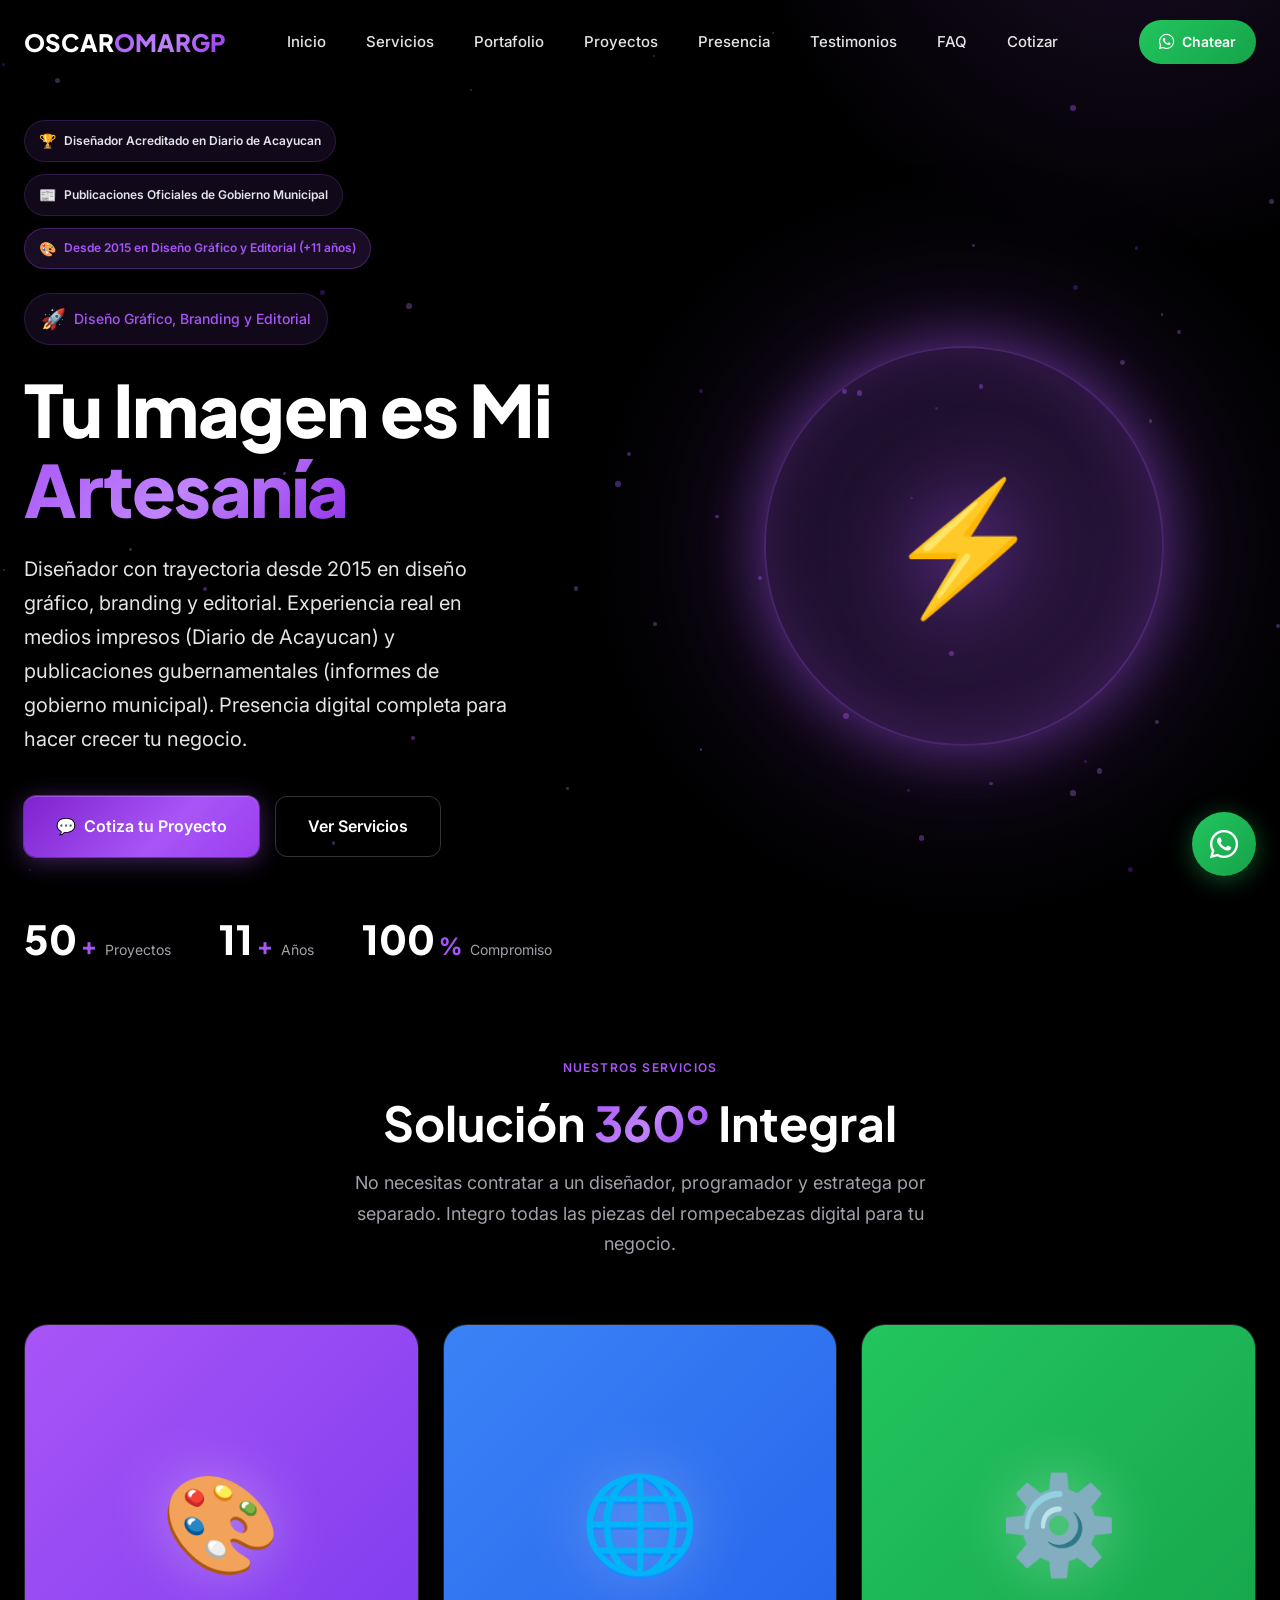
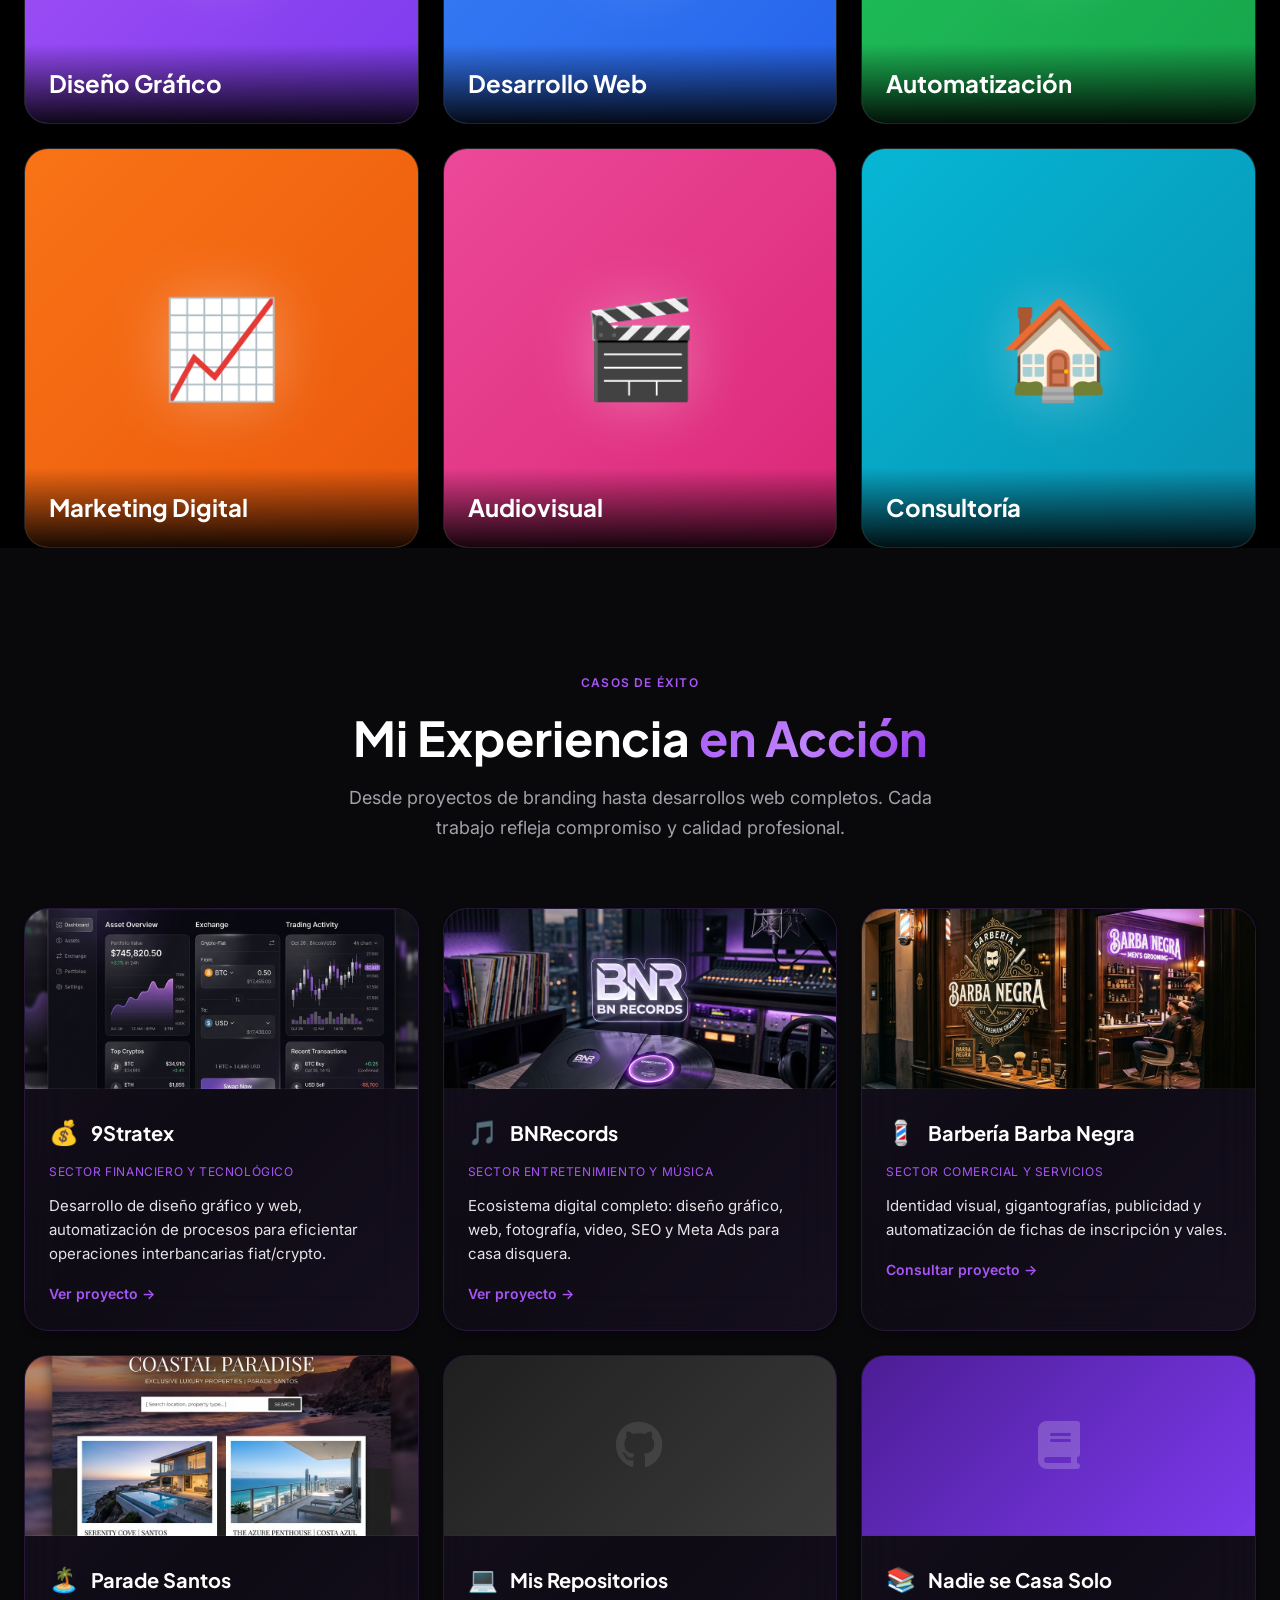
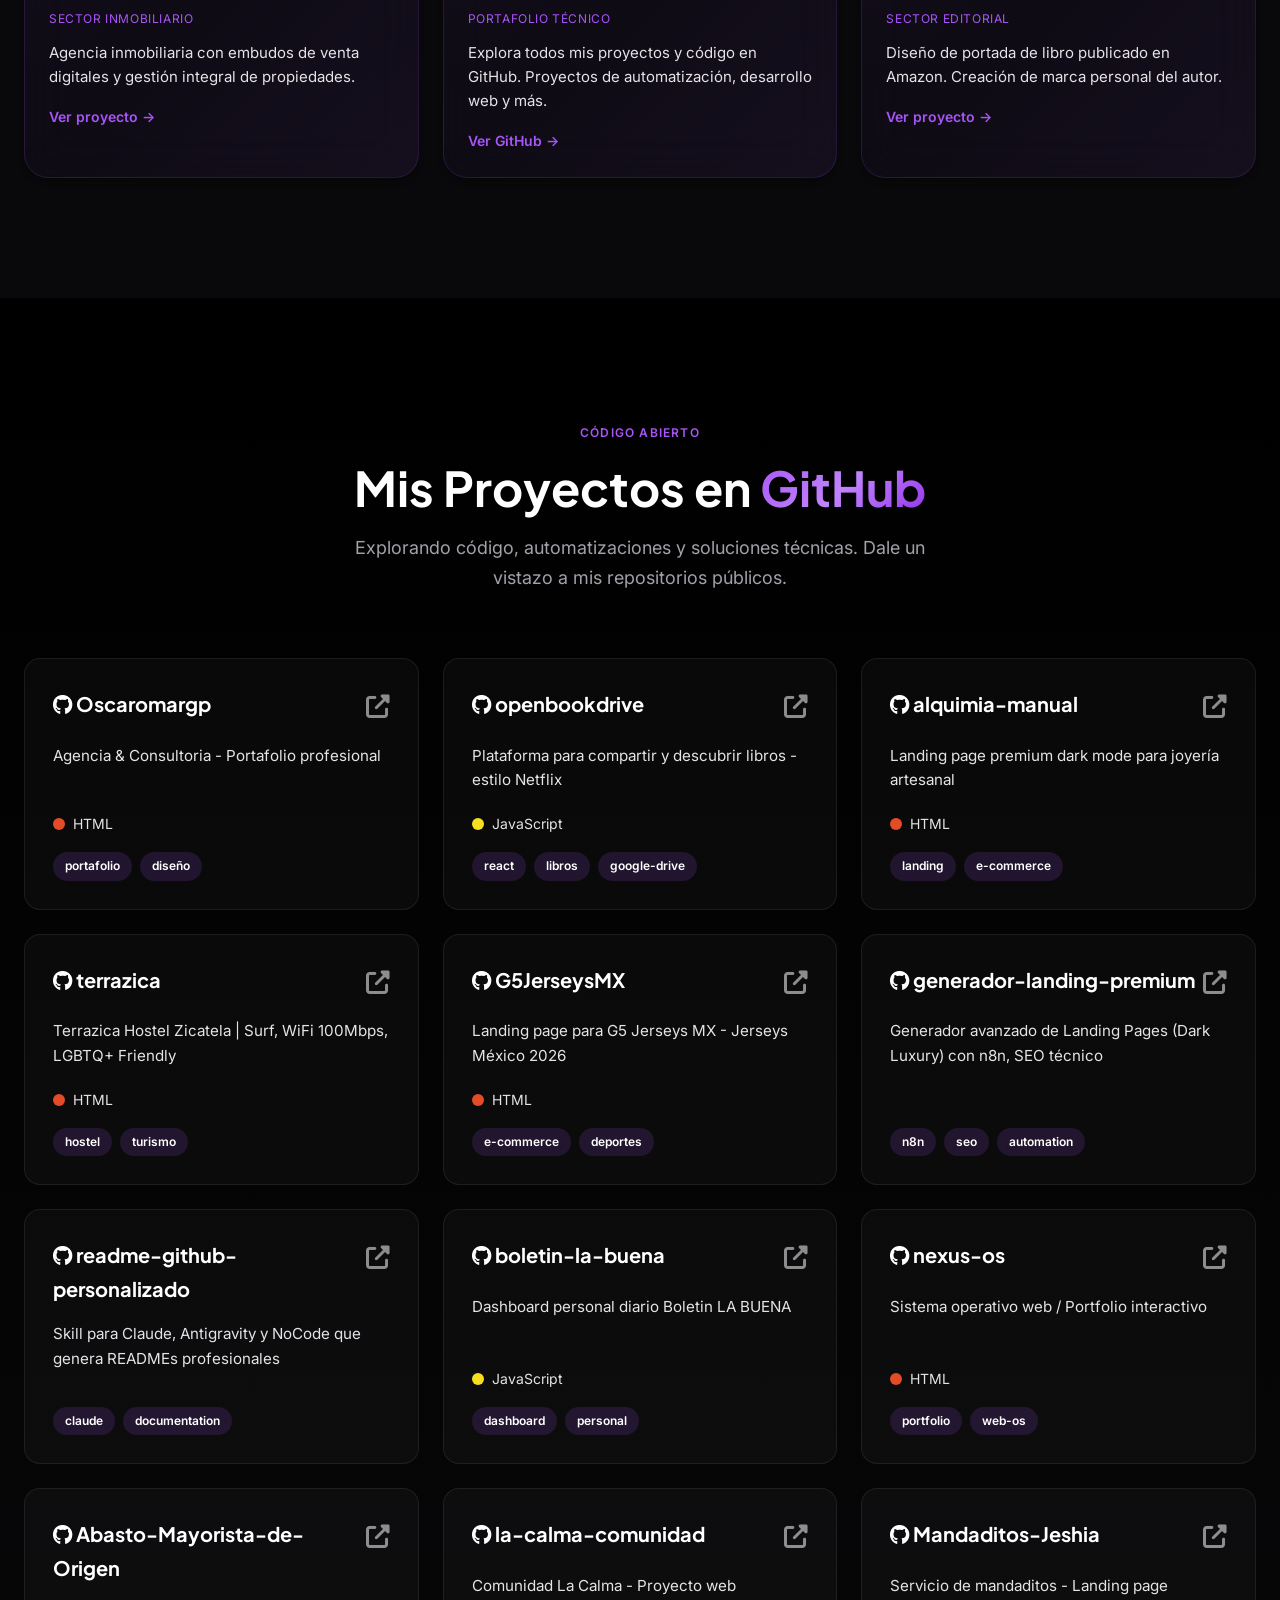
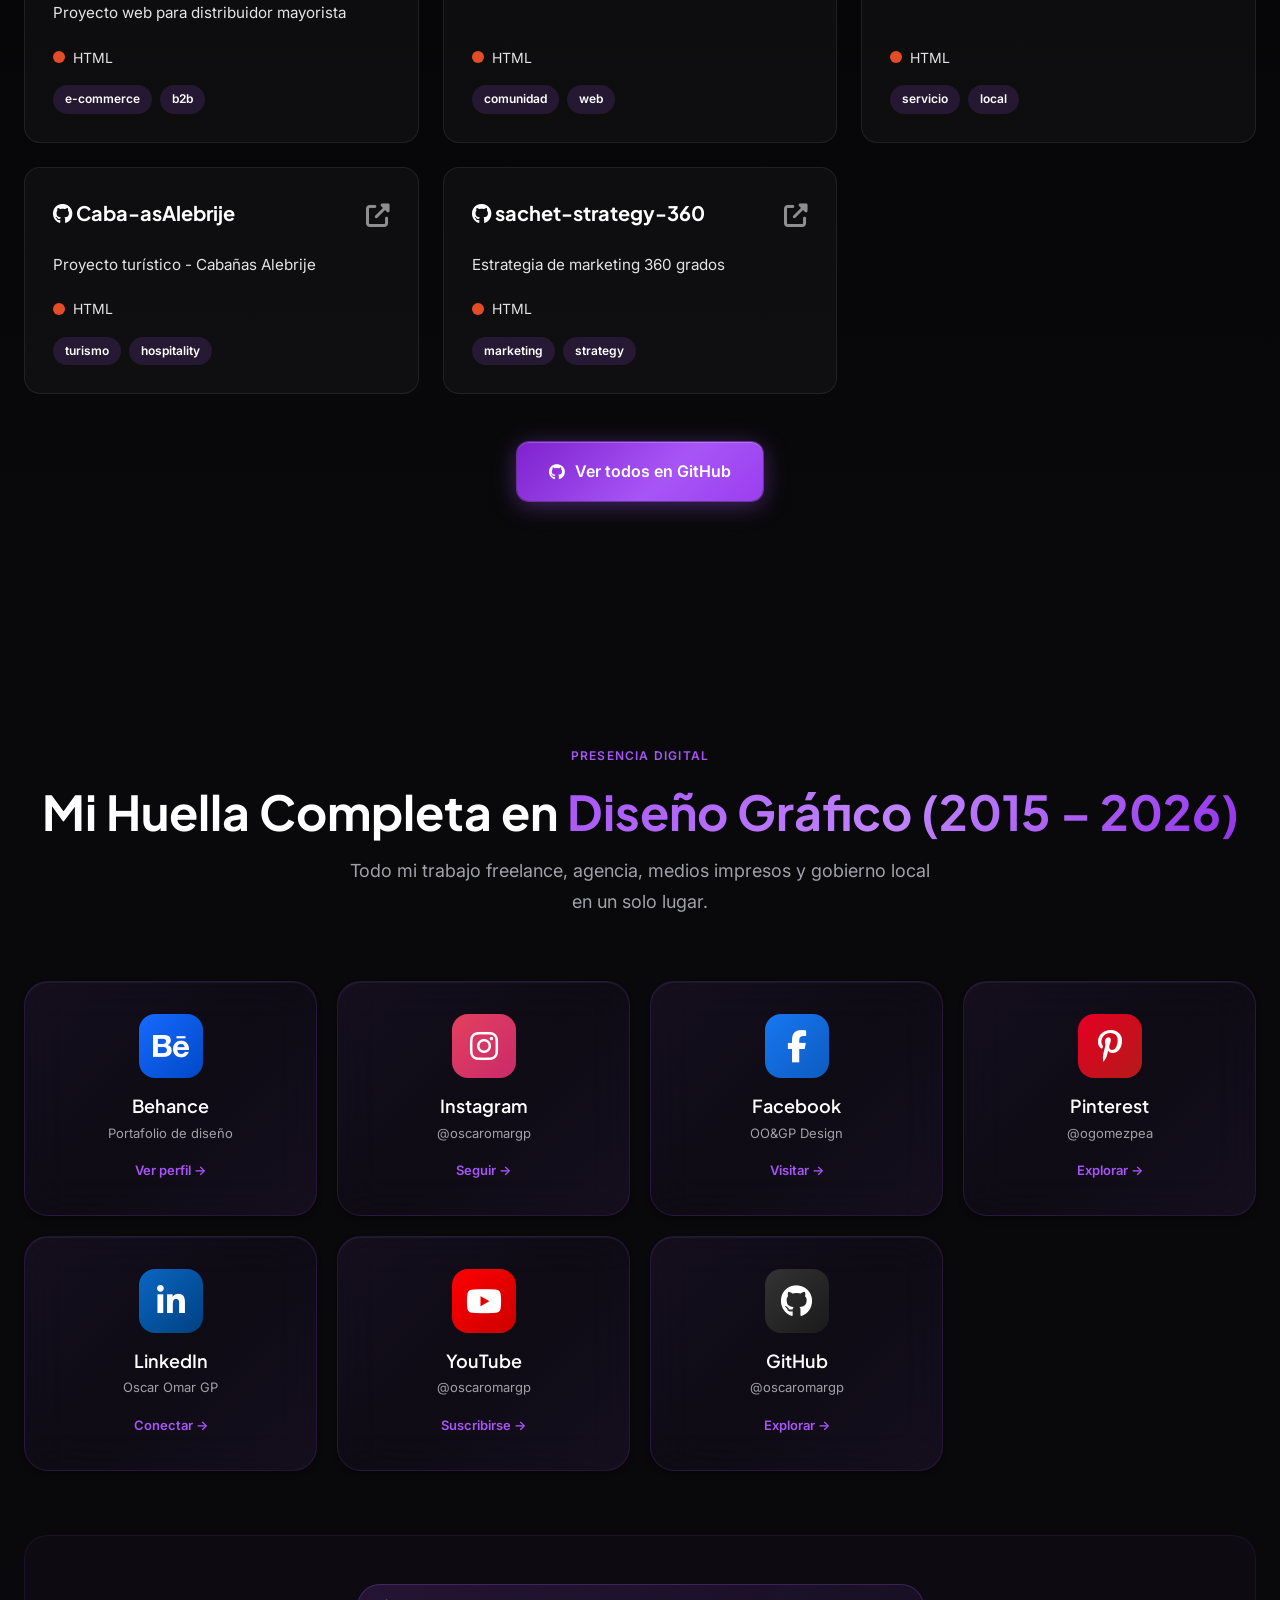
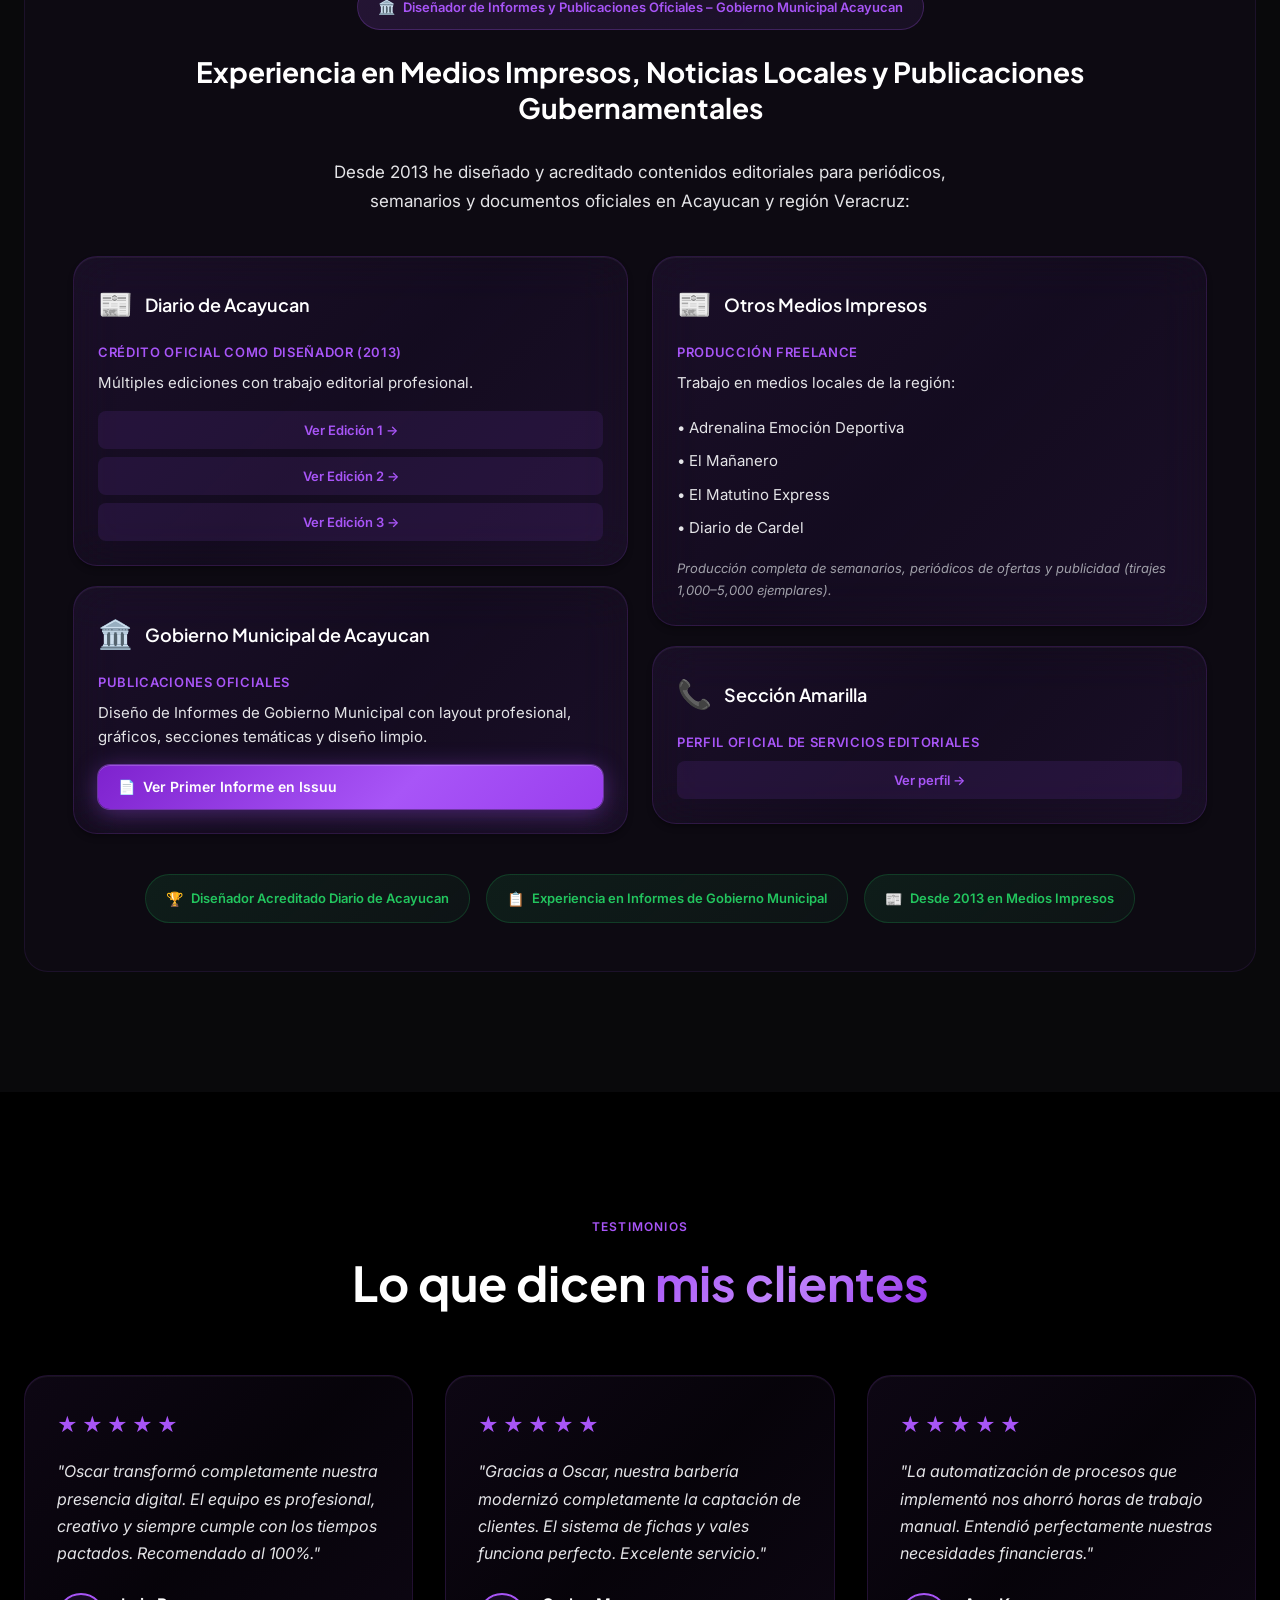
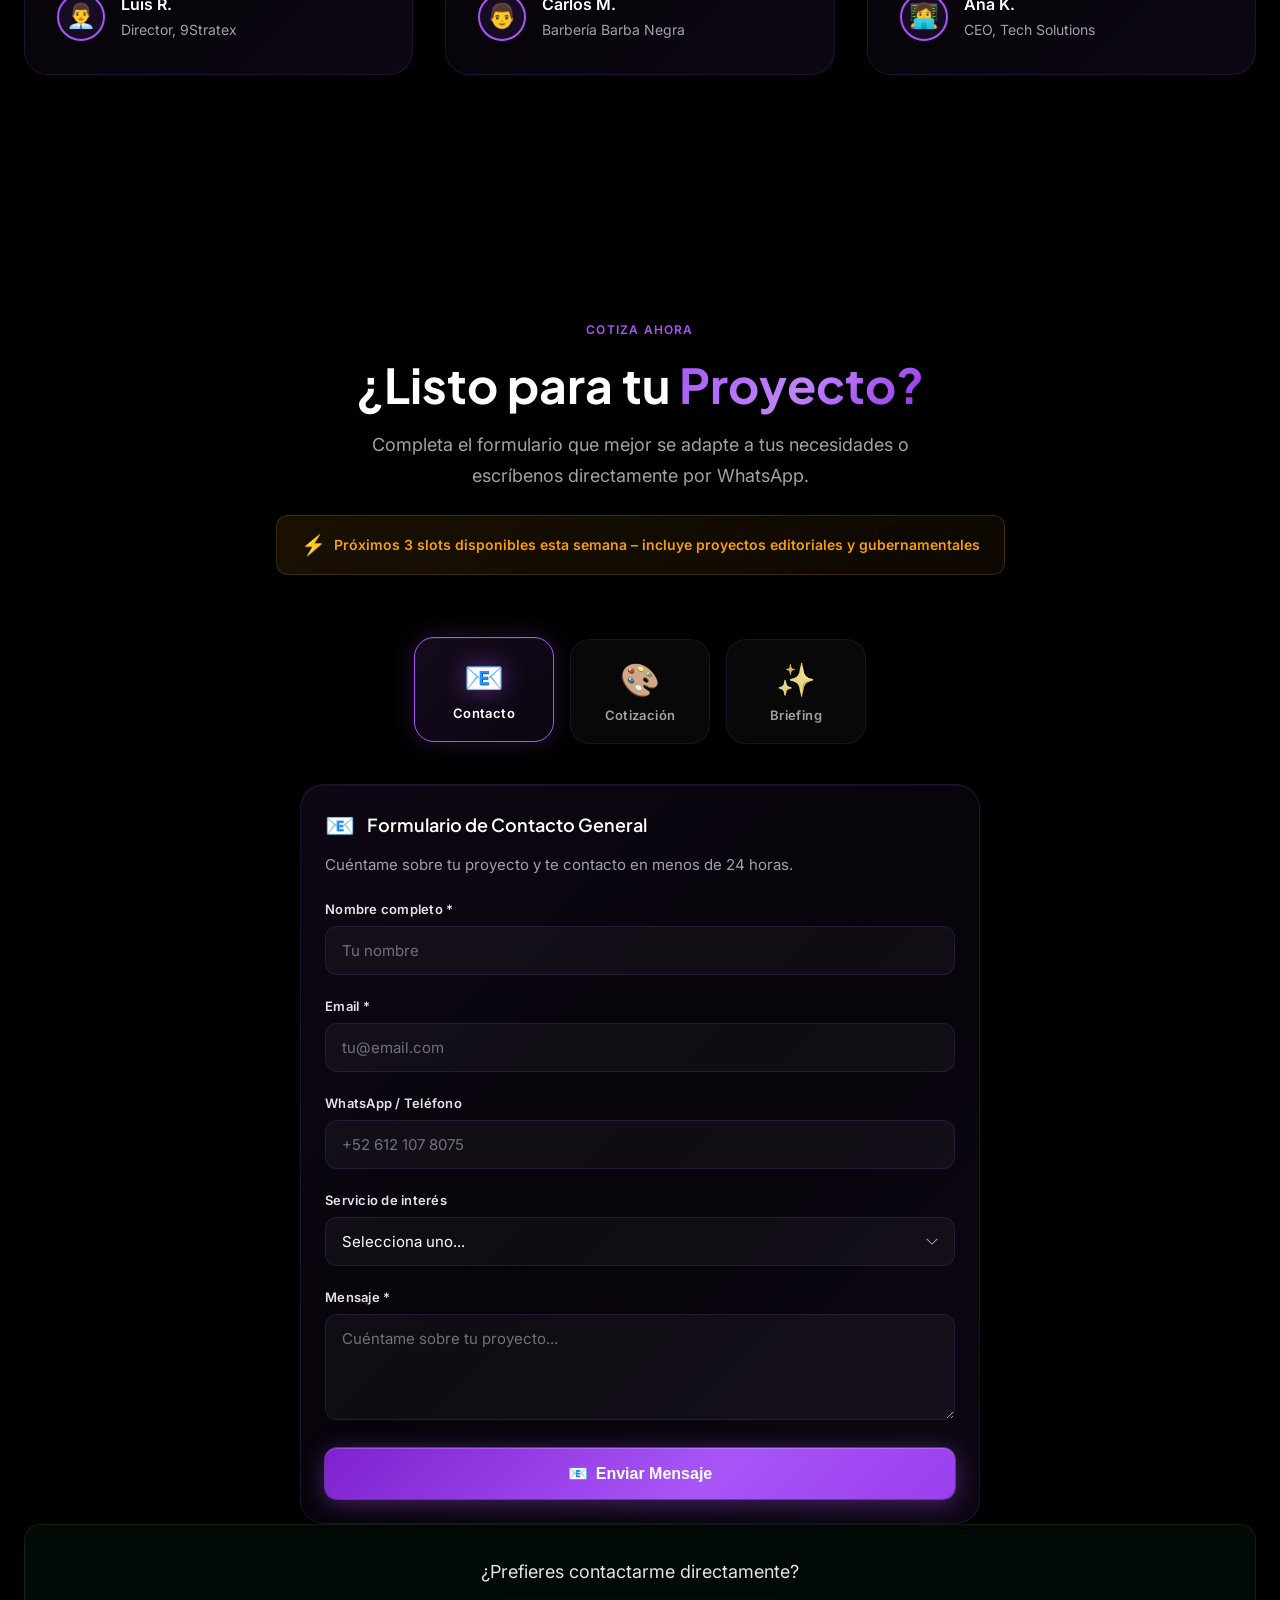
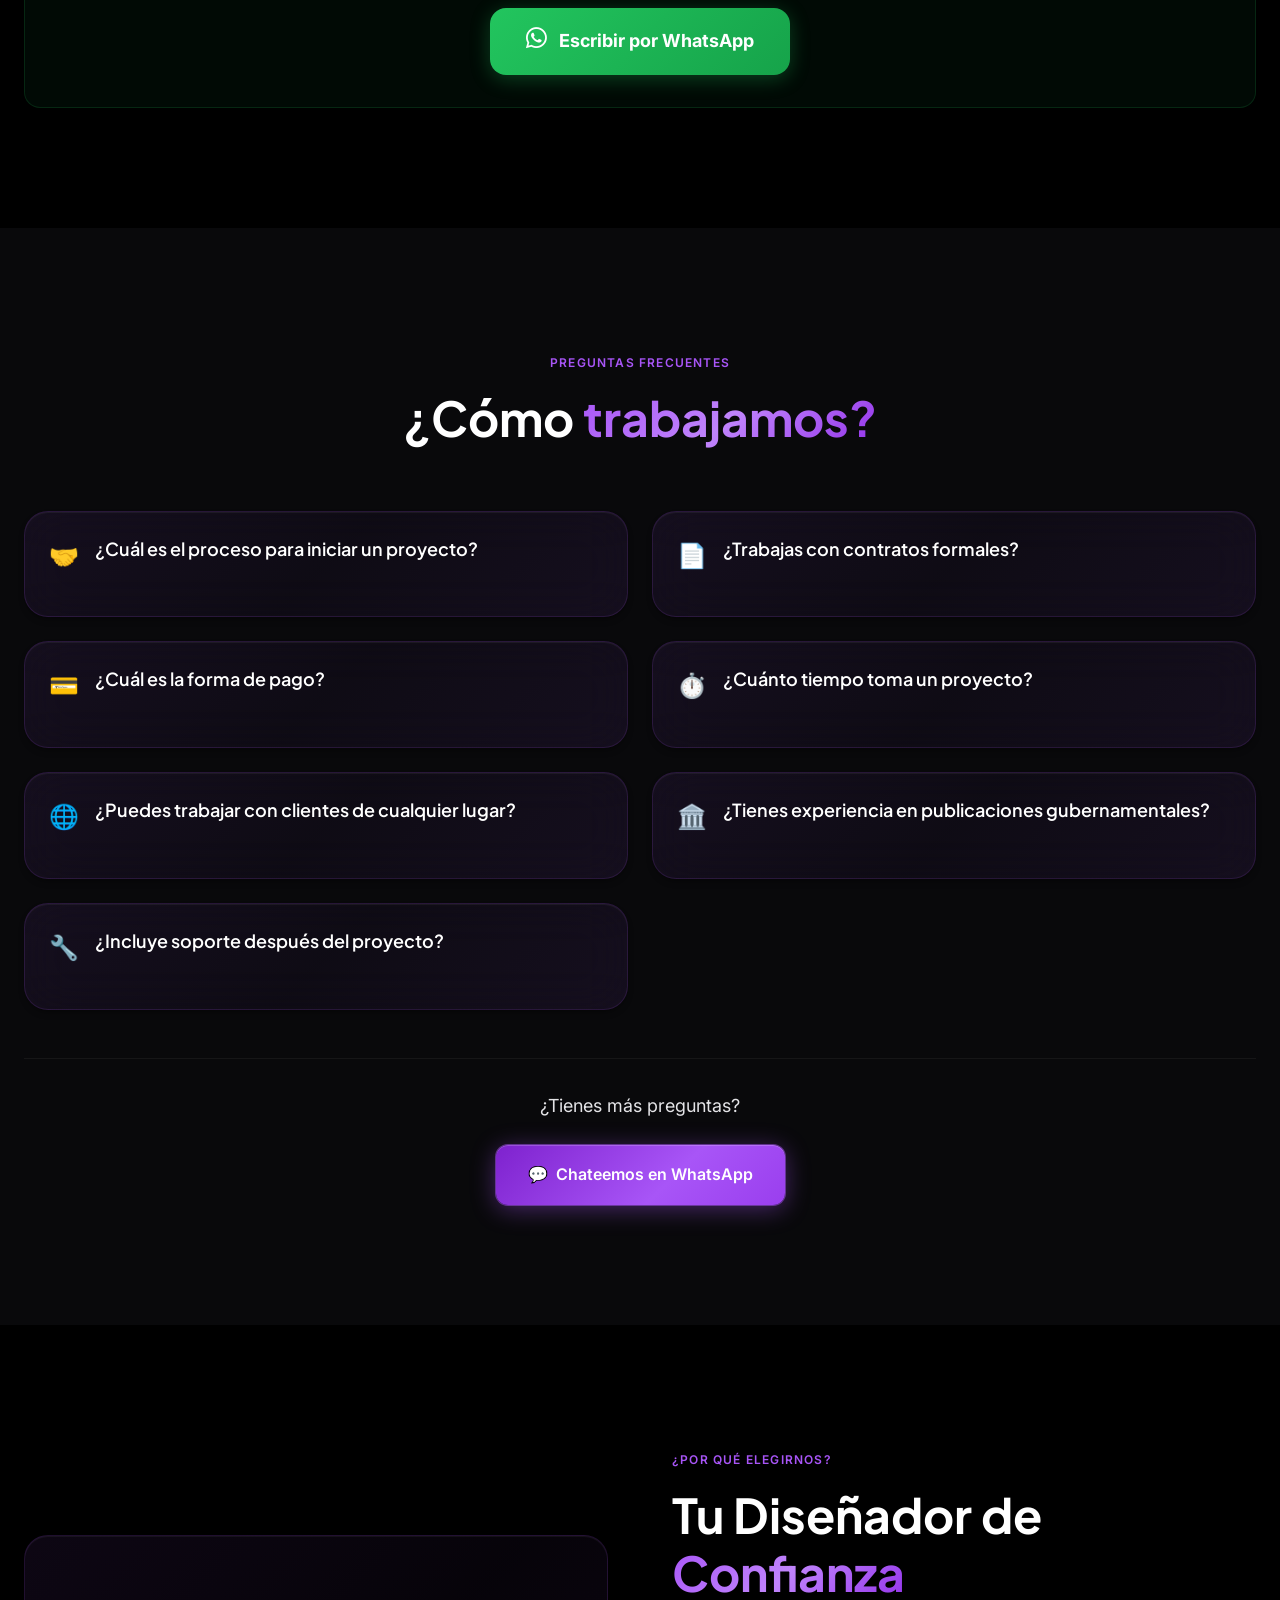
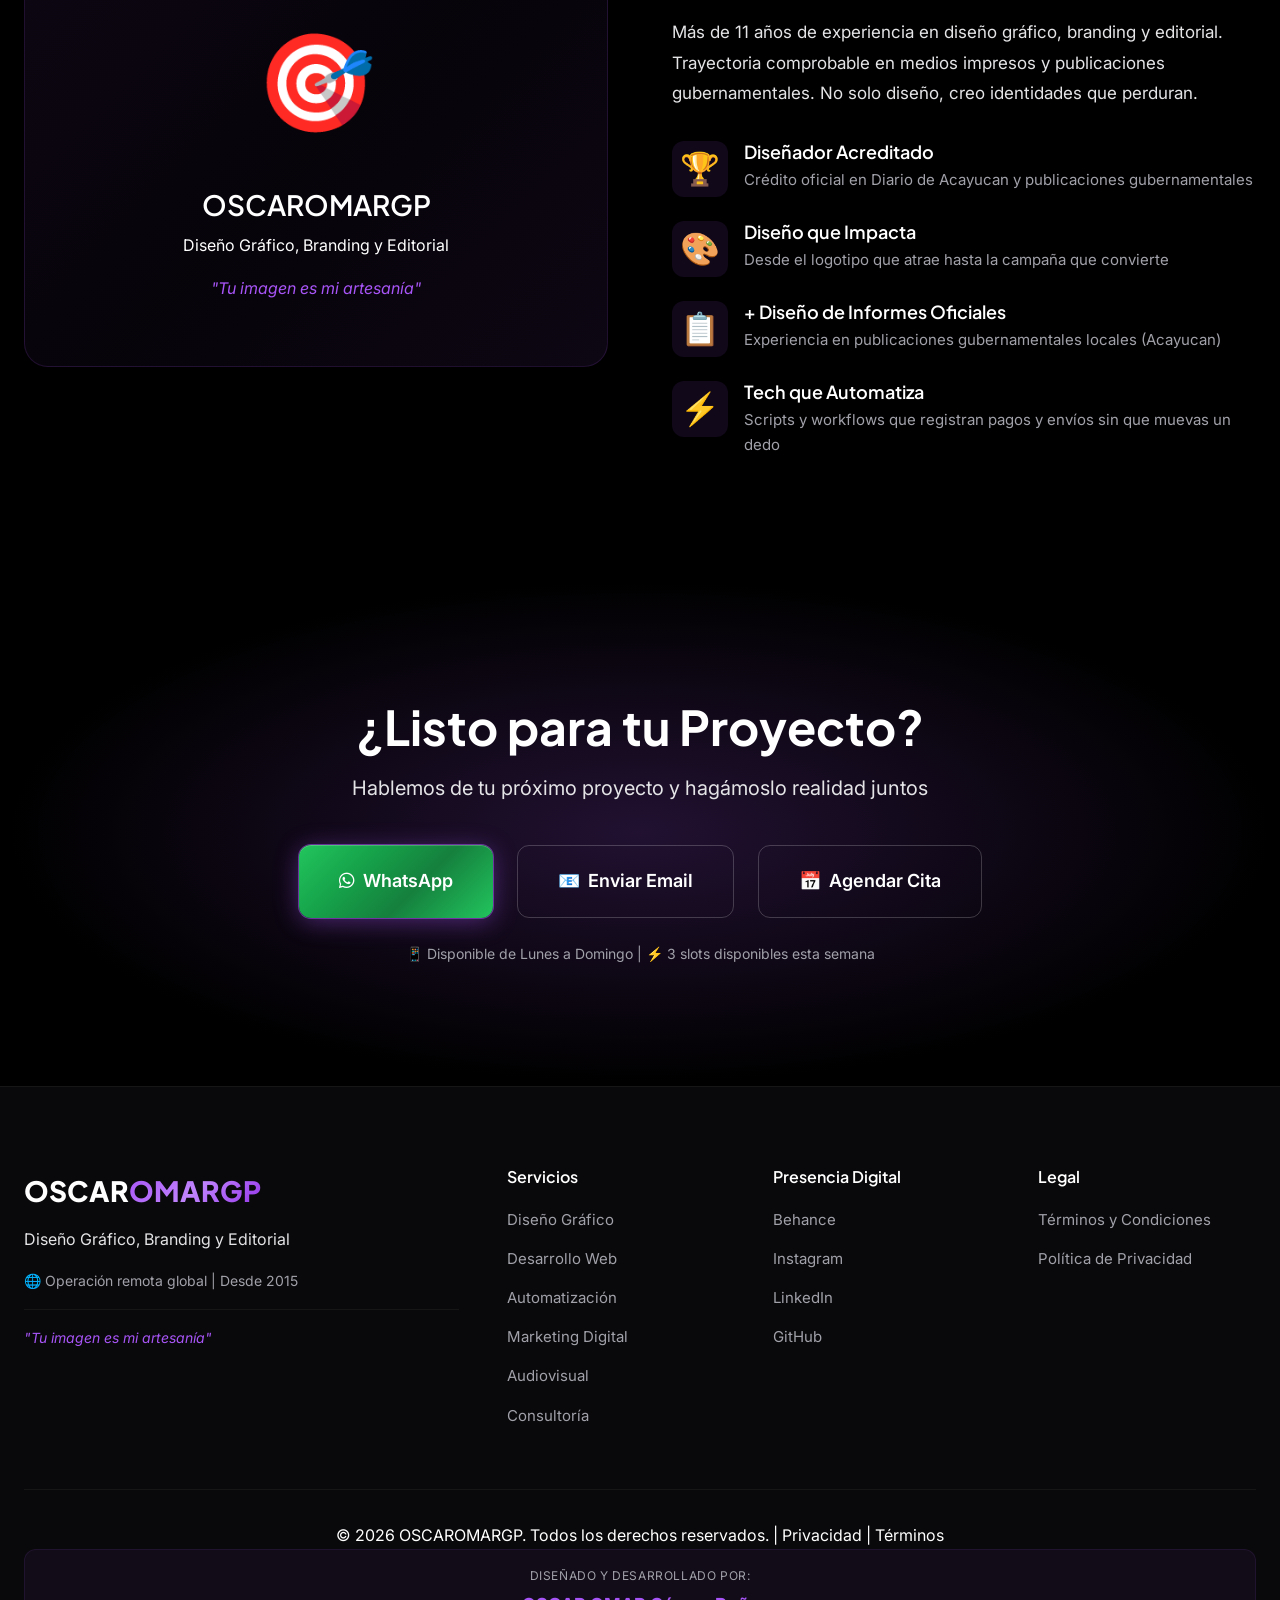
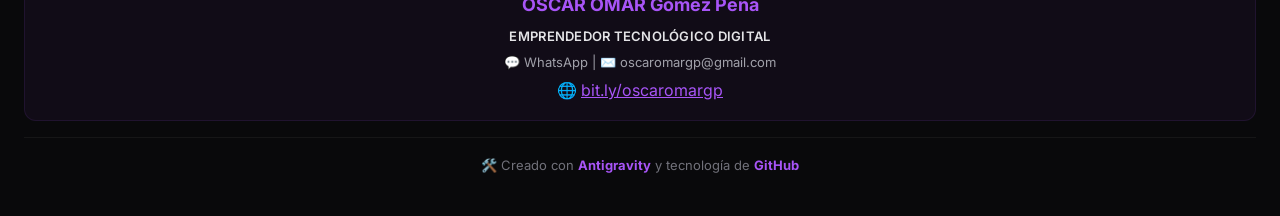
<file: index.html>
<!DOCTYPE html>
<html lang="es">
<head>
    <meta charset="UTF-8">
    <meta name="viewport" content="width=device-width, initial-scale=1.0">
    <title>OSCAROMARGP | Diseño Gráfico, Branding y Editorial (Desde 2015) v4.3.0</title>
    <meta name="theme-color" content="#A855F7">
    <meta name="description" content="Diseñador gráfico profesional desde 2015. Especialista en branding, diseño editorial, medios impresos y publicaciones gubernamentales. Nueva versión 4.3.0 con portafolio premium.">
    <meta name="keywords" content="diseño gráfico, branding, editorial, Diario de Acayucan, informes de gobierno, Acayucan, identidad visual, logotipo">
    <meta name="author" content="Oscar Omar Gómez Peña">
    <meta name="robots" content="index, follow">
    <link rel="canonical" href="https://oscaromargp.github.io/Oscaromargp/">
    
    <!-- Open Graph -->
    <meta property="og:type" content="website">
    <meta property="og:url" content="https://oscaromargp.github.io/Oscaromargp/">
    <meta property="og:title" content="OSCAROMARGP | Diseño Gráfico Profesional desde 2015">
    <meta property="og:description" content="Diseñador acreditado en Diario de Acayucan. Experiencia en medios impresos, branding y publicaciones gubernamentales.">
    <meta property="og:image" content="images/og-image.png">
    <meta property="og:locale" content="es_MX">
    
    <!-- Twitter Cards -->
    <meta property="twitter:card" content="summary_large_image">
    <meta property="twitter:url" content="https://oscaromargp.github.io/Oscaromargp/">
    <meta property="twitter:title" content="OSCAROMARGP | Diseño Gráfico Profesional">
    <meta property="twitter:description" content="Diseñador acreditado en Diario de Acayucan. Diseño editorial, branding y presencia digital.">
    <meta property="twitter:image" content="images/og-image.png">
    
    <!-- Fonts -->
    <link rel="preconnect" href="https://fonts.googleapis.com">
    <link rel="preconnect" href="https://fonts.gstatic.com" crossorigin>
    <link href="https://fonts.googleapis.com/css2?family=Plus+Jakarta+Sans:wght@400;500;600;700;800&family=Inter:wght@400;500;600&display=swap" rel="stylesheet">
    <link rel="icon" type="image/png" sizes="192x192" href="images/logo.png">
    <link rel="apple-touch-icon" href="images/logo.png">
    <link rel="stylesheet" href="https://cdnjs.cloudflare.com/ajax/libs/font-awesome/6.4.0/css/all.min.css">
    
    <!-- Styles -->
    <link rel="stylesheet" href="styles.css">
</head>
<body>
    <!-- Particles Background -->
    <div class="particles-container" id="particles"></div>
    
    <!-- Navbar -->
    <nav class="navbar" id="navbar">
        <div class="nav-container">
            <a href="index.html" class="nav-logo">
                <span class="logo-text">OSCAR<span class="gradient-text">OMARGP</span></span>
            </a>
            <ul class="nav-links" id="navLinks">
                <li><a href="#hero" class="nav-link">Inicio</a></li>
                <li><a href="#servicios" class="nav-link">Servicios</a></li>
                <li><a href="#casos" class="nav-link">Portafolio</a></li>
                <li><a href="#proyectos" class="nav-link">Proyectos</a></li>
                <li><a href="#presencia" class="nav-link">Presencia</a></li>
                <li><a href="#testimonios" class="nav-link">Testimonios</a></li>
                <li><a href="#faq" class="nav-link">FAQ</a></li>
                <li><a href="#cotiza" class="nav-link">Cotizar</a></li>
            </ul>
            <a href="https://wa.me/526121078075" target="_blank" class="btn-whatsapp-nav">
                <i class="fab fa-whatsapp"></i> Chatear
            </a>
            <button class="mobile-menu-toggle" id="mobileToggle" aria-label="Menú">
                <span></span>
                <span></span>
                <span></span>
            </button>
        </div>
    </nav>

    <!-- Hero Section -->
    <section class="hero" id="hero">
        <div class="hero-bg-gradient"></div>
        <div class="hero-container">
            <div class="hero-content">
                <div class="hero-badges">
                    <span class="hero-badge">
                        <span class="badge-icon">🏆</span>
                        Diseñador Acreditado en Diario de Acayucan
                    </span>
                    <span class="hero-badge">
                        <span class="badge-icon">📰</span>
                        Publicaciones Oficiales de Gobierno Municipal
                    </span>
                    <span class="hero-badge hero-badge-accent">
                        <span class="badge-icon">🎨</span>
                        Desde 2015 en Diseño Gráfico y Editorial (+11 años)
                    </span>
                </div>
                <span class="hero-label">
                    <span class="hero-icon">🚀</span>
                    Diseño Gráfico, Branding y Editorial
                </span>
                <h1 class="hero-title">
                    Tu Imagen es Mi <span class="gradient-text">Artesanía</span>
                </h1>
                <p class="hero-subtitle">
                    Diseñador con trayectoria desde 2015 en diseño gráfico, branding y editorial. Experiencia real en medios impresos (Diario de Acayucan) y publicaciones gubernamentales (informes de gobierno municipal). Presencia digital completa para hacer crecer tu negocio.
                </p>
                <div class="hero-buttons">
                    <a href="#cotiza" class="btn-primary">
                        <span class="btn-icon">💬</span>
                        Cotiza tu Proyecto
                    </a>
                    <a href="#servicios" class="btn-secondary">
                        Ver Servicios
                    </a>
                </div>
                <div class="hero-stats">
                    <div class="stat-item">
                        <span class="stat-number" data-target="50">0</span>
                        <span class="stat-suffix">+</span>
                        <span class="stat-label">Proyectos</span>
                    </div>
                    <div class="stat-item">
                        <span class="stat-number" data-target="11">0</span>
                        <span class="stat-suffix">+</span>
                        <span class="stat-label">Años</span>
                    </div>
                    <div class="stat-item">
                        <span class="stat-number" data-target="100">0</span>
                        <span class="stat-suffix">%</span>
                        <span class="stat-label">Compromiso</span>
                    </div>
                </div>
            </div>
            <div class="hero-visual">
                <div class="hero-sphere">
                    <div class="sphere-inner">
                        <div class="sphere-glow"></div>
                        <div class="sphere-icon">⚡</div>
                    </div>
                </div>
            </div>
        </div>
    </section>

    <!-- Servicios Section -->
    <section class="servicios" id="servicios">
        <div class="container">
            <div class="section-header">
                <span class="section-label">Nuestros Servicios</span>
                <h2 class="section-title">Solución <span class="gradient-text">360º</span> Integral</h2>
                <p class="section-subtitle">
                    No necesitas contratar a un diseñador, programador y estratega por separado. Integro todas las piezas del rompecabezas digital para tu negocio.
                </p>
            </div>
            <div class="services-grid">
                <!-- Servicio 1: Diseño Gráfico -->
                <a href="servicios/diseno-grafico.html" class="service-card-link">
                <div class="service-card-flip">
                    <div class="service-card-inner">
                        <div class="service-card-front">
                            <div class="service-placeholder" style="background: linear-gradient(135deg, #A855F7 0%, #7C3AED 100%);">
                                <span class="placeholder-icon">🎨</span>
                            </div>
                            <div class="service-overlay">
                                <h3 class="service-title-front">Diseño Gráfico</h3>
                            </div>
                        </div>
                        <div class="service-card-back glass-card">
                            <div class="service-icon">🎨</div>
                            <h3 class="service-title-back">Diseño Gráfico y Branding</h3>
                            <p class="service-description">Creación de identidades visuales, logotipos, manuales de marca, material publicitario y modelado 3D.</p>
                            <div class="service-features">
                                <span class="feature-tag">Identidad</span>
                                <span class="feature-tag">Branding</span>
                                <span class="feature-tag">3D</span>
                            </div>
                            <span class="service-cta-link">Ver más →</span>
                        </div>
                    </div>
                </div>
                </a>

                <!-- Servicio 2: Desarrollo Web -->
                <a href="servicios/desarrollo-web.html" class="service-card-link">
                <div class="service-card-flip">
                    <div class="service-card-inner">
                        <div class="service-card-front">
                            <div class="service-placeholder" style="background: linear-gradient(135deg, #3B82F6 0%, #2563EB 100%);">
                                <span class="placeholder-icon">🌐</span>
                            </div>
                            <div class="service-overlay">
                                <h3 class="service-title-front">Desarrollo Web</h3>
                            </div>
                        </div>
                        <div class="service-card-back glass-card">
                            <div class="service-icon">🌐</div>
                            <h3 class="service-title-back">Desarrollo y Arquitectura Web</h3>
                            <p class="service-description">Landing pages de alta conversión, tiendas en línea, gestión de hosting y optimizaciones.</p>
                            <div class="service-features">
                                <span class="feature-tag">WordPress</span>
                                <span class="feature-tag">E-commerce</span>
                                <span class="feature-tag">SEO</span>
                            </div>
                            <span class="service-cta-link">Ver más →</span>
                        </div>
                    </div>
                </div>
                </a>

                <!-- Servicio 3: Automatización -->
                <a href="servicios/automatizacion.html" class="service-card-link">
                <div class="service-card-flip">
                    <div class="service-card-inner">
                        <div class="service-card-front">
                            <div class="service-placeholder" style="background: linear-gradient(135deg, #22C55E 0%, #16A34A 100%);">
                                <span class="placeholder-icon">⚙️</span>
                            </div>
                            <div class="service-overlay">
                                <h3 class="service-title-front">Automatización</h3>
                            </div>
                        </div>
                        <div class="service-card-back glass-card">
                            <div class="service-icon">⚙️</div>
                            <h3 class="service-title-back">Automatización y Sistematización</h3>
                            <p class="service-description">Scripts Python, Google Apps Script, flujos n8n y Antigravity. Elimina tareas manuales.</p>
                            <div class="service-features">
                                <span class="feature-tag">Python</span>
                                <span class="feature-tag">n8n</span>
                                <span class="feature-tag">Workflows</span>
                            </div>
                            <span class="service-cta-link">Ver más →</span>
                        </div>
                    </div>
                </div>
                </a>

                <!-- Servicio 4: Marketing Digital -->
                <a href="servicios/marketing-digital.html" class="service-card-link">
                <div class="service-card-flip">
                    <div class="service-card-inner">
                        <div class="service-card-front">
                            <div class="service-placeholder" style="background: linear-gradient(135deg, #F97316 0%, #EA580C 100%);">
                                <span class="placeholder-icon">📈</span>
                            </div>
                            <div class="service-overlay">
                                <h3 class="service-title-front">Marketing Digital</h3>
                            </div>
                        </div>
                        <div class="service-card-back glass-card">
                            <div class="service-icon">📈</div>
                            <h3 class="service-title-back">Estrategia Digital y Marketing</h3>
                            <p class="service-description">Contenido audiovisual, Meta Ads, SEO orgánico y Community Management.</p>
                            <div class="service-features">
                                <span class="feature-tag">Meta Ads</span>
                                <span class="feature-tag">SEO</span>
                                <span class="feature-tag">Contenido</span>
                            </div>
                            <span class="service-cta-link">Ver más →</span>
                        </div>
                    </div>
                </div>
                </a>

                <!-- Servicio 5: Video y Foto -->
                <a href="servicios/audiovisual.html" class="service-card-link">
                <div class="service-card-flip">
                    <div class="service-card-inner">
                        <div class="service-card-front">
                            <div class="service-placeholder" style="background: linear-gradient(135deg, #EC4899 0%, #DB2777 100%);">
                                <span class="placeholder-icon">🎬</span>
                            </div>
                            <div class="service-overlay">
                                <h3 class="service-title-front">Audiovisual</h3>
                            </div>
                        </div>
                        <div class="service-card-back glass-card">
                            <div class="service-icon">🎬</div>
                            <h3 class="service-title-back">Producción Audiovisual</h3>
                            <p class="service-description">Toma de fotografía, grabación y edición de video para redes sociales y campañas.</p>
                            <div class="service-features">
                                <span class="feature-tag">Foto</span>
                                <span class="feature-tag">Video</span>
                                <span class="feature-tag">Edición</span>
                            </div>
                            <span class="service-cta-link">Ver más →</span>
                        </div>
                    </div>
                </div>
                </a>

                <!-- Servicio 6: Consultoría -->
                <a href="servicios/consultoria.html" class="service-card-link">
                <div class="service-card-flip">
                    <div class="service-card-inner">
                        <div class="service-card-front">
                            <div class="service-placeholder" style="background: linear-gradient(135deg, #06B6D4 0%, #0891B2 100%);">
                                <span class="placeholder-icon">🏠</span>
                            </div>
                            <div class="service-overlay">
                                <h3 class="service-title-front">Consultoría</h3>
                            </div>
                        </div>
                        <div class="service-card-back glass-card">
                            <div class="service-icon">🏠</div>
                            <h3 class="service-title-back">Consultoría y Real Estate</h3>
                            <p class="service-description">Gestión de propiedades, corretaje inmobiliario y asesoría en el sector.</p>
                            <div class="service-features">
                                <span class="feature-tag">Airbnb</span>
                                <span class="feature-tag">Broker</span>
                                <span class="feature-tag">Propiedades</span>
                            </div>
                            <span class="service-cta-link">Ver más →</span>
                        </div>
                    </div>
                </div>
                </a>
            </div>
        </div>
    </section>

    <!-- Casos de Éxito -->
    <section class="casos-exito" id="casos">
        <div class="container">
            <div class="section-header">
                <span class="section-label">Casos de Éxito</span>
                <h2 class="section-title">Mi Experiencia <span class="gradient-text">en Acción</span></h2>
                <p class="section-subtitle">
                    Desde proyectos de branding hasta desarrollos web completos. Cada trabajo refleja compromiso y calidad profesional.
                </p>
            </div>
            <div class="casos-grid">
                <div class="caso-card glass-card">
                    <div class="caso-image" style="background-image: url('images/9stratex.png')"></div>
                    <div class="caso-content">
                        <div class="caso-header">
                            <span class="caso-icon">💰</span>
                            <h3>9Stratex</h3>
                        </div>
                        <p class="caso-sector">Sector Financiero y Tecnológico</p>
                        <p class="caso-desc">Desarrollo de diseño gráfico y web, automatización de procesos para eficientar operaciones interbancarias fiat/crypto.</p>
                        <a href="https://9stratex.com/" target="_blank" class="caso-link">Ver proyecto →</a>
                    </div>
                </div>
                <div class="caso-card glass-card">
                    <div class="caso-image" style="background-image: url('images/bnrecords.png')"></div>
                    <div class="caso-content">
                        <div class="caso-header">
                            <span class="caso-icon">🎵</span>
                            <h3>BNRecords</h3>
                        </div>
                        <p class="caso-sector">Sector Entretenimiento y Música</p>
                        <p class="caso-desc">Ecosistema digital completo: diseño gráfico, web, fotografía, video, SEO y Meta Ads para casa disquera.</p>
                        <a href="https://bnrecords.com.mx/" target="_blank" class="caso-link">Ver proyecto →</a>
                    </div>
                </div>
                <div class="caso-card glass-card">
                    <div class="caso-image" style="background-image: url('images/barbanegra.png')"></div>
                    <div class="caso-content">
                        <div class="caso-header">
                            <span class="caso-icon">💈</span>
                            <h3>Barbería Barba Negra</h3>
                        </div>
                        <p class="caso-sector">Sector Comercial y Servicios</p>
                        <p class="caso-desc">Identidad visual, gigantografías, publicidad y automatización de fichas de inscripción y vales.</p>
                        <a href="https://wa.me/526121078075?text=Hola%20Oscar%2C%20me%20interesa%20ver%20el%20proyecto%20de%20Barber%C3%ADa%20Barba%20Negra" target="_blank" class="caso-link">Consultar proyecto →</a>
                    </div>
                </div>
                <div class="caso-card glass-card">
                    <div class="caso-image" style="background-image: url('images/pardesantos.png')"></div>
                    <div class="caso-content">
                        <div class="caso-header">
                            <span class="caso-icon">🏝️</span>
                            <h3>Parade Santos</h3>
                        </div>
                        <p class="caso-sector">Sector Inmobiliario</p>
                        <p class="caso-desc">Agencia inmobiliaria con embudos de venta digitales y gestión integral de propiedades.</p>
                        <a href="https://pardesantos.mx/" target="_blank" class="caso-link">Ver proyecto →</a>
                    </div>
                </div>
                <div class="caso-card glass-card">
                    <div class="caso-image" style="background: linear-gradient(135deg, #1f1f1f 0%, #3a3a3a 100%); display: flex; align-items: center; justify-content: center; color: rgba(255,255,255,0.1); font-size: 3rem;">
                        <i class="fab fa-github"></i>
                    </div>
                    <div class="caso-content">
                        <div class="caso-header">
                            <span class="caso-icon">💻</span>
                            <h3>Mis Repositorios</h3>
                        </div>
                        <p class="caso-sector">Portafolio Técnico</p>
                        <p class="caso-desc">Explora todos mis proyectos y código en GitHub. Proyectos de automatización, desarrollo web y más.</p>
                        <a href="https://github.com/oscaromargp" target="_blank" class="caso-link">Ver GitHub →</a>
                    </div>
                </div>
                <div class="caso-card glass-card">
                    <div class="caso-image" style="background: linear-gradient(135deg, #4c1d95 0%, #7c3aed 100%); display: flex; align-items: center; justify-content: center; color: rgba(255,255,255,0.2); font-size: 3rem;">
                        <i class="fas fa-book"></i>
                    </div>
                    <div class="caso-content">
                        <div class="caso-header">
                            <span class="caso-icon">📚</span>
                            <h3>Nadie se Casa Solo</h3>
                        </div>
                        <p class="caso-sector">Sector Editorial</p>
                        <p class="caso-desc">Diseño de portada de libro publicado en Amazon. Creación de marca personal del autor.</p>
                        <a href="https://www.amazon.in/Nadie-se-casa-sobrio-Spanish-ebook/dp/B0FC8ZBFKB" target="_blank" class="caso-link">Ver proyecto →</a>
                    </div>
                </div>
            </div>
        </div>
    </section>

    <!-- Mis Proyectos Técnicos -->
    <section class="proyectos-tecnicos" id="proyectos">
        <div class="container">
            <div class="section-header">
                <span class="section-label">Código Abierto</span>
                <h2 class="section-title">Mis Proyectos en <span class="gradient-text">GitHub</span></h2>
                <p class="section-subtitle">
                    Explorando código, automatizaciones y soluciones técnicas. Dale un vistazo a mis repositorios públicos.
                </p>
            </div>
            <div class="proyectos-grid" id="proyectosGrid">
                <!-- Cards injected via JavaScript -->
            </div>
            <div class="proyectos-cta">
                <a href="https://github.com/oscaromargp" target="_blank" class="btn-primary">
                    <i class="fab fa-github"></i> Ver todos en GitHub
                </a>
            </div>
        </div>
    </section>

    <!-- Presencia Digital Completa -->
    <section class="presencia-digital" id="presencia">
        <div class="container">
            <div class="section-header">
                <span class="section-label">Presencia Digital</span>
                <h2 class="section-title">Mi Huella Completa en <span class="gradient-text">Diseño Gráfico (2015 – 2026)</span></h2>
                <p class="section-subtitle">
                    Todo mi trabajo freelance, agencia, medios impresos y gobierno local en un solo lugar.
                </p>
            </div>
            
            <!-- Grid de Enlaces -->
            <div class="presencia-grid">
                <a href="https://www.behance.net/oscaromarg350c" target="_blank" class="presencia-card glass-card">
                    <div class="presencia-icon" style="background: linear-gradient(135deg, #1769FF 0%, #0049C6 100%);">
                        <i class="fab fa-behance"></i>
                    </div>
                    <h3>Behance</h3>
                    <p>Portafolio de diseño</p>
                    <span class="presencia-link">Ver perfil →</span>
                </a>
                <a href="https://www.instagram.com/oscaromargp/" target="_blank" class="presencia-card glass-card">
                    <div class="presencia-icon" style="background: linear-gradient(135deg, #E4405F 0%, #C92A6A 100%);">
                        <i class="fab fa-instagram"></i>
                    </div>
                    <h3>Instagram</h3>
                    <p>@oscaromargp</p>
                    <span class="presencia-link">Seguir →</span>
                </a>
                <a href="https://www.facebook.com/oogpDesing/" target="_blank" class="presencia-card glass-card">
                    <div class="presencia-icon" style="background: linear-gradient(135deg, #1877F2 0%, #0D5BC0 100%);">
                        <i class="fab fa-facebook-f"></i>
                    </div>
                    <h3>Facebook</h3>
                    <p>OO&GP Design</p>
                    <span class="presencia-link">Visitar →</span>
                </a>
                <a href="https://mx.pinterest.com/ogomezpea/" target="_blank" class="presencia-card glass-card">
                    <div class="presencia-icon" style="background: linear-gradient(135deg, #E60023 0%, #B31A1A 100%);">
                        <i class="fab fa-pinterest-p"></i>
                    </div>
                    <h3>Pinterest</h3>
                    <p>@ogomezpea</p>
                    <span class="presencia-link">Explorar →</span>
                </a>
                <a href="https://mx.linkedin.com/in/oscaromargp" target="_blank" class="presencia-card glass-card">
                    <div class="presencia-icon" style="background: linear-gradient(135deg, #0A66C2 0%, #004182 100%);">
                        <i class="fab fa-linkedin-in"></i>
                    </div>
                    <h3>LinkedIn</h3>
                    <p>Oscar Omar GP</p>
                    <span class="presencia-link">Conectar →</span>
                </a>
                <a href="https://www.youtube.com/@oscaromargp" target="_blank" class="presencia-card glass-card">
                    <div class="presencia-icon" style="background: linear-gradient(135deg, #FF0000 0%, #CC0000 100%);">
                        <i class="fab fa-youtube"></i>
                    </div>
                    <h3>YouTube</h3>
                    <p>@oscaromargp</p>
                    <span class="presencia-link">Suscribirse →</span>
                </a>
                <a href="https://github.com/oscaromargp" target="_blank" class="presencia-card glass-card">
                    <div class="presencia-icon" style="background: linear-gradient(135deg, #333 0%, #1a1a1a 100%);">
                        <i class="fab fa-github"></i>
                    </div>
                    <h3>GitHub</h3>
                    <p>@oscaromargp</p>
                    <span class="presencia-link">Explorar →</span>
                </a>
            </div>

            <!-- Sub-sección: Experiencia en Medios Impresos y Gobierno -->
            <div class="medios-gobierno">
                <div class="section-header-mini">
                    <span class="section-badge">
                        <span class="badge-icon">🏛️</span>
                        Diseñador de Informes y Publicaciones Oficiales – Gobierno Municipal Acayucan
                    </span>
                    <h3 class="subsection-title">Experiencia en Medios Impresos, Noticias Locales y Publicaciones Gubernamentales</h3>
                </div>
                
                <p class="medios-intro">
                    Desde 2013 he diseñado y acreditado contenidos editoriales para periódicos, semanarios y documentos oficiales en Acayucan y región Veracruz:
                </p>

                <div class="medios-content">
                    <div class="medios-column">
                        <div class="medio-item glass-card">
                            <div class="medio-header">
                                <span class="medio-icon">📰</span>
                                <h4>Diario de Acayucan</h4>
                            </div>
                            <p class="medio-periodo">Crédito oficial como diseñador (2013)</p>
                            <p class="medio-desc">Múltiples ediciones con trabajo editorial profesional.</p>
                            <div class="medio-links">
                                <a href="https://www.yumpu.com/es/document/view/14797558/record-v-i-d-a-diario-de-acayucan" target="_blank" class="medio-link">Ver Edición 1 →</a>
                                <a href="https://www.yumpu.com/es/document/view/14138981/sigue-la-bronca-diario-de-acayucan" target="_blank" class="medio-link">Ver Edición 2 →</a>
                                <a href="https://www.yumpu.com/es/document/view/14616098/ya-murio-a-desplumar-gallos-diario-de-acayucan" target="_blank" class="medio-link">Ver Edición 3 →</a>
                            </div>
                        </div>

                        <div class="medio-item glass-card">
                            <div class="medio-header">
                                <span class="medio-icon">🏛️</span>
                                <h4>Gobierno Municipal de Acayucan</h4>
                            </div>
                            <p class="medio-periodo">Publicaciones Oficiales</p>
                            <p class="medio-desc">Diseño de Informes de Gobierno Municipal con layout profesional, gráficos, secciones temáticas y diseño limpio.</p>
                            <div class="medio-links">
                                <a href="https://issuu.com/samuelgonzalezsalas/docs/primer_informe_acayucan" target="_blank" class="btn-primary btn-small">
                                    <span>📄</span> Ver Primer Informe en Issuu
                                </a>
                            </div>
                        </div>
                    </div>

                    <div class="medios-column">
                        <div class="medio-item glass-card">
                            <div class="medio-header">
                                <span class="medio-icon">📰</span>
                                <h4>Otros Medios Impresos</h4>
                            </div>
                            <p class="medio-periodo">Producción freelance</p>
                            <p class="medio-desc">Trabajo en medios locales de la región:</p>
                            <ul class="medio-list">
                                <li>• Adrenalina Emoción Deportiva</li>
                                <li>• El Mañanero</li>
                                <li>• El Matutino Express</li>
                                <li>• Diario de Cardel</li>
                            </ul>
                            <p class="medio-note">Producción completa de semanarios, periódicos de ofertas y publicidad (tirajes 1,000–5,000 ejemplares).</p>
                        </div>

                        <div class="medio-item glass-card">
                            <div class="medio-header">
                                <span class="medio-icon">📞</span>
                                <h4>Sección Amarilla</h4>
                            </div>
                            <p class="medio-periodo">Perfil oficial de servicios editoriales</p>
                            <div class="medio-links">
                                <a href="https://www.seccionamarilla.com.mx/informacion/diseno-grafico-editorial-oscaromargp-freenlace/alfa-grafic/veracruz/acayucan/centro/406776777" target="_blank" class="medio-link">Ver perfil →</a>
                            </div>
                        </div>
                    </div>
                </div>

                <!-- Trust Badges -->
                <div class="trust-badges">
                    <span class="trust-badge">
                        <span class="badge-icon">🏆</span>
                        Diseñador Acreditado Diario de Acayucan
                    </span>
                    <span class="trust-badge">
                        <span class="badge-icon">📋</span>
                        Experiencia en Informes de Gobierno Municipal
                    </span>
                    <span class="trust-badge">
                        <span class="badge-icon">📰</span>
                        Desde 2013 en Medios Impresos
                    </span>
                </div>
            </div>
        </div>
    </section>

    <!-- Testimonios -->
    <section class="testimonios" id="testimonios">
        <div class="container">
            <div class="section-header">
                <span class="section-label">Testimonios</span>
                <h2 class="section-title">Lo que dicen <span class="gradient-text">mis clientes</span></h2>
            </div>
            <div class="testimonios-grid">
                <div class="testimonio-card glass-card">
                    <div class="testimonio-stars">★★★★★</div>
                    <p class="testimonio-text">"Oscar transformó completamente nuestra presencia digital. El equipo es profesional, creativo y siempre cumple con los tiempos pactados. Recomendado al 100%."</p>
                    <div class="testimonio-author">
                        <div class="author-avatar">👨‍💼</div>
                        <div class="author-info">
                            <span class="author-name">Luis R.</span>
                            <span class="author-role">Director, 9Stratex</span>
                        </div>
                    </div>
                </div>
                <div class="testimonio-card glass-card">
                    <div class="testimonio-stars">★★★★★</div>
                    <p class="testimonio-text">"Gracias a Oscar, nuestra barbería modernizó completamente la captación de clientes. El sistema de fichas y vales funciona perfecto. Excelente servicio."</p>
                    <div class="testimonio-author">
                        <div class="author-avatar">👨</div>
                        <div class="author-info">
                            <span class="author-name">Carlos M.</span>
                            <span class="author-role">Barbería Barba Negra</span>
                        </div>
                    </div>
                </div>
                <div class="testimonio-card glass-card">
                    <div class="testimonio-stars">★★★★★</div>
                    <p class="testimonio-text">"La automatización de procesos que implementó nos ahorró horas de trabajo manual. Entendió perfectamente nuestras necesidades financieras."</p>
                    <div class="testimonio-author">
                        <div class="author-avatar">👩‍💻</div>
                        <div class="author-info">
                            <span class="author-name">Ana K.</span>
                            <span class="author-role">CEO, Tech Solutions</span>
                        </div>
                    </div>
                </div>
            </div>
        </div>
    </section>

    <!-- Cotiza Ahora (Formularios) -->
    <section class="cotiza-ahora" id="cotiza">
        <div class="container">
            <div class="section-header">
                <span class="section-label">Cotiza Ahora</span>
                <h2 class="section-title">¿Listo para tu <span class="gradient-text">Proyecto?</span></h2>
                <p class="section-subtitle">
                    Completa el formulario que mejor se adapte a tus necesidades o escríbenos directamente por WhatsApp.
                </p>
                <div class="urgency-note">
                    <span class="urgency-icon">⚡</span>
                    Próximos 3 slots disponibles esta semana – incluye proyectos editoriales y gubernamentales
                </div>
            </div>
            
            <!-- Form Tab Selector -->
            <div class="form-tabs">
                <button class="form-tab active" data-form="formContacto" aria-selected="true">
                    <span class="form-tab-icon">📧</span>
                    <span class="form-tab-label">Contacto</span>
                </button>
                <button class="form-tab" data-form="formCotizacion" aria-selected="false">
                    <span class="form-tab-icon">🎨</span>
                    <span class="form-tab-label">Cotización</span>
                </button>
                <button class="form-tab" data-form="formBriefing" aria-selected="false">
                    <span class="form-tab-icon">✨</span>
                    <span class="form-tab-label">Briefing</span>
                </button>
            </div>

            <!-- Forms Container (1 visible at a time) -->
            <div class="form-panels">
                <!-- Panel 1: Contacto General -->
                <div class="form-panel active" id="panelContacto">
                    <div class="formulario-card glass-card">
                        <h3>
                            <span class="form-icon">📧</span>
                            Formulario de Contacto General
                        </h3>
                        <p>Cuéntame sobre tu proyecto y te contacto en menos de 24 horas.</p>
                        <form class="premium-form" id="formContacto" action="https://api.web3forms.com/submit" method="POST">
                            <input type="hidden" name="access_key" value="4dc05499-5ca7-4d3a-89b7-cee783c98efc">
                            <input type="hidden" name="subject" value="Nuevo contacto desde OSCAROMARGP">
                            <input type="hidden" name="from_name" value="Portafolio OSCAROMARGP">
                            <input type="text" name="honeypot" style="display:none" tabindex="-1" autocomplete="off">
                            <div class="form-group">
                                <label for="contactNombre">Nombre completo *</label>
                                <input type="text" id="contactNombre" name="nombre" required placeholder="Tu nombre">
                            </div>
                            <div class="form-group">
                                <label for="contactEmail">Email *</label>
                                <input type="email" id="contactEmail" name="email" required placeholder="tu@email.com">
                            </div>
                            <div class="form-group">
                                <label for="contactTel">WhatsApp / Teléfono</label>
                                <input type="tel" id="contactTel" name="telefono" placeholder="+52 612 107 8075">
                            </div>
                            <div class="form-group">
                                <label for="contactServicio">Servicio de interés</label>
                                <select id="contactServicio" name="servicio">
                                    <option value="">Selecciona uno...</option>
                                    <option value="diseño-grafico">Diseño Gráfico y Branding</option>
                                    <option value="desarrollo-web">Desarrollo Web</option>
                                    <option value="automatizacion">Automatización</option>
                                    <option value="marketing">Marketing Digital</option>
                                    <option value="audiovisual">Producción Audiovisual</option>
                                    <option value="consultoria">Consultoría</option>
                                </select>
                            </div>
                            <div class="form-group">
                                <label for="contactMensaje">Mensaje *</label>
                                <textarea id="contactMensaje" name="mensaje" rows="4" required placeholder="Cuéntame sobre tu proyecto..."></textarea>
                            </div>
                            <button type="submit" class="btn-primary btn-form">
                                <span class="btn-icon">📧</span> Enviar Mensaje
                            </button>
                            <div class="form-status" id="formContactoStatus"></div>
                        </form>
                    </div>
                </div>

                <!-- Panel 2: Cotización Editorial -->
                <div class="form-panel" id="panelCotizacion">
                    <div class="formulario-card glass-card">
                        <h3>
                            <span class="form-icon">🎨</span>
                            Cotización de Diseño Gráfico Editorial
                        </h3>
                        <p>Solicita una cotización para proyectos de diseño editorial, imprenta o publicaciones.</p>
                        <form class="premium-form" id="formCotizacion" action="https://api.web3forms.com/submit" method="POST">
                            <input type="hidden" name="access_key" value="4dc05499-5ca7-4d3a-89b7-cee783c98efc">
                            <input type="hidden" name="subject" value="Cotización Editorial - OSCAROMARGP">
                            <input type="hidden" name="from_name" value="Portafolio OSCAROMARGP">
                            <input type="text" name="honeypot" style="display:none" tabindex="-1" autocomplete="off">
                            <div class="form-group">
                                <label for="cotNombre">Nombre completo *</label>
                                <input type="text" id="cotNombre" name="nombre" required placeholder="Tu nombre">
                            </div>
                            <div class="form-group">
                                <label for="cotEmail">Email *</label>
                                <input type="email" id="cotEmail" name="email" required placeholder="tu@email.com">
                            </div>
                            <div class="form-group">
                                <label for="cotTipo">Tipo de proyecto</label>
                                <select id="cotTipo" name="tipo_proyecto">
                                    <option value="">Selecciona uno...</option>
                                    <option value="logotipo">Logotipo / Identidad Visual</option>
                                    <option value="editorial">Diseño Editorial (Revista, Periódico)</option>
                                    <option value="publicidad">Material Publicitario</option>
                                    <option value="informe">Informe de Gobierno / Institucional</option>
                                    <option value="empaque">Empaque / Packaging</option>
                                    <option value="otro">Otro</option>
                                </select>
                            </div>
                            <div class="form-group">
                                <label for="cotPresupuesto">Presupuesto estimado</label>
                                <select id="cotPresupuesto" name="presupuesto">
                                    <option value="">Selecciona rango...</option>
                                    <option value="3k-5k">$3,000 - $5,000 MXN</option>
                                    <option value="5k-10k">$5,000 - $10,000 MXN</option>
                                    <option value="10k-25k">$10,000 - $25,000 MXN</option>
                                    <option value="25k+">$25,000+ MXN</option>
                                </select>
                            </div>
                            <div class="form-group">
                                <label for="cotDetalles">Detalles del proyecto *</label>
                                <textarea id="cotDetalles" name="detalles" rows="4" required placeholder="Describe tu proyecto editorial..."></textarea>
                            </div>
                            <button type="submit" class="btn-primary btn-form">
                                <span class="btn-icon">🎨</span> Solicitar Cotización
                            </button>
                            <div class="form-status" id="formCotizacionStatus"></div>
                        </form>
                    </div>
                </div>

                <!-- Panel 3: Briefing Creativo -->
                <div class="form-panel" id="panelBriefing">
                    <div class="formulario-card glass-card">
                        <h3>
                            <span class="form-icon">✨</span>
                            Briefing Creativo - Identidad Corporativa
                        </h3>
                        <p>Inicia el proceso completo para crear o rediseñar la identidad visual de tu marca.</p>
                        <form class="premium-form" id="formBriefing" action="https://api.web3forms.com/submit" method="POST">
                            <input type="hidden" name="access_key" value="4dc05499-5ca7-4d3a-89b7-cee783c98efc">
                            <input type="hidden" name="subject" value="Briefing Creativo - OSCAROMARGP">
                            <input type="hidden" name="from_name" value="Portafolio OSCAROMARGP">
                            <input type="text" name="honeypot" style="display:none" tabindex="-1" autocomplete="off">
                            <div class="form-group">
                                <label for="briNombre">Nombre / Empresa *</label>
                                <input type="text" id="briNombre" name="nombre" required placeholder="Nombre de tu marca o empresa">
                            </div>
                            <div class="form-group">
                                <label for="briEmail">Email *</label>
                                <input type="email" id="briEmail" name="email" required placeholder="tu@email.com">
                            </div>
                            <div class="form-group">
                                <label for="briGiro">Giro del negocio</label>
                                <input type="text" id="briGiro" name="giro" placeholder="Ej: Restaurante, Tecnología, Salud...">
                            </div>
                            <div class="form-group">
                                <label for="briEstilo">Estilo visual que buscas</label>
                                <select id="briEstilo" name="estilo">
                                    <option value="">Selecciona uno...</option>
                                    <option value="moderno">Moderno y Minimalista</option>
                                    <option value="corporativo">Corporativo y Profesional</option>
                                    <option value="creativo">Creativo y Artístico</option>
                                    <option value="elegante">Elegante y Premium</option>
                                    <option value="juvenil">Juvenil y Dinámico</option>
                                </select>
                            </div>
                            <div class="form-group">
                                <label for="briColores">Colores de preferencia</label>
                                <input type="text" id="briColores" name="colores" placeholder="Ej: Azul corporativo, dorado...">
                            </div>
                            <div class="form-group">
                                <label for="briVision">Visión de tu marca *</label>
                                <textarea id="briVision" name="vision" rows="4" required placeholder="¿Qué quieres transmitir con tu identidad visual?"></textarea>
                            </div>
                            <button type="submit" class="btn-primary btn-form">
                                <span class="btn-icon">✨</span> Enviar Briefing
                            </button>
                            <div class="form-status" id="formBriefingStatus"></div>
                        </form>
                    </div>
                </div>
            </div>

            <div class="whatsapp-alternative">
                <p>¿Prefieres contactarme directamente?</p>
                <a href="https://wa.me/526121078075" target="_blank" class="btn-whatsapp-large">
                    <span><i class="fab fa-whatsapp"></i></span>
                    Escribir por WhatsApp
                </a>
            </div>
        </div>
    </section>

    <!-- FAQ -->
    <section class="faq" id="faq">
        <div class="container">
            <div class="section-header">
                <span class="section-label">Preguntas Frecuentes</span>
                <h2 class="section-title">¿Cómo <span class="gradient-text">trabajamos?</span></h2>
            </div>
            <div class="faq-grid">
                <div class="faq-item glass-card">
                    <div class="faq-question">
                        <span class="faq-icon">🤝</span>
                        <h3>¿Cuál es el proceso para iniciar un proyecto?</h3>
                    </div>
                    <div class="faq-answer">
                        <p>Primero agendamos una <strong>entrevista gratuita de 2 horas vía online</strong> (Google Meet o Zoom) para conocer a fondo tu proyecto, objetivos y necesidades. Durante esta llamada evaluamos tu caso y te propongo una estrategia personalizada.</p>
                    </div>
                </div>
                <div class="faq-item glass-card">
                    <div class="faq-question">
                        <span class="faq-icon">📄</span>
                        <h3>¿Trabajas con contratos formales?</h3>
                    </div>
                    <div class="faq-answer">
                        <p>Sí, todos mis proyectos se rigen mediante un <strong>contrato de prestación de servicios</strong> que garantiza la seguridad de ambas partes. El contrato incluye alcances, tiempos de entrega, formas de pago y cláusulas de confidencialidad.</p>
                    </div>
                </div>
                <div class="faq-item glass-card">
                    <div class="faq-question">
                        <span class="faq-icon">💳</span>
                        <h3>¿Cuál es la forma de pago?</h3>
                    </div>
                    <div class="faq-answer">
                        <p>Para iniciar cualquier proyecto se solicita el <strong>50% del monto total como anticipo</strong>. El 50% restante se paga contra entrega final o en parcialidades acordadas. Aceptamos transferencia, PayPal y crypto.</p>
                    </div>
                </div>
                <div class="faq-item glass-card">
                    <div class="faq-question">
                        <span class="faq-icon">⏱️</span>
                        <h3>¿Cuánto tiempo toma un proyecto?</h3>
                    </div>
                    <div class="faq-answer">
                        <p>Los tiempos varían según la complejidad: landing pages (7-14 días), tiendas en línea (3-4 semanas), automatización (2-3 semanas), branding completo (4-6 semanas). Te damos un cronograma detallado desde el inicio.</p>
                    </div>
                </div>
                <div class="faq-item glass-card">
                    <div class="faq-question">
                        <span class="faq-icon">🌐</span>
                        <h3>¿Puedes trabajar con clientes de cualquier lugar?</h3>
                    </div>
                    <div class="faq-answer">
                        <p>¡Exactamente! Trabajo de manera <strong>100% remota</strong> para clientes en cualquier parte del mundo. Usamos herramientas digitales para reuniones, entregas y comunicación: Google Meet, Slack, Trello y Drive.</p>
                    </div>
                </div>
                <div class="faq-item glass-card">
                    <div class="faq-question">
                        <span class="faq-icon">🏛️</span>
                        <h3>¿Tienes experiencia en publicaciones gubernamentales?</h3>
                    </div>
                    <div class="faq-answer">
                        <p>Sí. He diseñado <strong>informes de gobierno municipal y publicaciones oficiales</strong> para el H. Ayuntamiento de Acayucan. También tengo experiencia acreditada en Diario de Acayucan y otros medios impresos de la región desde 2013.</p>
                    </div>
                </div>
                <div class="faq-item glass-card">
                    <div class="faq-question">
                        <span class="faq-icon">🔧</span>
                        <h3>¿Incluye soporte después del proyecto?</h3>
                    </div>
                    <div class="faq-answer">
                        <p>Sí, todos los proyectos incluyen <strong>30 días de soporte gratuito</strong> post-entrega para ajustes menores. También ofrezco planes de mantenimiento mensual para quienes desean actualizaciones continuas.</p>
                    </div>
                </div>
            </div>
            <div class="faq-cta">
                <p>¿Tienes más preguntas?</p>
                <a href="https://wa.me/526121078075" target="_blank" class="btn-primary">
                    <span>💬</span> Chateemos en WhatsApp
                </a>
            </div>
        </div>
    </section>

    <!-- Por Qué Elegirnos -->
    <section class="porque-elegirnos" id="nosotros">
        <div class="container">
            <div class="porque-grid">
                <div class="porque-visual">
                    <div class="porque-image glass-card">
                        <span class="porque-icon">🎯</span>
                        <h3>OSCAROMARGP</h3>
                        <p>Diseño Gráfico, Branding y Editorial</p>
                        <p class="porque-slogan">"Tu imagen es mi artesanía"</p>
                    </div>
                </div>
                <div class="porque-content">
                    <span class="section-label">¿Por Qué Elegirnos?</span>
                    <h2 class="section-title">Tu Diseñador de <span class="gradient-text">Confianza</span></h2>
                    <p class="porque-text">
                        Más de 11 años de experiencia en diseño gráfico, branding y editorial. Trayectoria comprobable en medios impresos y publicaciones gubernamentales. No solo diseño, creo identidades que perduran.
                    </p>
                    <div class="porque-features">
                        <div class="porque-feature">
                            <span class="feature-icon">🏆</span>
                            <div class="feature-text">
                                <h4>Diseñador Acreditado</h4>
                                <p>Crédito oficial en Diario de Acayucan y publicaciones gubernamentales</p>
                            </div>
                        </div>
                        <div class="porque-feature">
                            <span class="feature-icon">🎨</span>
                            <div class="feature-text">
                                <h4>Diseño que Impacta</h4>
                                <p>Desde el logotipo que atrae hasta la campaña que convierte</p>
                            </div>
                        </div>
                        <div class="porque-feature">
                            <span class="feature-icon">📋</span>
                            <div class="feature-text">
                                <h4>+ Diseño de Informes Oficiales</h4>
                                <p>Experiencia en publicaciones gubernamentales locales (Acayucan)</p>
                            </div>
                        </div>
                        <div class="porque-feature">
                            <span class="feature-icon">⚡</span>
                            <div class="feature-text">
                                <h4>Tech que Automatiza</h4>
                                <p>Scripts y workflows que registran pagos y envíos sin que muevas un dedo</p>
                            </div>
                        </div>
                    </div>
                </div>
            </div>
        </div>
    </section>

    <!-- CTA Final -->
    <section class="cta-final">
        <div class="cta-bg-gradient"></div>
        <div class="container">
            <div class="cta-content">
                <h2 class="cta-title">¿Listo para tu Proyecto?</h2>
                <p class="cta-subtitle">Hablemos de tu próximo proyecto y hagámoslo realidad juntos</p>
                <div class="cta-buttons">
                    <a href="https://wa.me/526121078075" target="_blank" class="btn-primary btn-large btn-whatsapp">
                        <span><i class="fab fa-whatsapp"></i></span> WhatsApp
                    </a>
                    <a href="mailto:oscaromargp@gmail.com" class="btn-secondary btn-large">
                        <span>📧</span> Enviar Email
                    </a>
                    <a href="https://calendar.app.google/j8BWdaR87a7QCyD58" target="_blank" class="btn-tertiary btn-large">
                        <span>📅</span> Agendar Cita
                    </a>
                </div>
                <p class="cta-urgency">📱 Disponible de Lunes a Domingo | ⚡ 3 slots disponibles esta semana</p>
            </div>
        </div>
    </section>

    <!-- Footer -->
    <footer class="footer">
        <div class="container">
            <div class="footer-grid">
                <div class="footer-brand">
                    <span class="logo-text-footer">OSCAR<span class="gradient-text">OMARGP</span></span>
                    <p class="footer-desc">Diseño Gráfico, Branding y Editorial</p>
                    <p class="footer-location">🌐 Operación remota global | Desde 2015</p>
                    <p class="footer-slogan">"Tu imagen es mi artesanía"</p>
                </div>
                <div class="footer-links">
                    <h4>Servicios</h4>
                    <ul>
                        <li><a href="servicios/diseno-grafico.html">Diseño Gráfico</a></li>
                        <li><a href="servicios/desarrollo-web.html">Desarrollo Web</a></li>
                        <li><a href="servicios/automatizacion.html">Automatización</a></li>
                        <li><a href="servicios/marketing-digital.html">Marketing Digital</a></li>
                        <li><a href="servicios/audiovisual.html">Audiovisual</a></li>
                        <li><a href="servicios/consultoria.html">Consultoría</a></li>
                    </ul>
                </div>
                <div class="footer-links">
                    <h4>Presencia Digital</h4>
                    <ul>
                        <li><a href="https://www.behance.net/oscaromarg350c" target="_blank">Behance</a></li>
                        <li><a href="https://www.instagram.com/oscaromargp/" target="_blank">Instagram</a></li>
                        <li><a href="https://mx.linkedin.com/in/oscaromargp" target="_blank">LinkedIn</a></li>
                        <li><a href="https://github.com/oscaromargp" target="_blank">GitHub</a></li>
                    </ul>
                </div>
                <div class="footer-links">
                    <h4>Legal</h4>
                    <ul>
                        <li><a href="legal/terminos.html">Términos y Condiciones</a></li>
                        <li><a href="legal/privacidad.html">Política de Privacidad</a></li>
                    </ul>
                </div>
            </div>
            <div class="footer-bottom">
                <div class="credits">
                    <p class="footer-bottom-text">
                        &copy; 2026 OSCAROMARGP. Todos los derechos reservados. | 
                        <a href="legal/privacidad.html">Privacidad</a> | 
                        <a href="legal/terminos.html">Términos</a>
                    </p>
                    <p class="credits-developer">
                        <span class="credits-label">Diseñado y desarrollado por:</span>
                        <span class="credits-name">OSCAR OMAR Gómez Peña</span>
                        <span class="credits-title">EMPRENDEDOR TECNOLÓGICO DIGITAL</span>
                        <span class="credits-contact">
                            💬 <a href="https://wa.me/526121078075" target="_blank">WhatsApp</a> | 
                            ✉️ <a href="mailto:oscaromargp@gmail.com">oscaromargp@gmail.com</a>
                        </span>
                        <span class="credits-web">🌐 <a href="https://bit.ly/oscaromargp" target="_blank">bit.ly/oscaromargp</a></span>
                    </p>
                    <p class="credits-tech">
                        <span>🛠️ Creado con <strong>Antigravity</strong> y tecnología de <strong>GitHub</strong></span>
                    </p>
                </div>
            </div>
        </div>
    </footer>

    <!-- WhatsApp Floating Button -->
    <a href="https://wa.me/526121078075" target="_blank" class="whatsapp-float" aria-label="Contactar por WhatsApp">
        <i class="fab fa-whatsapp"></i>
    </a>

    <!-- Scripts -->
    <script src="script.js"></script>
    
    <!-- Google Translate Widget - Moved to left side to avoid WhatsApp float conflict -->
    <div id="google_translate_element" style="position: fixed; bottom: 24px; left: 24px; z-index: 9998;"></div>
    <script type="text/javascript">
        function googleTranslateElementInit() {
            new google.translate.TranslateElement({pageLanguage: 'es', includedLanguages: 'en,es,pt,fr,de', layout: google.translate.TranslateElement.InlineLayout.SIMPLE}, 'google_translate_element');
        }
    </script>
    <script type="text/javascript" src="//translate.google.com/translate_a/element.js?cb=googleTranslateElementInit"></script>

    <!-- Schema.org Structured Data -->
    <script type="application/ld+json">
    {
        "@context": "https://schema.org",
        "@type": "ProfessionalService",
        "name": "OSCAROMARGP",
        "description": "Diseñador gráfico profesional desde 2015. Diseño, branding, editorial y presencia digital completa.",
        "url": "https://oscaromargp.github.io/Oscaromargp/",
        "image": "https://oscaromargp.github.io/Oscaromargp/images/og-image.png",
        "telephone": "+526121078075",
        "email": "oscaromargp@gmail.com",
        "founder": {
            "@type": "Person",
            "name": "Oscar Omar Gómez Peña",
            "jobTitle": "Diseñador Gráfico y Emprendedor Tecnológico Digital",
            "url": "https://github.com/oscaromargp"
        },
        "areaServed": "Worldwide",
        "serviceType": ["Diseño Gráfico", "Branding", "Desarrollo Web", "Marketing Digital", "Automatización", "Producción Audiovisual"]
    }
    </script>
</body>
</html>
</file>
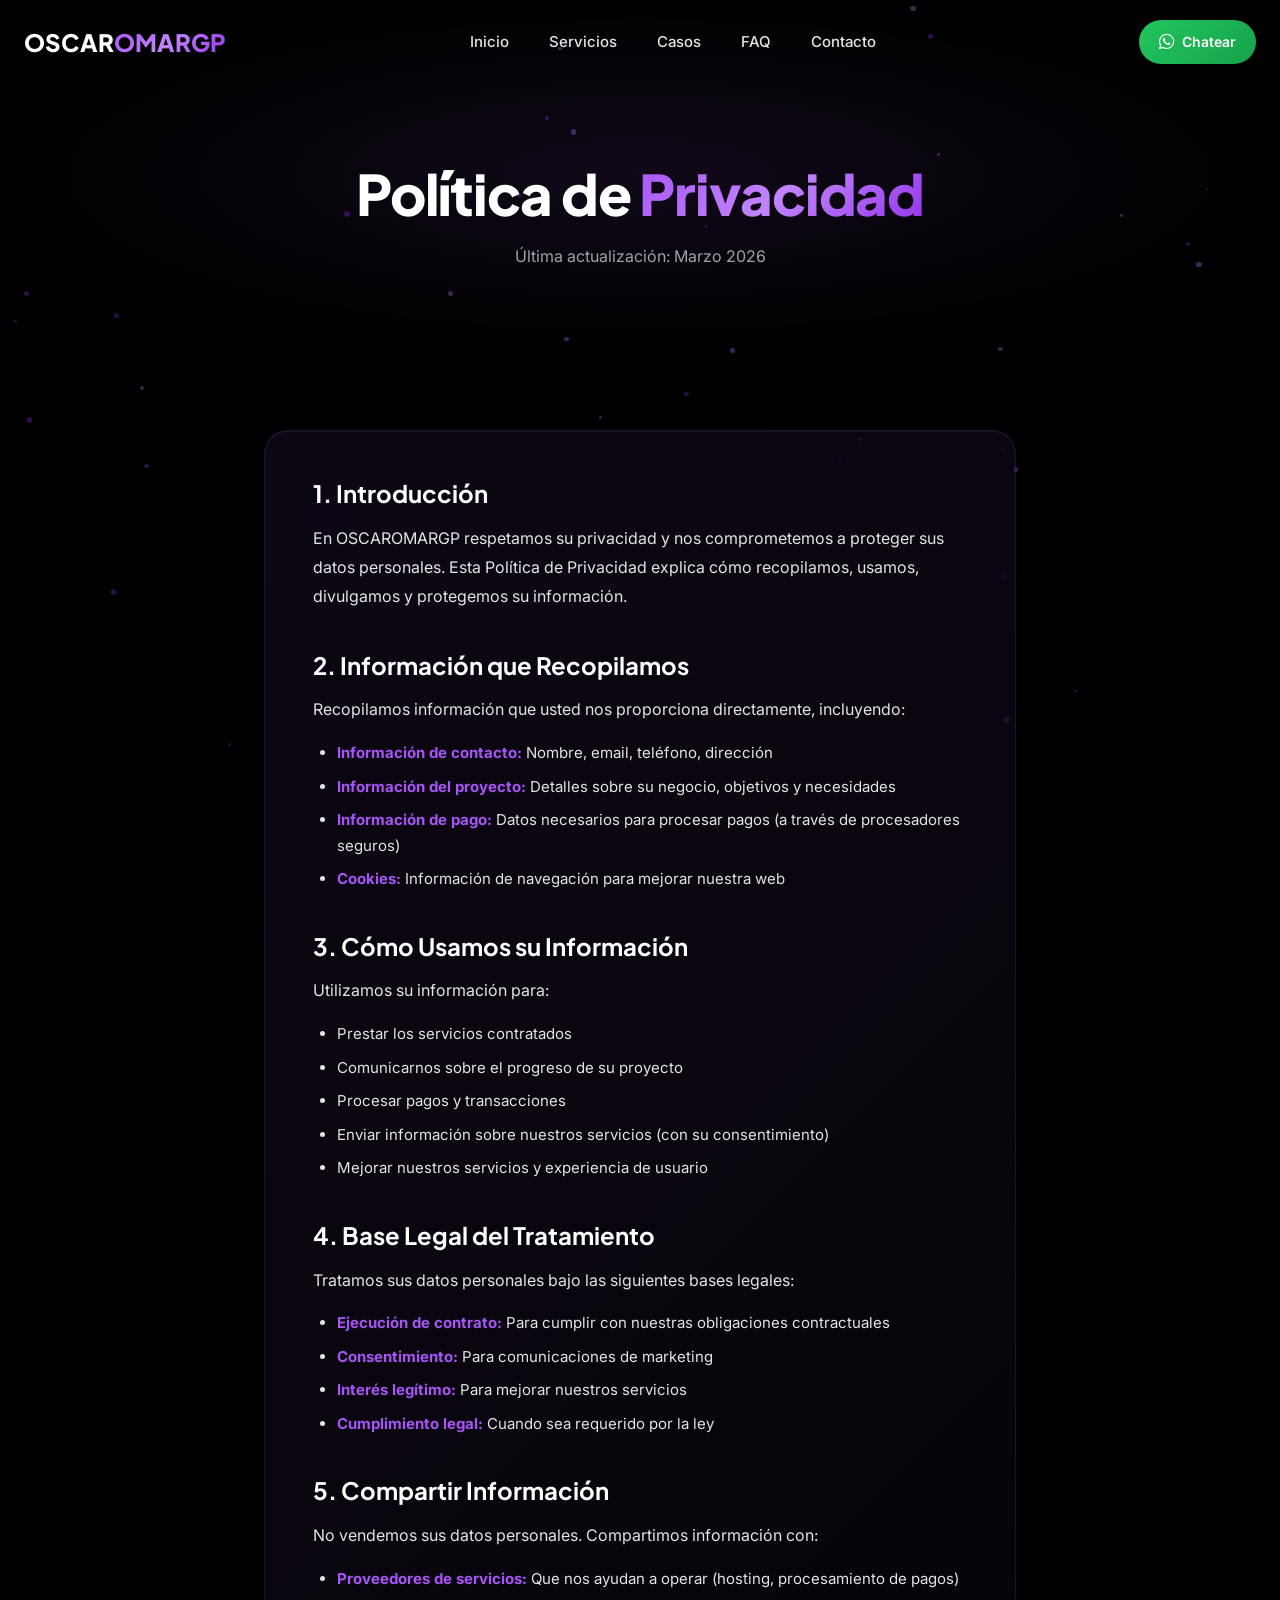
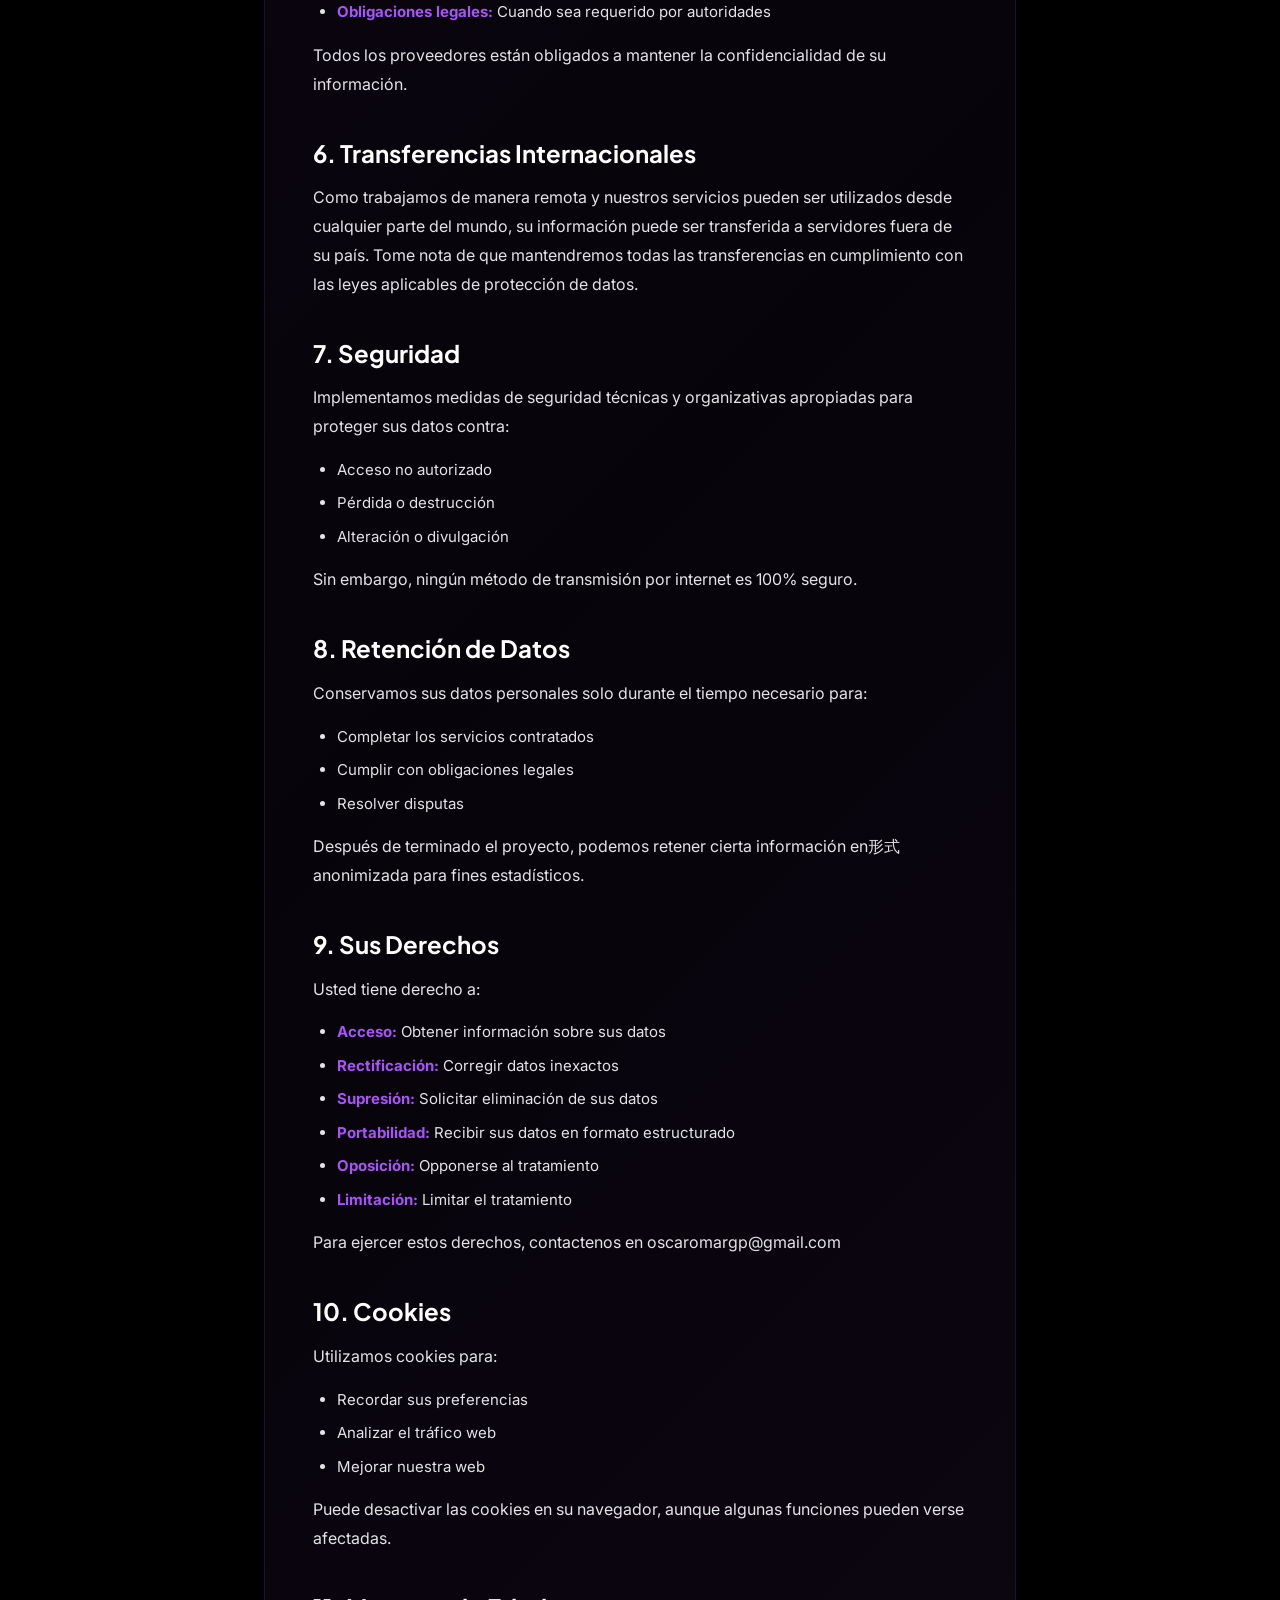
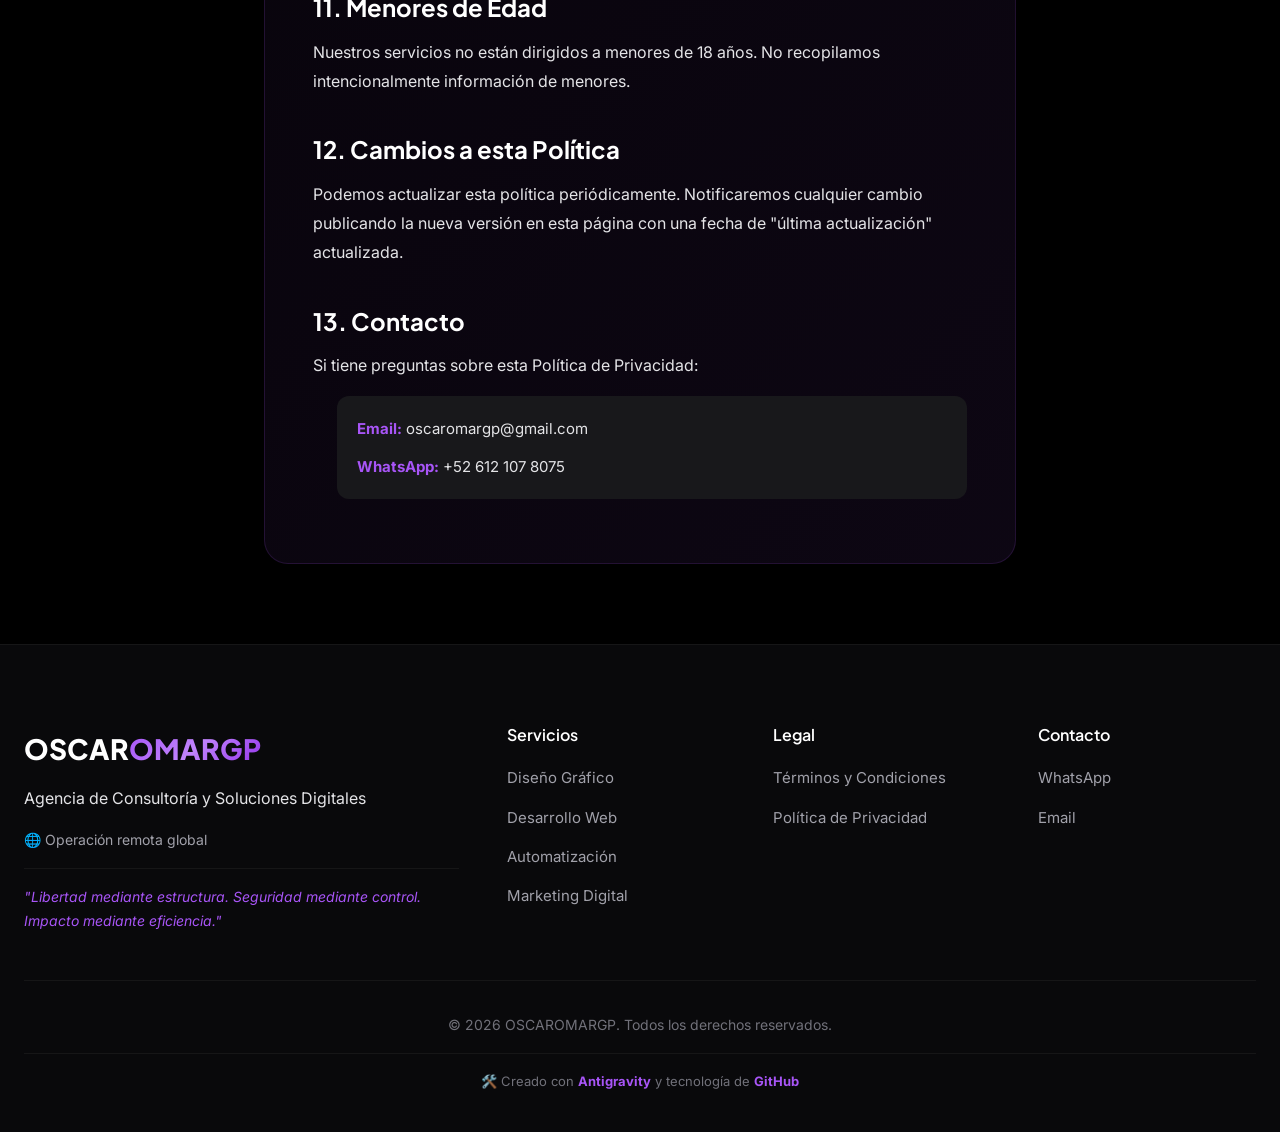
<file: legal/privacidad.html>
<!DOCTYPE html>
<html lang="es">
<head>
    <meta charset="UTF-8">
    <meta name="viewport" content="width=device-width, initial-scale=1.0">
    <title>Política de Privacidad | OSCAROMARGP</title>
    <meta name="description" content="Política de privacidad de OSCAROMARGP - Agencia de Consultoría Digital">
    
    <link rel="preconnect" href="https://fonts.googleapis.com">
    <link rel="preconnect" href="https://fonts.gstatic.com" crossorigin>
    <link href="https://fonts.googleapis.com/css2?family=Plus+Jakarta+Sans:wght@400;500;600;700;800&family=Inter:wght@400;500;600&display=swap" rel="stylesheet">
    <link rel="stylesheet" href="../styles.css">
    <link rel="stylesheet" href="legal.css">
    <link rel="icon" type="image/png" href="../images/logo.png">
    <link rel="stylesheet" href="https://cdnjs.cloudflare.com/ajax/libs/font-awesome/6.4.0/css/all.min.css">
</head>
<body>
    <div class="particles-container" id="particles"></div>
    
    <nav class="navbar" id="navbar">
        <div class="nav-container">
            <a href="../index.html" class="nav-logo">
                <span class="logo-text">OSCAR<span class="gradient-text">OMARGP</span></span>
            </a>
            <ul class="nav-links" id="navLinks">
                <li><a href="../index.html" class="nav-link">Inicio</a></li>
                <li><a href="../index.html#servicios" class="nav-link">Servicios</a></li>
                <li><a href="../index.html#casos" class="nav-link">Casos</a></li>
                <li><a href="../index.html#faq" class="nav-link">FAQ</a></li>
                <li><a href="../index.html#contacto" class="nav-link">Contacto</a></li>
            </ul>
            <a href="https://wa.me/526121078075" target="_blank" class="btn-whatsapp-nav">
                <i class="fab fa-whatsapp"></i> Chatear
            </a>
            <button class="mobile-menu-toggle" id="mobileToggle" aria-label="Menú">
                <span></span><span></span><span></span>
            </button>
        </div>
    </nav>

    <section class="legal-hero">
        <div class="container">
            <h1>Política de <span class="gradient-text">Privacidad</span></h1>
            <p>Última actualización: Marzo 2026</p>
        </div>
    </section>

    <section class="legal-content">
        <div class="container">
            <div class="legal-card glass-card">
                <div class="legal-section">
                    <h2>1. Introducción</h2>
                    <p>En OSCAROMARGP respetamos su privacidad y nos comprometemos a proteger sus datos personales. Esta Política de Privacidad explica cómo recopilamos, usamos, divulgamos y protegemos su información.</p>
                </div>

                <div class="legal-section">
                    <h2>2. Información que Recopilamos</h2>
                    <p>Recopilamos información que usted nos proporciona directamente, incluyendo:</p>
                    <ul>
                        <li><strong>Información de contacto:</strong> Nombre, email, teléfono, dirección</li>
                        <li><strong>Información del proyecto:</strong> Detalles sobre su negocio, objetivos y necesidades</li>
                        <li><strong>Información de pago:</strong> Datos necesarios para procesar pagos (a través de procesadores seguros)</li>
                        <li><strong>Cookies:</strong> Información de navegación para mejorar nuestra web</li>
                    </ul>
                </div>

                <div class="legal-section">
                    <h2>3. Cómo Usamos su Información</h2>
                    <p>Utilizamos su información para:</p>
                    <ul>
                        <li>Prestar los servicios contratados</li>
                        <li>Comunicarnos sobre el progreso de su proyecto</li>
                        <li>Procesar pagos y transacciones</li>
                        <li>Enviar información sobre nuestros servicios (con su consentimiento)</li>
                        <li>Mejorar nuestros servicios y experiencia de usuario</li>
                    </ul>
                </div>

                <div class="legal-section">
                    <h2>4. Base Legal del Tratamiento</h2>
                    <p>Tratamos sus datos personales bajo las siguientes bases legales:</p>
                    <ul>
                        <li><strong>Ejecución de contrato:</strong> Para cumplir con nuestras obligaciones contractuales</li>
                        <li><strong>Consentimiento:</strong> Para comunicaciones de marketing</li>
                        <li><strong>Interés legítimo:</strong> Para mejorar nuestros servicios</li>
                        <li><strong>Cumplimiento legal:</strong> Cuando sea requerido por la ley</li>
                    </ul>
                </div>

                <div class="legal-section">
                    <h2>5. Compartir Información</h2>
                    <p>No vendemos sus datos personales. Compartimos información con:</p>
                    <ul>
                        <li><strong>Proveedores de servicios:</strong> Que nos ayudan a operar (hosting, procesamiento de pagos)</li>
                        <li><strong>Obligaciones legales:</strong> Cuando sea requerido por autoridades</li>
                    </ul>
                    <p>Todos los proveedores están obligados a mantener la confidencialidad de su información.</p>
                </div>

                <div class="legal-section">
                    <h2>6. Transferencias Internacionales</h2>
                    <p>Como trabajamos de manera remota y nuestros servicios pueden ser utilizados desde cualquier parte del mundo, su información puede ser transferida a servidores fuera de su país. Tome nota de que mantendremos todas las transferencias en cumplimiento con las leyes aplicables de protección de datos.</p>
                </div>

                <div class="legal-section">
                    <h2>7. Seguridad</h2>
                    <p>Implementamos medidas de seguridad técnicas y organizativas apropiadas para proteger sus datos contra:</p>
                    <ul>
                        <li>Acceso no autorizado</li>
                        <li>Pérdida o destrucción</li>
                        <li>Alteración o divulgación</li>
                    </ul>
                    <p>Sin embargo, ningún método de transmisión por internet es 100% seguro.</p>
                </div>

                <div class="legal-section">
                    <h2>8. Retención de Datos</h2>
                    <p>Conservamos sus datos personales solo durante el tiempo necesario para:</p>
                    <ul>
                        <li>Completar los servicios contratados</li>
                        <li>Cumplir con obligaciones legales</li>
                        <li>Resolver disputas</li>
                    </ul>
                    <p>Después de terminado el proyecto, podemos retener cierta información en形式 anonimizada para fines estadísticos.</p>
                </div>

                <div class="legal-section">
                    <h2>9. Sus Derechos</h2>
                    <p>Usted tiene derecho a:</p>
                    <ul>
                        <li><strong>Acceso:</strong> Obtener información sobre sus datos</li>
                        <li><strong>Rectificación:</strong> Corregir datos inexactos</li>
                        <li><strong>Supresión:</strong> Solicitar eliminación de sus datos</li>
                        <li><strong>Portabilidad:</strong> Recibir sus datos en formato estructurado</li>
                        <li><strong>Oposición:</strong> Opponerse al tratamiento</li>
                        <li><strong>Limitación:</strong> Limitar el tratamiento</li>
                    </ul>
                    <p>Para ejercer estos derechos, contactenos en oscaromargp@gmail.com</p>
                </div>

                <div class="legal-section">
                    <h2>10. Cookies</h2>
                    <p>Utilizamos cookies para:</p>
                    <ul>
                        <li>Recordar sus preferencias</li>
                        <li>Analizar el tráfico web</li>
                        <li>Mejorar nuestra web</li>
                    </ul>
                    <p>Puede desactivar las cookies en su navegador, aunque algunas funciones pueden verse afectadas.</p>
                </div>

                <div class="legal-section">
                    <h2>11. Menores de Edad</h2>
                    <p>Nuestros servicios no están dirigidos a menores de 18 años. No recopilamos intencionalmente información de menores.</p>
                </div>

                <div class="legal-section">
                    <h2>12. Cambios a esta Política</h2>
                    <p>Podemos actualizar esta política periódicamente. Notificaremos cualquier cambio publicando la nueva versión en esta página con una fecha de "última actualización" actualizada.</p>
                </div>

                <div class="legal-section">
                    <h2>13. Contacto</h2>
                    <p>Si tiene preguntas sobre esta Política de Privacidad:</p>
                    <ul class="contact-list">
                        <li><strong>Email:</strong> oscaromargp@gmail.com</li>
                        <li><strong>WhatsApp:</strong> +52 612 107 8075</li>
                    </ul>
                </div>
            </div>
        </div>
    </section>

    <footer class="footer">
        <div class="container">
            <div class="footer-grid">
                <div class="footer-brand">
                    <span class="logo-text-footer">OSCAR<span class="gradient-text">OMARGP</span></span>
                    <p class="footer-desc">Agencia de Consultoría y Soluciones Digitales</p>
                    <p class="footer-location">🌐 Operación remota global</p>
                    <p class="footer-slogan">"Libertad mediante estructura. Seguridad mediante control. Impacto mediante eficiencia."</p>
                </div>
                <div class="footer-links">
                    <h4>Servicios</h4>
                    <ul>
                        <li><a href="../servicios/diseno-grafico.html">Diseño Gráfico</a></li>
                        <li><a href="../servicios/desarrollo-web.html">Desarrollo Web</a></li>
                        <li><a href="../servicios/automatizacion.html">Automatización</a></li>
                        <li><a href="../servicios/marketing-digital.html">Marketing Digital</a></li>
                    </ul>
                </div>
                <div class="footer-links">
                    <h4>Legal</h4>
                    <ul>
                        <li><a href="terminos.html">Términos y Condiciones</a></li>
                        <li><a href="privacidad.html">Política de Privacidad</a></li>
                    </ul>
                </div>
                <div class="footer-links">
                    <h4>Contacto</h4>
                    <ul>
                        <li><a href="https://wa.me/526121078075" target="_blank">WhatsApp</a></li>
                        <li><a href="mailto:oscaromargp@gmail.com">Email</a></li>
                    </ul>
                </div>
            </div>
            <div class="footer-bottom">
                <div class="credits">
                    <p class="credits-main">&copy; 2026 OSCAROMARGP. Todos los derechos reservados.</p>
                    <p class="credits-tech">
                        <span>🛠️ Creado con <strong>Antigravity</strong> y tecnología de <strong>GitHub</strong></span>
                    </p>
                </div>
            </div>
        </div>
    </footer>

    <script src="../script.js"></script>
    
    <!-- Google Translate Widget -->
    <div id="google_translate_element" style="position: fixed; bottom: 20px; right: 20px; z-index: 9999;"></div>
    <script type="text/javascript">
        function googleTranslateElementInit() {
            new google.translate.TranslateElement({pageLanguage: 'es', includedLanguages: 'en,es,pt,fr,de', layout: google.translate.TranslateElement.InlineLayout.SIMPLE}, 'google_translate_element');
        }
    </script>
    <script type="text/javascript" src="//translate.google.com/translate_a/element.js?cb=googleTranslateElementInit"></script>
</body>
</html>
</file>
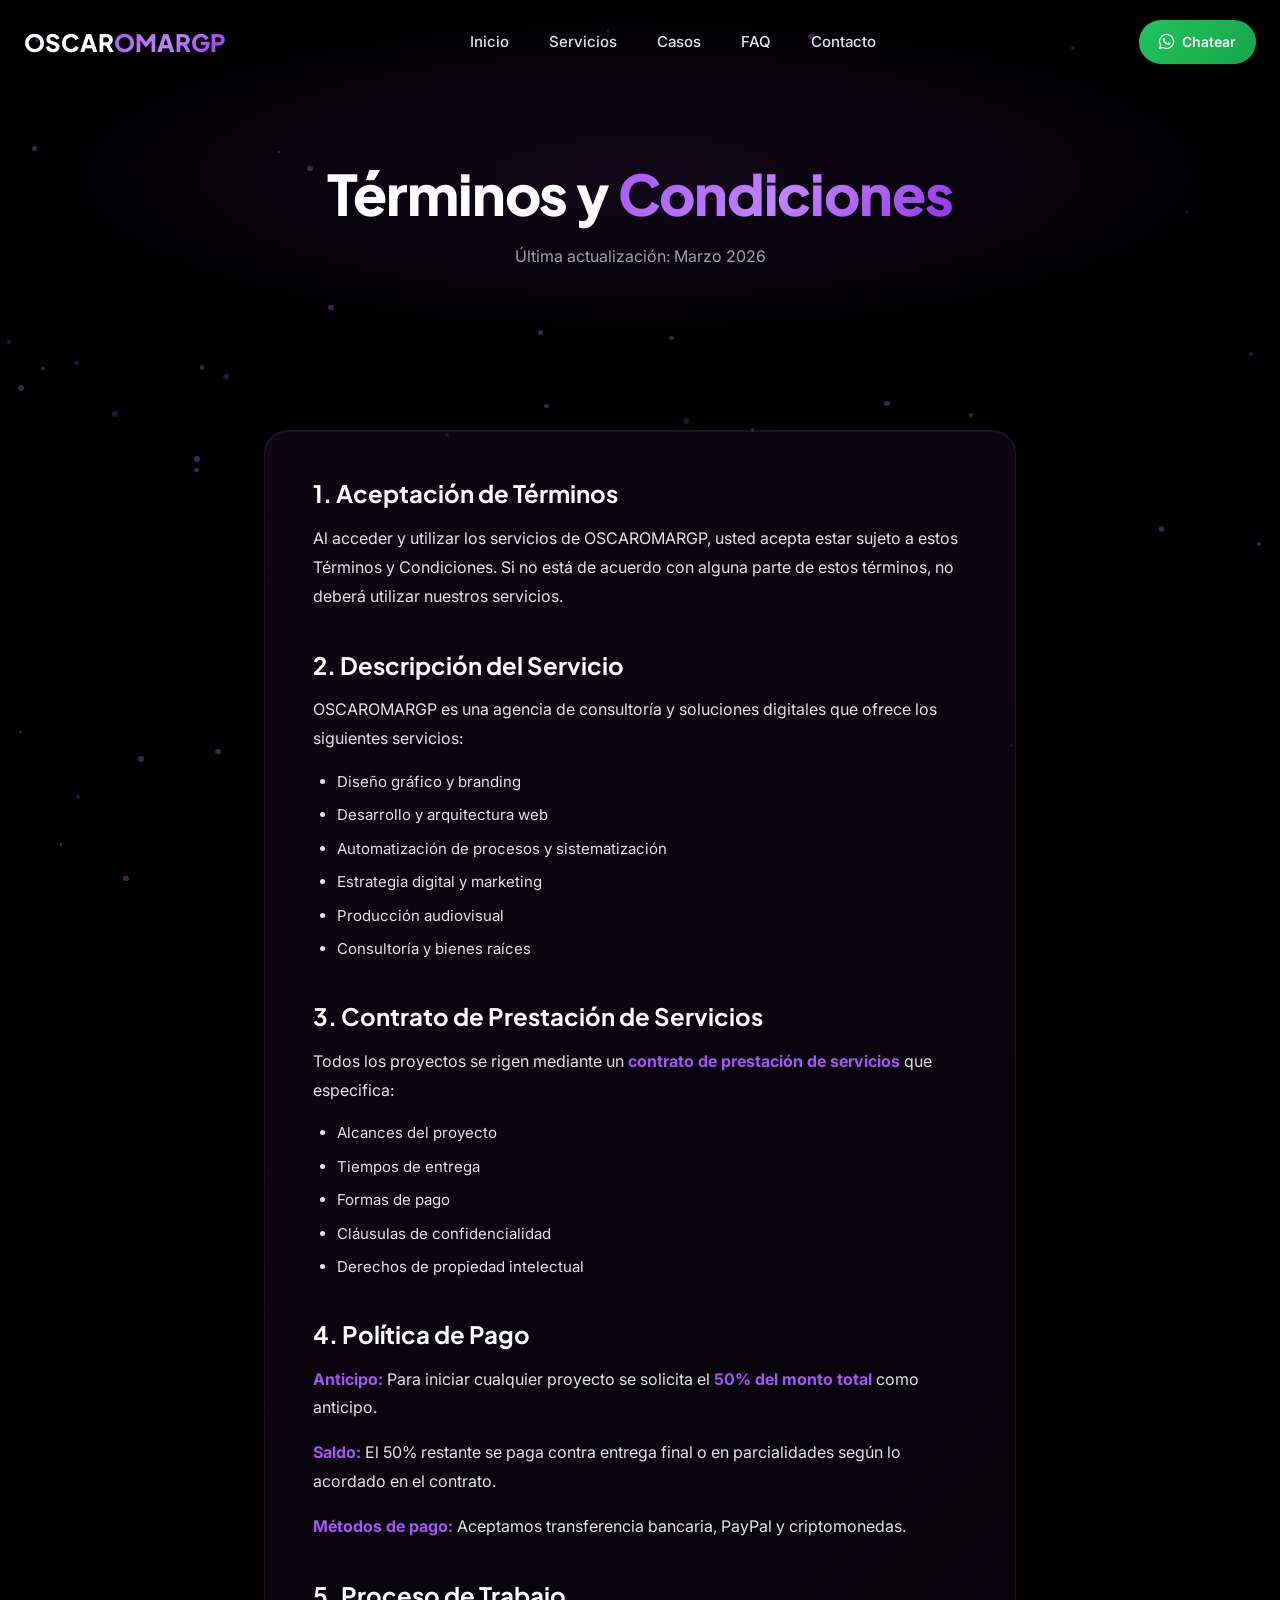
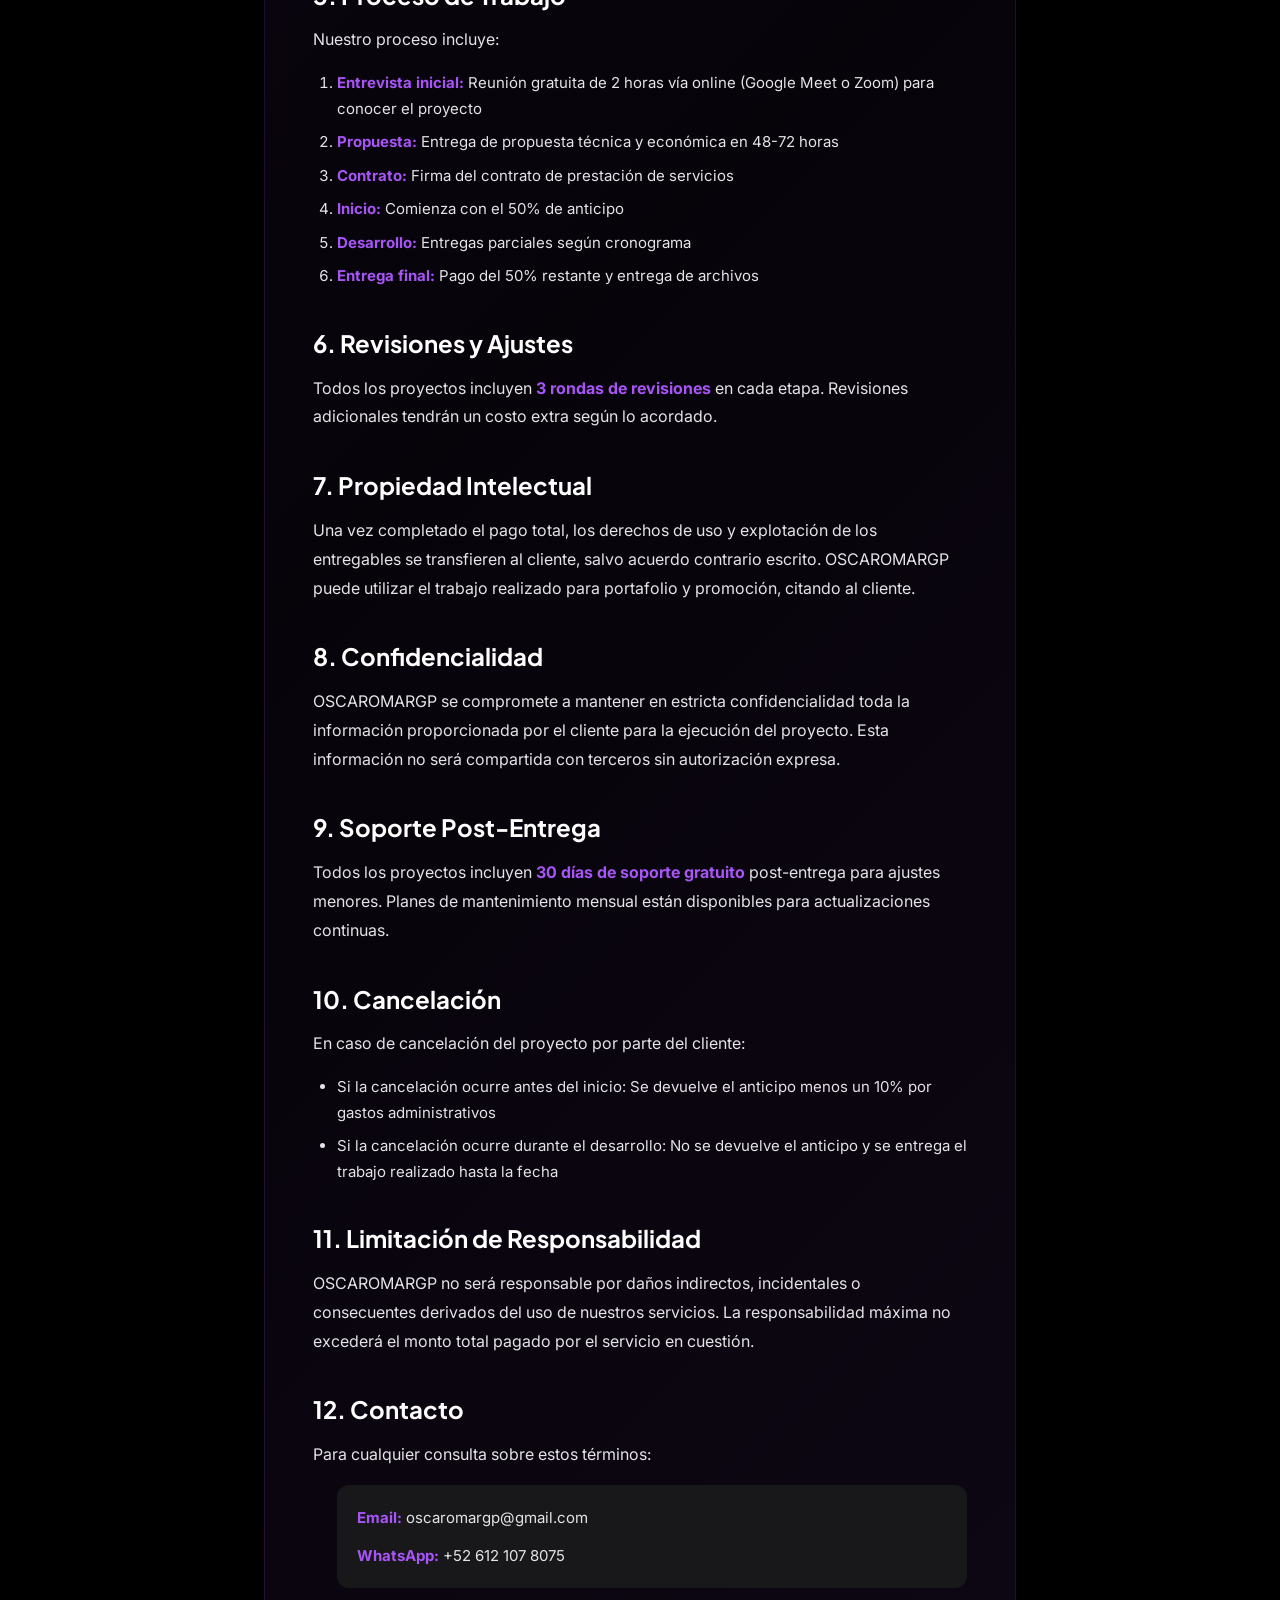
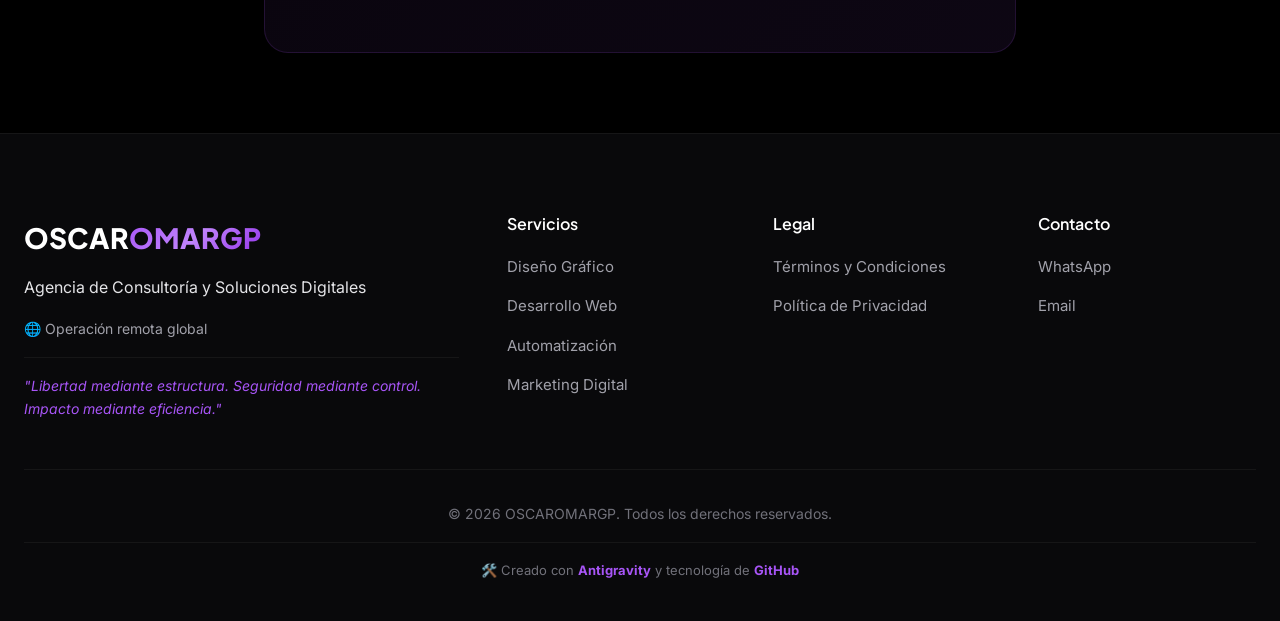
<file: legal/terminos.html>
<!DOCTYPE html>
<html lang="es">
<head>
    <meta charset="UTF-8">
    <meta name="viewport" content="width=device-width, initial-scale=1.0">
    <title>Términos y Condiciones | OSCAROMARGP</title>
    <meta name="description" content="Términos y condiciones de los servicios de OSCAROMARGP - Agencia de Consultoría Digital">
    
    <link rel="preconnect" href="https://fonts.googleapis.com">
    <link rel="preconnect" href="https://fonts.gstatic.com" crossorigin>
    <link href="https://fonts.googleapis.com/css2?family=Plus+Jakarta+Sans:wght@400;500;600;700;800&family=Inter:wght@400;500;600&display=swap" rel="stylesheet">
    <link rel="stylesheet" href="../styles.css">
    <link rel="stylesheet" href="legal.css">
    <link rel="icon" type="image/png" href="../images/logo.png">
    <link rel="stylesheet" href="https://cdnjs.cloudflare.com/ajax/libs/font-awesome/6.4.0/css/all.min.css">
</head>
<body>
    <div class="particles-container" id="particles"></div>
    
    <nav class="navbar" id="navbar">
        <div class="nav-container">
            <a href="../index.html" class="nav-logo">
                <span class="logo-text">OSCAR<span class="gradient-text">OMARGP</span></span>
            </a>
            <ul class="nav-links" id="navLinks">
                <li><a href="../index.html" class="nav-link">Inicio</a></li>
                <li><a href="../index.html#servicios" class="nav-link">Servicios</a></li>
                <li><a href="../index.html#casos" class="nav-link">Casos</a></li>
                <li><a href="../index.html#faq" class="nav-link">FAQ</a></li>
                <li><a href="../index.html#contacto" class="nav-link">Contacto</a></li>
            </ul>
            <a href="https://wa.me/526121078075" target="_blank" class="btn-whatsapp-nav">
                <i class="fab fa-whatsapp"></i> Chatear
            </a>
            <button class="mobile-menu-toggle" id="mobileToggle" aria-label="Menú">
                <span></span><span></span><span></span>
            </button>
        </div>
    </nav>

    <section class="legal-hero">
        <div class="container">
            <h1>Términos y <span class="gradient-text">Condiciones</span></h1>
            <p>Última actualización: Marzo 2026</p>
        </div>
    </section>

    <section class="legal-content">
        <div class="container">
            <div class="legal-card glass-card">
                <div class="legal-section">
                    <h2>1. Aceptación de Términos</h2>
                    <p>Al acceder y utilizar los servicios de OSCAROMARGP, usted acepta estar sujeto a estos Términos y Condiciones. Si no está de acuerdo con alguna parte de estos términos, no deberá utilizar nuestros servicios.</p>
                </div>

                <div class="legal-section">
                    <h2>2. Descripción del Servicio</h2>
                    <p>OSCAROMARGP es una agencia de consultoría y soluciones digitales que ofrece los siguientes servicios:</p>
                    <ul>
                        <li>Diseño gráfico y branding</li>
                        <li>Desarrollo y arquitectura web</li>
                        <li>Automatización de procesos y sistematización</li>
                        <li>Estrategia digital y marketing</li>
                        <li>Producción audiovisual</li>
                        <li>Consultoría y bienes raíces</li>
                    </ul>
                </div>

                <div class="legal-section">
                    <h2>3. Contrato de Prestación de Servicios</h2>
                    <p>Todos los proyectos se rigen mediante un <strong>contrato de prestación de servicios</strong> que especifica:</p>
                    <ul>
                        <li>Alcances del proyecto</li>
                        <li>Tiempos de entrega</li>
                        <li>Formas de pago</li>
                        <li>Cláusulas de confidencialidad</li>
                        <li>Derechos de propiedad intelectual</li>
                    </ul>
                </div>

                <div class="legal-section">
                    <h2>4. Política de Pago</h2>
                    <p><strong>Anticipo:</strong> Para iniciar cualquier proyecto se solicita el <strong>50% del monto total</strong> como anticipo.</p>
                    <p><strong>Saldo:</strong> El 50% restante se paga contra entrega final o en parcialidades según lo acordado en el contrato.</p>
                    <p><strong>Métodos de pago:</strong> Aceptamos transferencia bancaria, PayPal y criptomonedas.</p>
                </div>

                <div class="legal-section">
                    <h2>5. Proceso de Trabajo</h2>
                    <p>Nuestro proceso incluye:</p>
                    <ol>
                        <li><strong>Entrevista inicial:</strong> Reunión gratuita de 2 horas vía online (Google Meet o Zoom) para conocer el proyecto</li>
                        <li><strong>Propuesta:</strong> Entrega de propuesta técnica y económica en 48-72 horas</li>
                        <li><strong>Contrato:</strong> Firma del contrato de prestación de servicios</li>
                        <li><strong>Inicio:</strong> Comienza con el 50% de anticipo</li>
                        <li><strong>Desarrollo:</strong> Entregas parciales según cronograma</li>
                        <li><strong>Entrega final:</strong> Pago del 50% restante y entrega de archivos</li>
                    </ol>
                </div>

                <div class="legal-section">
                    <h2>6. Revisiones y Ajustes</h2>
                    <p>Todos los proyectos incluyen <strong>3 rondas de revisiones</strong> en cada etapa. Revisiones adicionales tendrán un costo extra según lo acordado.</p>
                </div>

                <div class="legal-section">
                    <h2>7. Propiedad Intelectual</h2>
                    <p>Una vez completado el pago total, los derechos de uso y explotación de los entregables se transfieren al cliente, salvo acuerdo contrario escrito. OSCAROMARGP puede utilizar el trabajo realizado para portafolio y promoción, citando al cliente.</p>
                </div>

                <div class="legal-section">
                    <h2>8. Confidencialidad</h2>
                    <p>OSCAROMARGP se compromete a mantener en estricta confidencialidad toda la información proporcionada por el cliente para la ejecución del proyecto. Esta información no será compartida con terceros sin autorización expresa.</p>
                </div>

                <div class="legal-section">
                    <h2>9. Soporte Post-Entrega</h2>
                    <p>Todos los proyectos incluyen <strong>30 días de soporte gratuito</strong> post-entrega para ajustes menores. Planes de mantenimiento mensual están disponibles para actualizaciones continuas.</p>
                </div>

                <div class="legal-section">
                    <h2>10. Cancelación</h2>
                    <p>En caso de cancelación del proyecto por parte del cliente:</p>
                    <ul>
                        <li>Si la cancelación ocurre antes del inicio: Se devuelve el anticipo menos un 10% por gastos administrativos</li>
                        <li>Si la cancelación ocurre durante el desarrollo: No se devuelve el anticipo y se entrega el trabajo realizado hasta la fecha</li>
                    </ul>
                </div>

                <div class="legal-section">
                    <h2>11. Limitación de Responsabilidad</h2>
                    <p>OSCAROMARGP no será responsable por daños indirectos, incidentales o consecuentes derivados del uso de nuestros servicios. La responsabilidad máxima no excederá el monto total pagado por el servicio en cuestión.</p>
                </div>

                <div class="legal-section">
                    <h2>12. Contacto</h2>
                    <p>Para cualquier consulta sobre estos términos:</p>
                    <ul class="contact-list">
                        <li><strong>Email:</strong> oscaromargp@gmail.com</li>
                        <li><strong>WhatsApp:</strong> +52 612 107 8075</li>
                    </ul>
                </div>
            </div>
        </div>
    </section>

    <footer class="footer">
        <div class="container">
            <div class="footer-grid">
                <div class="footer-brand">
                    <span class="logo-text-footer">OSCAR<span class="gradient-text">OMARGP</span></span>
                    <p class="footer-desc">Agencia de Consultoría y Soluciones Digitales</p>
                    <p class="footer-location">🌐 Operación remota global</p>
                    <p class="footer-slogan">"Libertad mediante estructura. Seguridad mediante control. Impacto mediante eficiencia."</p>
                </div>
                <div class="footer-links">
                    <h4>Servicios</h4>
                    <ul>
                        <li><a href="../servicios/diseno-grafico.html">Diseño Gráfico</a></li>
                        <li><a href="../servicios/desarrollo-web.html">Desarrollo Web</a></li>
                        <li><a href="../servicios/automatizacion.html">Automatización</a></li>
                        <li><a href="../servicios/marketing-digital.html">Marketing Digital</a></li>
                    </ul>
                </div>
                <div class="footer-links">
                    <h4>Legal</h4>
                    <ul>
                        <li><a href="terminos.html">Términos y Condiciones</a></li>
                        <li><a href="privacidad.html">Política de Privacidad</a></li>
                    </ul>
                </div>
                <div class="footer-links">
                    <h4>Contacto</h4>
                    <ul>
                        <li><a href="https://wa.me/526121078075" target="_blank">WhatsApp</a></li>
                        <li><a href="mailto:oscaromargp@gmail.com">Email</a></li>
                    </ul>
                </div>
            </div>
            <div class="footer-bottom">
                <div class="credits">
                    <p class="credits-main">&copy; 2026 OSCAROMARGP. Todos los derechos reservados.</p>
                    <p class="credits-tech">
                        <span>🛠️ Creado con <strong>Antigravity</strong> y tecnología de <strong>GitHub</strong></span>
                    </p>
                </div>
            </div>
        </div>
    </footer>

    <script src="../script.js"></script>
    
    <!-- Google Translate Widget -->
    <div id="google_translate_element" style="position: fixed; bottom: 20px; right: 20px; z-index: 9999;"></div>
    <script type="text/javascript">
        function googleTranslateElementInit() {
            new google.translate.TranslateElement({pageLanguage: 'es', includedLanguages: 'en,es,pt,fr,de', layout: google.translate.TranslateElement.InlineLayout.SIMPLE}, 'google_translate_element');
        }
    </script>
    <script type="text/javascript" src="//translate.google.com/translate_a/element.js?cb=googleTranslateElementInit"></script>
</body>
</html>
</file>
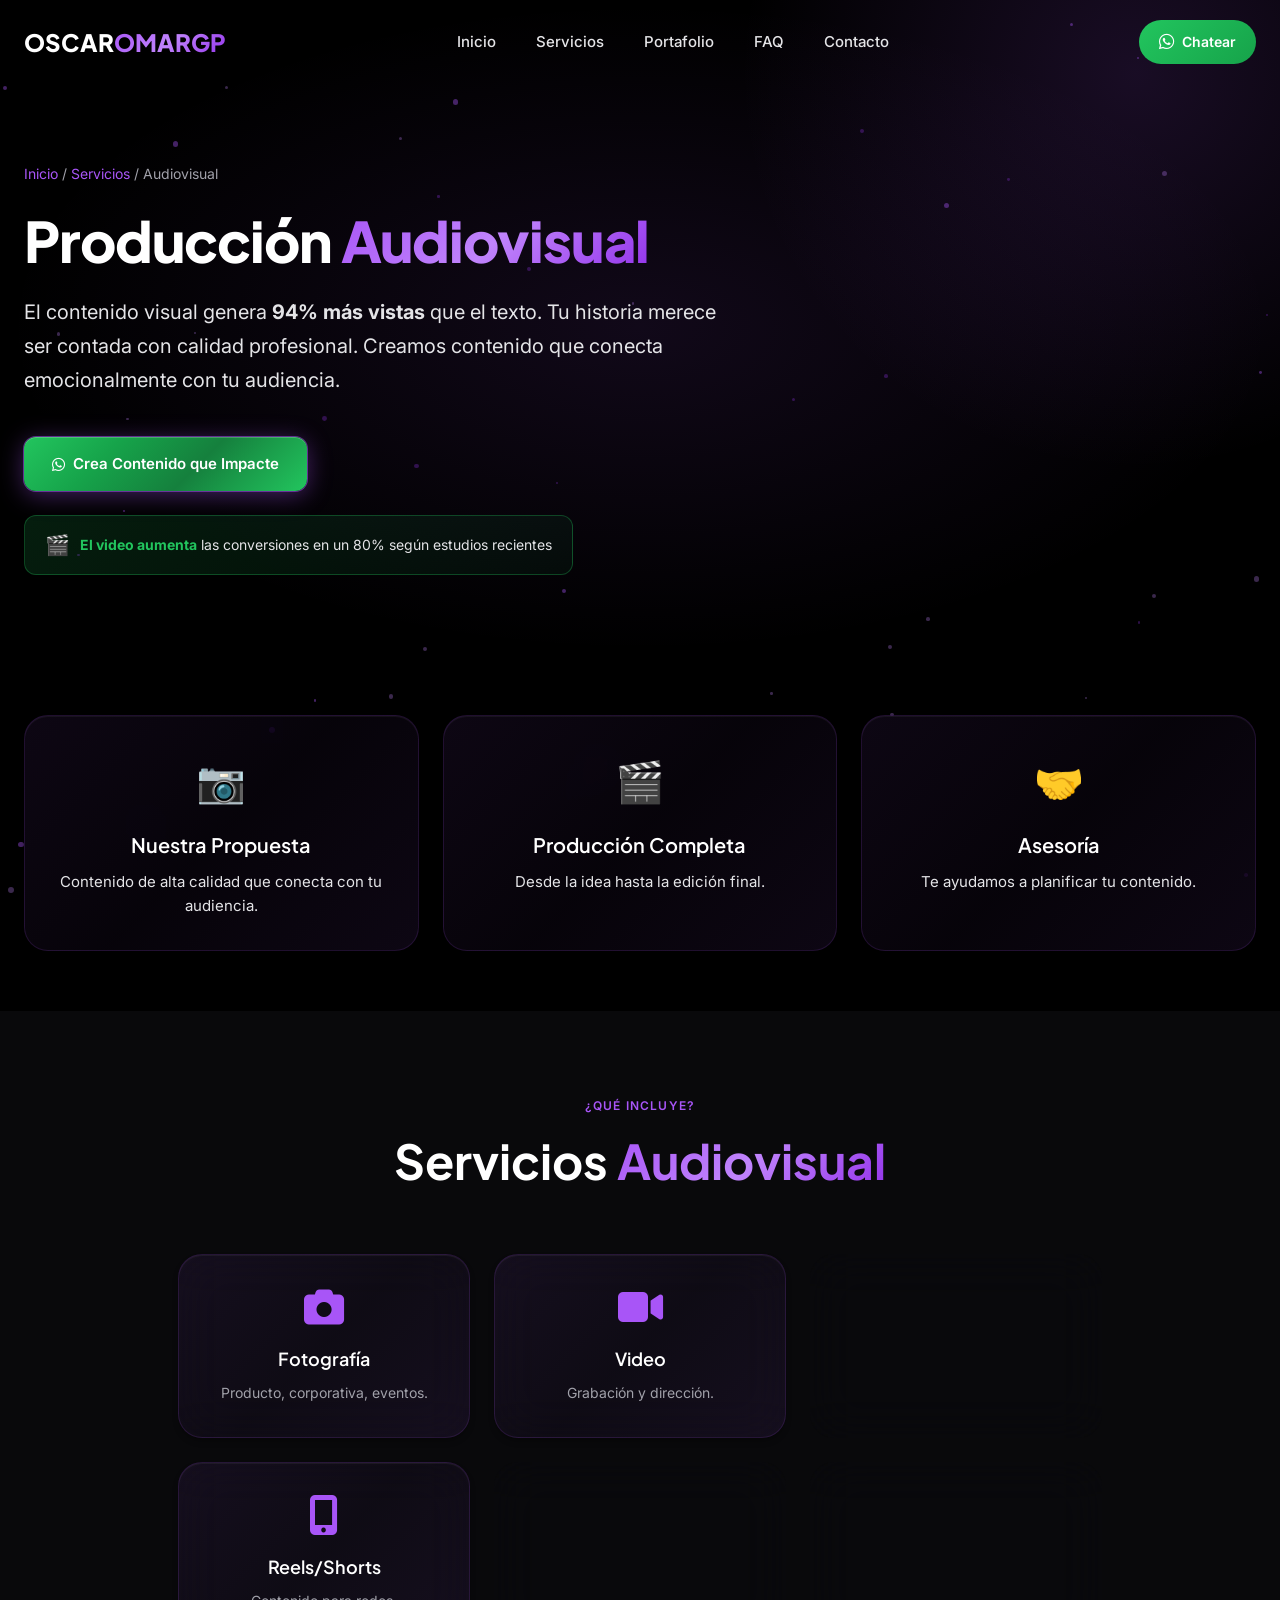
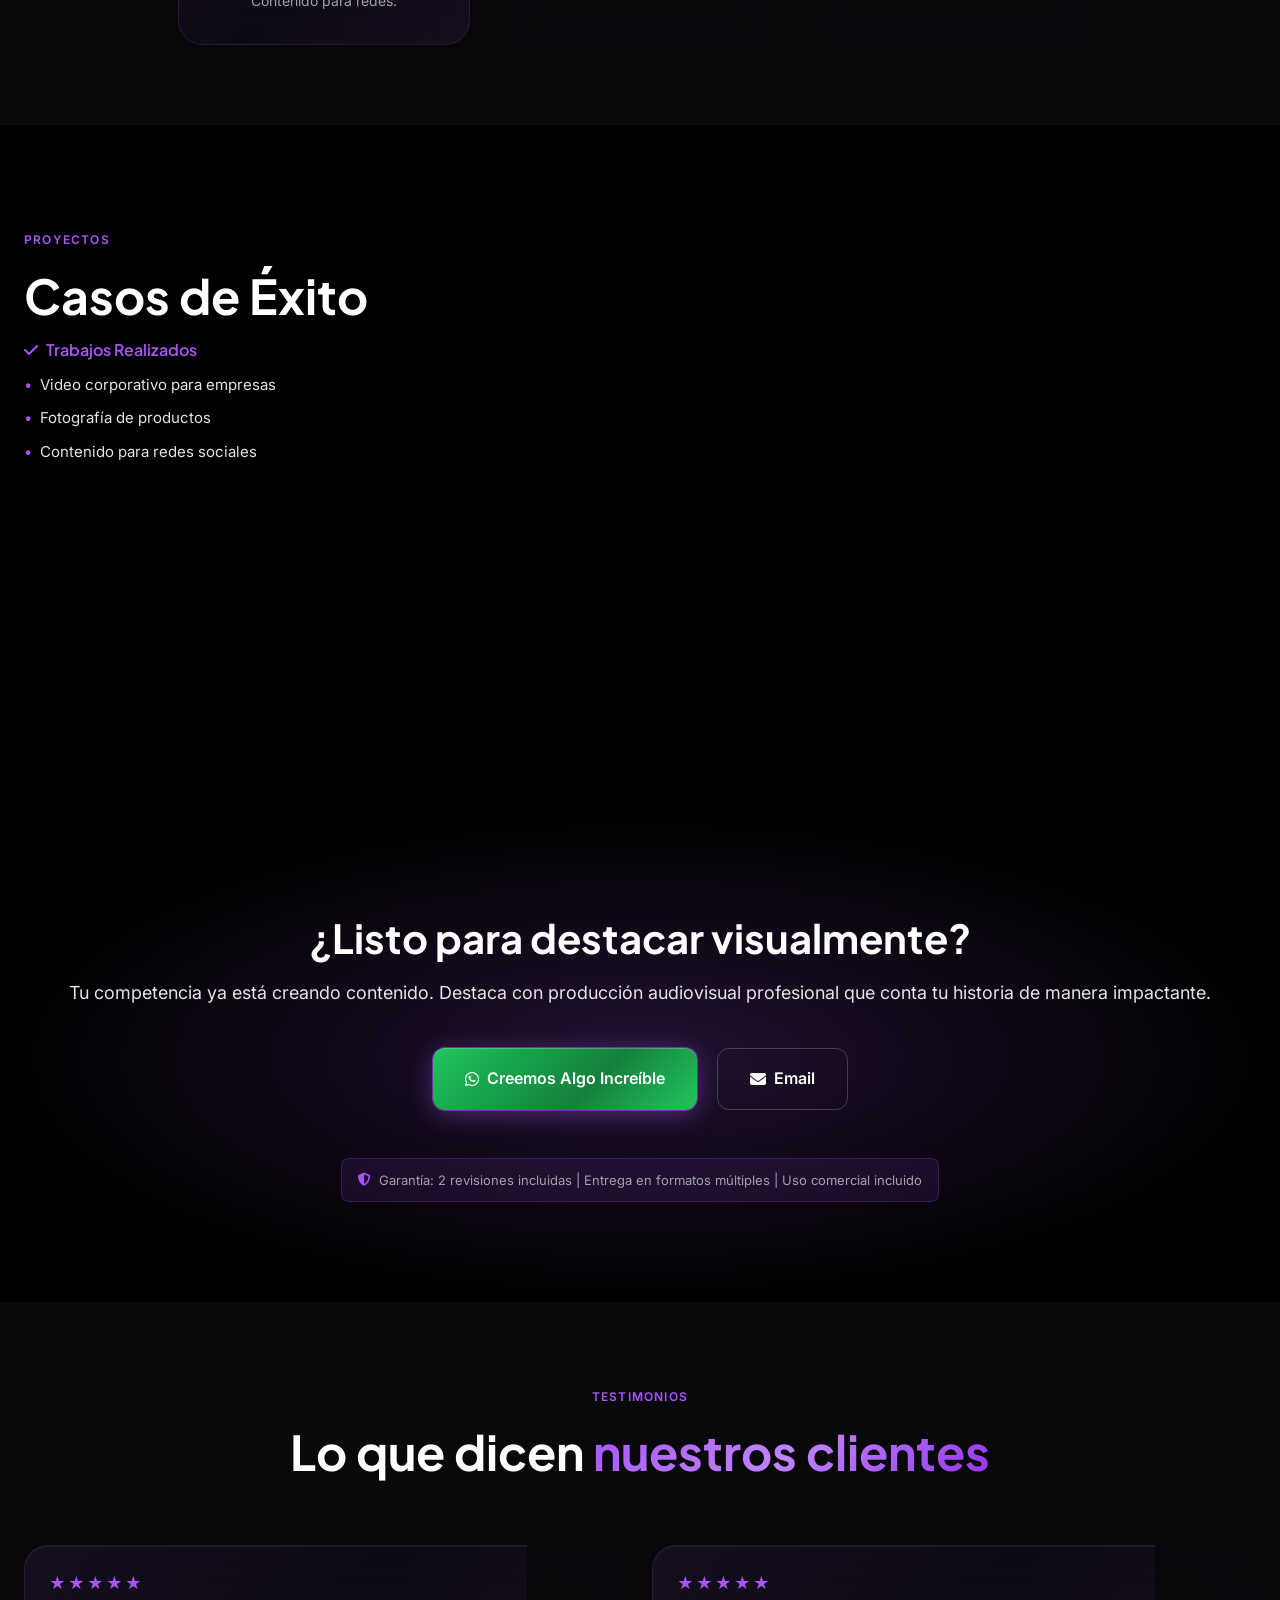
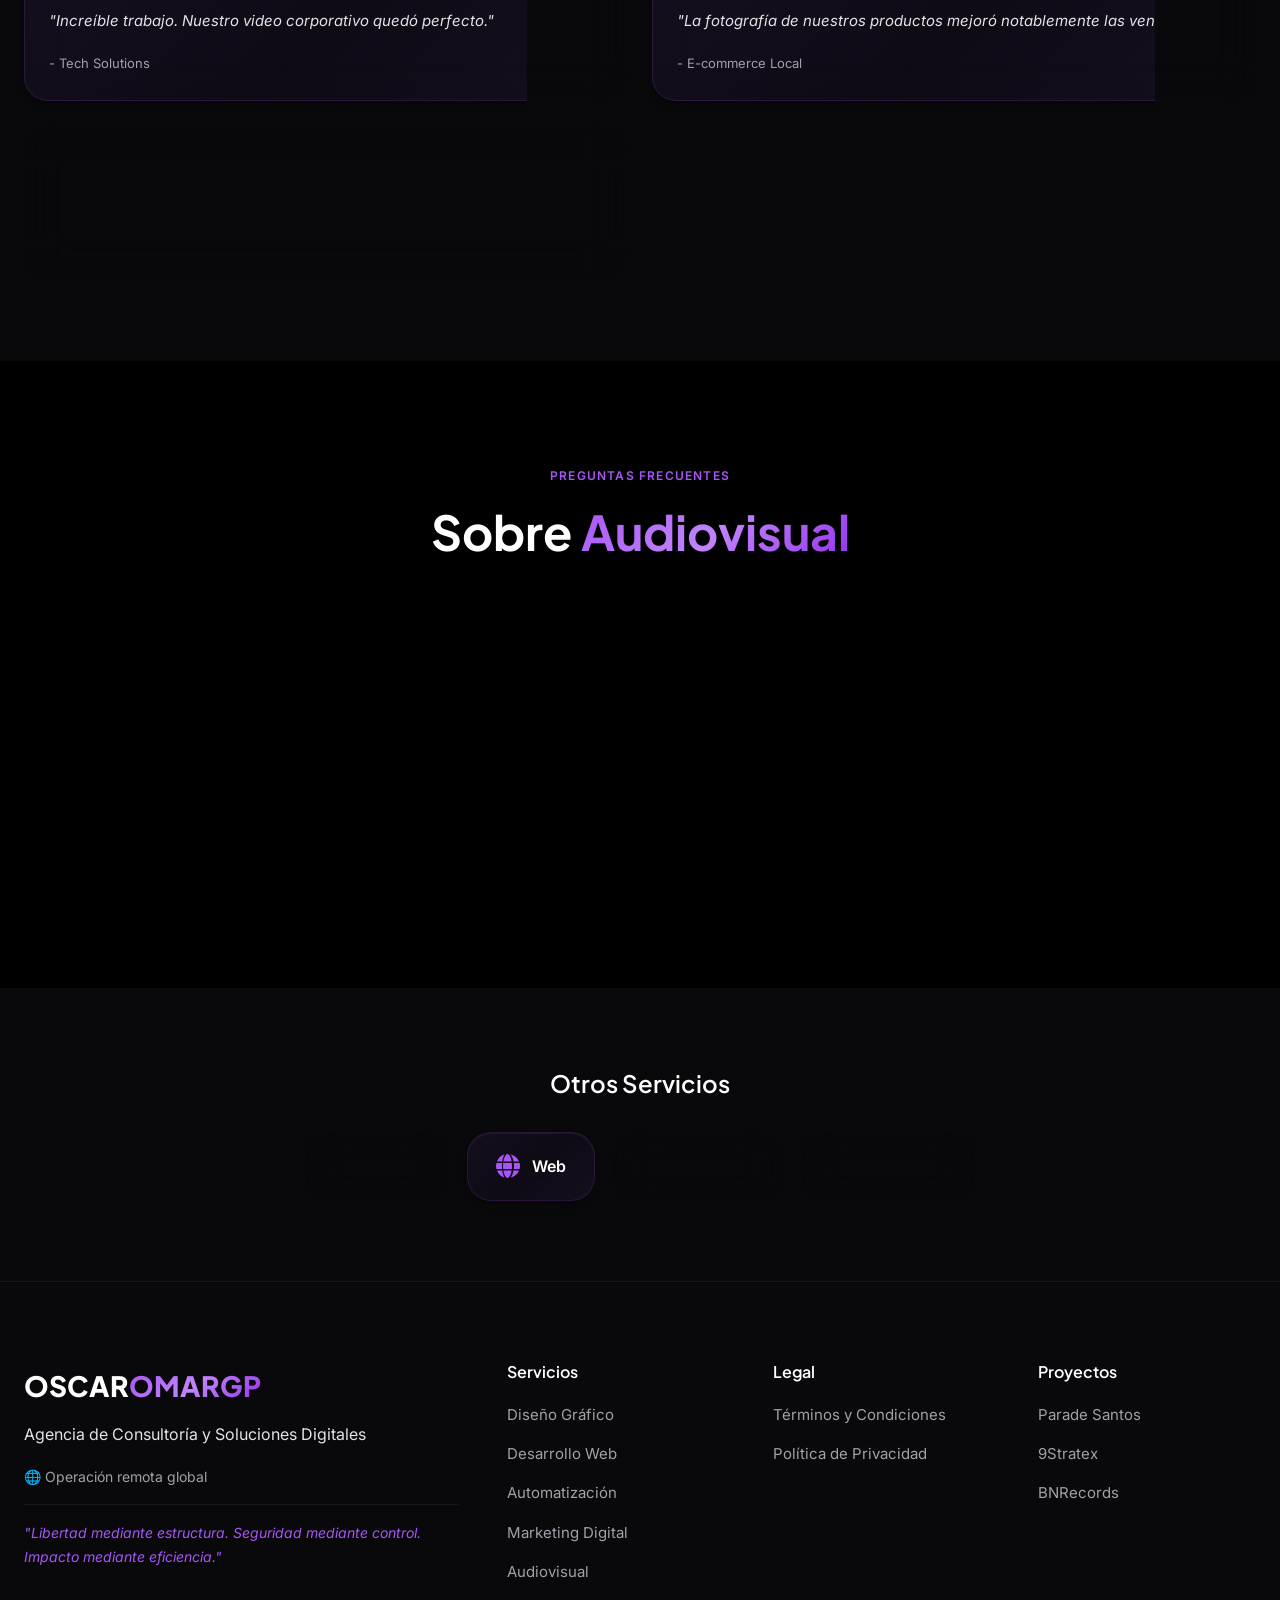
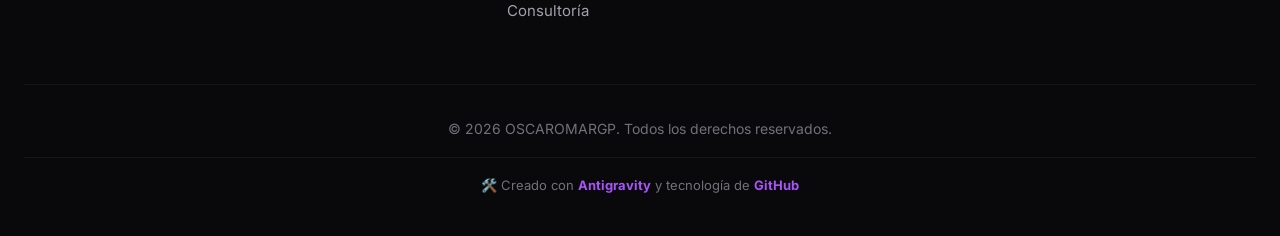
<file: servicios/audiovisual.html>
<!DOCTYPE html>
<html lang="es">
<head>
    <meta charset="UTF-8">
    <meta name="viewport" content="width=device-width, initial-scale=1.0">
    <title>Producción Audiovisual | OSCAROMARGP</title>
    <link rel="preconnect" href="https://fonts.googleapis.com">
    <link href="https://fonts.gstatic.com" crossorigin>
    <link href="https://fonts.googleapis.com/css2?family=Plus+Jakarta+Sans:wght@400;500;600;700;800&family=Inter:wght@400;500;600&display=swap" rel="stylesheet">
    <link rel="stylesheet" href="../styles.css">
    <link rel="stylesheet" href="servicio.css">
    <link rel="icon" type="image/png" href="../images/logo.png">
    <link rel="stylesheet" href="https://cdnjs.cloudflare.com/ajax/libs/font-awesome/6.4.0/css/all.min.css">
</head>
<body>
    <div class="particles-container" id="particles"></div>
    <nav class="navbar" id="navbar">
        <div class="nav-container">
            <a href="../index.html" class="nav-logo"><span class="logo-text">OSCAR<span class="gradient-text">OMARGP</span></span></a>
            <ul class="nav-links" id="navLinks">
                <li><a href="../index.html" class="nav-link">Inicio</a></li>
                <li><a href="../index.html#servicios" class="nav-link">Servicios</a></li>
                <li><a href="../index.html#casos" class="nav-link">Portafolio</a></li>
                <li><a href="../index.html#faq" class="nav-link">FAQ</a></li>
                <li><a href="../index.html#contacto" class="nav-link">Contacto</a></li>
            </ul>
            <a href="https://wa.me/526121078075" target="_blank" class="btn-whatsapp-nav">
                <i class="fab fa-whatsapp"></i> Chatear
            </a>
            <button class="mobile-menu-toggle" id="mobileToggle"><span></span><span></span><span></span></button>
        </div>
    </nav>

    <section class="service-hero">
        <div class="hero-bg-gradient"></div>
        <div class="container">
            <div class="service-hero-content">
                <span class="service-breadcrumb"><a href="../index.html">Inicio</a> / <a href="../index.html#servicios">Servicios</a> / Audiovisual</span>
                <h1 class="hero-title">Producción <span class="gradient-text">Audiovisual</span></h1>
                <p class="hero-subtitle">El contenido visual genera <strong>94% más vistas</strong> que el texto. Tu historia merece ser contada con calidad profesional. Creamos contenido que conecta emocionalmente con tu audiencia.</p>
                <div class="hero-ctas">
                    <a href="https://wa.me/526121078075?text=Hola,%20necesito%20contenido%20audiovisual%20profesional.%20¿Podemos%20hablar?" target="_blank" class="btn-primary btn-whatsapp"><i class="fab fa-whatsapp"></i> Crea Contenido que Impacte</a>
                </div>
                <div class="urgency-badge">
                    <span class="badge-icon">🎬</span>
                    <span><strong>El video aumenta</strong> las conversiones en un 80% según estudios recientes</span>
                </div>
            </div>
        </div>
    </section>

    <section class="service-overview">
        <div class="container">
            <div class="overview-grid">
                <div class="overview-card glass-card"><div class="overview-icon">📷</div><h3>Nuestra Propuesta</h3><p>Contenido de alta calidad que conecta con tu audiencia.</p></div>
                <div class="overview-card glass-card"><div class="overview-icon">🎬</div><h3>Producción Completa</h3><p>Desde la idea hasta la edición final.</p></div>
                <div class="overview-card glass-card"><div class="overview-icon">🤝</div><h3>Asesoría</h3><p>Te ayudamos a planificar tu contenido.</p></div>
            </div>
        </div>
    </section>

    <section class="service-features">
        <div class="container">
            <div class="section-header"><span class="section-label">¿Qué incluye?</span><h2 class="section-title">Servicios <span class="gradient-text">Audiovisual</span></h2></div>
            <div class="features-grid">
                <div class="feature-box glass-card"><i class="fas fa-camera"></i><h3>Fotografía</h3><p>Producto, corporativa, eventos.</p></div>
                <div class="feature-box glass-card"><i class="fas fa-video"></i><h3>Video</h3><p>Grabación y dirección.</p></div>
                <div class="feature-box glass-card"><i class="fas fa-film"></i><h3>Edición</h3><p>Post-producción, motion graphics.</p></div>
                <div class="feature-box glass-card"><i class="fas fa-mobile-alt"></i><h3>Reels/Shorts</h3><p>Contenido para redes.</p></div>
                <div class="feature-box glass-card"><i class="fas fa-bullhorn"></i><h3>ADS</h3><p>Creatividades para campañas.</p></div>
                <div class="feature-box glass-card"><i class="fas fa-podcast"></i><h3>Producciones</h3><p>Podcasts, entrevistas.</p></div>
            </div>
        </div>
    </section>

    <section class="service-experience">
        <div class="container">
            <div class="experience-grid">
                <div class="experience-content">
                    <span class="section-label">Proyectos</span>
                    <h2 class="section-title">Casos de Éxito</h2>
                    <div class="experience-list">
                        <h4><i class="fas fa-check"></i> Trabajos Realizados</h4>
                        <ul>
                            <li>Video corporativo para empresas</li>
                            <li>Fotografía de productos</li>
                            <li>Contenido para redes sociales</li>
                        </ul>
                    </div>
                </div>
                <div class="experience-visual glass-card">
                    <div class="experience-stats">
                        <div class="stat"><span class="stat-number">200+</span><span class="stat-label">Proyectos</span></div>
                        <div class="stat"><span class="stat-number">8+</span><span class="stat-label">Años</span></div>
                        <div class="stat"><span class="stat-number">50+</span><span class="stat-label">Clientes</span></div>
                    </div>
                </div>
            </div>
        </div>
    </section>

    <section class="service-cta">
        <div class="cta-bg-gradient"></div>
        <div class="container">
            <h2>¿Listo para destacar visualmente?</h2>
            <p>Tu competencia ya está creando contenido. Destaca con producción audiovisual profesional que conta tu historia de manera impactante.</p>
            <div class="cta-buttons">
                <a href="https://wa.me/526121078075?text=Hola,%20quiero%20crear%20contenido%20audiovisual.%20¿Me%20asesoran?" target="_blank" class="btn-primary btn-whatsapp"><i class="fab fa-whatsapp"></i> Creemos Algo Increíble</a>
                <a href="mailto:oscaromargp@gmail.com" class="btn-secondary"><i class="fas fa-envelope"></i> Email</a>
            </div>
            <div class="guarantee-badge" style="margin-top: 24px;">
                <i class="fas fa-shield-alt"></i>
                <span>Garantía: 2 revisiones incluidas | Entrega en formatos múltiples | Uso comercial incluido</span>
            </div>
        </div>
    </section>

    <section class="service-testimonials">
        <div class="container">
            <div class="section-header"><span class="section-label">Testimonios</span><h2 class="section-title">Lo que dicen <span class="gradient-text">nuestros clientes</span></h2></div>
            <div class="testimonials-mini-grid">
                <div class="testimonial-mini glass-card">
                    <div class="testimonial-stars">★★★★★</div>
                    <p>"Increíble trabajo. Nuestro video corporativo quedó perfecto."</p>
                    <span class="testimonial-author">- Tech Solutions</span>
                </div>
                <div class="testimonial-mini glass-card">
                    <div class="testimonial-stars">★★★★★</div>
                    <p>"La fotografía de nuestros productos mejoró notablemente las ventas."</p>
                    <span class="testimonial-author">- E-commerce Local</span>
                </div>
                <div class="testimonial-mini glass-card">
                    <div class="testimonial-stars">★★★★★</div>
                    <p>"Contenido profesional para redes. Nuestro engagement subió 200%."</p>
                    <span class="testimonial-author">- Influencer Marketing</span>
                </div>
            </div>
        </div>
    </section>

    <section class="service-faq">
        <div class="container">
            <div class="section-header"><span class="section-label">Preguntas Frecuentes</span><h2 class="section-title">Sobre <span class="gradient-text">Audiovisual</span></h2></div>
            <div class="faq-grid">
                <div class="faq-item glass-card">
                    <div class="faq-question"><span class="faq-icon">💰</span><h3>¿Cuál es el costo de una sesión de video?</h3></div>
                    <div class="faq-answer"><p>Depende del tipo de producción. Sesiones básicas desde $3,000 MXN. Producciones completas desde $10,000 MXN.</p></div>
                </div>
                <div class="faq-item glass-card">
                    <div class="faq-question"><span class="faq-icon">⏱️</span><h3>¿Cuánto tiempo tarda la edición?</h3></div>
                    <div class="faq-answer"><p>Videos cortos (1-3 min): 3-5 días. Videos largos (5-10 min): 7-10 días. Incluye 2 revisiones.</p></div>
                </div>
                <div class="faq-item glass-card">
                    <div class="faq-question"><span class="faq-icon">📍</span><h3>¿Dan servicio en toda la región?</h3></div>
                    <div class="faq-answer"><p>Sí, abarcamos todo el estado de Veracruz y alrededores. Viáticos aplican fuera de la zona.</p></div>
                </div>
                <div class="faq-item glass-card">
                    <div class="faq-question"><span class="faq-icon">🎬</span><h3>¿Qué necesito para iniciar un proyecto?</h3></div>
                    <div class="faq-answer"><p>Solo una idea. Nosotros te ayudamos con el guión, locaciones, actores si es necesario y todo el proceso.</p></div>
                </div>
            </div>
        </div>
    </section>

    <section class="other-services">
        <div class="container">
            <h3>Otros Servicios</h3>
            <div class="other-services-grid">
                <a href="diseno-grafico.html" class="other-service-card glass-card"><i class="fas fa-palette"></i><span>Diseño</span></a>
                <a href="desarrollo-web.html" class="other-service-card glass-card"><i class="fas fa-globe"></i><span>Web</span></a>
                <a href="marketing-digital.html" class="other-service-card glass-card"><i class="fas fa-bullhorn"></i><span>Marketing</span></a>
                <a href="consultoria.html" class="other-service-card glass-card"><i class="fas fa-building"></i><span>Consultoría</span></a>
            </div>
        </div>
    </section>

    <footer class="footer">
        <div class="container">
            <div class="footer-grid">
                <div class="footer-brand">
                    <span class="logo-text-footer">OSCAR<span class="gradient-text">OMARGP</span></span>
                    <p class="footer-desc">Agencia de Consultoría y Soluciones Digitales</p>
                    <p class="footer-location">🌐 Operación remota global</p>
                    <p class="footer-slogan">"Libertad mediante estructura. Seguridad mediante control. Impacto mediante eficiencia."</p>
                </div>
                <div class="footer-links">
                    <h4>Servicios</h4>
                    <ul>
                        <li><a href="diseno-grafico.html">Diseño Gráfico</a></li>
                        <li><a href="desarrollo-web.html">Desarrollo Web</a></li>
                        <li><a href="automatizacion.html">Automatización</a></li>
                        <li><a href="marketing-digital.html">Marketing Digital</a></li>
                        <li><a href="audiovisual.html">Audiovisual</a></li>
                        <li><a href="consultoria.html">Consultoría</a></li>
                    </ul>
                </div>
                <div class="footer-links">
                    <h4>Legal</h4>
                    <ul>
                        <li><a href="../legal/terminos.html">Términos y Condiciones</a></li>
                        <li><a href="../legal/privacidad.html">Política de Privacidad</a></li>
                    </ul>
                </div>
                <div class="footer-links">
                    <h4>Proyectos</h4>
                    <ul>
                        <li><a href="https://pardesantos.mx/" target="_blank">Parade Santos</a></li>
                        <li><a href="https://9stratex.com/" target="_blank">9Stratex</a></li>
                        <li><a href="https://bnrecords.com.mx/" target="_blank">BNRecords</a></li>
                    </ul>
                </div>
            </div>
            <div class="footer-bottom">
                <div class="credits">
                    <p class="credits-main">&copy; 2026 OSCAROMARGP. Todos los derechos reservados.</p>
                    <p class="credits-tech">
                        <span>🛠️ Creado con <strong>Antigravity</strong> y tecnología de <strong>GitHub</strong></span>
                    </p>
                </div>
            </div>
        </div>
    </footer>
    <script src="../script.js"></script>
    
    <!-- Google Translate Widget -->
    <div id="google_translate_element" style="position: fixed; bottom: 20px; right: 20px; z-index: 9999;"></div>
    <script type="text/javascript">
        function googleTranslateElementInit() {
            new google.translate.TranslateElement({pageLanguage: 'es', includedLanguages: 'en,es,pt,fr,de', layout: google.translate.TranslateElement.InlineLayout.SIMPLE}, 'google_translate_element');
        }
    </script>
    <script type="text/javascript" src="//translate.google.com/translate_a/element.js?cb=googleTranslateElementInit"></script>
</body>
</html>
</file>
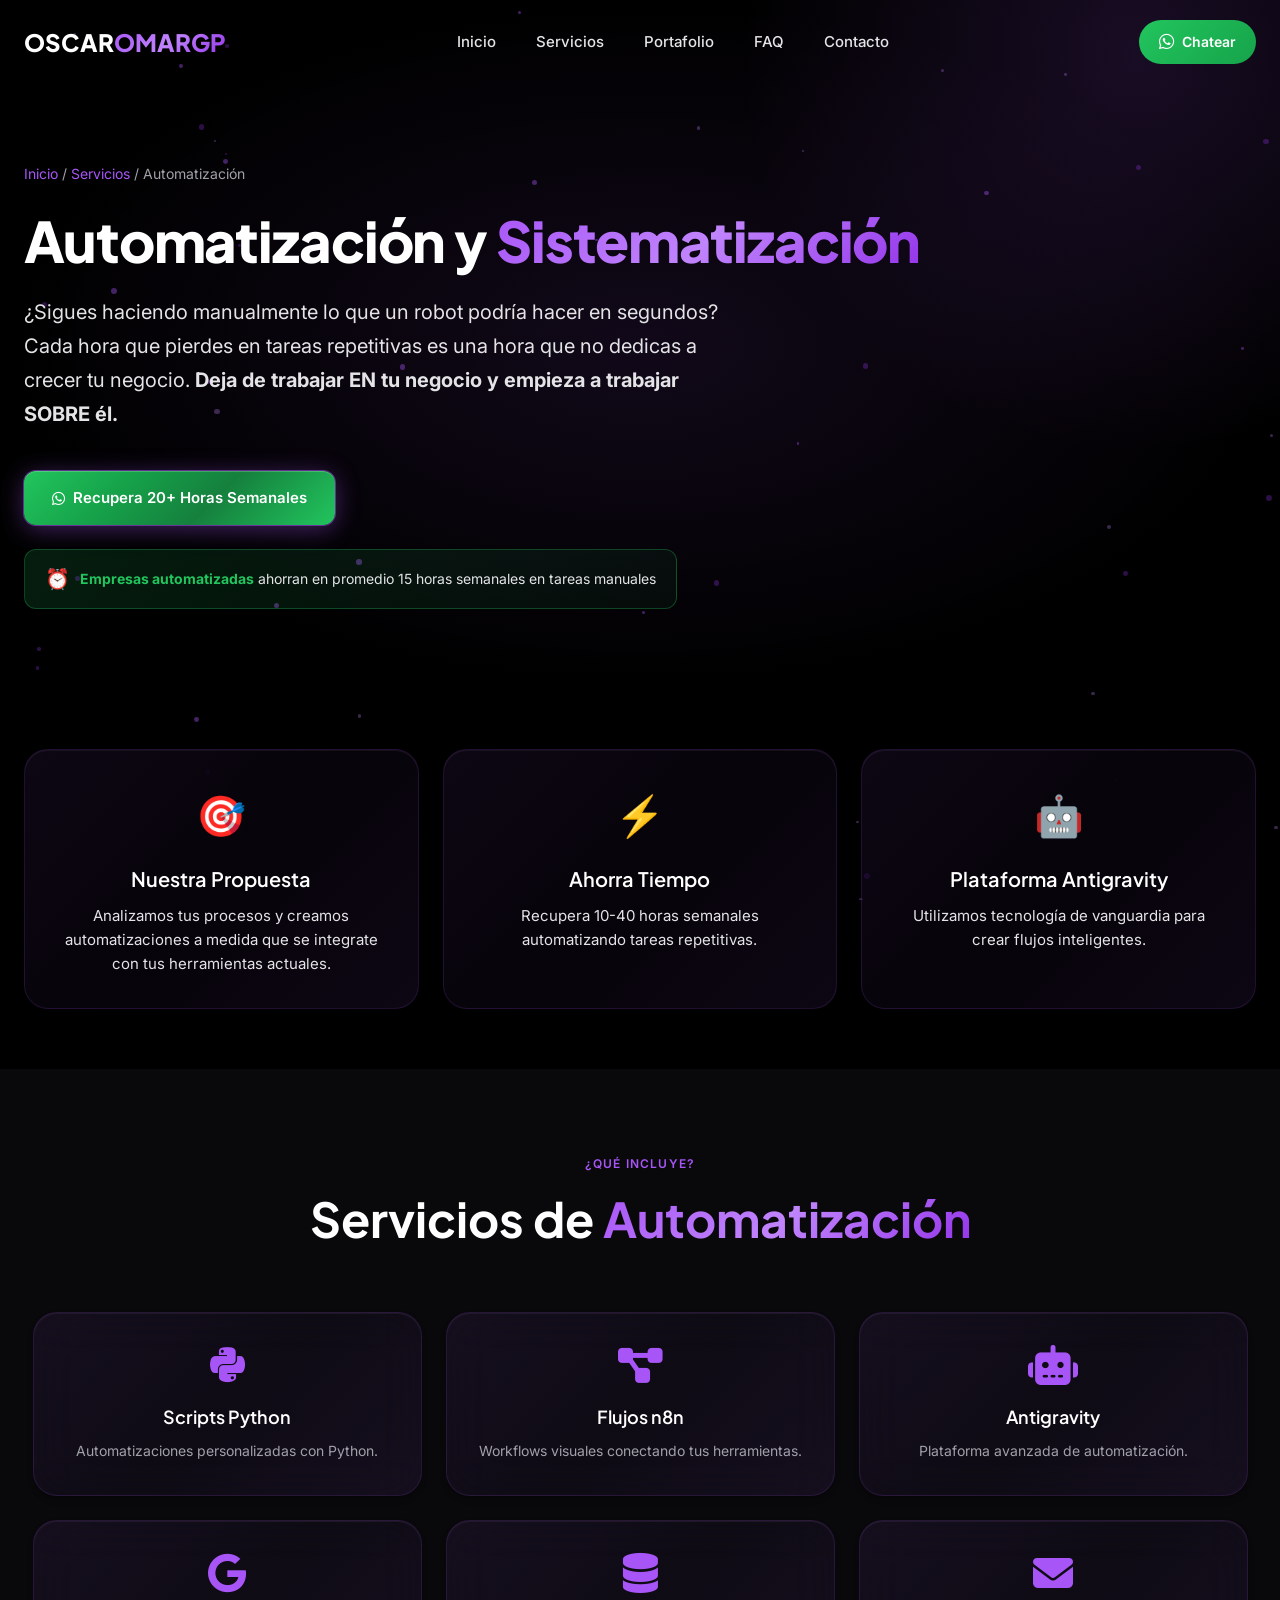
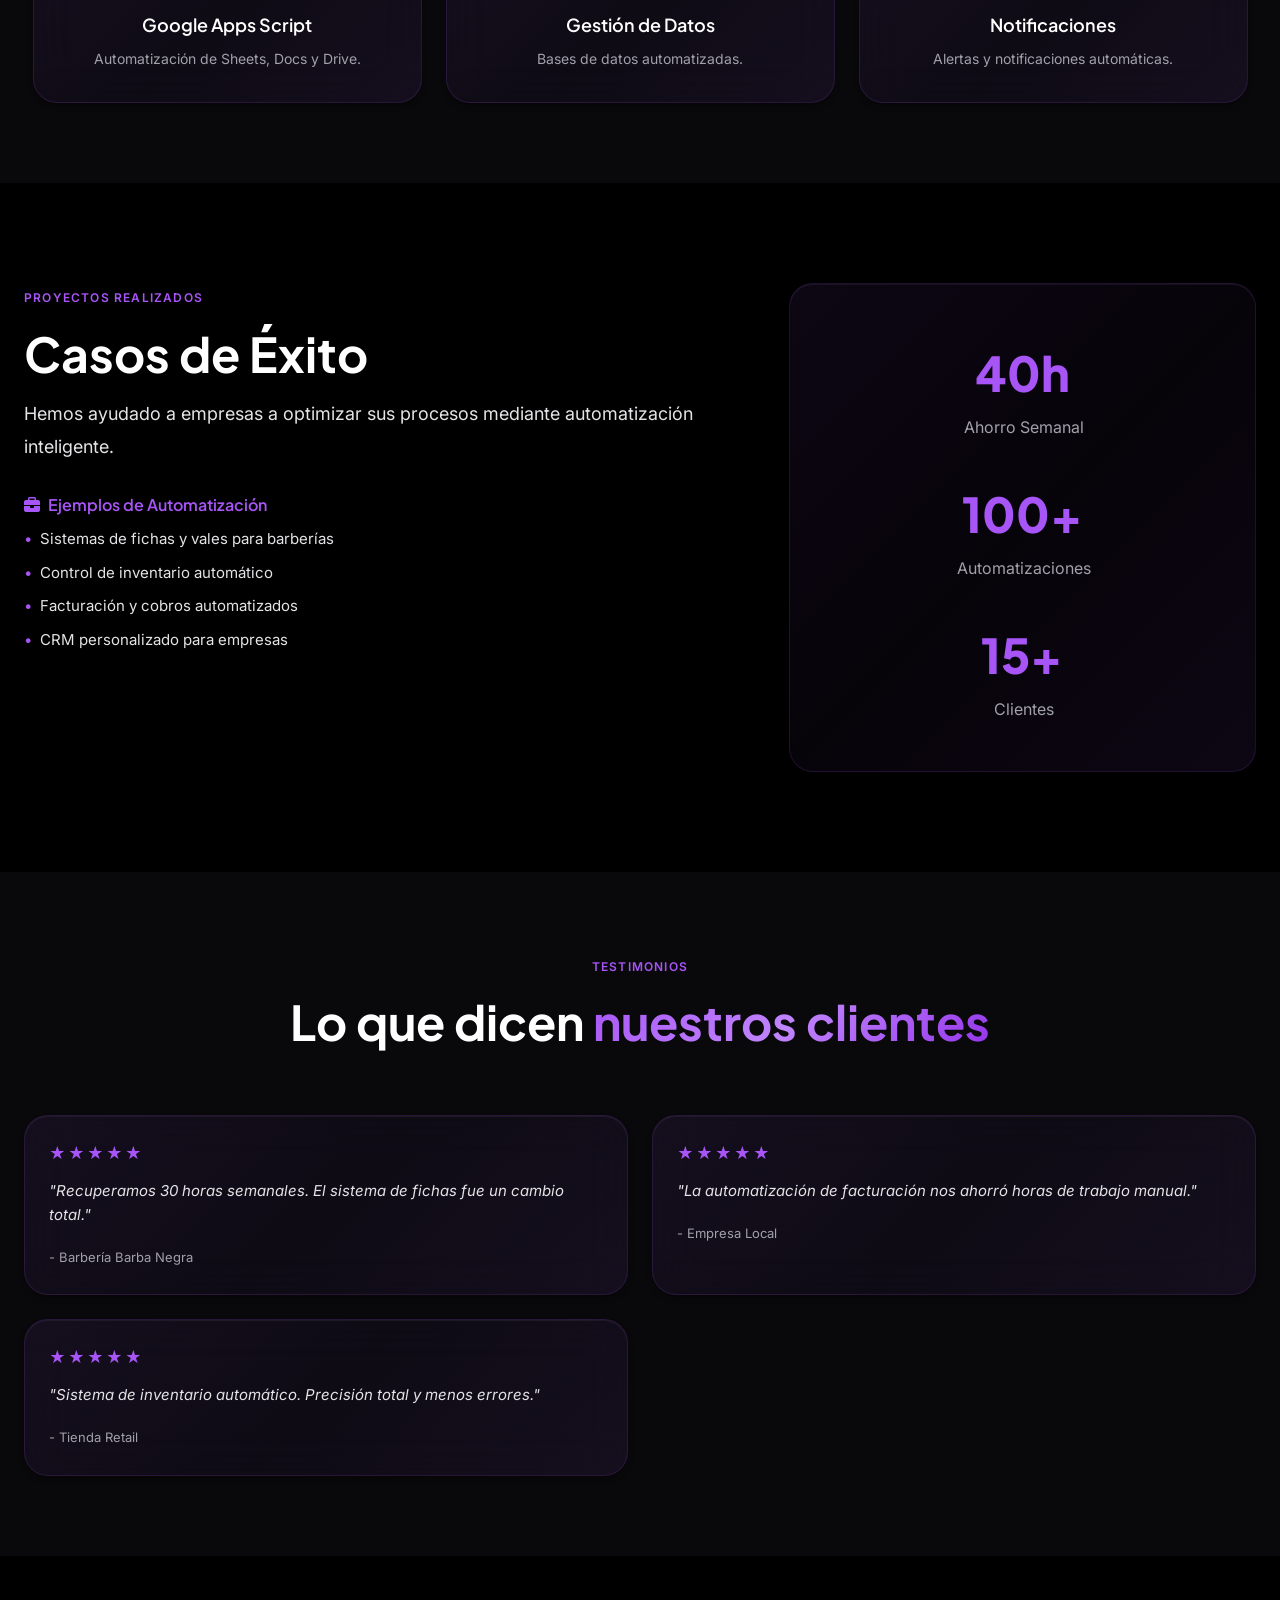
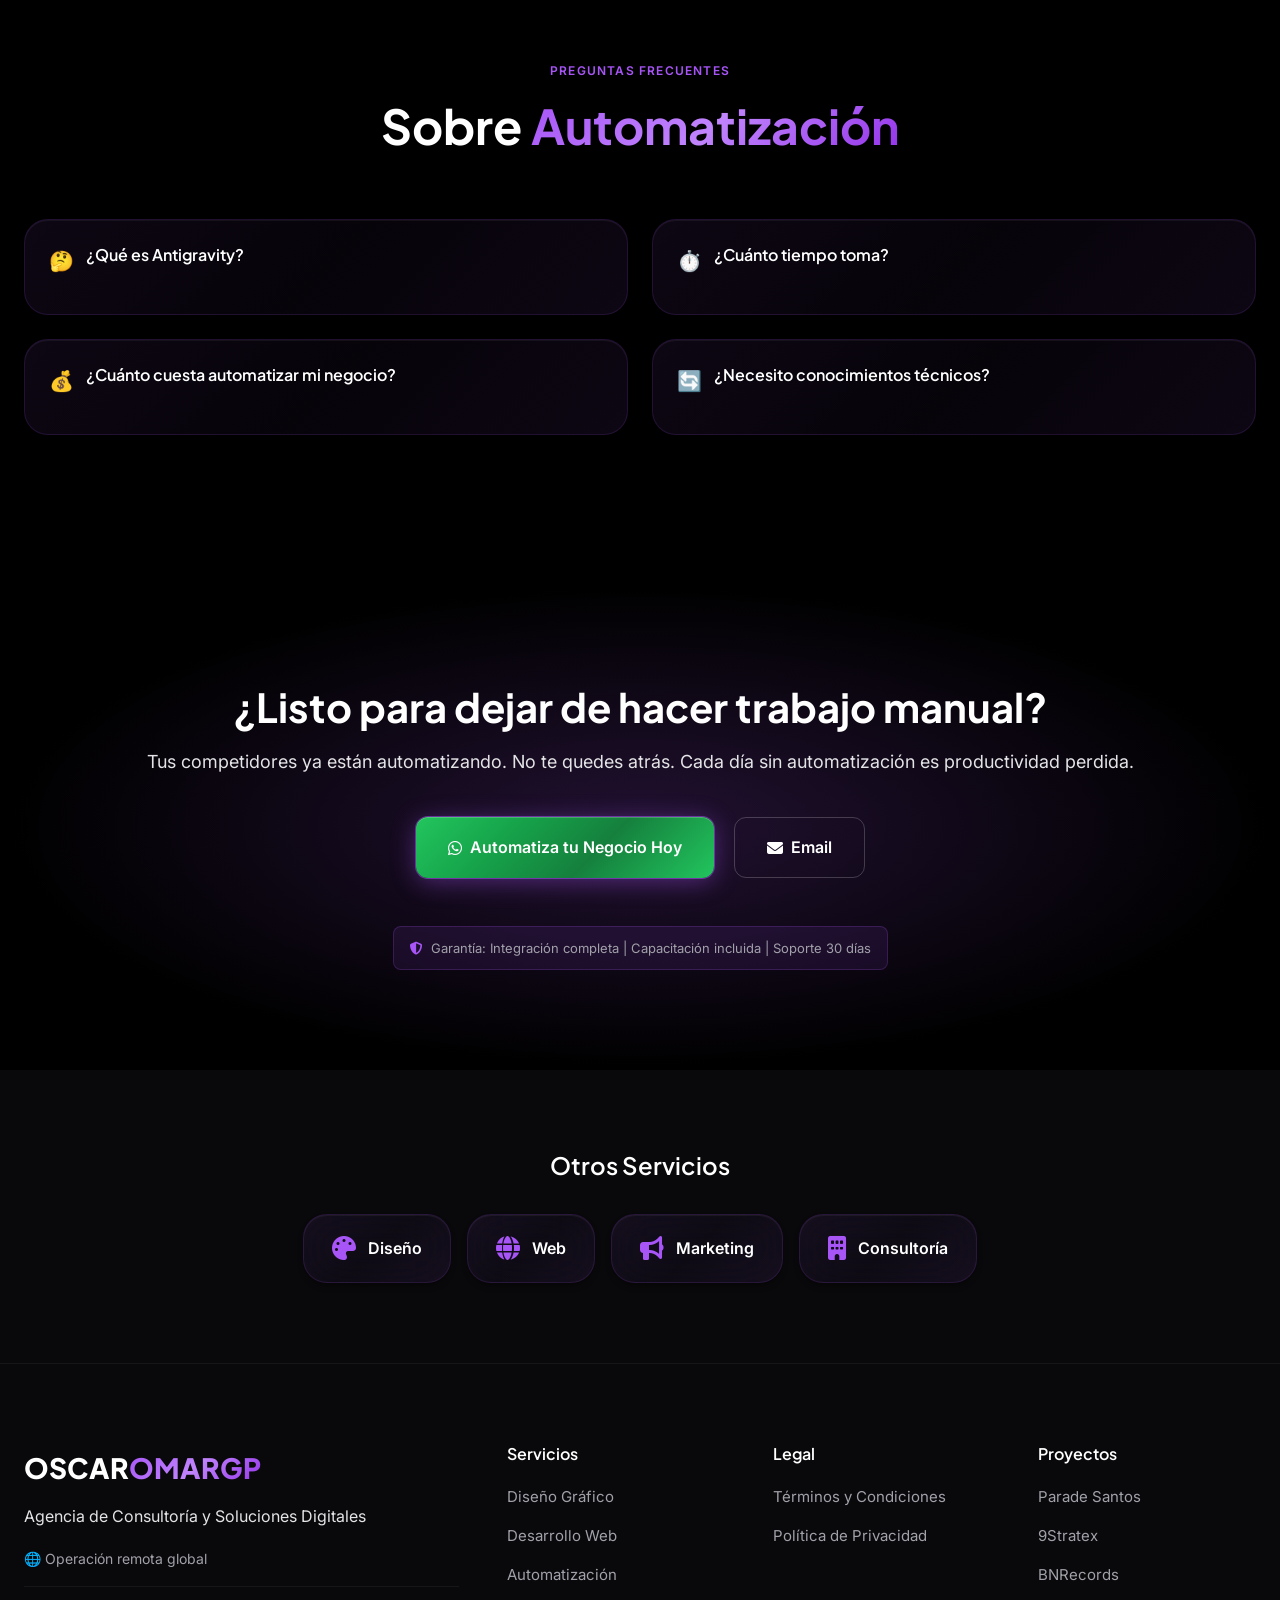
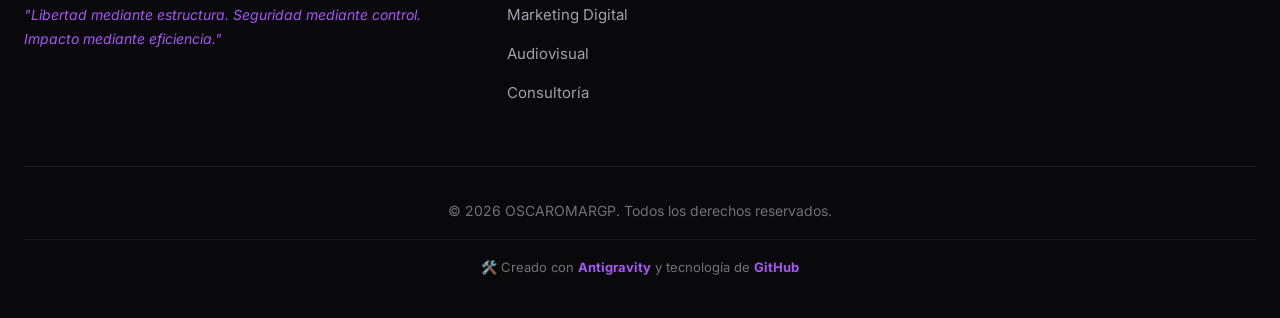
<file: servicios/automatizacion.html>
<!DOCTYPE html>
<html lang="es">
<head>
    <meta charset="UTF-8">
    <meta name="viewport" content="width=device-width, initial-scale=1.0">
    <title>Automatización y Sistematización | OSCAROMARGP</title>
    <link rel="preconnect" href="https://fonts.googleapis.com">
    <link href="https://fonts.gstatic.com" crossorigin>
    <link href="https://fonts.googleapis.com/css2?family=Plus+Jakarta+Sans:wght@400;500;600;700;800&family=Inter:wght@400;500;600&display=swap" rel="stylesheet">
    <link rel="stylesheet" href="../styles.css">
    <link rel="stylesheet" href="servicio.css">
    <link rel="icon" type="image/png" href="../images/logo.png">
    <link rel="stylesheet" href="https://cdnjs.cloudflare.com/ajax/libs/font-awesome/6.4.0/css/all.min.css">
</head>
<body>
    <div class="particles-container" id="particles"></div>
    <nav class="navbar" id="navbar">
        <div class="nav-container">
            <a href="../index.html" class="nav-logo"><span class="logo-text">OSCAR<span class="gradient-text">OMARGP</span></span></a>
            <ul class="nav-links" id="navLinks">
                <li><a href="../index.html" class="nav-link">Inicio</a></li>
                <li><a href="../index.html#servicios" class="nav-link">Servicios</a></li>
                <li><a href="../index.html#casos" class="nav-link">Portafolio</a></li>
                <li><a href="../index.html#faq" class="nav-link">FAQ</a></li>
                <li><a href="../index.html#contacto" class="nav-link">Contacto</a></li>
            </ul>
            <a href="https://wa.me/526121078075" target="_blank" class="btn-whatsapp-nav">
                <i class="fab fa-whatsapp"></i> Chatear
            </a>
            <button class="mobile-menu-toggle" id="mobileToggle"><span></span><span></span><span></span></button>
        </div>
    </nav>

    <section class="service-hero">
        <div class="hero-bg-gradient"></div>
        <div class="container">
            <div class="service-hero-content">
                <span class="service-breadcrumb"><a href="../index.html">Inicio</a> / <a href="../index.html#servicios">Servicios</a> / Automatización</span>
                <h1 class="hero-title">Automatización y <span class="gradient-text">Sistematización</span></h1>
                <p class="hero-subtitle">¿Sigues haciendo manualmente lo que un robot podría hacer en segundos? Cada hora que pierdes en tareas repetitivas es una hora que no dedicas a crecer tu negocio. <strong>Deja de trabajar EN tu negocio y empieza a trabajar SOBRE él.</strong></p>
                <div class="hero-ctas">
                    <a href="https://wa.me/526121078075?text=Hola,%20quiero%20automatizar%20mi%20negocio.%20¿Podemos%20hablar?" target="_blank" class="btn-primary btn-whatsapp"><i class="fab fa-whatsapp"></i> Recupera 20+ Horas Semanales</a>
                </div>
                <div class="urgency-badge">
                    <span class="badge-icon">⏰</span>
                    <span><strong>Empresas automatizadas</strong> ahorran en promedio 15 horas semanales en tareas manuales</span>
                </div>
            </div>
        </div>
    </section>

    <section class="service-overview">
        <div class="container">
            <div class="overview-grid">
                <div class="overview-card glass-card">
                    <div class="overview-icon">🎯</div>
                    <h3>Nuestra Propuesta</h3>
                    <p>Analizamos tus procesos y creamos automatizaciones a medida que se integrate con tus herramientas actuales.</p>
                </div>
                <div class="overview-card glass-card">
                    <div class="overview-icon">⚡</div>
                    <h3>Ahorra Tiempo</h3>
                    <p>Recupera 10-40 horas semanales automatizando tareas repetitivas.</p>
                </div>
                <div class="overview-card glass-card">
                    <div class="overview-icon">🤖</div>
                    <h3>Plataforma Antigravity</h3>
                    <p>Utilizamos tecnología de vanguardia para crear flujos inteligentes.</p>
                </div>
            </div>
        </div>
    </section>

    <section class="service-features">
        <div class="container">
            <div class="section-header"><span class="section-label">¿Qué incluye?</span><h2 class="section-title">Servicios de <span class="gradient-text">Automatización</span></h2></div>
            <div class="features-grid">
                <div class="feature-box glass-card"><i class="fab fa-python"></i><h3>Scripts Python</h3><p>Automatizaciones personalizadas con Python.</p></div>
                <div class="feature-box glass-card"><i class="fas fa-project-diagram"></i><h3>Flujos n8n</h3><p>Workflows visuales conectando tus herramientas.</p></div>
                <div class="feature-box glass-card"><i class="fas fa-robot"></i><h3>Antigravity</h3><p>Plataforma avanzada de automatización.</p></div>
                <div class="feature-box glass-card"><i class="fab fa-google"></i><h3>Google Apps Script</h3><p>Automatización de Sheets, Docs y Drive.</p></div>
                <div class="feature-box glass-card"><i class="fas fa-database"></i><h3>Gestión de Datos</h3><p>Bases de datos automatizadas.</p></div>
                <div class="feature-box glass-card"><i class="fas fa-envelope"></i><h3>Notificaciones</h3><p>Alertas y notificaciones automáticas.</p></div>
            </div>
        </div>
    </section>

    <section class="service-experience">
        <div class="container">
            <div class="experience-grid">
                <div class="experience-content">
                    <span class="section-label">Proyectos Realizados</span>
                    <h2 class="section-title">Casos de Éxito</h2>
                    <p class="experience-text">Hemos ayudado a empresas a optimizar sus procesos mediante automatización inteligente.</p>
                    <div class="experience-list">
                        <h4><i class="fas fa-briefcase"></i> Ejemplos de Automatización</h4>
                        <ul>
                            <li>Sistemas de fichas y vales para barberías</li>
                            <li>Control de inventario automático</li>
                            <li>Facturación y cobros automatizados</li>
                            <li>CRM personalizado para empresas</li>
                        </ul>
                    </div>
                </div>
                <div class="experience-visual glass-card">
                    <div class="experience-stats">
                        <div class="stat"><span class="stat-number">40h</span><span class="stat-label">Ahorro Semanal</span></div>
                        <div class="stat"><span class="stat-number">100+</span><span class="stat-label">Automatizaciones</span></div>
                        <div class="stat"><span class="stat-number">15+</span><span class="stat-label">Clientes</span></div>
                    </div>
                </div>
            </div>
        </div>
    </section>

    <section class="service-testimonials">
        <div class="container">
            <div class="section-header"><span class="section-label">Testimonios</span><h2 class="section-title">Lo que dicen <span class="gradient-text">nuestros clientes</span></h2></div>
            <div class="testimonials-mini-grid">
                <div class="testimonial-mini glass-card">
                    <div class="testimonial-stars">★★★★★</div>
                    <p>"Recuperamos 30 horas semanales. El sistema de fichas fue un cambio total."</p>
                    <span class="testimonial-author">- Barbería Barba Negra</span>
                </div>
                <div class="testimonial-mini glass-card">
                    <div class="testimonial-stars">★★★★★</div>
                    <p>"La automatización de facturación nos ahorró horas de trabajo manual."</p>
                    <span class="testimonial-author">- Empresa Local</span>
                </div>
                <div class="testimonial-mini glass-card">
                    <div class="testimonial-stars">★★★★★</div>
                    <p>"Sistema de inventario automático. Precisión total y menos errores."</p>
                    <span class="testimonial-author">- Tienda Retail</span>
                </div>
            </div>
        </div>
    </section>

    <section class="service-faq">
        <div class="container">
            <div class="section-header"><span class="section-label">Preguntas Frecuentes</span><h2 class="section-title">Sobre <span class="gradient-text">Automatización</span></h2></div>
            <div class="faq-grid">
                <div class="faq-item glass-card">
                    <div class="faq-question"><span class="faq-icon">🤔</span><h3>¿Qué es Antigravity?</h3></div>
                    <div class="faq-answer"><p>Es una plataforma de automatización avanzada que permite conectar diferentes servicios y automatizar procesos de negocio sin código.</p></div>
                </div>
                <div class="faq-item glass-card">
                    <div class="faq-question"><span class="faq-icon">⏱️</span><h3>¿Cuánto tiempo toma?</h3></div>
                    <div class="faq-answer"><p>Depende de la complejidad. Automatizaciones simples: 3-5 días. Sistemas completos: 2-4 semanas.</p></div>
                </div>
                <div class="faq-item glass-card">
                    <div class="faq-question"><span class="faq-icon">💰</span><h3>¿Cuánto cuesta automatizar mi negocio?</h3></div>
                    <div class="faq-answer"><p>El precio varía según la complejidad. Automatizaciones básicas desde $3,000 MXN. Sistemas completos desde $10,000 MXN.</p></div>
                </div>
                <div class="faq-item glass-card">
                    <div class="faq-question"><span class="faq-icon">🔄</span><h3>¿Necesito conocimientos técnicos?</h3></div>
                    <div class="faq-answer"><p>No, nuestras automatizaciones funcionan sin que necesites saber programar. Tú solo usas las herramientas.</p></div>
                </div>
            </div>
        </div>
    </section>

    <section class="service-cta">
        <div class="cta-bg-gradient"></div>
        <div class="container">
            <h2>¿Listo para dejar de hacer trabajo manual?</h2>
            <p>Tus competidores ya están automatizando. No te quedes atrás. Cada día sin automatización es productividad perdida.</p>
            <div class="cta-buttons">
                <a href="https://wa.me/526121078075?text=Hola,%20quiero%20automatizar%20procesos.%20¿Me%20asesoran?" target="_blank" class="btn-primary btn-whatsapp"><i class="fab fa-whatsapp"></i> Automatiza tu Negocio Hoy</a>
                <a href="mailto:oscaromargp@gmail.com" class="btn-secondary"><i class="fas fa-envelope"></i> Email</a>
            </div>
            <div class="guarantee-badge" style="margin-top: 24px;">
                <i class="fas fa-shield-alt"></i>
                <span>Garantía: Integración completa | Capacitación incluida | Soporte 30 días</span>
            </div>
        </div>
    </section>

    <section class="other-services">
        <div class="container">
            <h3>Otros Servicios</h3>
            <div class="other-services-grid">
                <a href="diseno-grafico.html" class="other-service-card glass-card"><i class="fas fa-palette"></i><span>Diseño</span></a>
                <a href="desarrollo-web.html" class="other-service-card glass-card"><i class="fas fa-globe"></i><span>Web</span></a>
                <a href="marketing-digital.html" class="other-service-card glass-card"><i class="fas fa-bullhorn"></i><span>Marketing</span></a>
                <a href="consultoria.html" class="other-service-card glass-card"><i class="fas fa-building"></i><span>Consultoría</span></a>
            </div>
        </div>
    </section>

    <footer class="footer">
        <div class="container">
            <div class="footer-grid">
                <div class="footer-brand">
                    <span class="logo-text-footer">OSCAR<span class="gradient-text">OMARGP</span></span>
                    <p class="footer-desc">Agencia de Consultoría y Soluciones Digitales</p>
                    <p class="footer-location">🌐 Operación remota global</p>
                    <p class="footer-slogan">"Libertad mediante estructura. Seguridad mediante control. Impacto mediante eficiencia."</p>
                </div>
                <div class="footer-links">
                    <h4>Servicios</h4>
                    <ul>
                        <li><a href="diseno-grafico.html">Diseño Gráfico</a></li>
                        <li><a href="desarrollo-web.html">Desarrollo Web</a></li>
                        <li><a href="automatizacion.html">Automatización</a></li>
                        <li><a href="marketing-digital.html">Marketing Digital</a></li>
                        <li><a href="audiovisual.html">Audiovisual</a></li>
                        <li><a href="consultoria.html">Consultoría</a></li>
                    </ul>
                </div>
                <div class="footer-links">
                    <h4>Legal</h4>
                    <ul>
                        <li><a href="../legal/terminos.html">Términos y Condiciones</a></li>
                        <li><a href="../legal/privacidad.html">Política de Privacidad</a></li>
                    </ul>
                </div>
                <div class="footer-links">
                    <h4>Proyectos</h4>
                    <ul>
                        <li><a href="https://pardesantos.mx/" target="_blank">Parade Santos</a></li>
                        <li><a href="https://9stratex.com/" target="_blank">9Stratex</a></li>
                        <li><a href="https://bnrecords.com.mx/" target="_blank">BNRecords</a></li>
                    </ul>
                </div>
            </div>
            <div class="footer-bottom">
                <div class="credits">
                    <p class="credits-main">&copy; 2026 OSCAROMARGP. Todos los derechos reservados.</p>
                    <p class="credits-tech">
                        <span>🛠️ Creado con <strong>Antigravity</strong> y tecnología de <strong>GitHub</strong></span>
                    </p>
                </div>
            </div>
        </div>
    </footer>
    <script src="../script.js"></script>
    
    <!-- Google Translate Widget -->
    <div id="google_translate_element" style="position: fixed; bottom: 20px; right: 20px; z-index: 9999;"></div>
    <script type="text/javascript">
        function googleTranslateElementInit() {
            new google.translate.TranslateElement({pageLanguage: 'es', includedLanguages: 'en,es,pt,fr,de', layout: google.translate.TranslateElement.InlineLayout.SIMPLE}, 'google_translate_element');
        }
    </script>
    <script type="text/javascript" src="//translate.google.com/translate_a/element.js?cb=googleTranslateElementInit"></script>
</body>
</html>
</file>
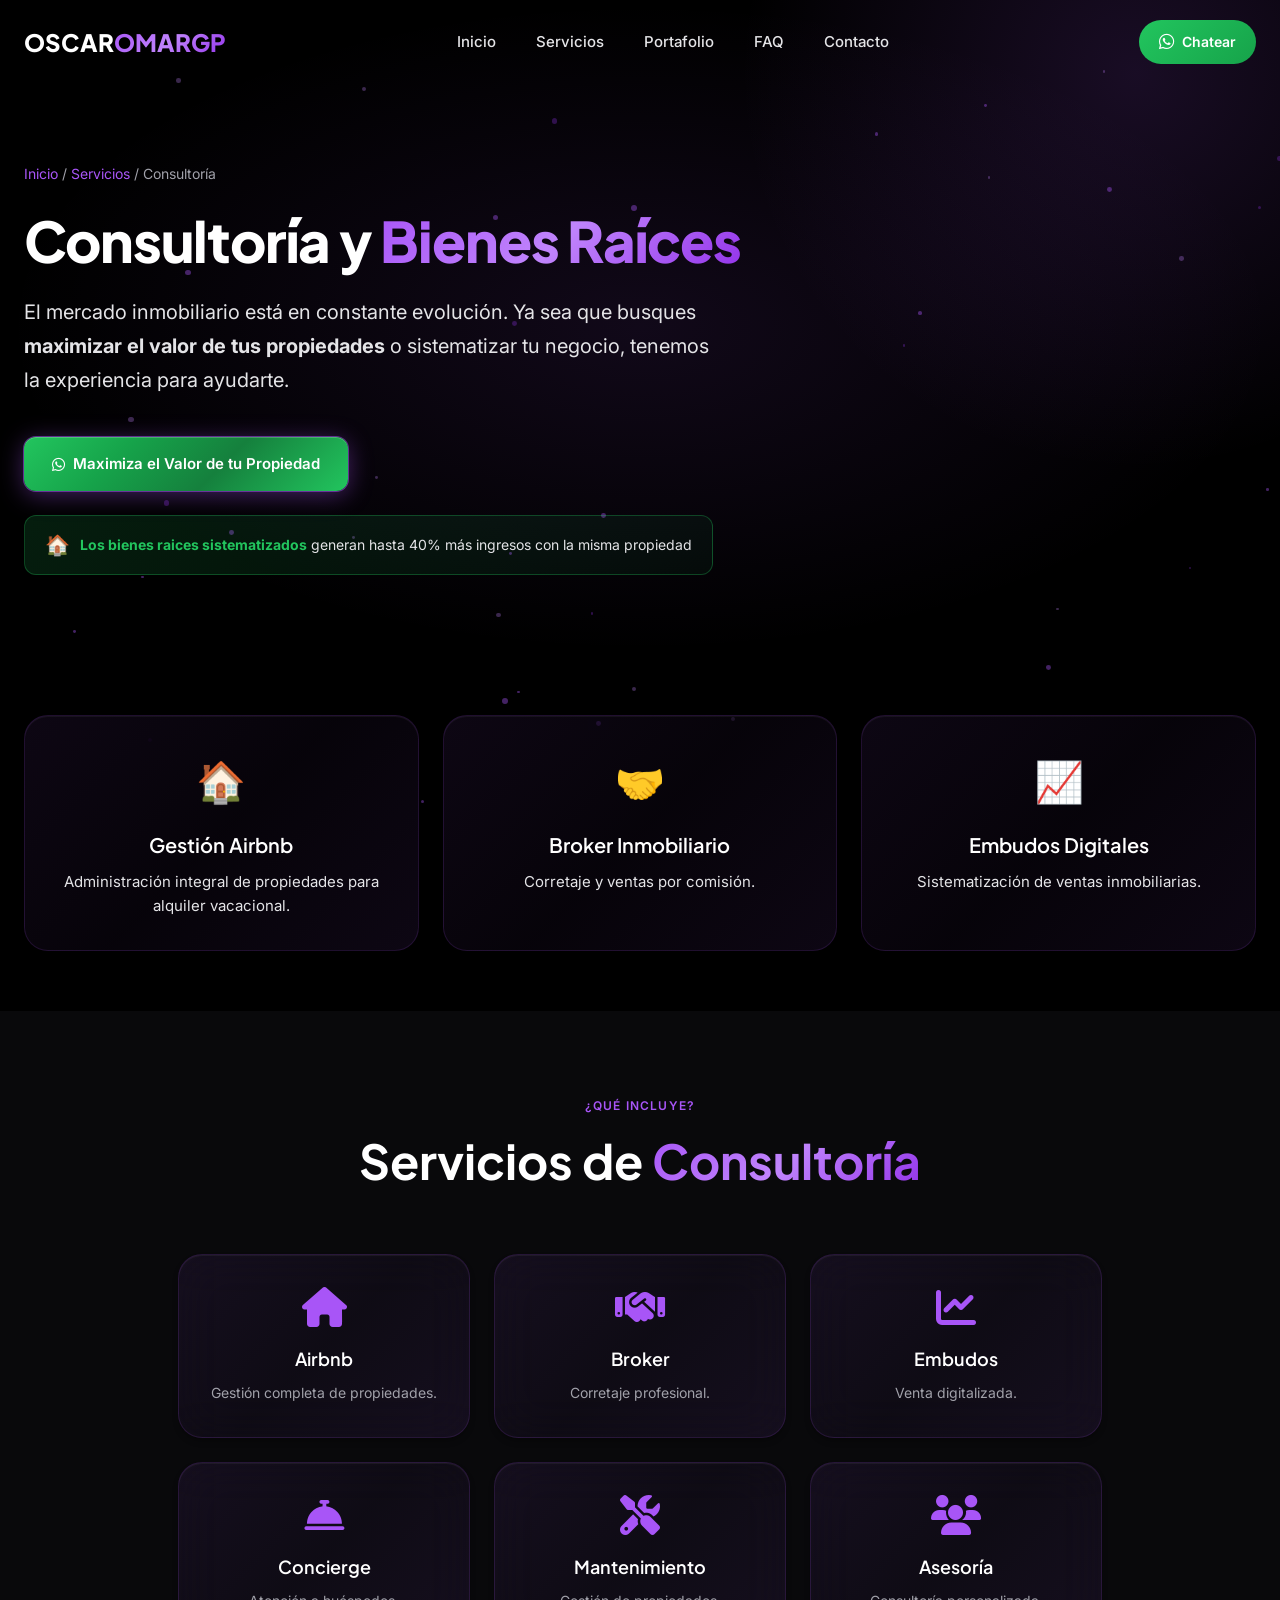
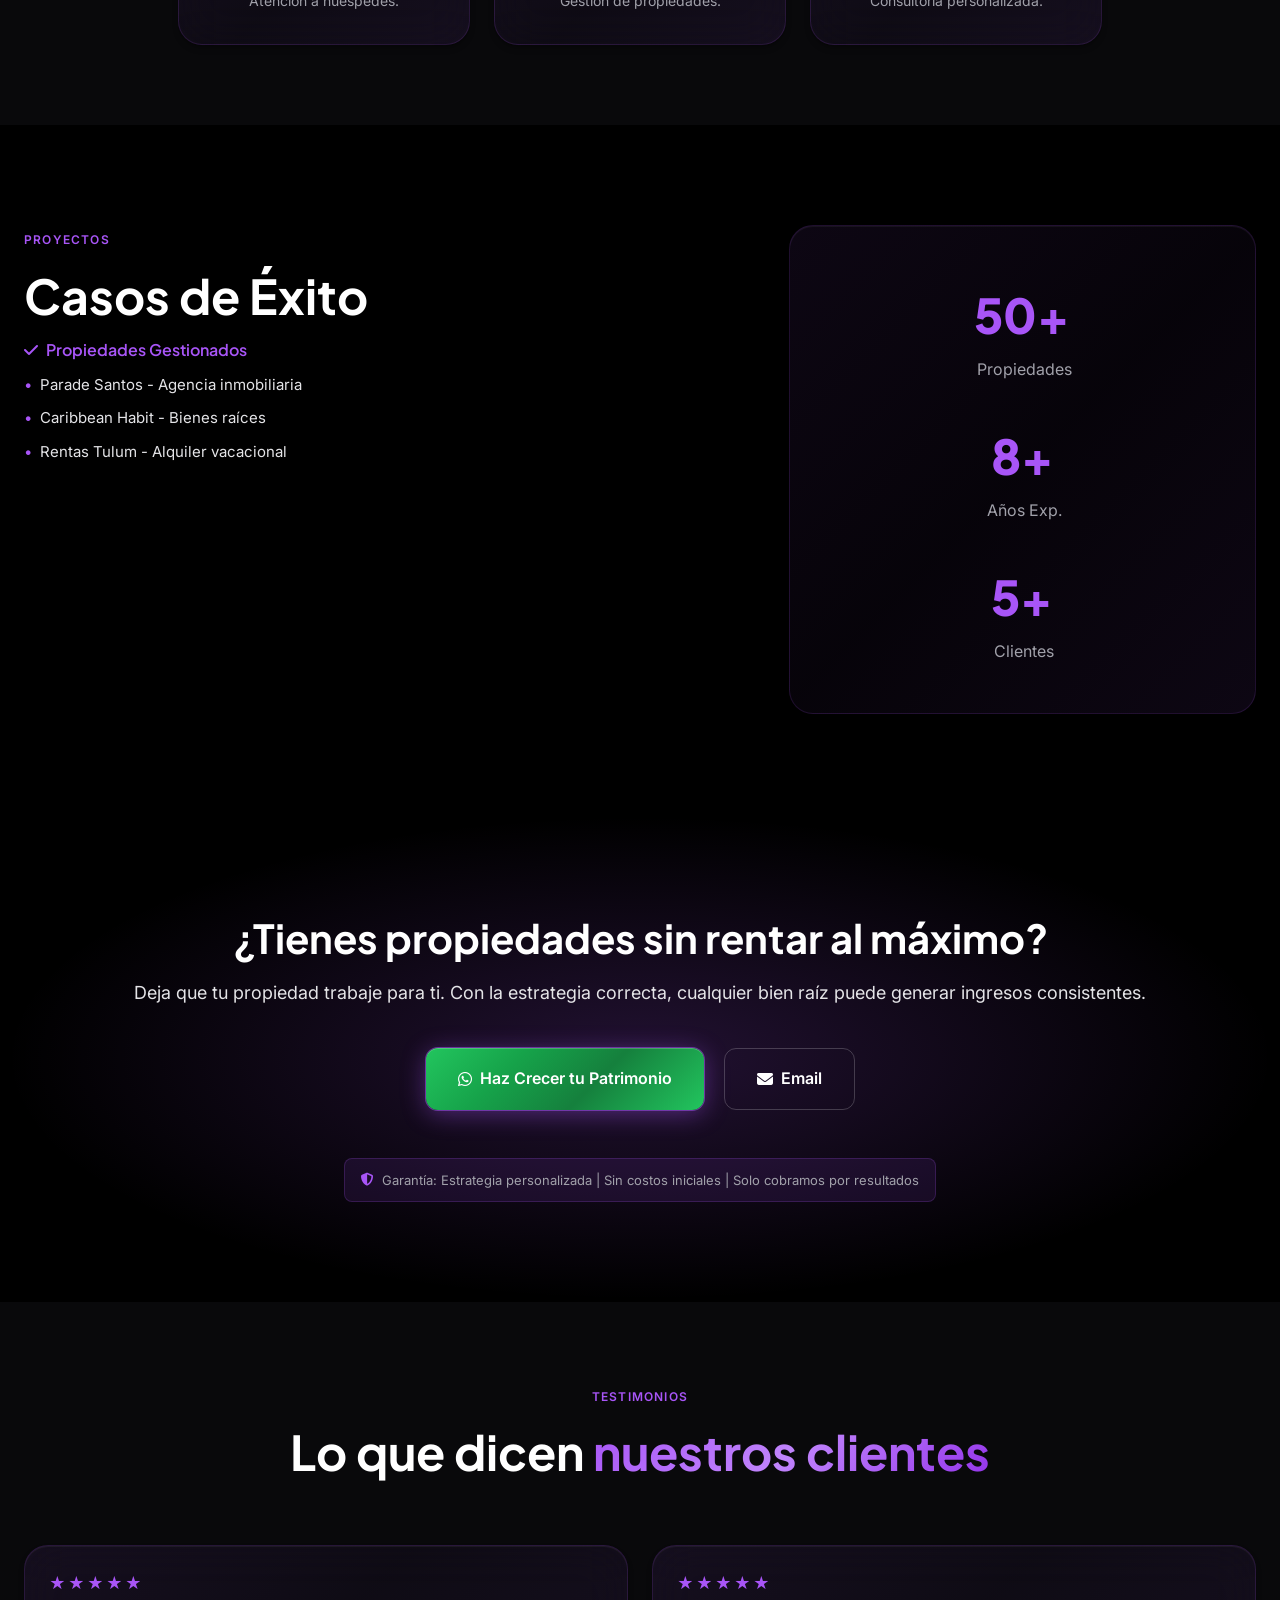
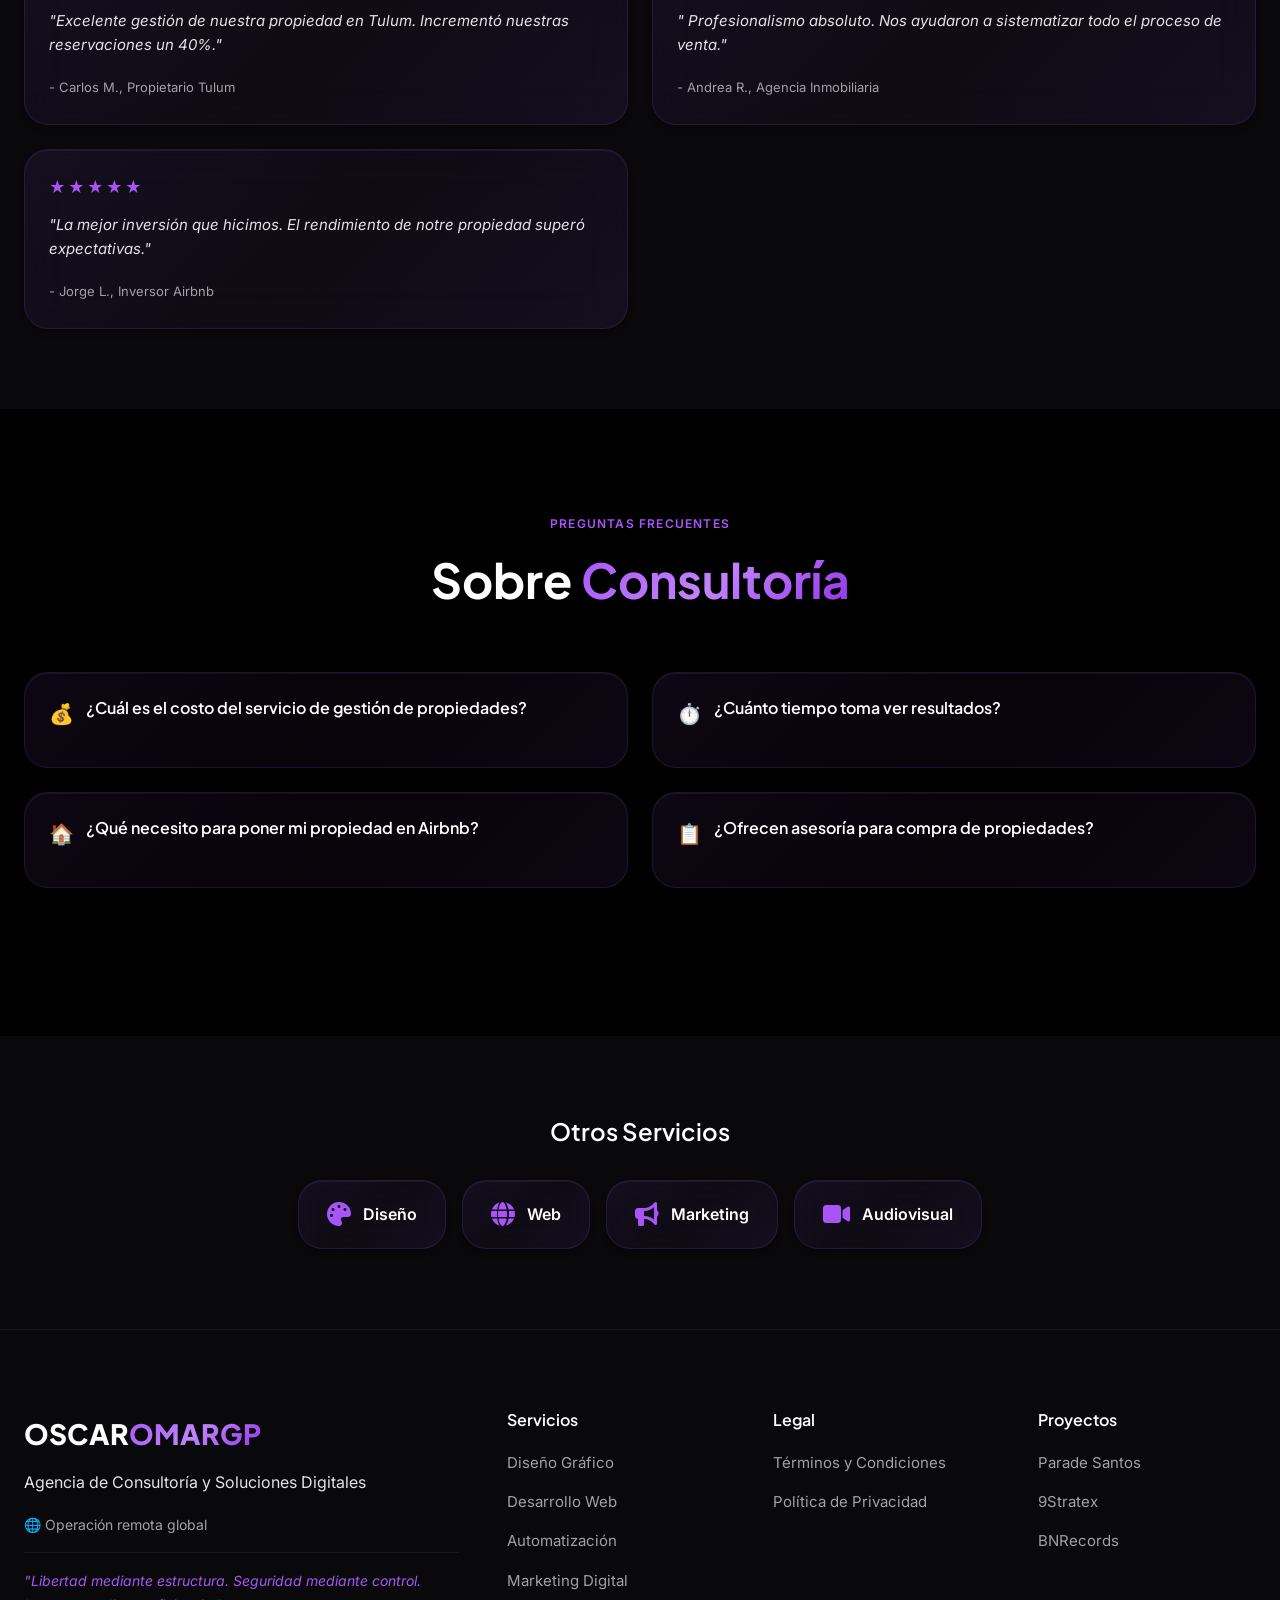
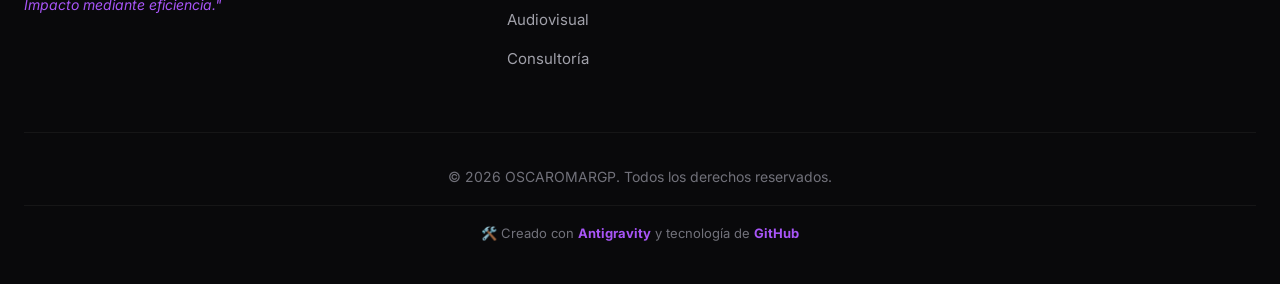
<file: servicios/consultoria.html>
<!DOCTYPE html>
<html lang="es">
<head>
    <meta charset="UTF-8">
    <meta name="viewport" content="width=device-width, initial-scale=1.0">
    <title>Consultoría y Bienes Raíces | OSCAROMARGP</title>
    <link rel="preconnect" href="https://fonts.googleapis.com">
    <link href="https://fonts.gstatic.com" crossorigin>
    <link href="https://fonts.googleapis.com/css2?family=Plus+Jakarta+Sans:wght@400;500;600;700;800&family=Inter:wght@400;500;600&display=swap" rel="stylesheet">
    <link rel="stylesheet" href="../styles.css">
    <link rel="stylesheet" href="servicio.css">
    <link rel="icon" type="image/png" href="../images/logo.png">
    <link rel="stylesheet" href="https://cdnjs.cloudflare.com/ajax/libs/font-awesome/6.4.0/css/all.min.css">
</head>
<body>
    <div class="particles-container" id="particles"></div>
    <nav class="navbar" id="navbar">
        <div class="nav-container">
            <a href="../index.html" class="nav-logo"><span class="logo-text">OSCAR<span class="gradient-text">OMARGP</span></span></a>
            <ul class="nav-links" id="navLinks">
                <li><a href="../index.html" class="nav-link">Inicio</a></li>
                <li><a href="../index.html#servicios" class="nav-link">Servicios</a></li>
                <li><a href="../index.html#casos" class="nav-link">Portafolio</a></li>
                <li><a href="../index.html#faq" class="nav-link">FAQ</a></li>
                <li><a href="../index.html#contacto" class="nav-link">Contacto</a></li>
            </ul>
            <a href="https://wa.me/526121078075" target="_blank" class="btn-whatsapp-nav">
                <i class="fab fa-whatsapp"></i> Chatear
            </a>
            <button class="mobile-menu-toggle" id="mobileToggle"><span></span><span></span><span></span></button>
        </div>
    </nav>

    <section class="service-hero">
        <div class="hero-bg-gradient"></div>
        <div class="container">
            <div class="service-hero-content">
                <span class="service-breadcrumb"><a href="../index.html">Inicio</a> / <a href="../index.html#servicios">Servicios</a> / Consultoría</span>
                <h1 class="hero-title">Consultoría y <span class="gradient-text">Bienes Raíces</span></h1>
                <p class="hero-subtitle">El mercado inmobiliario está en constante evolución. Ya sea que busques <strong>maximizar el valor de tus propiedades</strong> o sistematizar tu negocio, tenemos la experiencia para ayudarte.</p>
                <div class="hero-ctas">
                    <a href="https://wa.me/526121078075?text=Hola,%20tengo%20una%20propiedad%20y%20quiero%20maximizar%20su%20valor.%20¿Podemos%20hablar?" target="_blank" class="btn-primary btn-whatsapp"><i class="fab fa-whatsapp"></i> Maximiza el Valor de tu Propiedad</a>
                </div>
                <div class="urgency-badge">
                    <span class="badge-icon">🏠</span>
                    <span><strong>Los bienes raices sistematizados</strong> generan hasta 40% más ingresos con la misma propiedad</span>
                </div>
            </div>
        </div>
    </section>

    <section class="service-overview">
        <div class="container">
            <div class="overview-grid">
                <div class="overview-card glass-card"><div class="overview-icon">🏠</div><h3>Gestión Airbnb</h3><p>Administración integral de propiedades para alquiler vacacional.</p></div>
                <div class="overview-card glass-card"><div class="overview-icon">🤝</div><h3>Broker Inmobiliario</h3><p>Corretaje y ventas por comisión.</p></div>
                <div class="overview-card glass-card"><div class="overview-icon">📈</div><h3>Embudos Digitales</h3><p>Sistematización de ventas inmobiliarias.</p></div>
            </div>
        </div>
    </section>

    <section class="service-features">
        <div class="container">
            <div class="section-header"><span class="section-label">¿Qué incluye?</span><h2 class="section-title">Servicios de <span class="gradient-text">Consultoría</span></h2></div>
            <div class="features-grid">
                <div class="feature-box glass-card"><i class="fas fa-home"></i><h3>Airbnb</h3><p>Gestión completa de propiedades.</p></div>
                <div class="feature-box glass-card"><i class="fas fa-handshake"></i><h3>Broker</h3><p>Corretaje profesional.</p></div>
                <div class="feature-box glass-card"><i class="fas fa-chart-line"></i><h3>Embudos</h3><p>Venta digitalizada.</p></div>
                <div class="feature-box glass-card"><i class="fas fa-concierge-bell"></i><h3>Concierge</h3><p>Atención a huéspedes.</p></div>
                <div class="feature-box glass-card"><i class="fas fa-tools"></i><h3>Mantenimiento</h3><p>Gestión de propiedades.</p></div>
                <div class="feature-box glass-card"><i class="fas fa-users"></i><h3>Asesoría</h3><p>Consultoría personalizada.</p></div>
            </div>
        </div>
    </section>

    <section class="service-experience">
        <div class="container">
            <div class="experience-grid">
                <div class="experience-content">
                    <span class="section-label">Proyectos</span>
                    <h2 class="section-title">Casos de Éxito</h2>
                    <div class="experience-list">
                        <h4><i class="fas fa-check"></i> Propiedades Gestionados</h4>
                        <ul>
                            <li><a href="https://pardesantos.mx/" target="_blank">Parade Santos</a> - Agencia inmobiliaria</li>
                            <li>Caribbean Habit - Bienes raíces</li>
                            <li>Rentas Tulum - Alquiler vacacional</li>
                        </ul>
                    </div>
                </div>
                <div class="experience-visual glass-card">
                    <div class="experience-stats">
                        <div class="stat"><span class="stat-number">50+</span><span class="stat-label">Propiedades</span></div>
                        <div class="stat"><span class="stat-number">8+</span><span class="stat-label">Años Exp.</span></div>
                        <div class="stat"><span class="stat-number">5+</span><span class="stat-label">Clientes</span></div>
                    </div>
                </div>
            </div>
        </div>
    </section>

    <section class="service-cta">
        <div class="cta-bg-gradient"></div>
        <div class="container">
            <h2>¿Tienes propiedades sin rentar al máximo?</h2>
            <p>Deja que tu propiedad trabaje para ti. Con la estrategia correcta, cualquier bien raíz puede generar ingresos consistentes.</p>
            <div class="cta-buttons">
                <a href="https://wa.me/526121078075?text=Hola,%20quiero%20maximizar%20mi%20inmueble.%20¿Me%20asesoran?" target="_blank" class="btn-primary btn-whatsapp"><i class="fab fa-whatsapp"></i> Haz Crecer tu Patrimonio</a>
                <a href="mailto:oscaromargp@gmail.com" class="btn-secondary"><i class="fas fa-envelope"></i> Email</a>
            </div>
            <div class="guarantee-badge" style="margin-top: 24px;">
                <i class="fas fa-shield-alt"></i>
                <span>Garantía: Estrategia personalizada | Sin costos iniciales | Solo cobramos por resultados</span>
            </div>
        </div>
    </section>

    <section class="service-testimonials">
        <div class="container">
            <div class="section-header"><span class="section-label">Testimonios</span><h2 class="section-title">Lo que dicen <span class="gradient-text">nuestros clientes</span></h2></div>
            <div class="testimonials-mini-grid">
                <div class="testimonial-mini glass-card">
                    <div class="testimonial-stars">★★★★★</div>
                    <p>"Excelente gestión de nuestra propiedad en Tulum. Incrementó nuestras reservaciones un 40%."</p>
                    <span class="testimonial-author">- Carlos M., Propietario Tulum</span>
                </div>
                <div class="testimonial-mini glass-card">
                    <div class="testimonial-stars">★★★★★</div>
                    <p>" Profesionalismo absoluto. Nos ayudaron a sistematizar todo el proceso de venta."</p>
                    <span class="testimonial-author">- Andrea R., Agencia Inmobiliaria</span>
                </div>
                <div class="testimonial-mini glass-card">
                    <div class="testimonial-stars">★★★★★</div>
                    <p>"La mejor inversión que hicimos. El rendimiento de notre propiedad superó expectativas."</p>
                    <span class="testimonial-author">- Jorge L., Inversor Airbnb</span>
                </div>
            </div>
        </div>
    </section>

    <section class="service-faq">
        <div class="container">
            <div class="section-header"><span class="section-label">Preguntas Frecuentes</span><h2 class="section-title">Sobre <span class="gradient-text">Consultoría</span></h2></div>
            <div class="faq-grid">
                <div class="faq-item glass-card">
                    <div class="faq-question"><span class="faq-icon">💰</span><h3>¿Cuál es el costo del servicio de gestión de propiedades?</h3></div>
                    <div class="faq-answer"><p>El servicio se maneja con una comisión del 15-20% sobre las reservaciones generadas. No hay costo inicial.</p></div>
                </div>
                <div class="faq-item glass-card">
                    <div class="faq-question"><span class="faq-icon">⏱️</span><h3>¿Cuánto tiempo toma ver resultados?</h3></div>
                    <div class="faq-answer"><p>Normalmente en 2-3 meses comenzarás a ver incrementación en reservaciones y reseñas positivas.</p></div>
                </div>
                <div class="faq-item glass-card">
                    <div class="faq-question"><span class="faq-icon">🏠</span><h3>¿Qué necesito para poner mi propiedad en Airbnb?</h3></div>
                    <div class="faq-answer"><p>Solo necesitas ser propietario o tener un contrato de arrendamiento. Nosotros manejamos todo lo demás: fotos, descripción, precios, huéspedes.</p></div>
                </div>
                <div class="faq-item glass-card">
                    <div class="faq-question"><span class="faq-icon">📋</span><h3>¿Ofrecen asesoría para compra de propiedades?</h3></div>
                    <div class="faq-answer"><p>Sí, damos asesoría personalizada para inversión inmobiliaria. Analizamos ROI,plusvalía y mejores zonas.</p></div>
                </div>
            </div>
        </div>
    </section>

    <section class="other-services">
        <div class="container">
            <h3>Otros Servicios</h3>
            <div class="other-services-grid">
                <a href="diseno-grafico.html" class="other-service-card glass-card"><i class="fas fa-palette"></i><span>Diseño</span></a>
                <a href="desarrollo-web.html" class="other-service-card glass-card"><i class="fas fa-globe"></i><span>Web</span></a>
                <a href="marketing-digital.html" class="other-service-card glass-card"><i class="fas fa-bullhorn"></i><span>Marketing</span></a>
                <a href="audiovisual.html" class="other-service-card glass-card"><i class="fas fa-video"></i><span>Audiovisual</span></a>
            </div>
        </div>
    </section>

    <footer class="footer">
        <div class="container">
            <div class="footer-grid">
                <div class="footer-brand">
                    <span class="logo-text-footer">OSCAR<span class="gradient-text">OMARGP</span></span>
                    <p class="footer-desc">Agencia de Consultoría y Soluciones Digitales</p>
                    <p class="footer-location">🌐 Operación remota global</p>
                    <p class="footer-slogan">"Libertad mediante estructura. Seguridad mediante control. Impacto mediante eficiencia."</p>
                </div>
                <div class="footer-links">
                    <h4>Servicios</h4>
                    <ul>
                        <li><a href="diseno-grafico.html">Diseño Gráfico</a></li>
                        <li><a href="desarrollo-web.html">Desarrollo Web</a></li>
                        <li><a href="automatizacion.html">Automatización</a></li>
                        <li><a href="marketing-digital.html">Marketing Digital</a></li>
                        <li><a href="audiovisual.html">Audiovisual</a></li>
                        <li><a href="consultoria.html">Consultoría</a></li>
                    </ul>
                </div>
                <div class="footer-links">
                    <h4>Legal</h4>
                    <ul>
                        <li><a href="../legal/terminos.html">Términos y Condiciones</a></li>
                        <li><a href="../legal/privacidad.html">Política de Privacidad</a></li>
                    </ul>
                </div>
                <div class="footer-links">
                    <h4>Proyectos</h4>
                    <ul>
                        <li><a href="https://pardesantos.mx/" target="_blank">Parade Santos</a></li>
                        <li><a href="https://9stratex.com/" target="_blank">9Stratex</a></li>
                        <li><a href="https://bnrecords.com.mx/" target="_blank">BNRecords</a></li>
                    </ul>
                </div>
            </div>
            <div class="footer-bottom">
                <div class="credits">
                    <p class="credits-main">&copy; 2026 OSCAROMARGP. Todos los derechos reservados.</p>
                    <p class="credits-tech">
                        <span>🛠️ Creado con <strong>Antigravity</strong> y tecnología de <strong>GitHub</strong></span>
                    </p>
                </div>
            </div>
        </div>
    </footer>
    <script src="../script.js"></script>
    
    <!-- Google Translate Widget -->
    <div id="google_translate_element" style="position: fixed; bottom: 20px; right: 20px; z-index: 9999;"></div>
    <script type="text/javascript">
        function googleTranslateElementInit() {
            new google.translate.TranslateElement({pageLanguage: 'es', includedLanguages: 'en,es,pt,fr,de', layout: google.translate.TranslateElement.InlineLayout.SIMPLE}, 'google_translate_element');
        }
    </script>
    <script type="text/javascript" src="//translate.google.com/translate_a/element.js?cb=googleTranslateElementInit"></script>
</body>
</html>
</file>
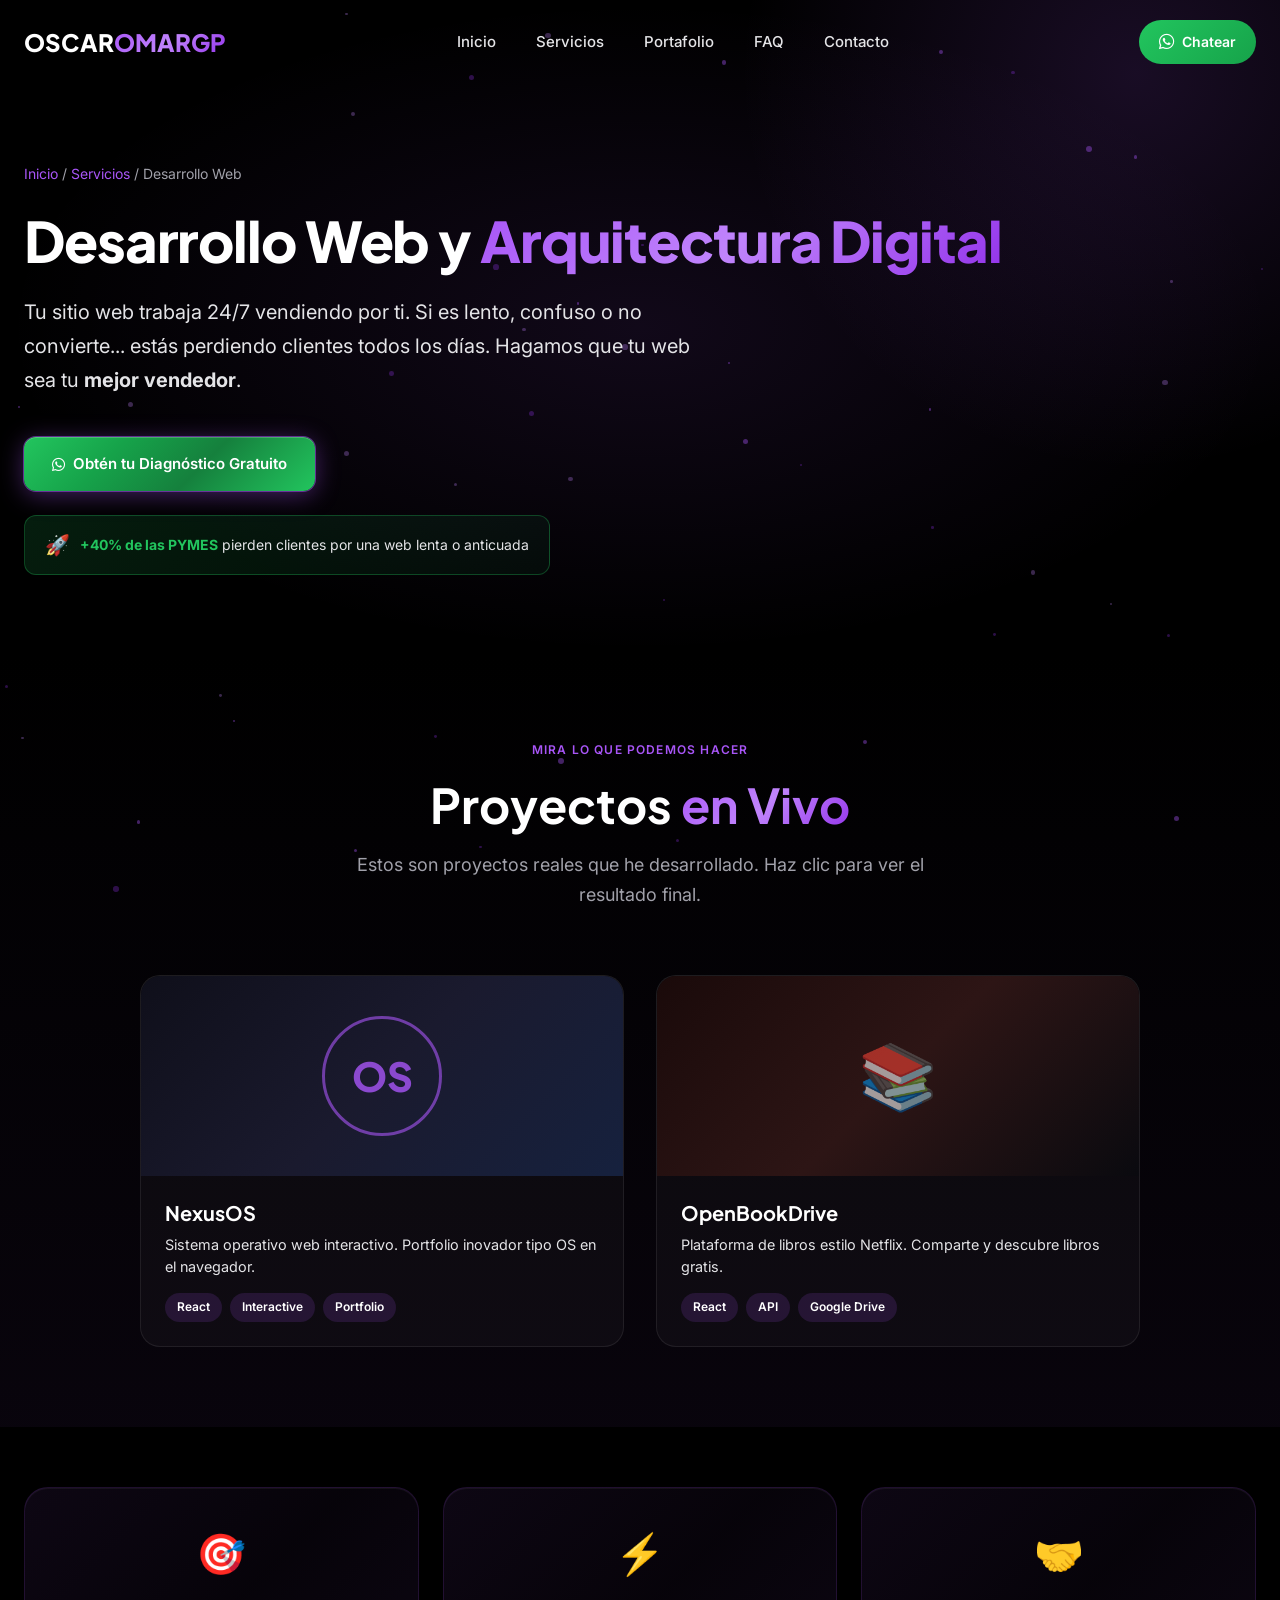
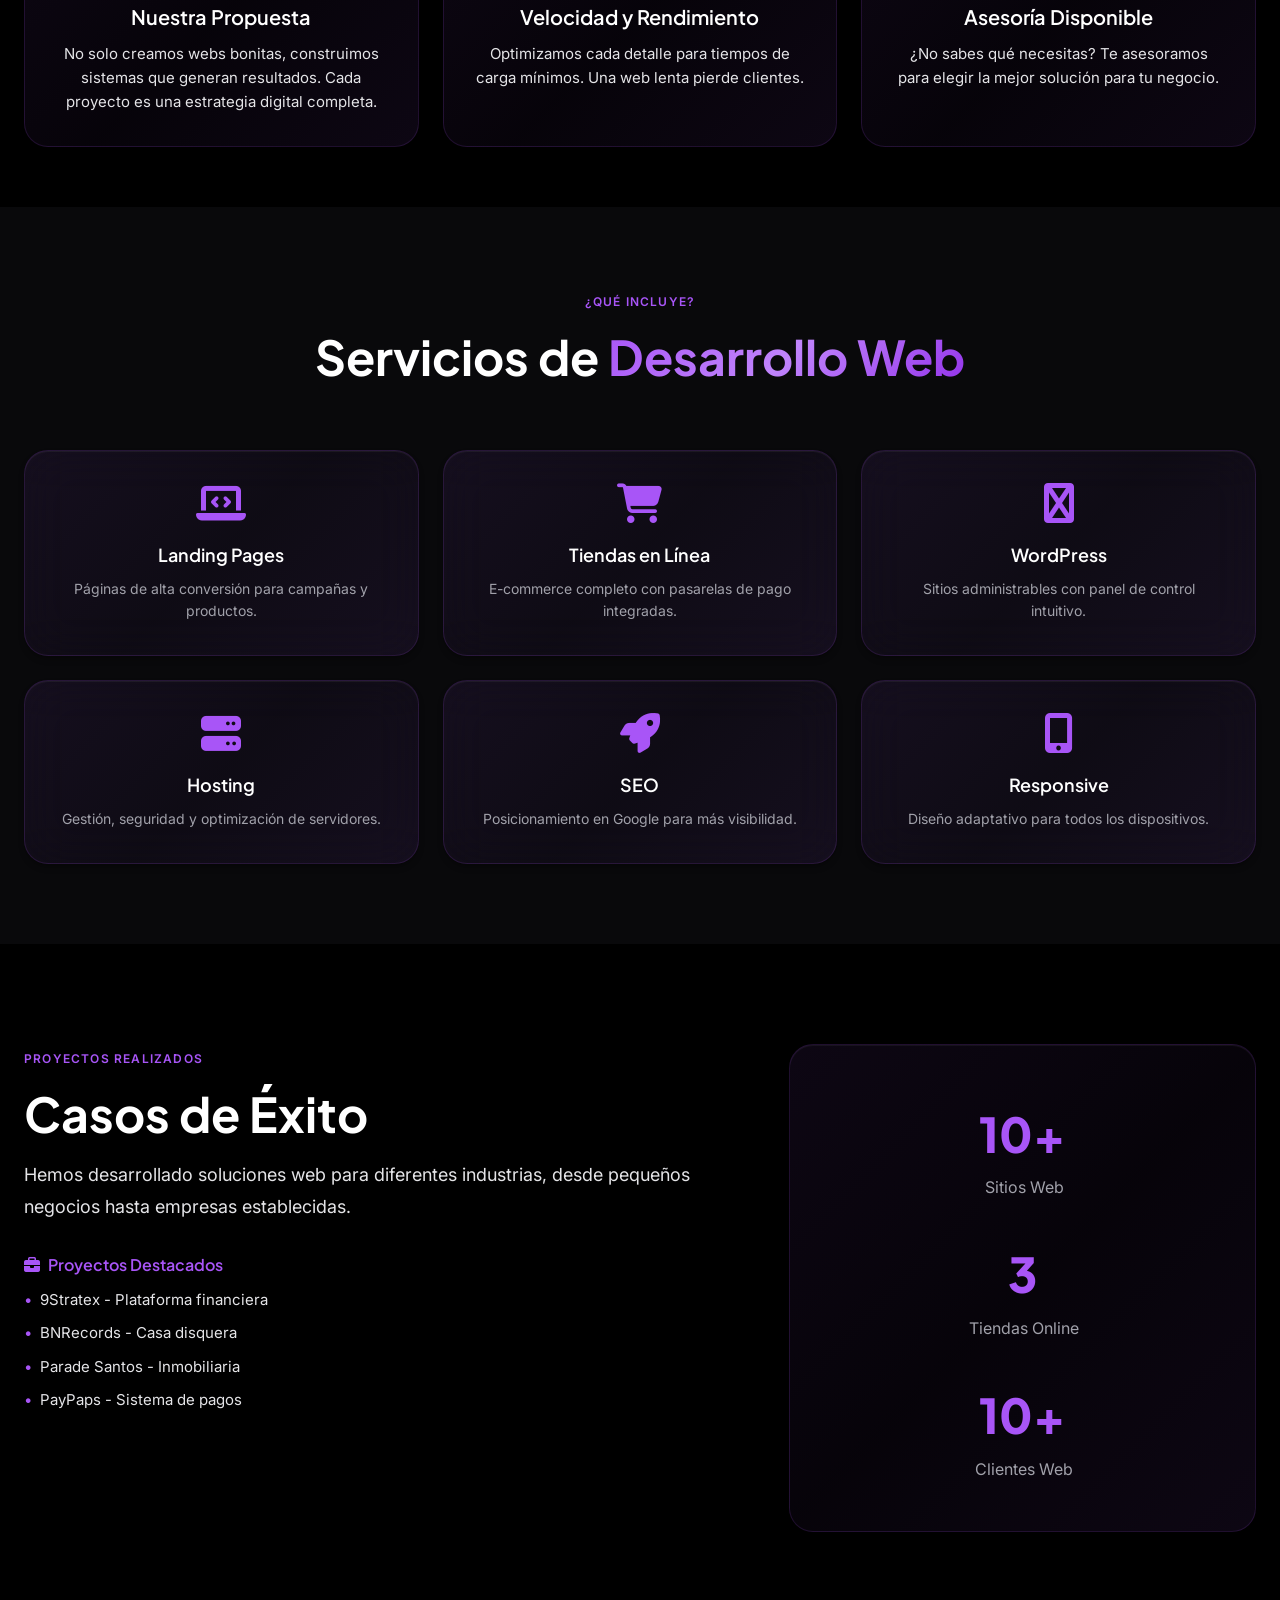
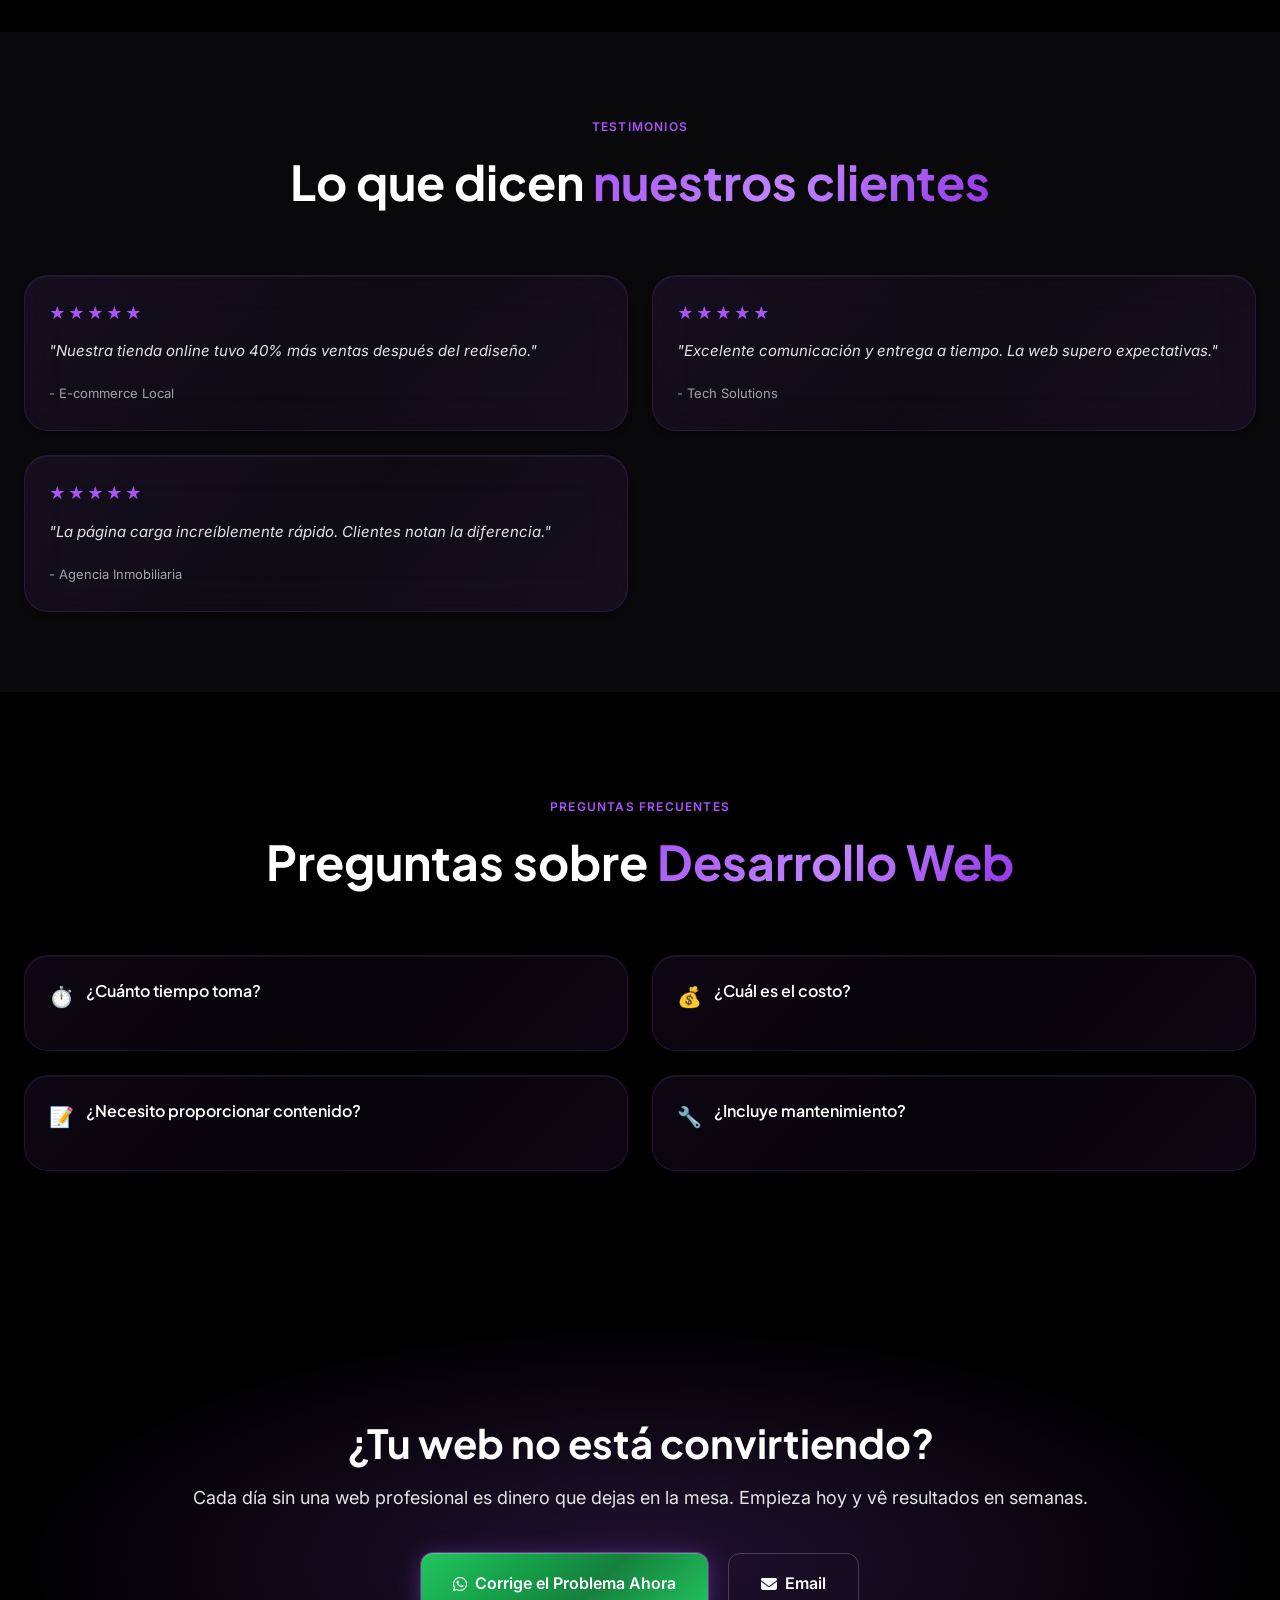
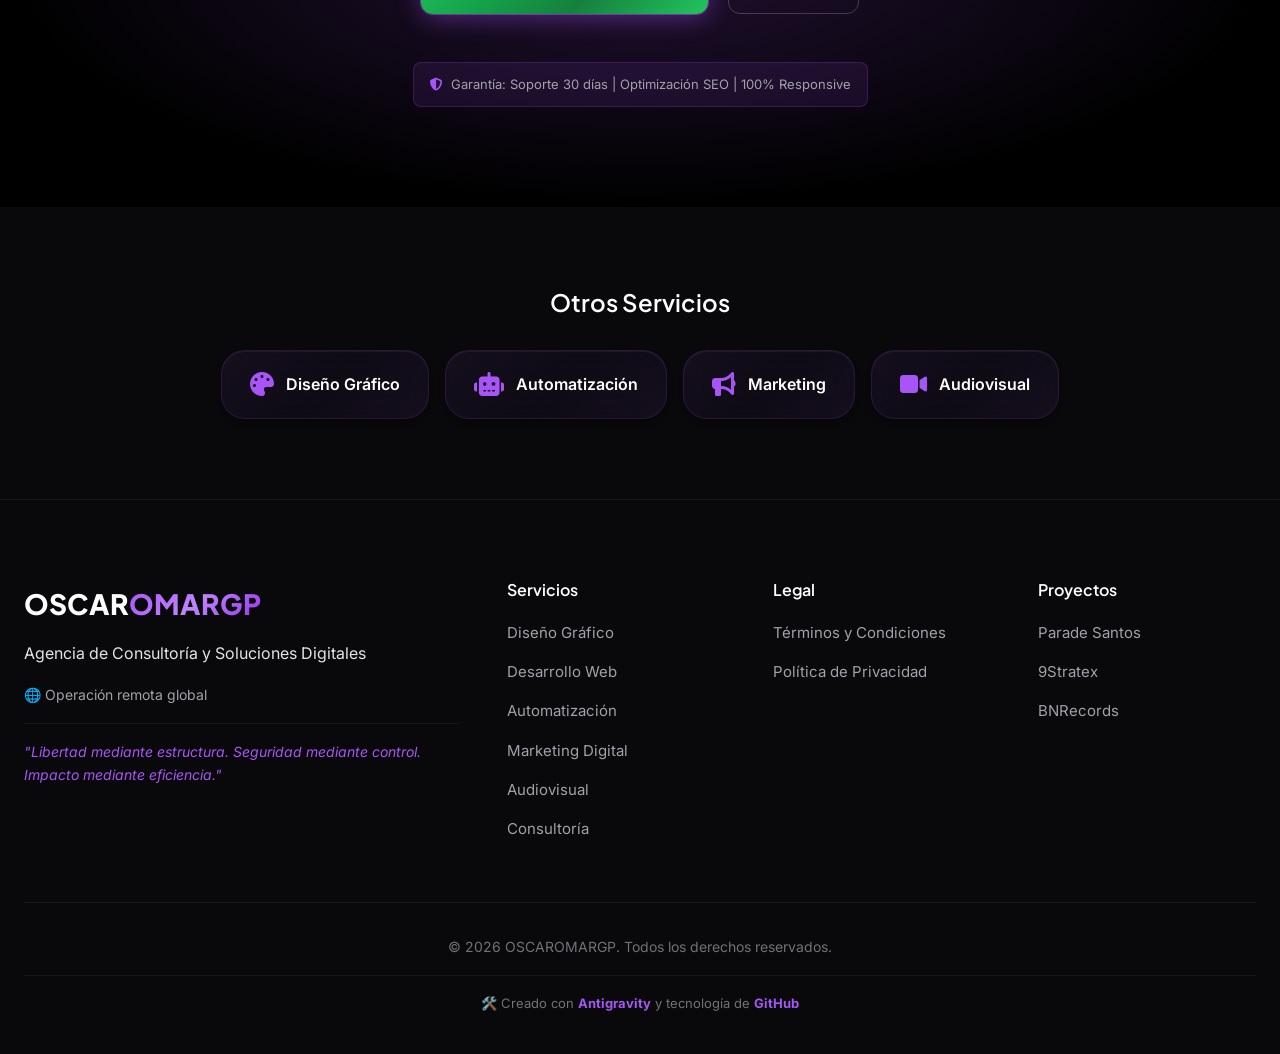
<file: servicios/desarrollo-web.html>
<!DOCTYPE html>
<html lang="es">
<head>
    <meta charset="UTF-8">
    <meta name="viewport" content="width=device-width, initial-scale=1.0">
    <title>Desarrollo Web | OSCAROMARGP</title>
    <meta name="description" content="Desarrollo web profesional. Landing pages, tiendas en línea, WordPress y optimización SEO.">
    
    <link rel="preconnect" href="https://fonts.googleapis.com">
    <link rel="preconnect" href="https://fonts.gstatic.com" crossorigin>
    <link href="https://fonts.googleapis.com/css2?family=Plus+Jakarta+Sans:wght@400;500;600;700;800&family=Inter:wght@400;500;600&display=swap" rel="stylesheet">
    <link rel="stylesheet" href="../styles.css">
    <link rel="stylesheet" href="servicio.css">
    <link rel="icon" type="image/png" href="../images/logo.png">
    <link rel="stylesheet" href="https://cdnjs.cloudflare.com/ajax/libs/font-awesome/6.4.0/css/all.min.css">
</head>
<body>
    <div class="particles-container" id="particles"></div>
    
    <nav class="navbar" id="navbar">
        <div class="nav-container">
            <a href="../index.html" class="nav-logo">
                <span class="logo-text">OSCAR<span class="gradient-text">OMARGP</span></span>
            </a>
            <ul class="nav-links" id="navLinks">
                <li><a href="../index.html" class="nav-link">Inicio</a></li>
                <li><a href="../index.html#servicios" class="nav-link">Servicios</a></li>
                <li><a href="../index.html#casos" class="nav-link">Portafolio</a></li>
                <li><a href="../index.html#faq" class="nav-link">FAQ</a></li>
                <li><a href="../index.html#contacto" class="nav-link">Contacto</a></li>
            </ul>
            <a href="https://wa.me/526121078075" target="_blank" class="btn-whatsapp-nav">
                <i class="fab fa-whatsapp"></i> Chatear
            </a>
            <button class="mobile-menu-toggle" id="mobileToggle" aria-label="Menú"><span></span><span></span><span></span></button>
        </div>
    </nav>

    <section class="service-hero">
        <div class="hero-bg-gradient"></div>
        <div class="container">
            <div class="service-hero-content">
                <span class="service-breadcrumb"><a href="../index.html">Inicio</a> / <a href="../index.html#servicios">Servicios</a> / Desarrollo Web</span>
                <h1 class="hero-title">Desarrollo Web y <span class="gradient-text">Arquitectura Digital</span></h1>
                <p class="hero-subtitle">Tu sitio web trabaja 24/7 vendiendo por ti. Si es lento, confuso o no convierte... estás perdiendo clientes todos los días. Hagamos que tu web sea tu <strong>mejor vendedor</strong>.</p>
                <div class="hero-ctas">
                    <a href="https://wa.me/526121078075?text=Hola,%20necesito%20una%20web%20que%20convierta.%20¿Podemos%20hablar?" target="_blank" class="btn-primary btn-whatsapp"><i class="fab fa-whatsapp"></i> Obtén tu Diagnóstico Gratuito</a>
                </div>
                <div class="urgency-badge">
                    <span class="badge-icon">🚀</span>
                    <span><strong>+40% de las PYMES</strong> pierden clientes por una web lenta o anticuada</span>
                </div>
            </div>
        </div>
    </section>

    <!-- Proyectos Destacados - Demo en Vivo -->
    <section class="proyectos-demo">
        <div class="container">
            <div class="section-header">
                <span class="section-label">Mira lo que podemos hacer</span>
                <h2 class="section-title">Proyectos <span class="gradient-text">en Vivo</span></h2>
                <p class="section-subtitle">Estos son proyectos reales que he desarrollado. Haz clic para ver el resultado final.</p>
            </div>
            <div class="demo-grid">
                <a href="https://nexus-os-chi.vercel.app" target="_blank" class="demo-card">
                    <div class="demo-preview demo-nexus">
                        <div class="demo-overlay">
                            <i class="fas fa-external-link-alt"></i>
                            <span>Ver Proyecto</span>
                        </div>
                    </div>
                    <div class="demo-info">
                        <h3>NexusOS</h3>
                        <p>Sistema operativo web interactivo. Portfolio inovador tipo OS en el navegador.</p>
                        <div class="demo-tags">
                            <span>React</span>
                            <span>Interactive</span>
                            <span>Portfolio</span>
                        </div>
                    </div>
                </a>
                <a href="https://openbookdrive.vercel.app" target="_blank" class="demo-card">
                    <div class="demo-preview demo-openbook">
                        <div class="demo-overlay">
                            <i class="fas fa-external-link-alt"></i>
                            <span>Ver Proyecto</span>
                        </div>
                    </div>
                    <div class="demo-info">
                        <h3>OpenBookDrive</h3>
                        <p>Plataforma de libros estilo Netflix. Comparte y descubre libros gratis.</p>
                        <div class="demo-tags">
                            <span>React</span>
                            <span>API</span>
                            <span>Google Drive</span>
                        </div>
                    </div>
                </a>
            </div>
        </div>
    </section>

    <section class="service-overview">
        <div class="container">
            <div class="overview-grid">
                <div class="overview-card glass-card">
                    <div class="overview-icon">🎯</div>
                    <h3>Nuestra Propuesta</h3>
                    <p>No solo creamos webs bonitas, construimos sistemas que generan resultados. Cada proyecto es una estrategia digital completa.</p>
                </div>
                <div class="overview-card glass-card">
                    <div class="overview-icon">⚡</div>
                    <h3>Velocidad y Rendimiento</h3>
                    <p>Optimizamos cada detalle para tiempos de carga mínimos. Una web lenta pierde clientes.</p>
                </div>
                <div class="overview-card glass-card">
                    <div class="overview-icon">🤝</div>
                    <h3>Asesoría Disponible</h3>
                    <p>¿No sabes qué necesitas? Te asesoramos para elegir la mejor solución para tu negocio.</p>
                </div>
            </div>
        </div>
    </section>

    <section class="service-features">
        <div class="container">
            <div class="section-header">
                <span class="section-label">¿Qué incluye?</span>
                <h2 class="section-title">Servicios de <span class="gradient-text">Desarrollo Web</span></h2>
            </div>
            <div class="features-grid">
                <div class="feature-box glass-card"><i class="fas fa-laptop-code"></i><h3>Landing Pages</h3><p>Páginas de alta conversión para campañas y productos.</p></div>
                <div class="feature-box glass-card"><i class="fas fa-shopping-cart"></i><h3>Tiendas en Línea</h3><p>E-commerce completo con pasarelas de pago integradas.</p></div>
                <div class="feature-box glass-card"><i class="fas fa-wordpress"></i><h3>WordPress</h3><p>Sitios administrables con panel de control intuitivo.</p></div>
                <div class="feature-box glass-card"><i class="fas fa-server"></i><h3>Hosting</h3><p>Gestión, seguridad y optimización de servidores.</p></div>
                <div class="feature-box glass-card"><i class="fas fa-rocket"></i><h3>SEO</h3><p>Posicionamiento en Google para más visibilidad.</p></div>
                <div class="feature-box glass-card"><i class="fas fa-mobile-alt"></i><h3>Responsive</h3><p>Diseño adaptativo para todos los dispositivos.</p></div>
            </div>
        </div>
    </section>

    <section class="service-experience">
        <div class="container">
            <div class="experience-grid">
                <div class="experience-content">
                    <span class="section-label">Proyectos Realizados</span>
                    <h2 class="section-title">Casos de Éxito</h2>
                    <p class="experience-text">Hemos desarrollado soluciones web para diferentes industrias, desde pequeños negocios hasta empresas establecidas.</p>
                    <div class="experience-list">
                        <h4><i class="fas fa-briefcase"></i> Proyectos Destacados</h4>
                        <ul>
                            <li><a href="https://9stratex.com/" target="_blank">9Stratex</a> - Plataforma financiera</li>
                            <li><a href="https://bnrecords.com.mx/" target="_blank">BNRecords</a> - Casa disquera</li>
                            <li><a href="https://pardesantos.mx/" target="_blank">Parade Santos</a> - Inmobiliaria</li>
                            <li>PayPaps - Sistema de pagos</li>
                        </ul>
                    </div>
                </div>
                <div class="experience-visual glass-card">
                    <div class="experience-stats">
                        <div class="stat"><span class="stat-number">10+</span><span class="stat-label">Sitios Web</span></div>
                        <div class="stat"><span class="stat-number">3</span><span class="stat-label">Tiendas Online</span></div>
                        <div class="stat"><span class="stat-number">10+</span><span class="stat-label">Clientes Web</span></div>
                    </div>
                </div>
            </div>
        </div>
    </section>

    <section class="service-testimonials">
        <div class="container">
            <div class="section-header"><span class="section-label">Testimonios</span><h2 class="section-title">Lo que dicen <span class="gradient-text">nuestros clientes</span></h2></div>
            <div class="testimonials-mini-grid">
                <div class="testimonial-mini glass-card">
                    <div class="testimonial-stars">★★★★★</div>
                    <p>"Nuestra tienda online tuvo 40% más ventas después del rediseño."</p>
                    <span class="testimonial-author">- E-commerce Local</span>
                </div>
                <div class="testimonial-mini glass-card">
                    <div class="testimonial-stars">★★★★★</div>
                    <p>"Excelente comunicación y entrega a tiempo. La web supero expectativas."</p>
                    <span class="testimonial-author">- Tech Solutions</span>
                </div>
                <div class="testimonial-mini glass-card">
                    <div class="testimonial-stars">★★★★★</div>
                    <p>"La página carga increíblemente rápido. Clientes notan la diferencia."</p>
                    <span class="testimonial-author">- Agencia Inmobiliaria</span>
                </div>
            </div>
        </div>
    </section>

    <section class="service-faq">
        <div class="container">
            <div class="section-header">
                <span class="section-label">Preguntas Frecuentes</span>
                <h2 class="section-title">Preguntas sobre <span class="gradient-text">Desarrollo Web</span></h2>
            </div>
            <div class="faq-grid">
                <div class="faq-item glass-card">
                    <div class="faq-question"><span class="faq-icon">⏱️</span><h3>¿Cuánto tiempo toma?</h3></div>
                    <div class="faq-answer"><p>Una landing page: 7-14 días. Tienda en línea: 3-5 semanas. Web corporativa: 2-4 semanas.</p></div>
                </div>
                <div class="faq-item glass-card">
                    <div class="faq-question"><span class="faq-icon">💰</span><h3>¿Cuál es el costo?</h3></div>
                    <div class="faq-answer"><p>Cada proyecto es único. Contáctanos para una cotización personalizada según tus necesidades.</p></div>
                </div>
                <div class="faq-item glass-card">
                    <div class="faq-question"><span class="faq-icon">📝</span><h3>¿Necesito proporcionar contenido?</h3></div>
                    <div class="faq-answer"><p>Podemos ayudarte a crear el contenido o tú proporcionarlo. También offercemos servicios de copywriting.</p></div>
                </div>
                <div class="faq-item glass-card">
                    <div class="faq-question"><span class="faq-icon">🔧</span><h3>¿Incluye mantenimiento?</h3></div>
                    <div class="faq-answer"><p>Los primeros 30 días incluye soporte gratuito. Ofrecemos planes de mantenimiento mensual.</p></div>
                </div>
            </div>
        </div>
    </section>

    <section class="service-cta">
        <div class="cta-bg-gradient"></div>
        <div class="container">
            <h2>¿Tu web no está convirtiendo?</h2>
            <p>Cada día sin una web profesional es dinero que dejas en la mesa. Empieza hoy y vê resultados en semanas.</p>
            <div class="cta-buttons">
                <a href="https://wa.me/526121078075?text=Hola,%20mi%20web%20no%20convierte.%20¿Me%20pueden%20ayudar?" target="_blank" class="btn-primary btn-whatsapp"><i class="fab fa-whatsapp"></i> Corrige el Problema Ahora</a>
                <a href="mailto:oscaromargp@gmail.com" class="btn-secondary"><i class="fas fa-envelope"></i> Email</a>
            </div>
            <div class="guarantee-badge" style="margin-top: 24px;">
                <i class="fas fa-shield-alt"></i>
                <span>Garantía: Soporte 30 días | Optimización SEO | 100% Responsive</span>
            </div>
        </div>
    </section>

    <section class="other-services">
        <div class="container">
            <h3>Otros Servicios</h3>
            <div class="other-services-grid">
                <a href="diseno-grafico.html" class="other-service-card glass-card"><i class="fas fa-palette"></i><span>Diseño Gráfico</span></a>
                <a href="automatizacion.html" class="other-service-card glass-card"><i class="fas fa-robot"></i><span>Automatización</span></a>
                <a href="marketing-digital.html" class="other-service-card glass-card"><i class="fas fa-bullhorn"></i><span>Marketing</span></a>
                <a href="audiovisual.html" class="other-service-card glass-card"><i class="fas fa-video"></i><span>Audiovisual</span></a>
            </div>
        </div>
    </section>

    <footer class="footer">
        <div class="container">
            <div class="footer-grid">
                <div class="footer-brand">
                    <span class="logo-text-footer">OSCAR<span class="gradient-text">OMARGP</span></span>
                    <p class="footer-desc">Agencia de Consultoría y Soluciones Digitales</p>
                    <p class="footer-location">🌐 Operación remota global</p>
                    <p class="footer-slogan">"Libertad mediante estructura. Seguridad mediante control. Impacto mediante eficiencia."</p>
                </div>
                <div class="footer-links">
                    <h4>Servicios</h4>
                    <ul>
                        <li><a href="diseno-grafico.html">Diseño Gráfico</a></li>
                        <li><a href="desarrollo-web.html">Desarrollo Web</a></li>
                        <li><a href="automatizacion.html">Automatización</a></li>
                        <li><a href="marketing-digital.html">Marketing Digital</a></li>
                        <li><a href="audiovisual.html">Audiovisual</a></li>
                        <li><a href="consultoria.html">Consultoría</a></li>
                    </ul>
                </div>
                <div class="footer-links">
                    <h4>Legal</h4>
                    <ul>
                        <li><a href="../legal/terminos.html">Términos y Condiciones</a></li>
                        <li><a href="../legal/privacidad.html">Política de Privacidad</a></li>
                    </ul>
                </div>
                <div class="footer-links">
                    <h4>Proyectos</h4>
                    <ul>
                        <li><a href="https://pardesantos.mx/" target="_blank">Parade Santos</a></li>
                        <li><a href="https://9stratex.com/" target="_blank">9Stratex</a></li>
                        <li><a href="https://bnrecords.com.mx/" target="_blank">BNRecords</a></li>
                    </ul>
                </div>
            </div>
            <div class="footer-bottom">
                <div class="credits">
                    <p class="credits-main">&copy; 2026 OSCAROMARGP. Todos los derechos reservados.</p>
                    <p class="credits-tech">
                        <span>🛠️ Creado con <strong>Antigravity</strong> y tecnología de <strong>GitHub</strong></span>
                    </p>
                </div>
            </div>
        </div>
    </footer>
    <script src="../script.js"></script>
    
    <!-- Google Translate Widget -->
    <div id="google_translate_element" style="position: fixed; bottom: 20px; right: 20px; z-index: 9999;"></div>
    <script type="text/javascript">
        function googleTranslateElementInit() {
            new google.translate.TranslateElement({pageLanguage: 'es', includedLanguages: 'en,es,pt,fr,de', layout: google.translate.TranslateElement.InlineLayout.SIMPLE}, 'google_translate_element');
        }
    </script>
    <script type="text/javascript" src="//translate.google.com/translate_a/element.js?cb=googleTranslateElementInit"></script>
</body>
</html>
</file>
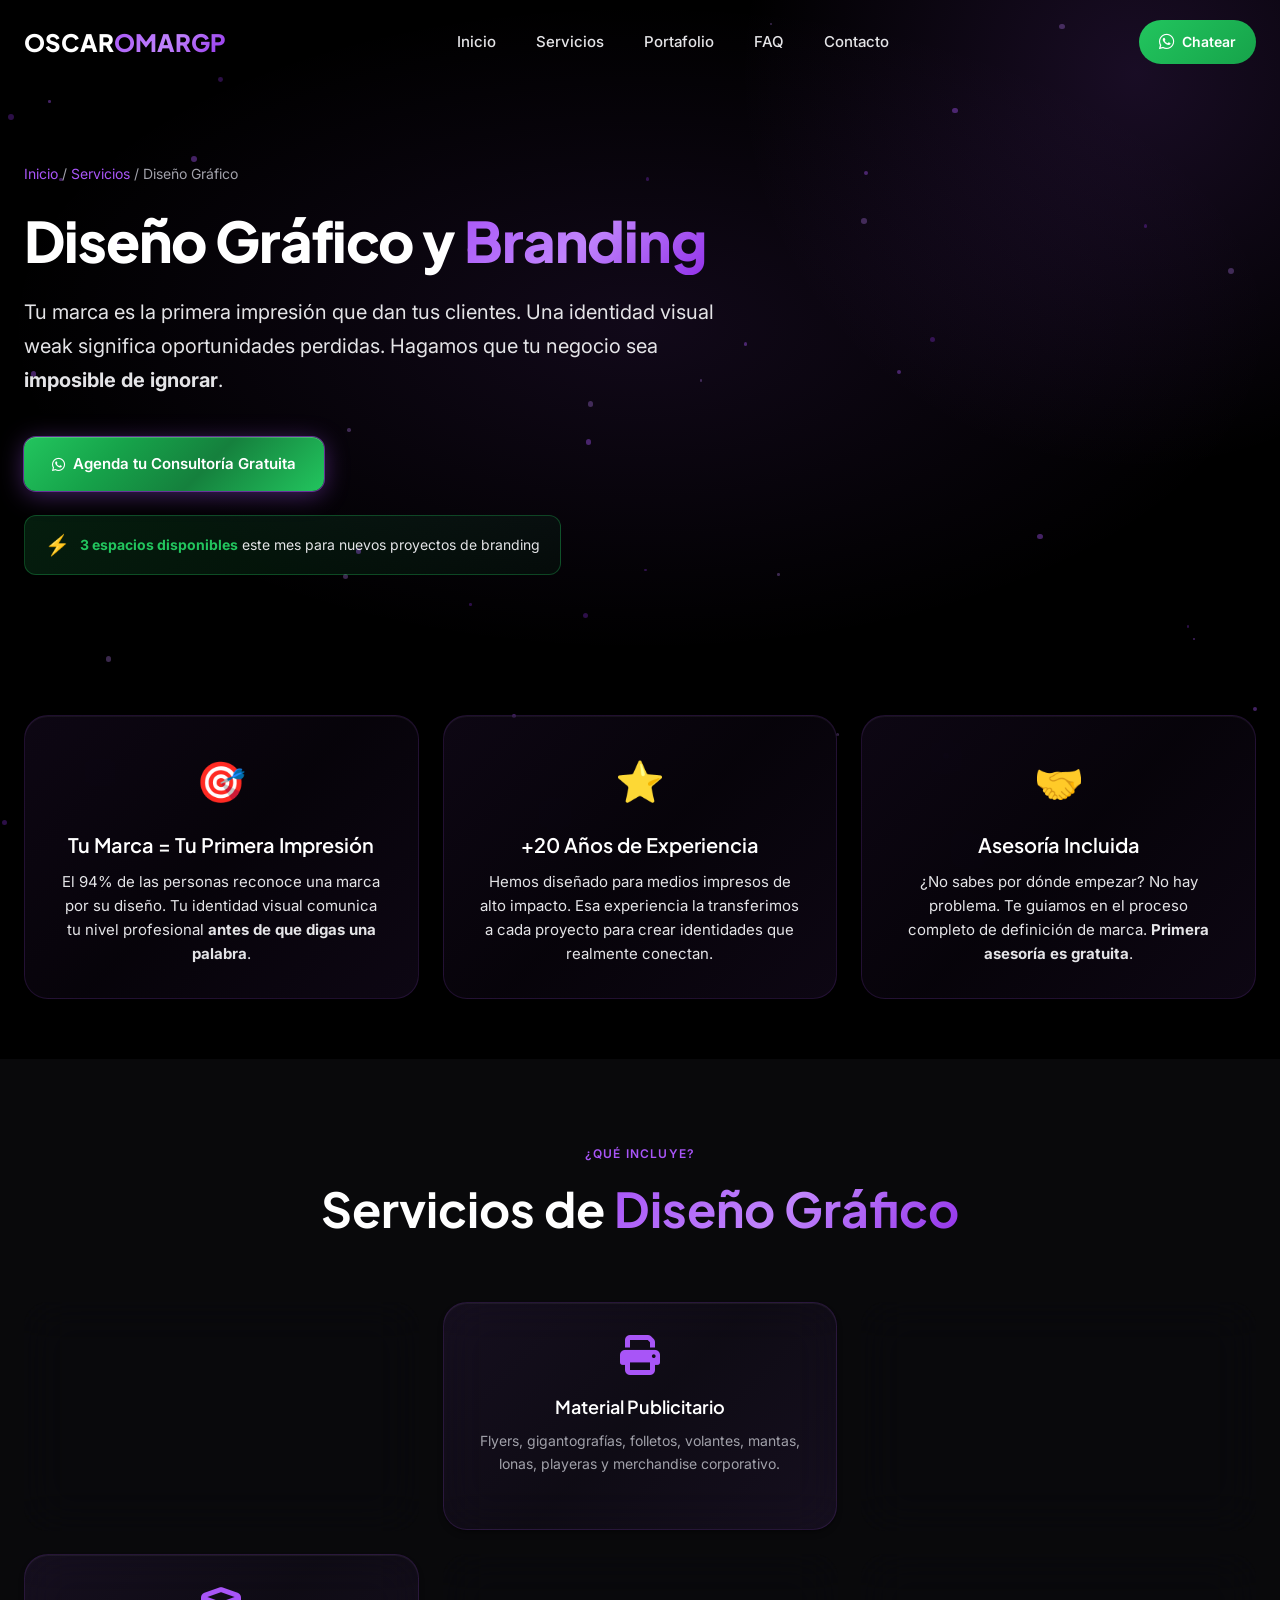
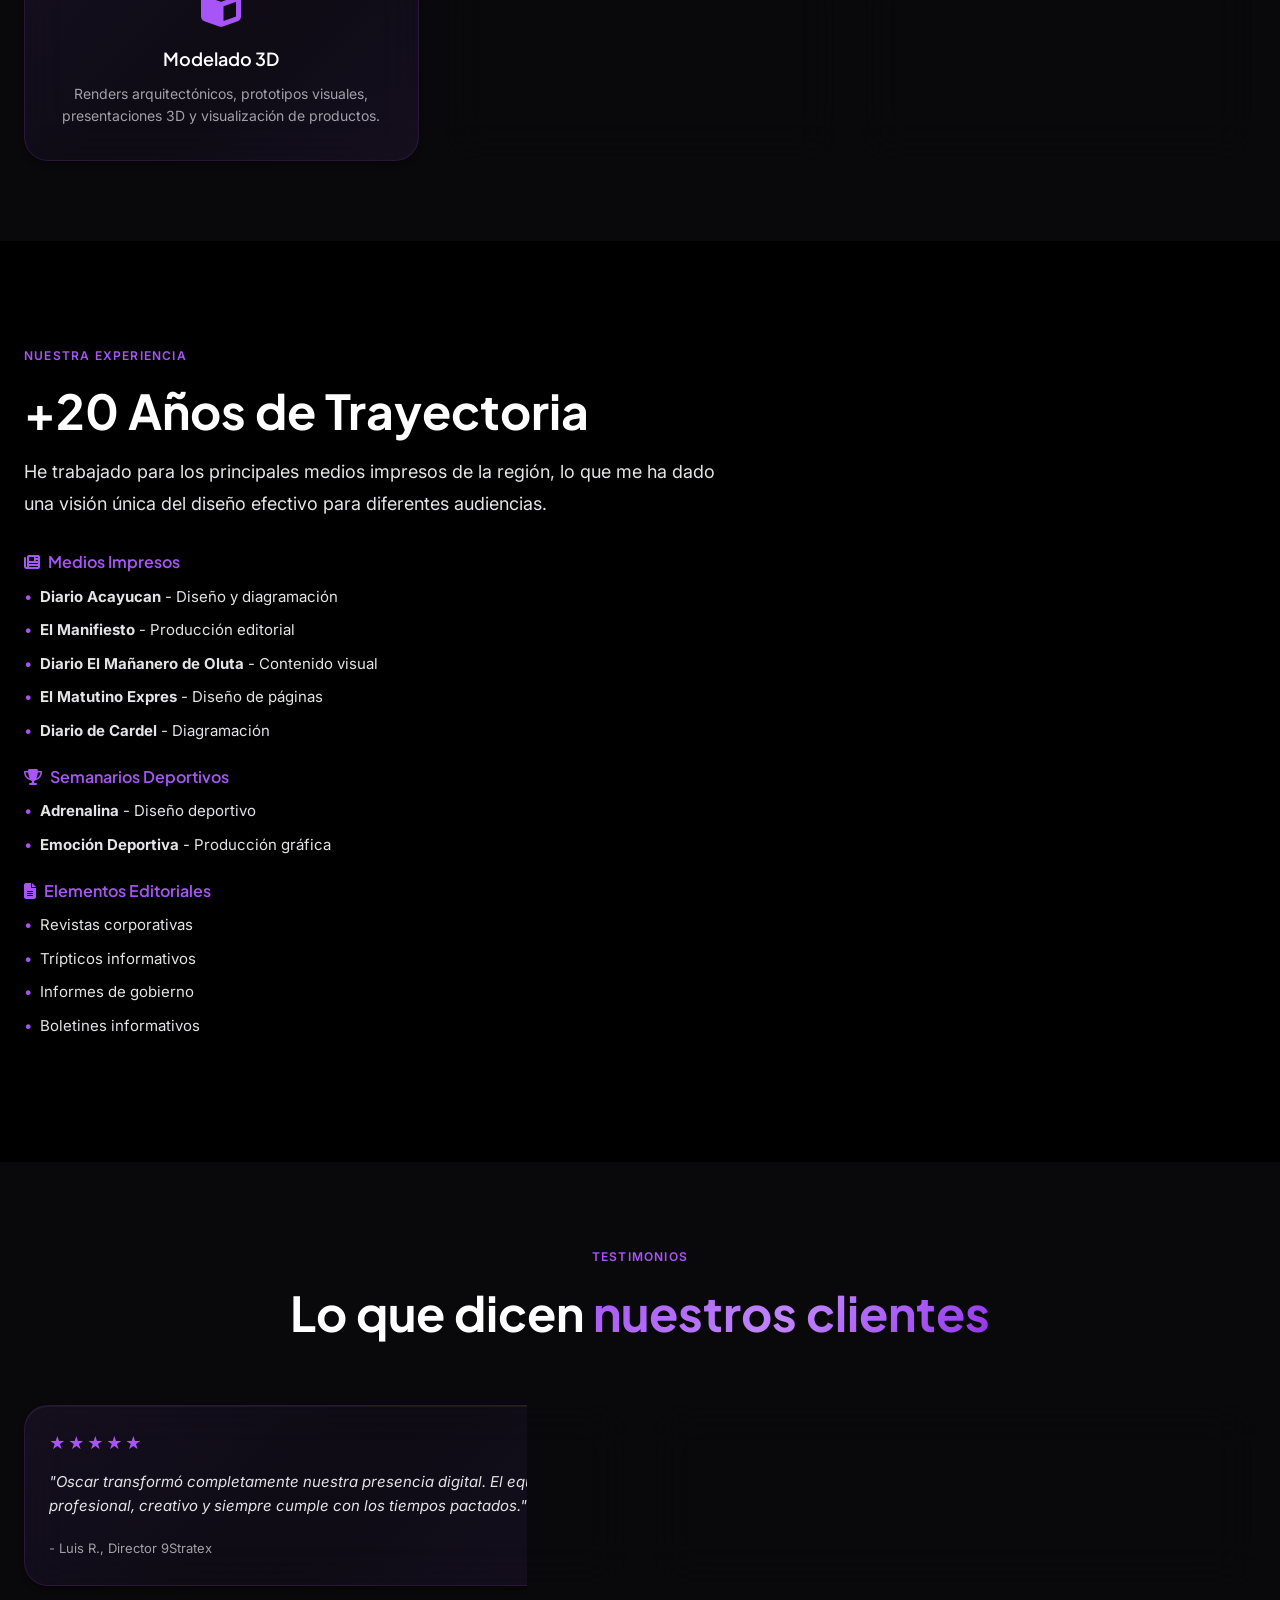
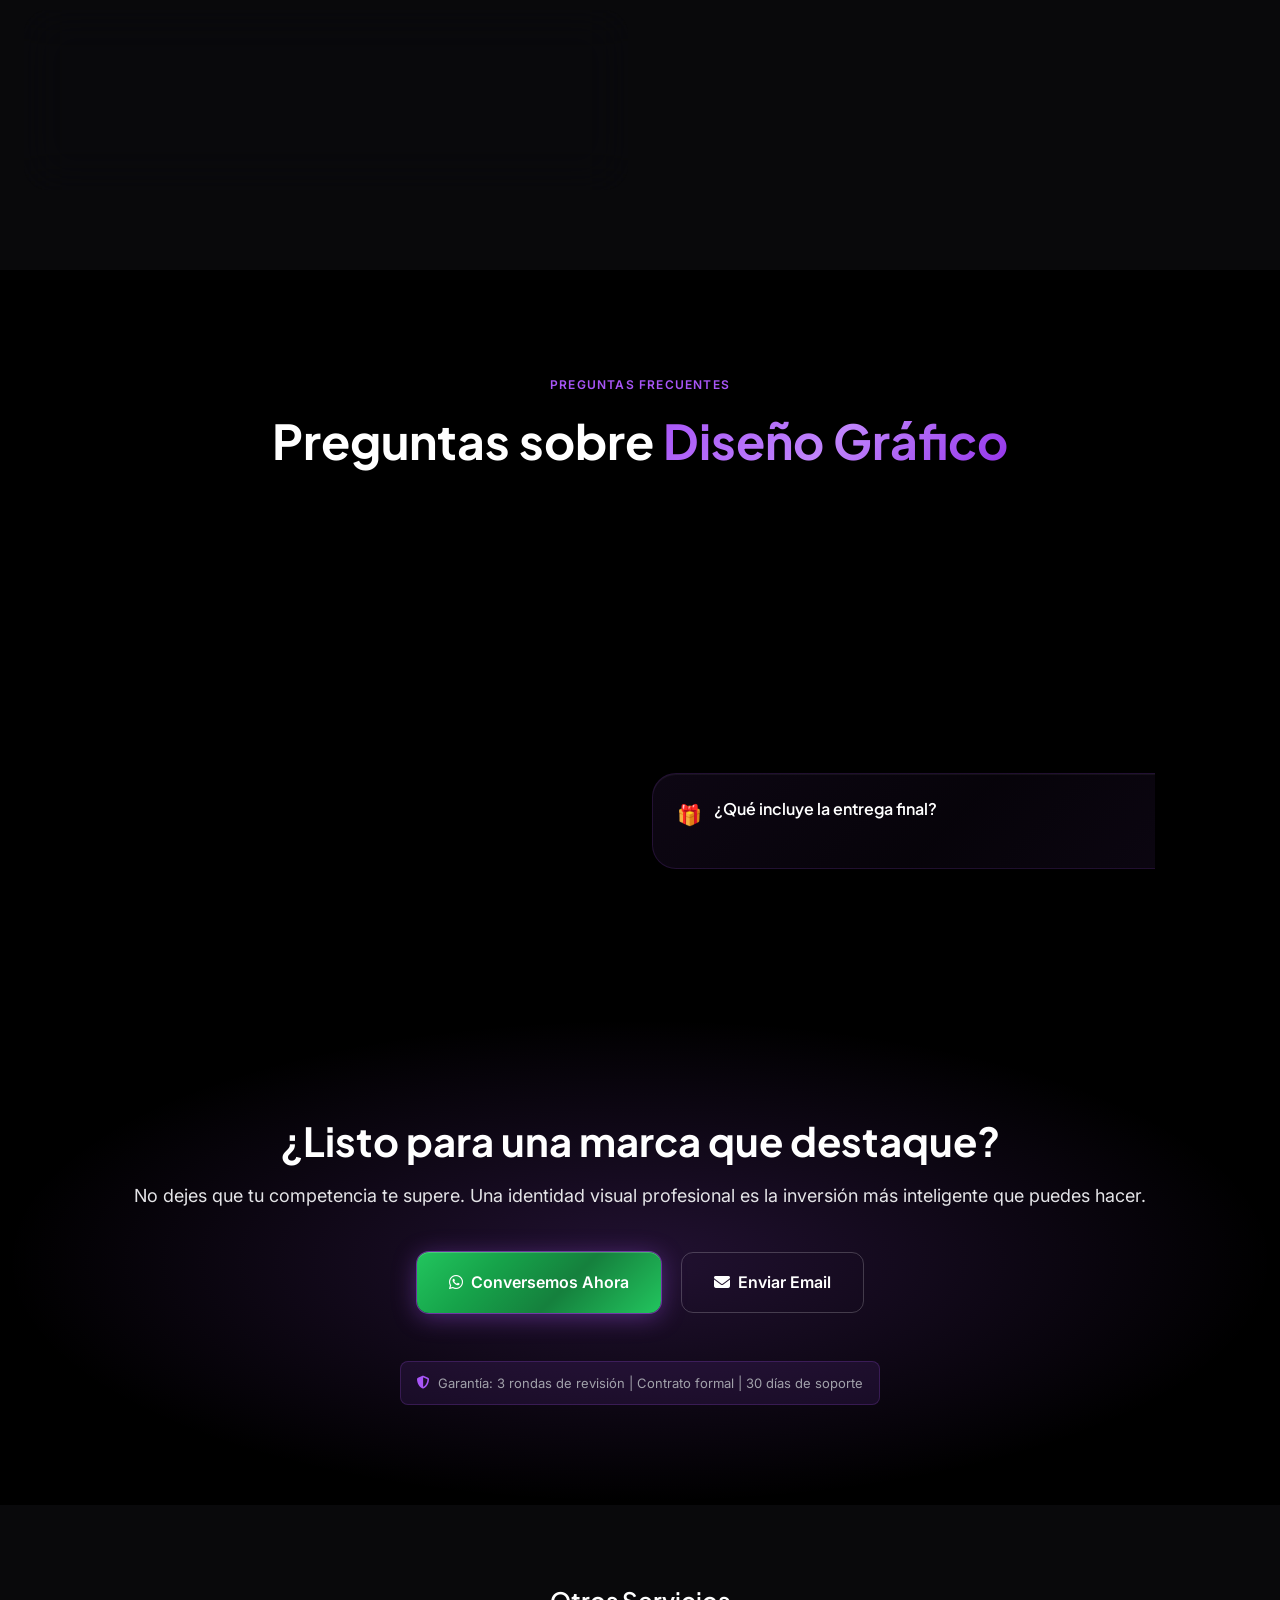
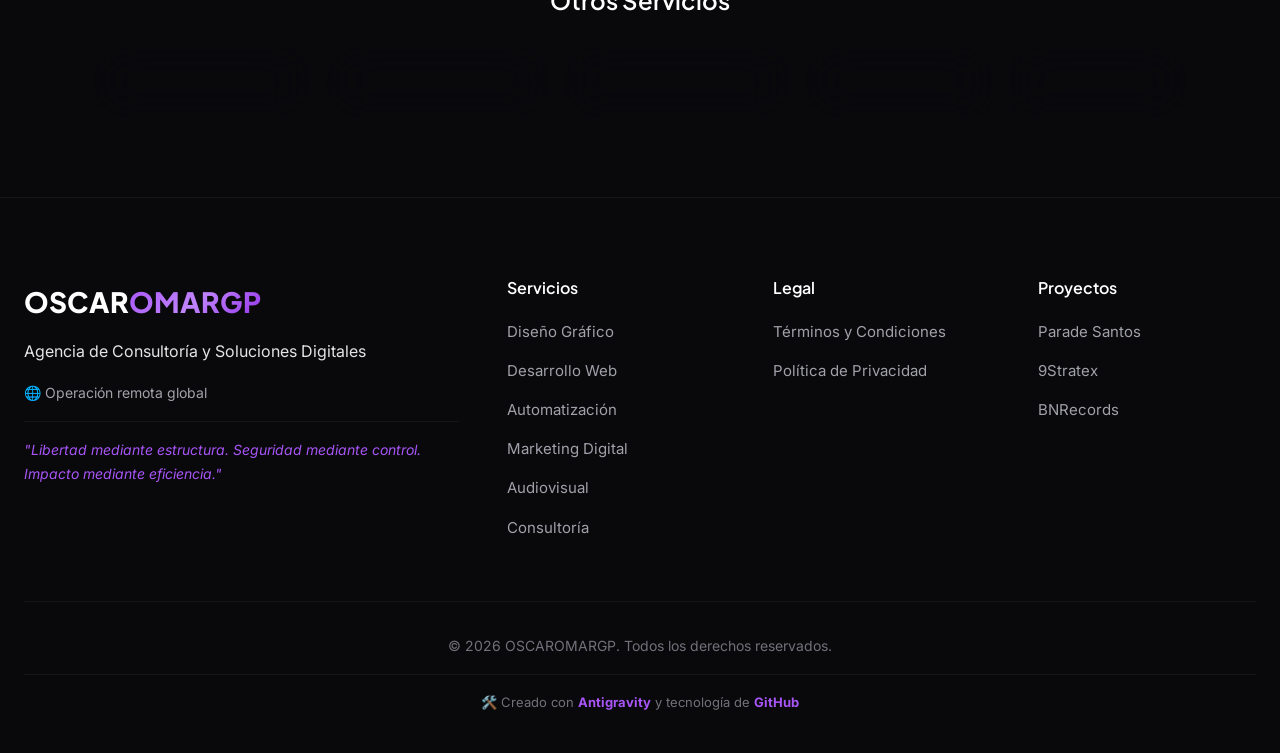
<file: servicios/diseno-grafico.html>
<!DOCTYPE html>
<html lang="es">
<head>
    <meta charset="UTF-8">
    <meta name="viewport" content="width=device-width, initial-scale=1.0">
    <title>Diseño Gráfico y Branding | OSCAROMARGP</title>
    <meta name="description" content="Diseño gráfico profesional y branding. Más de 20 años de experiencia. Logotipos, identidad corporativa, material publicitario y diseño editorial.">
    
    <link rel="preconnect" href="https://fonts.googleapis.com">
    <link rel="preconnect" href="https://fonts.gstatic.com" crossorigin>
    <link href="https://fonts.googleapis.com/css2?family=Plus+Jakarta+Sans:wght@400;500;600;700;800&family=Inter:wght@400;500;600&display=swap" rel="stylesheet">
    <link rel="stylesheet" href="../styles.css">
    <link rel="stylesheet" href="servicio.css">
    <link rel="icon" type="image/png" href="../images/logo.png">
    <link rel="stylesheet" href="https://cdnjs.cloudflare.com/ajax/libs/font-awesome/6.4.0/css/all.min.css">
</head>
<body>
    <div class="particles-container" id="particles"></div>
    
    <nav class="navbar" id="navbar">
        <div class="nav-container">
            <a href="../index.html" class="nav-logo">
                <span class="logo-text">OSCAR<span class="gradient-text">OMARGP</span></span>
            </a>
            <ul class="nav-links" id="navLinks">
                <li><a href="../index.html" class="nav-link">Inicio</a></li>
                <li><a href="../index.html#servicios" class="nav-link">Servicios</a></li>
                <li><a href="../index.html#casos" class="nav-link">Portafolio</a></li>
                <li><a href="../index.html#faq" class="nav-link">FAQ</a></li>
                <li><a href="../index.html#contacto" class="nav-link">Contacto</a></li>
            </ul>
            <a href="https://wa.me/526121078075" target="_blank" class="btn-whatsapp-nav">
                <i class="fab fa-whatsapp"></i> Chatear
            </a>
            <button class="mobile-menu-toggle" id="mobileToggle" aria-label="Menú">
                <span></span><span></span><span></span>
            </button>
        </div>
    </nav>

    <section class="service-hero">
        <div class="hero-bg-gradient"></div>
        <div class="container">
            <div class="service-hero-content">
                <span class="service-breadcrumb">
                    <a href="../index.html">Inicio</a> / <a href="../index.html#servicios">Servicios</a> / Diseño Gráfico
                </span>
                <h1 class="hero-title">Diseño Gráfico y <span class="gradient-text">Branding</span></h1>
                <p class="hero-subtitle">
                    Tu marca es la primera impresión que dan tus clientes. Una identidad visual weak significa oportunidades perdidas. Hagamos que tu negocio sea <strong>imposible de ignorar</strong>.
                </p>
                <div class="hero-ctas">
                    <a href="https://wa.me/526121078075?text=Hola,%20tengo%20un%20proyecto%20de%20branding%20y%20necesito%20asesoría" target="_blank" class="btn-primary btn-whatsapp">
                        <i class="fab fa-whatsapp"></i> Agenda tu Consultoría Gratuita
                    </a>
                </div>
                <div class="urgency-badge">
                    <span class="badge-icon">⚡</span>
                    <span><strong>3 espacios disponibles</strong> este mes para nuevos proyectos de branding</span>
                </div>
            </div>
        </div>
    </section>

    <section class="service-overview">
        <div class="container">
            <div class="overview-grid">
                <div class="overview-card glass-card">
                    <div class="overview-icon">🎯</div>
                    <h3>Tu Marca = Tu Primera Impresión</h3>
                    <p>El 94% de las personas reconoce una marca por su diseño. Tu identidad visual comunica tu nivel profesional <strong>antes de que digas una palabra</strong>.</p>
                </div>
                <div class="overview-card glass-card">
                    <div class="overview-icon">⭐</div>
                    <h3>+20 Años de Experiencia</h3>
                    <p>Hemos diseñado para medios impresos de alto impacto. Esa experiencia la transferimos a cada proyecto para crear identidades que realmente conectan.</p>
                </div>
                <div class="overview-card glass-card">
                    <div class="overview-icon">🤝</div>
                    <h3>Asesoría Incluida</h3>
                    <p>¿No sabes por dónde empezar? No hay problema. Te guiamos en el proceso completo de definición de marca. <strong>Primera asesoría es gratuita</strong>.</p>
                </div>
            </div>
        </div>
    </section>

    <section class="service-features" id="features">
        <div class="container">
            <div class="section-header">
                <span class="section-label">¿Qué incluye?</span>
                <h2 class="section-title">Servicios de <span class="gradient-text">Diseño Gráfico</span></h2>
            </div>
            <div class="features-grid">
                <div class="feature-box glass-card">
                    <i class="fas fa-pen-nib"></i>
                    <h3>Identidad Corporativa</h3>
                    <p>Logotipos, isotipos,imagotipos, seleccion cromática, tipografía corporativa y manual de marca completo.</p>
                </div>
                <div class="feature-box glass-card">
                    <i class="fas fa-print"></i>
                    <h3>Material Publicitario</h3>
                    <p>Flyers, gigantografías, folletos, volantes, mantas, lonas, playeras y merchandise corporativo.</p>
                </div>
                <div class="feature-box glass-card">
                    <i class="fas fa-book"></i>
                    <h3>Diseño Editorial</h3>
                    <p>Revistas, catálogos, libros, periódicos, suplementos, infografías y diagramación.</p>
                </div>
                <div class="feature-box glass-card">
                    <i class="fas fa-cube"></i>
                    <h3>Modelado 3D</h3>
                    <p>Renders arquitectónicos, prototipos visuales, presentaciones 3D y visualización de productos.</p>
                </div>
                <div class="feature-box glass-card">
                    <i class="fas fa-palette"></i>
                    <h3>Branding Estratégico</h3>
                    <p>Investigación de marca, posicionamiento, arquitectura de marca y guías de estilo.</p>
                </div>
                <div class="feature-box glass-card">
                    <i class="fas fa-ad"></i>
                    <h3>Publicidad Digital</h3>
                    <p>Banners, ads para redes sociales, imágenes para campañas y creatividades publicitarias.</p>
                </div>
            </div>
        </div>
    </section>

    <section class="service-experience">
        <div class="container">
            <div class="experience-grid">
                <div class="experience-content">
                    <span class="section-label">Nuestra Experiencia</span>
                    <h2 class="section-title">+20 Años de Trayectoria</h2>
                    <p class="experience-text">He trabajado para los principales medios impresos de la región, lo que me ha dado una visión única del diseño efectivo para diferentes audiencias.</p>
                    
                    <div class="experience-list">
                        <h4><i class="fas fa-newspaper"></i> Medios Impresos</h4>
                        <ul>
                            <li><strong>Diario Acayucan</strong> - Diseño y diagramación</li>
                            <li><strong>El Manifiesto</strong> - Producción editorial</li>
                            <li><strong>Diario El Mañanero de Oluta</strong> - Contenido visual</li>
                            <li><strong>El Matutino Expres</strong> - Diseño de páginas</li>
                            <li><strong>Diario de Cardel</strong> - Diagramación</li>
                        </ul>
                    </div>
                    
                    <div class="experience-list">
                        <h4><i class="fas fa-trophy"></i> Semanarios Deportivos</h4>
                        <ul>
                            <li><strong>Adrenalina</strong> - Diseño deportivo</li>
                            <li><strong>Emoción Deportiva</strong> - Producción gráfica</li>
                        </ul>
                    </div>

                    <div class="experience-list">
                        <h4><i class="fas fa-file-alt"></i> Elementos Editoriales</h4>
                        <ul>
                            <li>Revistas corporativas</li>
                            <li>Trípticos informativos</li>
                            <li>Informes de gobierno</li>
                            <li>Boletines informativos</li>
                        </ul>
                    </div>
                </div>
                <div class="experience-visual glass-card">
                    <div class="experience-stats">
                        <div class="stat">
                            <span class="stat-number">10+</span>
                            <span class="stat-label">Años</span>
                        </div>
                        <div class="stat">
                            <span class="stat-number">38+</span>
                            <span class="stat-label">Proyectos</span>
                        </div>
                        <div class="stat">
                            <span class="stat-number">15+</span>
                            <span class="stat-label">Clientes</span>
                        </div>
                    </div>
                </div>
            </div>
        </div>
    </section>

    <section class="service-testimonials">
        <div class="container">
            <div class="section-header">
                <span class="section-label">Testimonios</span>
                <h2 class="section-title">Lo que dicen <span class="gradient-text">nuestros clientes</span></h2>
            </div>
            <div class="testimonials-mini-grid">
                <div class="testimonial-mini glass-card">
                    <div class="testimonial-stars">★★★★★</div>
                    <p>"Oscar transformó completamente nuestra presencia digital. El equipo es profesional, creativo y siempre cumple con los tiempos pactados."</p>
                    <span class="testimonial-author">- Luis R., Director 9Stratex</span>
                </div>
                <div class="testimonial-mini glass-card">
                    <div class="testimonial-stars">★★★★★</div>
                    <p>"La automatización de procesos que implementó nos ahorró horas de trabajo manual. Entendió perfectamente nuestras necesidades."</p>
                    <span class="testimonial-author">- Ana K., CEO Tech Solutions</span>
                </div>
                <div class="testimonial-mini glass-card">
                    <div class="testimonial-stars">★★★★★</div>
                    <p>"Nuestro branding quedó increíble. La identidad visual elevo nuestra marca a otro nivel."</p>
                    <span class="testimonial-author">- Restaurante Local</span>
                </div>
            </div>
        </div>
    </section>

    <section class="service-faq" id="faq">
        <div class="container">
            <div class="section-header">
                <span class="section-label">Preguntas Frecuentes</span>
                <h2 class="section-title">Preguntas sobre <span class="gradient-text">Diseño Gráfico</span></h2>
            </div>
            <div class="faq-grid">
                <div class="faq-item glass-card">
                    <div class="faq-question">
                        <span class="faq-icon">⏱️</span>
                        <h3>¿Cuánto tiempo toma un proyecto de branding?</h3>
                    </div>
                    <div class="faq-answer">
                        <p>Depende de la complejidad. Un logotipo básico toma 7-10 días hábiles. Un proyecto completo de identidad corporativa (logotipo + manual + aplicaciones) puede tomar de 3 a 6 semanas.</p>
                    </div>
                </div>
                <div class="faq-item glass-card">
                    <div class="faq-question">
                        <span class="faq-icon">🔄</span>
                        <h3>¿Cuántas revisiones incluye?</h3>
                    </div>
                    <div class="faq-answer">
                        <p>Cada proyecto incluye 3 rondas de revisiones en cada etapa. Las revisiones adicionales tienen un costo extra del 20% del proyecto.</p>
                    </div>
                </div>
                <div class="faq-item glass-card">
                    <div class="faq-question">
                        <span class="faq-icon">💼</span>
                        <h3>¿Qué necesito para iniciar un proyecto?</h3>
                    </div>
                    <div class="faq-answer">
                        <p>Primero agendamos una entrevista gratuita de 2 horas vía online. En esta llamada conocernos tu negocio, objetivos y visión. No necesitas tener todo definido, te asesoramos en el proceso.</p>
                    </div>
                </div>
                <div class="faq-item glass-card">
                    <div class="faq-question">
                        <span class="faq-icon">📋</span>
                        <h3>¿Trabajan con contratos?</h3>
                    </div>
                    <div class="faq-answer">
                        <p>Sí, todos los proyectos se rigen mediante un contrato de prestación de servicios que especifica alcances, tiempos, formas de pago y cláusulas de confidencialidad.</p>
                    </div>
                </div>
                <div class="faq-item glass-card">
                    <div class="faq-question">
                        <span class="faq-icon">💰</span>
                        <h3>¿Cuál es la forma de pago?</h3>
                    </div>
                    <div class="faq-answer">
                        <p>Solicitamos el 50% del monto total como anticipo para iniciar y el 50% restante contra entrega final. Aceptamos transferencia, PayPal y crypto.</p>
                    </div>
                </div>
                <div class="faq-item glass-card">
                    <div class="faq-question">
                        <span class="faq-icon">🎁</span>
                        <h3>¿Qué incluye la entrega final?</h3>
                    </div>
                    <div class="faq-answer">
                        <p>Entregamos todos los archivos en formatos editables (AI, PSD, INDD) y formatos para uso digital (PNG, JPG, SVG, PDF). Además, incluimos un manual de uso básico.</p>
                    </div>
                </div>
            </div>
        </div>
    </section>

    <section class="service-cta">
        <div class="cta-bg-gradient"></div>
        <div class="container">
            <h2>¿Listo para una marca que destaque?</h2>
            <p>No dejes que tu competencia te supere. Una identidad visual profesional es la inversión más inteligente que puedes hacer.</p>
            <div class="cta-buttons">
                <a href="https://wa.me/526121078075?text=Hola,%20quiero%20transformar%20mi%20marca.%20¿Podemos%20hablar?" target="_blank" class="btn-primary btn-whatsapp">
                    <i class="fab fa-whatsapp"></i> Conversemos Ahora
                </a>
                <a href="mailto:oscaromargp@gmail.com" class="btn-secondary">
                    <i class="fas fa-envelope"></i> Enviar Email
                </a>
            </div>
            <div class="guarantee-badge" style="margin-top: 24px;">
                <i class="fas fa-shield-alt"></i>
                <span>Garantía: 3 rondas de revisión | Contrato formal | 30 días de soporte</span>
            </div>
        </div>
    </section>

    <section class="other-services">
        <div class="container">
            <h3>Otros Servicios</h3>
            <div class="other-services-grid">
                <a href="desarrollo-web.html" class="other-service-card glass-card">
                    <i class="fas fa-laptop-code"></i>
                    <span>Desarrollo Web</span>
                </a>
                <a href="automatizacion.html" class="other-service-card glass-card">
                    <i class="fas fa-robot"></i>
                    <span>Automatización</span>
                </a>
                <a href="marketing-digital.html" class="other-service-card glass-card">
                    <i class="fas fa-bullhorn"></i>
                    <span>Marketing Digital</span>
                </a>
                <a href="audiovisual.html" class="other-service-card glass-card">
                    <i class="fas fa-video"></i>
                    <span>Audiovisual</span>
                </a>
                <a href="consultoria.html" class="other-service-card glass-card">
                    <i class="fas fa-building"></i>
                    <span>Consultoría</span>
                </a>
            </div>
        </div>
    </section>

    <footer class="footer">
        <div class="container">
            <div class="footer-grid">
                <div class="footer-brand">
                    <span class="logo-text-footer">OSCAR<span class="gradient-text">OMARGP</span></span>
                    <p class="footer-desc">Agencia de Consultoría y Soluciones Digitales</p>
                    <p class="footer-location">🌐 Operación remota global</p>
                    <p class="footer-slogan">"Libertad mediante estructura. Seguridad mediante control. Impacto mediante eficiencia."</p>
                </div>
                <div class="footer-links">
                    <h4>Servicios</h4>
                    <ul>
                        <li><a href="diseno-grafico.html">Diseño Gráfico</a></li>
                        <li><a href="desarrollo-web.html">Desarrollo Web</a></li>
                        <li><a href="automatizacion.html">Automatización</a></li>
                        <li><a href="marketing-digital.html">Marketing Digital</a></li>
                        <li><a href="audiovisual.html">Audiovisual</a></li>
                        <li><a href="consultoria.html">Consultoría</a></li>
                    </ul>
                </div>
                <div class="footer-links">
                    <h4>Legal</h4>
                    <ul>
                        <li><a href="../legal/terminos.html">Términos y Condiciones</a></li>
                        <li><a href="../legal/privacidad.html">Política de Privacidad</a></li>
                    </ul>
                </div>
                <div class="footer-links">
                    <h4>Proyectos</h4>
                    <ul>
                        <li><a href="https://pardesantos.mx/" target="_blank">Parade Santos</a></li>
                        <li><a href="https://9stratex.com/" target="_blank">9Stratex</a></li>
                        <li><a href="https://bnrecords.com.mx/" target="_blank">BNRecords</a></li>
                    </ul>
                </div>
            </div>
            <div class="footer-bottom">
                <div class="credits">
                    <p class="credits-main">&copy; 2026 OSCAROMARGP. Todos los derechos reservados.</p>
                    <p class="credits-tech">
                        <span>🛠️ Creado con <strong>Antigravity</strong> y tecnología de <strong>GitHub</strong></span>
                    </p>
                </div>
            </div>
        </div>
    </footer>

    <script src="../script.js"></script>
    
    <!-- Google Translate Widget -->
    <div id="google_translate_element" style="position: fixed; bottom: 20px; right: 20px; z-index: 9999;"></div>
    <script type="text/javascript">
        function googleTranslateElementInit() {
            new google.translate.TranslateElement({pageLanguage: 'es', includedLanguages: 'en,es,pt,fr,de', layout: google.translate.TranslateElement.InlineLayout.SIMPLE}, 'google_translate_element');
        }
    </script>
    <script type="text/javascript" src="//translate.google.com/translate_a/element.js?cb=googleTranslateElementInit"></script>
</body>
</html>
</file>
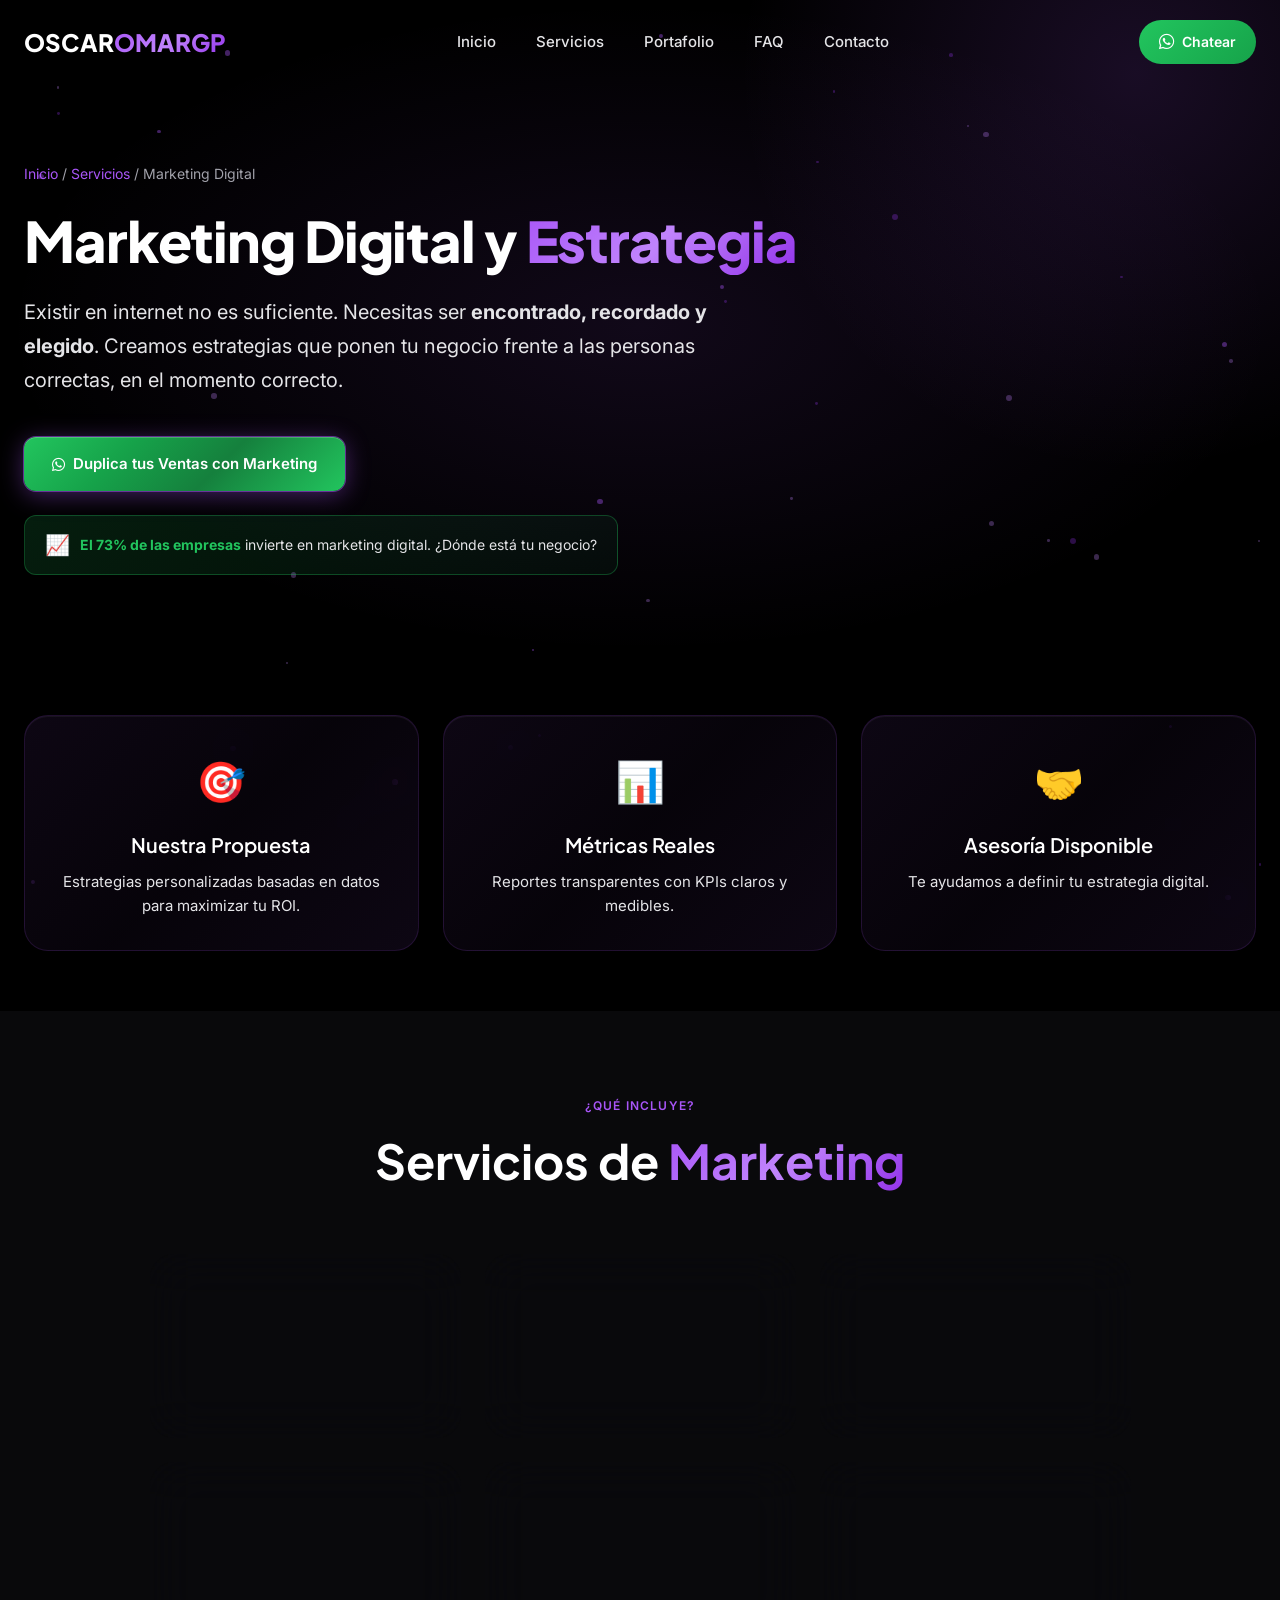
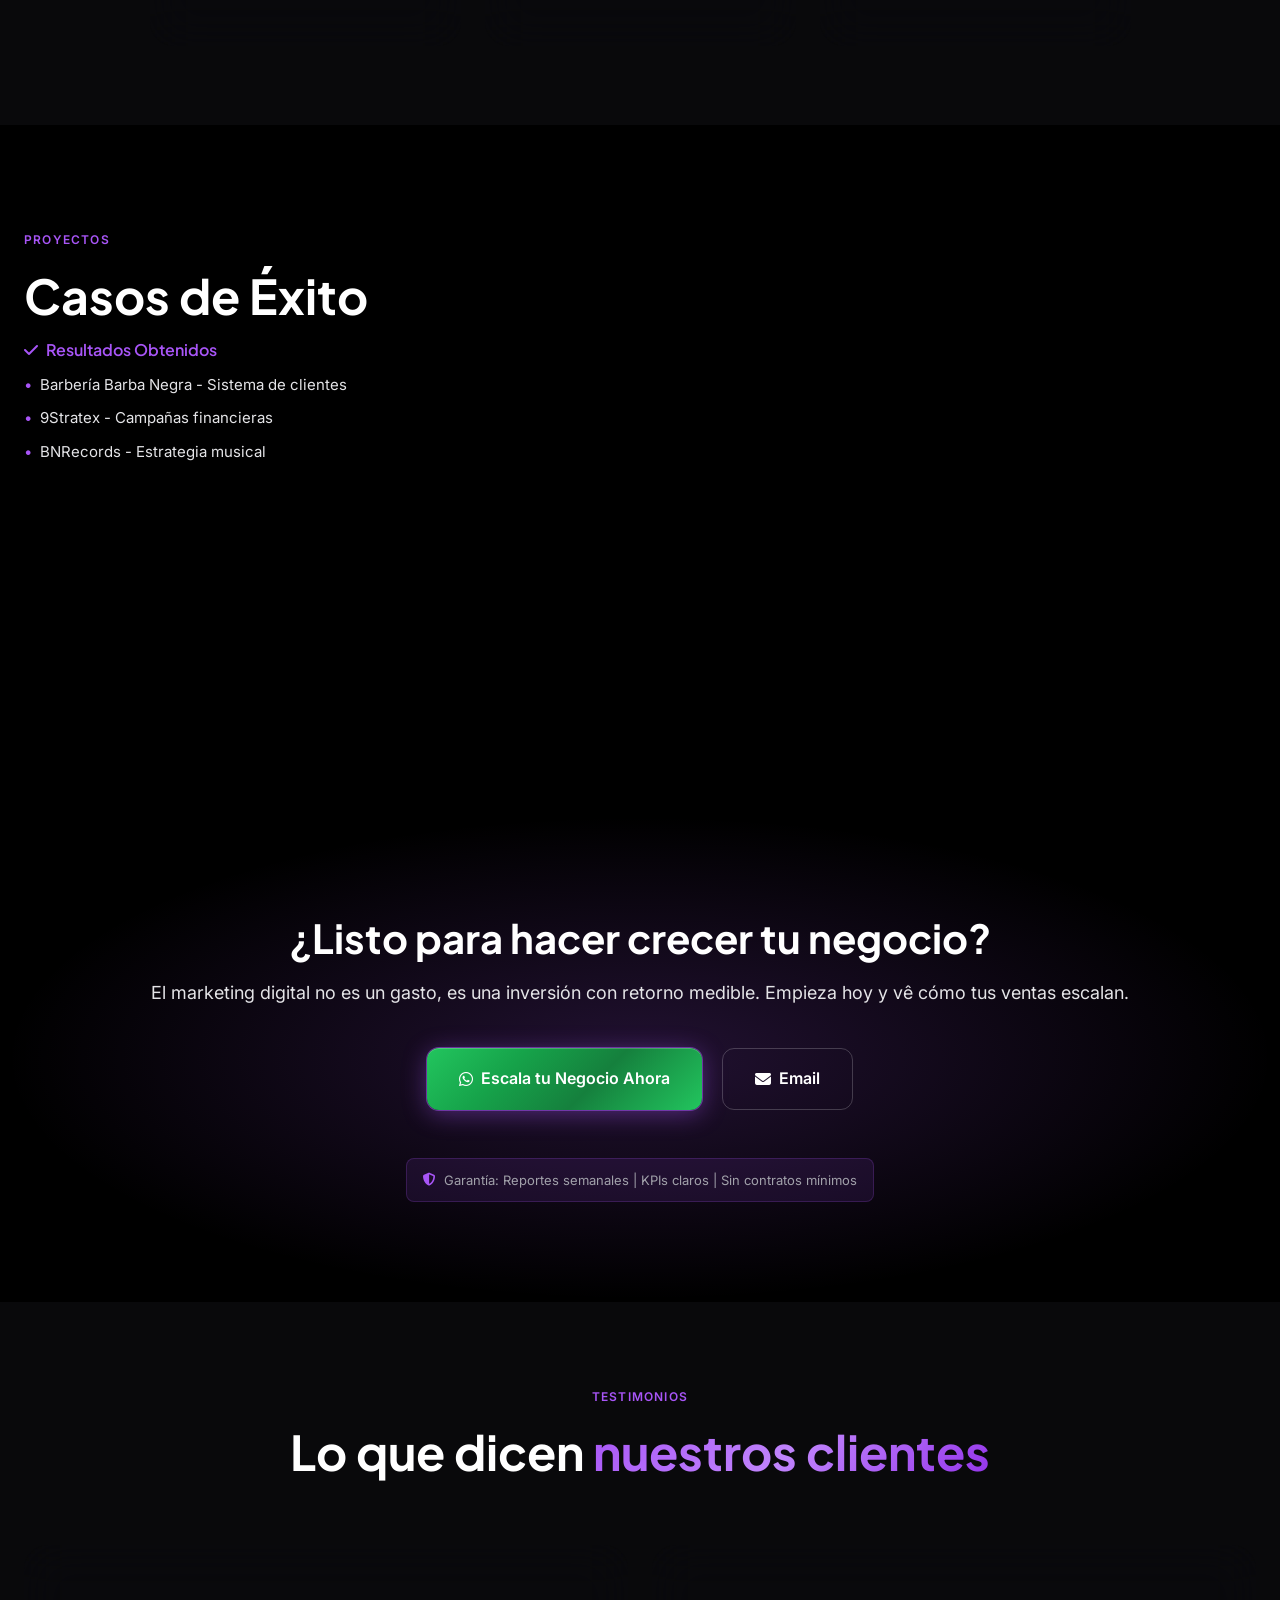
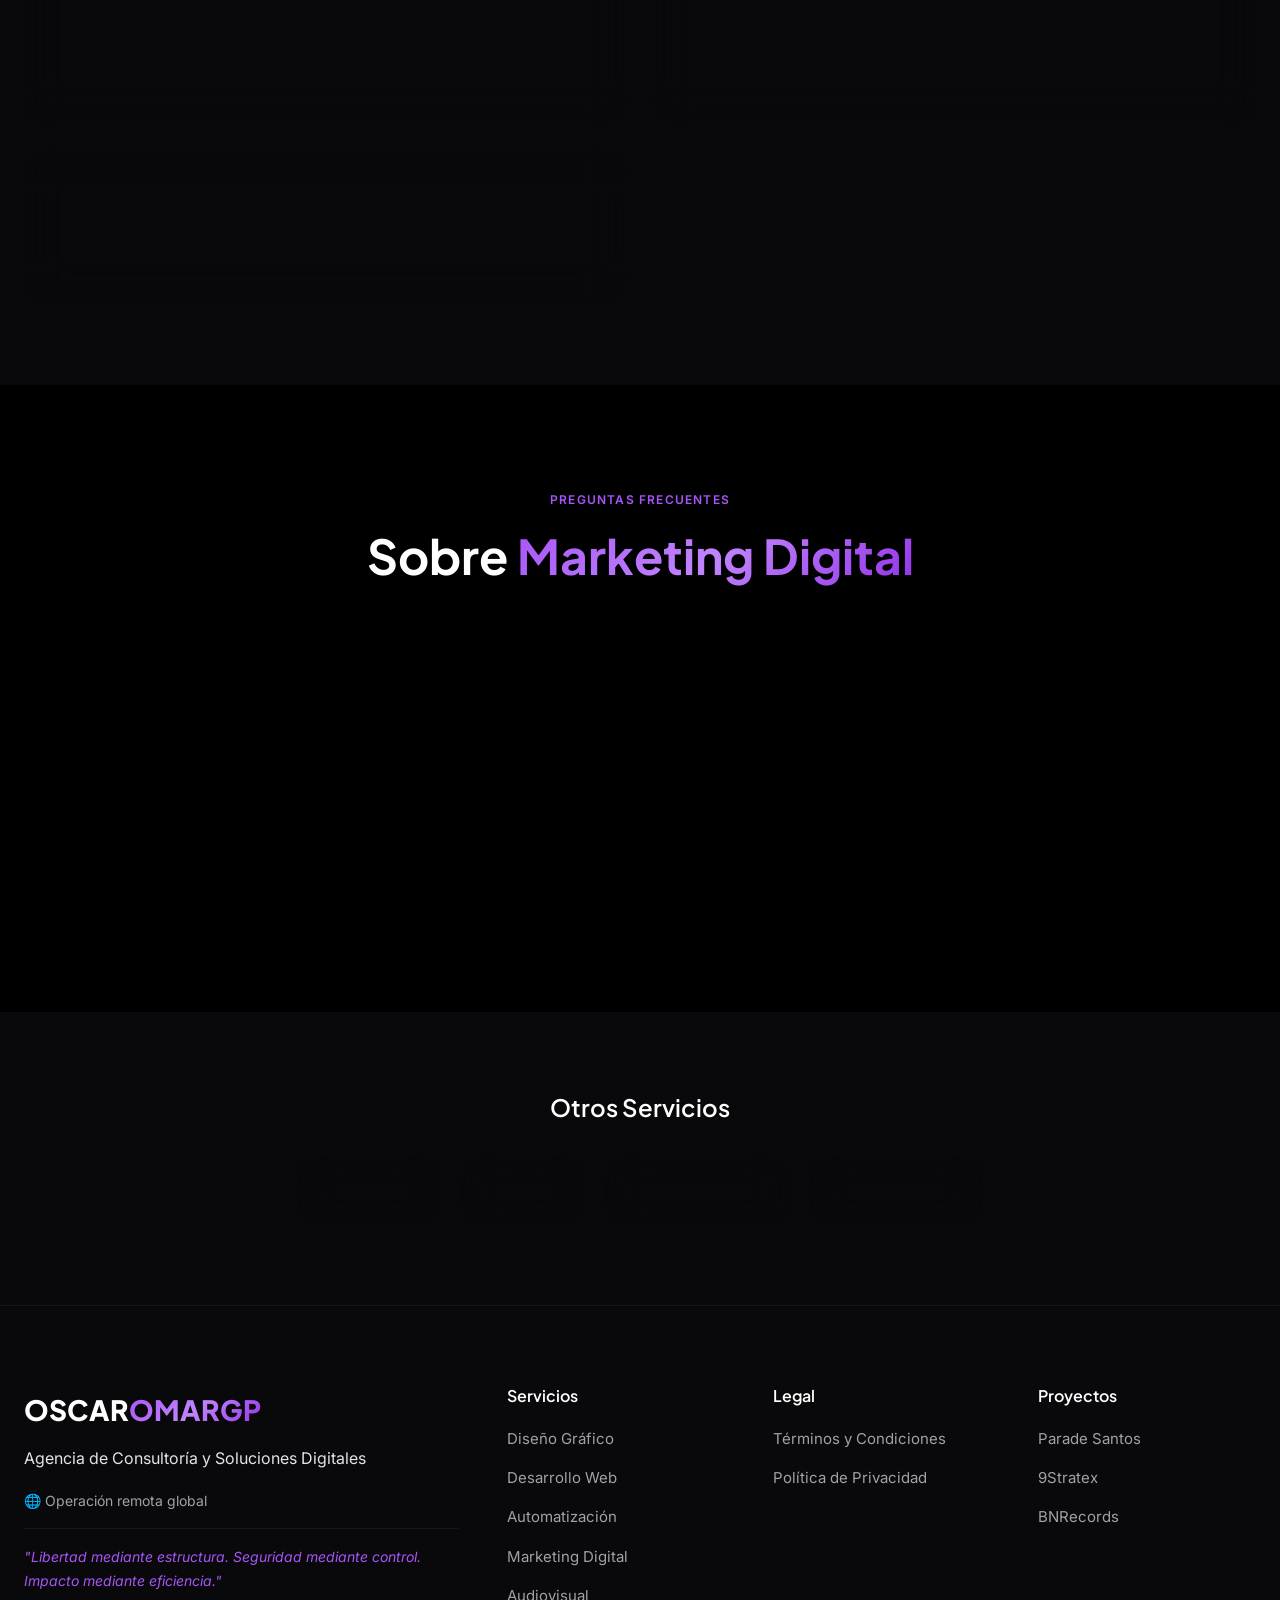
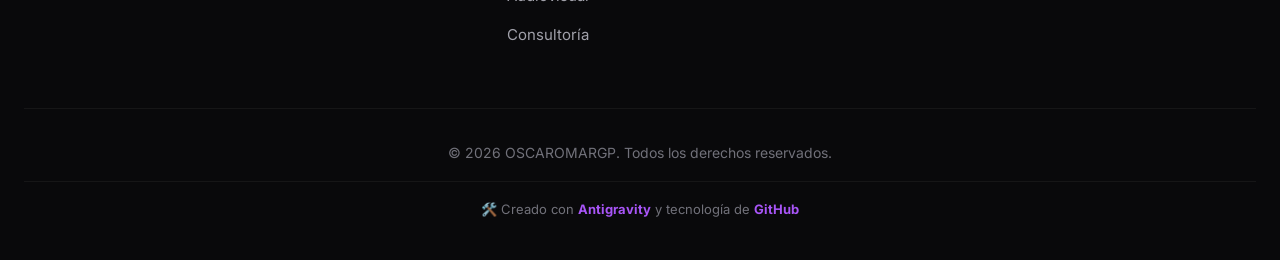
<file: servicios/marketing-digital.html>
<!DOCTYPE html>
<html lang="es">
<head>
    <meta charset="UTF-8">
    <meta name="viewport" content="width=device-width, initial-scale=1.0">
    <title>Marketing Digital | OSCAROMARGP</title>
    <link rel="preconnect" href="https://fonts.googleapis.com">
    <link href="https://fonts.gstatic.com" crossorigin>
    <link href="https://fonts.googleapis.com/css2?family=Plus+Jakarta+Sans:wght@400;500;600;700;800&family=Inter:wght@400;500;600&display=swap" rel="stylesheet">
    <link rel="stylesheet" href="../styles.css">
    <link rel="stylesheet" href="servicio.css">
    <link rel="icon" type="image/png" href="../images/logo.png">
    <link rel="stylesheet" href="https://cdnjs.cloudflare.com/ajax/libs/font-awesome/6.4.0/css/all.min.css">
</head>
<body>
    <div class="particles-container" id="particles"></div>
    <nav class="navbar" id="navbar">
        <div class="nav-container">
            <a href="../index.html" class="nav-logo"><span class="logo-text">OSCAR<span class="gradient-text">OMARGP</span></span></a>
            <ul class="nav-links" id="navLinks">
                <li><a href="../index.html" class="nav-link">Inicio</a></li>
                <li><a href="../index.html#servicios" class="nav-link">Servicios</a></li>
                <li><a href="../index.html#casos" class="nav-link">Portafolio</a></li>
                <li><a href="../index.html#faq" class="nav-link">FAQ</a></li>
                <li><a href="../index.html#contacto" class="nav-link">Contacto</a></li>
            </ul>
            <a href="https://wa.me/526121078075" target="_blank" class="btn-whatsapp-nav">
                <i class="fab fa-whatsapp"></i> Chatear
            </a>
            <button class="mobile-menu-toggle" id="mobileToggle"><span></span><span></span><span></span></button>
        </div>
    </nav>

    <section class="service-hero">
        <div class="hero-bg-gradient"></div>
        <div class="container">
            <div class="service-hero-content">
                <span class="service-breadcrumb"><a href="../index.html">Inicio</a> / <a href="../index.html#servicios">Servicios</a> / Marketing Digital</span>
                <h1 class="hero-title">Marketing Digital y <span class="gradient-text">Estrategia</span></h1>
                <p class="hero-subtitle">Existir en internet no es suficiente. Necesitas ser <strong>encontrado, recordado y elegido</strong>. Creamos estrategias que ponen tu negocio frente a las personas correctas, en el momento correcto.</p>
                <div class="hero-ctas">
                    <a href="https://wa.me/526121078075?text=Hola,%20quiero%20mas%20clientes%20con%20marketing%20digital.%20¿Podemos%20hablar?" target="_blank" class="btn-primary btn-whatsapp"><i class="fab fa-whatsapp"></i> Duplica tus Ventas con Marketing</a>
                </div>
                <div class="urgency-badge">
                    <span class="badge-icon">📈</span>
                    <span><strong>El 73% de las empresas</strong> invierte en marketing digital. ¿Dónde está tu negocio?</span>
                </div>
            </div>
        </div>
    </section>

    <section class="service-overview">
        <div class="container">
            <div class="overview-grid">
                <div class="overview-card glass-card">
                    <div class="overview-icon">🎯</div>
                    <h3>Nuestra Propuesta</h3>
                    <p>Estrategias personalizadas basadas en datos para maximizar tu ROI.</p>
                </div>
                <div class="overview-card glass-card">
                    <div class="overview-icon">📊</div>
                    <h3>Métricas Reales</h3>
                    <p>Reportes transparentes con KPIs claros y medibles.</p>
                </div>
                <div class="overview-card glass-card">
                    <div class="overview-icon">🤝</div>
                    <h3>Asesoría Disponible</h3>
                    <p>Te ayudamos a definir tu estrategia digital.</p>
                </div>
            </div>
        </div>
    </section>

    <section class="service-features">
        <div class="container">
            <div class="section-header"><span class="section-label">¿Qué incluye?</span><h2 class="section-title">Servicios de <span class="gradient-text">Marketing</span></h2></div>
            <div class="features-grid">
                <div class="feature-box glass-card"><i class="fab fa-facebook"></i><h3>Meta Ads</h3><p>Campañas en Facebook e Instagram.</p></div>
                <div class="feature-box glass-card"><i class="fab fa-google"></i><h3>Google Ads</h3><p>Campañas de búsqueda y display.</p></div>
                <div class="feature-box glass-card"><i class="fas fa-search"></i><h3>SEO</h3><p>Posicionamiento orgánico.</p></div>
                <div class="feature-box glass-card"><i class="fas fa-users"></i><h3>Community</h3><p>Gestión de comunidades.</p></div>
                <div class="feature-box glass-card"><i class="fas fa-bullhorn"></i><h3>Contenido</h3><p>Planificación y creación.</p></div>
                <div class="feature-box glass-card"><i class="fas fa-chart-line"></i><h3>Analytics</h3><p>Análisis y reportes.</p></div>
            </div>
        </div>
    </section>

    <section class="service-experience">
        <div class="container">
            <div class="experience-grid">
                <div class="experience-content">
                    <span class="section-label">Proyectos</span>
                    <h2 class="section-title">Casos de Éxito</h2>
                    <div class="experience-list">
                        <h4><i class="fas fa-check"></i> Resultados Obtenidos</h4>
                        <ul>
                            <li>Barbería Barba Negra - Sistema de clientes</li>
                            <li>9Stratex - Campañas financieras</li>
                            <li>BNRecords - Estrategia musical</li>
                        </ul>
                    </div>
                </div>
                <div class="experience-visual glass-card">
                    <div class="experience-stats">
                        <div class="stat"><span class="stat-number">300%</span><span class="stat-label">ROI Promedio</span></div>
                        <div class="stat"><span class="stat-number">20+</span><span class="stat-label">Campañas</span></div>
                        <div class="stat"><span class="stat-number">12+</span><span class="stat-label">Clientes</span></div>
                    </div>
                </div>
            </div>
        </div>
    </section>

    <section class="service-cta">
        <div class="cta-bg-gradient"></div>
        <div class="container">
            <h2>¿Listo para hacer crecer tu negocio?</h2>
            <p>El marketing digital no es un gasto, es una inversión con retorno medible. Empieza hoy y vê cómo tus ventas escalan.</p>
            <div class="cta-buttons">
                <a href="https://wa.me/526121078075?text=Hola,%20quiero%20una%20estrategia%20de%20marketing.%20¿Me%20asesoran?" target="_blank" class="btn-primary btn-whatsapp"><i class="fab fa-whatsapp"></i> Escala tu Negocio Ahora</a>
                <a href="mailto:oscaromargp@gmail.com" class="btn-secondary"><i class="fas fa-envelope"></i> Email</a>
            </div>
            <div class="guarantee-badge" style="margin-top: 24px;">
                <i class="fas fa-shield-alt"></i>
                <span>Garantía: Reportes semanales | KPIs claros | Sin contratos mínimos</span>
            </div>
        </div>
    </section>

    <section class="service-testimonials">
        <div class="container">
            <div class="section-header"><span class="section-label">Testimonios</span><h2 class="section-title">Lo que dicen <span class="gradient-text">nuestros clientes</span></h2></div>
            <div class="testimonials-mini-grid">
                <div class="testimonial-mini glass-card">
                    <div class="testimonial-stars">★★★★★</div>
                    <p>"Duplicamos nuestras ventas en 3 meses. El ROI de las campañas superó expectativas."</p>
                    <span class="testimonial-author">- Barbershop Barba Negra</span>
                </div>
                <div class="testimonial-mini glass-card">
                    <div class="testimonial-stars">★★★★★</div>
                    <p>"Profesionalismo y resultados. Nuestra marca ahora es reconocida en el sector."</p>
                    <span class="testimonial-author">- 9Stratex Finance</span>
                </div>
                <div class="testimonial-mini glass-card">
                    <div class="testimonial-stars">★★★★★</div>
                    <p>"Entendieron perfectly our vision. Excelente manejo de redes sociales."</p>
                    <span class="testimonial-author">- BNRecords Music</span>
                </div>
            </div>
        </div>
    </section>

    <section class="service-faq">
        <div class="container">
            <div class="section-header"><span class="section-label">Preguntas Frecuentes</span><h2 class="section-title">Sobre <span class="gradient-text">Marketing Digital</span></h2></div>
            <div class="faq-grid">
                <div class="faq-item glass-card">
                    <div class="faq-question"><span class="faq-icon">💰</span><h3>¿Cuánto cuesta una campaña de marketing?</h3></div>
                    <div class="faq-answer"><p>El costo depende del presupuesto de medios y la complejidad. Trabajamos con mínimo $5,000 MXN mensuales en gestión, más el presupuesto de anuncios.</p></div>
                </div>
                <div class="faq-item glass-card">
                    <div class="faq-question"><span class="faq-icon">⏱️</span><h3>¿Cuánto tiempo para ver resultados?</h3></div>
                    <div class="faq-answer"><p>Resultados iniciales en 2-4 semanas.SEO puede tomar 3-6 meses para posicionamiento orgánico sostenible.</p></div>
                </div>
                <div class="faq-item glass-card">
                    <div class="faq-question"><span class="faq-icon">📊</span><h3>¿Qué métricas me comparten?</h3></div>
                    <div class="faq-answer"><p>Reportes semanales de alcance, engagement, conversiones y ROI. Dashboard en tiempo real disponible.</p></div>
                </div>
                <div class="faq-item glass-card">
                    <div class="faq-question"><span class="faq-icon">🔄</span><h3>¿Puedo cancelar en cualquier momento?</h3></div>
                    <div class="faq-answer"><p>Sí, el servicio es mensual con compromiso de 3 meses mínimo para campañas. Puedes renovar o cancelar después.</p></div>
                </div>
            </div>
        </div>
    </section>

    <section class="other-services">
        <div class="container">
            <h3>Otros Servicios</h3>
            <div class="other-services-grid">
                <a href="diseno-grafico.html" class="other-service-card glass-card"><i class="fas fa-palette"></i><span>Diseño</span></a>
                <a href="desarrollo-web.html" class="other-service-card glass-card"><i class="fas fa-globe"></i><span>Web</span></a>
                <a href="audiovisual.html" class="other-service-card glass-card"><i class="fas fa-video"></i><span>Audiovisual</span></a>
                <a href="consultoria.html" class="other-service-card glass-card"><i class="fas fa-building"></i><span>Consultoría</span></a>
            </div>
        </div>
    </section>

    <footer class="footer">
        <div class="container">
            <div class="footer-grid">
                <div class="footer-brand">
                    <span class="logo-text-footer">OSCAR<span class="gradient-text">OMARGP</span></span>
                    <p class="footer-desc">Agencia de Consultoría y Soluciones Digitales</p>
                    <p class="footer-location">🌐 Operación remota global</p>
                    <p class="footer-slogan">"Libertad mediante estructura. Seguridad mediante control. Impacto mediante eficiencia."</p>
                </div>
                <div class="footer-links">
                    <h4>Servicios</h4>
                    <ul>
                        <li><a href="diseno-grafico.html">Diseño Gráfico</a></li>
                        <li><a href="desarrollo-web.html">Desarrollo Web</a></li>
                        <li><a href="automatizacion.html">Automatización</a></li>
                        <li><a href="marketing-digital.html">Marketing Digital</a></li>
                        <li><a href="audiovisual.html">Audiovisual</a></li>
                        <li><a href="consultoria.html">Consultoría</a></li>
                    </ul>
                </div>
                <div class="footer-links">
                    <h4>Legal</h4>
                    <ul>
                        <li><a href="../legal/terminos.html">Términos y Condiciones</a></li>
                        <li><a href="../legal/privacidad.html">Política de Privacidad</a></li>
                    </ul>
                </div>
                <div class="footer-links">
                    <h4>Proyectos</h4>
                    <ul>
                        <li><a href="https://pardesantos.mx/" target="_blank">Parade Santos</a></li>
                        <li><a href="https://9stratex.com/" target="_blank">9Stratex</a></li>
                        <li><a href="https://bnrecords.com.mx/" target="_blank">BNRecords</a></li>
                    </ul>
                </div>
            </div>
            <div class="footer-bottom">
                <div class="credits">
                    <p class="credits-main">&copy; 2026 OSCAROMARGP. Todos los derechos reservados.</p>
                    <p class="credits-tech">
                        <span>🛠️ Creado con <strong>Antigravity</strong> y tecnología de <strong>GitHub</strong></span>
                    </p>
                </div>
            </div>
        </div>
    </footer>
    <script src="../script.js"></script>
    
    <!-- Google Translate Widget -->
    <div id="google_translate_element" style="position: fixed; bottom: 20px; right: 20px; z-index: 9999;"></div>
    <script type="text/javascript">
        function googleTranslateElementInit() {
            new google.translate.TranslateElement({pageLanguage: 'es', includedLanguages: 'en,es,pt,fr,de', layout: google.translate.TranslateElement.InlineLayout.SIMPLE}, 'google_translate_element');
        }
    </script>
    <script type="text/javascript" src="//translate.google.com/translate_a/element.js?cb=googleTranslateElementInit"></script>
</body>
</html>
</file>
<file: styles.css>
/* ========================================
   OSCAROMARGP - Landing Page Premium
   Color Principal: #A855F7 (Púrpura/Lila)
   ======================================== */

/* CSS Variables - Color System */
:root {
    /* Fondos */
    --bg-primary: #000000;
    --bg-secondary: #09090B;
    --bg-tertiary: #18181B;
    --bg-card: #1C1C21;

    /* Acento Primario - Púrpura/Lila (#A855F7) */
    --primary-50: #F3E8FF;
    --primary-100: #E9D5FF;
    --primary-200: #D8B4FE;
    --primary-300: #C084FC;
    --primary-400: #A855F7;
    --primary-500: #9333EA;
    --primary-600: #7E22CE;
    --primary-700: #6B21A8;
    --primary-800: #581C87;
    --primary-900: #3B0764;

    /* Textos */
    --text-primary: #FFFFFF;
    --text-secondary: #E4E4E7;
    --text-tertiary: #A1A1AA;
    --text-quaternary: #71717A;

    /* Acentos */
    --success: #22C55E;
    --info: #3B82F6;
    --warning: #F59E0B;
    --error: #EF4444;

    /* RGB values for rgba() */
    --primary-rgb: 168, 85, 247;
}

/* Reset & Base */
*, *::before, *::after {
    margin: 0;
    padding: 0;
    box-sizing: border-box;
}

html {
    scroll-behavior: smooth;
    font-size: 16px;
}

body {
    font-family: 'Inter', -apple-system, BlinkMacSystemFont, sans-serif;
    background-color: var(--bg-primary);
    color: var(--text-primary);
    line-height: 1.7;
    overflow-x: hidden;
}

/* Typography */
h1, h2, h3, h4, h5, h6 {
    font-family: 'Plus Jakarta Sans', sans-serif;
    font-weight: 700;
    line-height: 1.2;
}

h1 { font-size: clamp(2.25rem, 5vw + 1rem, 4rem); font-weight: 800; letter-spacing: -0.02em; }
h2 { font-size: clamp(1.75rem, 4vw + 0.5rem, 3rem); font-weight: 700; }
h3 { font-size: clamp(1.125rem, 2vw + 0.25rem, 1.5rem); font-weight: 600; line-height: 1.3; }
h4 { font-size: 1.25rem; font-weight: 600; }

a {
    text-decoration: none;
    color: inherit;
    transition: all 0.3s ease;
}

/* Container */
.container {
    max-width: 1280px;
    margin: 0 auto;
    padding: 0 24px;
}

/* Gradient Text */
.gradient-text {
    background: linear-gradient(135deg, var(--primary-400) 0%, var(--primary-300) 50%, var(--primary-500) 100%);
    -webkit-background-clip: text;
    -webkit-text-fill-color: transparent;
    background-clip: text;
}

/* Section Styles */
.section-header {
    text-align: center;
    margin-bottom: 64px;
}

.section-label {
    display: inline-block;
    font-size: 0.75rem;
    font-weight: 600;
    text-transform: uppercase;
    letter-spacing: 0.1em;
    color: var(--primary-400);
    margin-bottom: 16px;
}

.section-title {
    margin-bottom: 16px;
}

.section-subtitle {
    font-size: 1.125rem;
    color: var(--text-tertiary);
    max-width: 600px;
    margin: 0 auto;
}

/* ========================================
   NAVBAR
   ======================================== */
.navbar {
    position: fixed;
    top: 0;
    left: 0;
    right: 0;
    z-index: 1000;
    padding: 20px 0;
    transition: all 0.3s ease;
}

.navbar.scrolled {
    background: rgba(0, 0, 0, 0.85);
    backdrop-filter: blur(24px);
    -webkit-backdrop-filter: blur(24px);
    border-bottom: 1px solid rgba(168, 85, 247, 0.1);
    box-shadow: 0 4px 24px rgba(0, 0, 0, 0.4);
    padding: 16px 0;
}

.nav-container {
    max-width: 1280px;
    margin: 0 auto;
    padding: 0 24px;
    display: flex;
    justify-content: space-between;
    align-items: center;
}

.nav-logo {
    display: flex;
    align-items: center;
}

.logo-text {
    font-family: 'Plus Jakarta Sans', sans-serif;
    font-size: 1.5rem;
    font-weight: 800;
    color: var(--text-primary);
}

.logo-text-footer {
    font-family: 'Plus Jakarta Sans', sans-serif;
    font-size: 1.75rem;
    font-weight: 800;
    color: var(--text-primary);
    display: block;
    margin-bottom: 12px;
}

.nav-links {
    display: flex;
    list-style: none;
    gap: 40px;
    align-items: center;
}

.nav-link {
    font-size: 0.9375rem;
    font-weight: 500;
    color: var(--text-secondary);
    position: relative;
}

.nav-link::after {
    content: '';
    position: absolute;
    bottom: -4px;
    left: 0;
    width: 0;
    height: 2px;
    background: var(--primary-400);
    transition: width 0.3s ease;
}

.nav-link:hover {
    color: var(--text-primary);
}

.nav-link:hover::after {
    width: 100%;
}

.mobile-menu-toggle {
    display: none;
    flex-direction: column;
    gap: 5px;
    background: none;
    border: none;
    cursor: pointer;
    padding: 8px;
}

.mobile-menu-toggle span {
    display: block;
    width: 24px;
    height: 2px;
    background: var(--text-primary);
    transition: all 0.3s ease;
}

/* WhatsApp Nav Button */
.btn-whatsapp-nav {
    display: inline-flex;
    align-items: center;
    gap: 8px;
    background: linear-gradient(135deg, #22C55E 0%, #16A34A 100%);
    color: white;
    font-weight: 600;
    padding: 10px 20px;
    border-radius: 100px;
    font-size: 0.875rem;
    text-decoration: none;
    transition: all 0.3s ease;
    margin-left: 20px;
}

.btn-whatsapp-nav:hover {
    background: linear-gradient(135deg, #16A34A 0%, #22C55E 100%);
    transform: translateY(-2px);
    box-shadow: 0 4px 20px rgba(34, 197, 94, 0.4);
}

.btn-whatsapp-nav i {
    font-size: 1.1rem;
}

/* ========================================
   PARTICLES BACKGROUND
   ======================================== */
.particles-container {
    position: fixed;
    top: 0;
    left: 0;
    width: 100%;
    height: 100%;
    pointer-events: none;
    z-index: 0;
    overflow: hidden;
}

.particle {
    position: absolute;
    width: 4px;
    height: 4px;
    background: rgba(168, 85, 247, 0.4);
    border-radius: 50%;
    animation: float-particle 20s infinite ease-in-out;
}

@keyframes float-particle {
    0%, 100% { transform: translate(0, 0) scale(1); opacity: 0.4; }
    25% { transform: translate(100px, -100px) scale(1.5); opacity: 0.8; }
    50% { transform: translate(-50px, -200px) scale(1); opacity: 0.6; }
    75% { transform: translate(-100px, -100px) scale(1.2); opacity: 0.8; }
}

/* ========================================
   HERO SECTION
   ======================================== */
.hero {
    min-height: 100vh;
    display: flex;
    align-items: center;
    position: relative;
    padding: 120px 0 80px;
    overflow: hidden;
}

.hero-bg-gradient {
    position: absolute;
    top: -50%;
    right: -20%;
    width: 800px;
    height: 800px;
    background: radial-gradient(ellipse at center, rgba(168, 85, 247, 0.15) 0%, transparent 70%);
    pointer-events: none;
    z-index: 0;
}

.hero-container {
    max-width: 1280px;
    margin: 0 auto;
    padding: 0 24px;
    display: grid;
    grid-template-columns: 1fr 1fr;
    gap: 64px;
    align-items: center;
    position: relative;
    z-index: 1;
}

.hero-content {
    animation: fade-in-up 0.8s cubic-bezier(0.16, 1, 0.3, 1) forwards;
    opacity: 0;
}

.hero-label {
    display: inline-flex;
    align-items: center;
    gap: 8px;
    font-size: 0.875rem;
    font-weight: 500;
    color: var(--primary-400);
    margin-bottom: 24px;
    padding: 8px 16px;
    background: rgba(168, 85, 247, 0.1);
    border: 1px solid rgba(168, 85, 247, 0.2);
    border-radius: 100px;
}

.hero-icon {
    font-size: 1.25rem;
}

.hero-title {
    font-size: 4.5rem;
    font-weight: 800;
    line-height: 1.1;
    letter-spacing: -0.02em;
    margin-bottom: 24px;
}

.hero-subtitle {
    font-size: 1.25rem;
    color: var(--text-secondary);
    margin-bottom: 40px;
    max-width: 500px;
}

.hero-buttons {
    display: flex;
    gap: 16px;
    margin-bottom: 48px;
}

/* Primary Button */
.btn-primary {
    display: inline-flex;
    align-items: center;
    gap: 8px;
    background: linear-gradient(135deg, var(--primary-600) 0%, var(--primary-400) 30%, var(--primary-500) 60%, var(--primary-400) 100%);
    background-size: 200% 200%;
    animation: gradient-shift 4s ease infinite;
    color: #FFFFFF;
    font-weight: 600;
    padding: 16px 32px;
    border-radius: 12px;
    border: none;
    box-shadow: 
        0 0 0 1px rgba(168, 85, 247, 0.5),
        0 4px 24px rgba(168, 85, 247, 0.4),
        inset 0 1px 0 rgba(255, 255, 255, 0.2);
    transition: all 0.3s cubic-bezier(0.4, 0, 0.2, 1);
    animation: fade-in-up 0.8s cubic-bezier(0.16, 1, 0.3, 1) 0.2s both;
}

.btn-primary:hover {
    transform: translateY(-2px) scale(1.02);
    filter: brightness(1.1);
    box-shadow: 
        0 0 0 2px rgba(168, 85, 247, 0.8),
        0 8px 40px rgba(168, 85, 247, 0.6);
}

.btn-secondary {
    display: inline-flex;
    align-items: center;
    gap: 8px;
    background: transparent;
    color: var(--text-primary);
    font-weight: 600;
    padding: 16px 32px;
    border-radius: 12px;
    border: 1px solid rgba(255, 255, 255, 0.2);
    transition: all 0.3s cubic-bezier(0.4, 0, 0.2, 1);
}

.btn-secondary:hover {
    border-color: var(--primary-400);
    color: var(--primary-400);
    transform: translateY(-2px);
}

.btn-tertiary {
    display: inline-flex;
    align-items: center;
    gap: 8px;
    background: transparent;
    color: var(--text-primary);
    font-weight: 600;
    padding: 16px 32px;
    border-radius: 12px;
    border: 1px solid rgba(255, 255, 255, 0.2);
    transition: all 0.3s cubic-bezier(0.4, 0, 0.2, 1);
}

.btn-tertiary:hover {
    border-color: var(--primary-400);
    color: var(--primary-400);
    transform: translateY(-2px);
}

.btn-large {
    padding: 20px 40px;
    font-size: 1.125rem;
}

@keyframes gradient-shift {
    0%, 100% { background-position: 0% 50%; }
    50% { background-position: 100% 50%; }
}

/* Hero Stats */
.hero-stats {
    display: flex;
    gap: 48px;
}

.stat-item {
    display: flex;
    align-items: baseline;
    gap: 4px;
}

.stat-number {
    font-family: 'Plus Jakarta Sans', sans-serif;
    font-size: 2.5rem;
    font-weight: 800;
    color: var(--text-primary);
}

.stat-suffix {
    font-size: 1.5rem;
    font-weight: 700;
    color: var(--primary-400);
}

.stat-label {
    font-size: 0.875rem;
    color: var(--text-tertiary);
    margin-left: 4px;
}

/* Hero Visual */
.hero-visual {
    display: flex;
    justify-content: center;
    align-items: center;
    position: relative;
    animation: fade-in-rotate 1.2s cubic-bezier(0.16, 1, 0.3, 1) forwards;
    opacity: 0;
}

.hero-sphere {
    width: 400px;
    height: 400px;
    position: relative;
    transform-style: preserve-3d;
    animation: float 6s ease-in-out infinite;
}

.sphere-inner {
    width: 100%;
    height: 100%;
    background: linear-gradient(135deg, rgba(168, 85, 247, 0.1) 0%, rgba(168, 85, 247, 0.2) 100%);
    border-radius: 50%;
    border: 2px solid rgba(168, 85, 247, 0.3);
    box-shadow: 
        0 0 60px rgba(168, 85, 247, 0.4),
        0 0 120px rgba(168, 85, 247, 0.3),
        inset 0 0 60px rgba(168, 85, 247, 0.2);
    backdrop-filter: blur(10px);
    display: flex;
    justify-content: center;
    align-items: center;
}

.sphere-glow {
    position: absolute;
    width: 200%;
    height: 200%;
    background: radial-gradient(ellipse at center, rgba(168, 85, 247, 0.1) 0%, transparent 70%);
    animation: pulse-glow 3s ease-in-out infinite;
}

.sphere-icon {
    font-size: 8rem;
    z-index: 1;
    filter: drop-shadow(0 0 40px rgba(168, 85, 247, 0.6));
}

@keyframes float {
    0%, 100% { transform: translateY(0) rotate(0deg); }
    25% { transform: translateY(-20px) rotate(2deg); }
    50% { transform: translateY(-10px) rotate(-2deg); }
    75% { transform: translateY(-30px) rotate(1deg); }
}

@keyframes fade-in-up {
    from {
        opacity: 0;
        transform: translateY(30px);
    }
    to {
        opacity: 1;
        transform: translateY(0);
    }
}

@keyframes scale-in {
    from {
        opacity: 0;
        transform: scale(0.9);
    }
    to {
        opacity: 1;
        transform: scale(1);
    }
}

@keyframes fade-in-rotate {
    from {
        opacity: 0;
        transform: rotate(-10deg) scale(0.9);
    }
    to {
        opacity: 1;
        transform: rotate(0deg) scale(1);
    }
}

@keyframes pulse-glow {
    0%, 100% {
        box-shadow: 
            0 0 0 1px rgba(168, 85, 247, 0.5),
            0 4px 24px rgba(168, 85, 247, 0.4),
            0 0 60px rgba(168, 85, 247, 0.3);
    }
    50% {
        box-shadow: 
            0 0 0 2px rgba(168, 85, 247, 0.8),
            0 8px 40px rgba(168, 85, 247, 0.6),
            0 0 80px rgba(168, 85, 247, 0.5);
    }
}

/* ========================================
   SERVICIOS SECTION
   ======================================== */

.services-grid {
    display: grid;
    grid-template-columns: repeat(3, 1fr);
    gap: 32px;
}

/* Link wrapper for flip cards */
.service-card-link {
    text-decoration: none;
    display: block;
    height: 100%;
}

.service-card-link:hover .service-card-flip .service-card-inner {
    transform: rotateY(180deg);
}

/* CTA Link inside flip card */
.service-cta-link {
    display: inline-block;
    margin-top: 16px;
    padding-top: 16px;
    border-top: 1px solid rgba(255, 255, 255, 0.1);
    color: var(--primary-400);
    font-weight: 600;
    font-size: 0.875rem;
}

.service-cta-link:hover {
    color: var(--primary-300);
}

/* Redundant .services-grid rule removed (was duplicate of line 576) */

/* Flip Cards */
.service-card-flip {
    perspective: 1000px;
    height: 400px;
}

.service-card-inner {
    position: relative;
    width: 100%;
    height: 100%;
    transition: transform 0.8s cubic-bezier(0.4, 0, 0.2, 1);
    transform-style: preserve-3d;
}

.service-card-flip:hover .service-card-inner,
.service-card-flip.flipped .service-card-inner {
    transform: rotateY(180deg);
}

.service-card-front,
.service-card-back {
    position: absolute;
    width: 100%;
    height: 100%;
    backface-visibility: hidden;
    border-radius: 24px;
    overflow: hidden;
}

.service-card-front {
    background: var(--bg-tertiary);
    border: 1px solid rgba(255, 255, 255, 0.05);
}

.service-placeholder {
    width: 100%;
    height: 100%;
    display: flex;
    justify-content: center;
    align-items: center;
    transition: transform 0.4s ease;
}

.service-card-flip:hover .service-placeholder {
    transform: scale(1.05);
}

.placeholder-icon {
    font-size: 6rem;
    filter: drop-shadow(0 0 30px rgba(255, 255, 255, 0.3));
}

.service-overlay {
    position: absolute;
    bottom: 0;
    left: 0;
    right: 0;
    padding: 24px;
    background: linear-gradient(to top, rgba(0, 0, 0, 0.9), transparent);
}

.service-title-front {
    font-size: 1.5rem;
    font-weight: 700;
    color: var(--text-primary);
}

.service-card-back {
    transform: rotateY(180deg);
    background: linear-gradient(135deg, rgba(168, 85, 247, 0.08) 0%, rgba(168, 85, 247, 0.04) 50%, rgba(168, 85, 247, 0.08) 100%);
    backdrop-filter: blur(24px) saturate(180%);
    -webkit-backdrop-filter: blur(24px) saturate(180%);
    border: 1px solid rgba(168, 85, 247, 0.15);
    padding: 32px;
    display: flex;
    flex-direction: column;
    justify-content: center;
    box-shadow: 
        0 4px 6px -1px rgba(0, 0, 0, 0.3),
        0 2px 4px -2px rgba(0, 0, 0, 0.2),
        inset 0 1px 0 0 rgba(255, 255, 255, 0.05);
}

.service-icon {
    font-size: 2.5rem;
    margin-bottom: 16px;
}

.service-title-back {
    font-size: 1.5rem;
    font-weight: 700;
    margin-bottom: 12px;
    color: var(--text-primary);
}

.service-description {
    font-size: 0.9375rem;
    color: var(--text-secondary);
    margin-bottom: 20px;
    line-height: 1.6;
}

.service-features {
    display: flex;
    flex-wrap: wrap;
    gap: 8px;
}

.feature-tag {
    font-size: 0.75rem;
    font-weight: 500;
    padding: 6px 12px;
    background: rgba(168, 85, 247, 0.15);
    border: 1px solid rgba(168, 85, 247, 0.2);
    border-radius: 100px;
    color: var(--primary-400);
}

/* Glass Card */
.glass-card {
    background: linear-gradient(135deg, rgba(168, 85, 247, 0.08) 0%, rgba(168, 85, 247, 0.04) 50%, rgba(168, 85, 247, 0.08) 100%);
    backdrop-filter: blur(24px) saturate(180%);
    -webkit-backdrop-filter: blur(24px) saturate(180%);
    border: 1px solid rgba(168, 85, 247, 0.15);
    border-radius: 24px;
    padding: 32px;
    box-shadow: 
        0 4px 6px -1px rgba(0, 0, 0, 0.3),
        0 2px 4px -2px rgba(0, 0, 0, 0.2),
        inset 0 1px 0 0 rgba(255, 255, 255, 0.05);
    transition: all 0.4s cubic-bezier(0.4, 0, 0.2, 1);
}

.glass-card:hover {
    border-color: rgba(168, 85, 247, 0.35);
    box-shadow: 0 25px 50px -12px rgba(168, 85, 247, 0.35);
    transform: translateY(-4px);
}

/* ========================================
   CASOS DE ÉXITO
   ======================================== */
.casos-exito {
    padding: 120px 0;
    background: var(--bg-secondary);
}

.casos-grid {
    display: grid;
    grid-template-columns: repeat(3, 1fr);
    gap: 24px;
}

.caso-card {
    padding: 0;
    overflow: hidden;
    display: flex;
    flex-direction: column;
}

.caso-image {
    width: 100%;
    height: 180px;
    background-size: cover;
    background-position: center;
    border-bottom: 1px solid rgba(255, 255, 255, 0.05);
    transition: transform 0.6s cubic-bezier(0.16, 1, 0.3, 1);
}

.caso-card:hover .caso-image {
    transform: scale(1.08);
}

.caso-content {
    padding: 24px;
    display: flex;
    flex-direction: column;
    flex-grow: 1;
}

.caso-header {
    display: flex;
    align-items: center;
    gap: 12px;
    margin-bottom: 8px;
}

.caso-icon {
    font-size: 1.5rem;
}

.caso-header h3 {
    font-size: 1.25rem;
    font-weight: 700;
}

.caso-sector {
    font-size: 0.75rem;
    color: var(--primary-400);
    text-transform: uppercase;
    letter-spacing: 0.05em;
    margin-bottom: 12px;
}

.caso-desc {
    font-size: 0.9375rem;
    color: var(--text-secondary);
    margin-bottom: 16px;
    line-height: 1.6;
}

.caso-link {
    font-size: 0.875rem;
    font-weight: 600;
    color: var(--primary-400);
}

.caso-link:hover {
    color: var(--primary-300);
}

/* ========================================
   TESTIMONIOS
   ======================================== */
.testimonios {
    padding: 120px 0;
}

.testimonios-grid {
    display: grid;
    grid-template-columns: repeat(3, 1fr);
    gap: 32px;
}

.testimonio-card {
    padding: 32px;
}

.testimonio-stars {
    color: var(--primary-400);
    font-size: 1.25rem;
    margin-bottom: 16px;
    letter-spacing: 4px;
}

.testimonio-text {
    font-size: 1rem;
    color: var(--text-secondary);
    margin-bottom: 24px;
    line-height: 1.7;
    font-style: italic;
}

.testimonio-author {
    display: flex;
    align-items: center;
    gap: 16px;
}

.author-avatar {
    width: 48px;
    height: 48px;
    display: flex;
    justify-content: center;
    align-items: center;
    background: rgba(168, 85, 247, 0.1);
    border: 2px solid var(--primary-400);
    border-radius: 50%;
    font-size: 1.5rem;
}

.author-info {
    display: flex;
    flex-direction: column;
}

.author-name {
    font-weight: 600;
    font-size: 1rem;
}

.author-role {
    font-size: 0.875rem;
    color: var(--text-tertiary);
}

/* ========================================
   FAQ
   ======================================== */
.faq {
    padding: 120px 0;
    background: var(--bg-secondary);
}

.faq-grid {
    display: grid;
    grid-template-columns: repeat(2, 1fr);
    gap: 24px;
    margin-bottom: 48px;
}

.faq-item {
    padding: 24px;
}

.faq-question {
    display: flex;
    align-items: flex-start;
    gap: 16px;
    margin-bottom: 16px;
}

.faq-icon {
    font-size: 1.5rem;
    flex-shrink: 0;
}

.faq-question h3 {
    font-size: 1.125rem;
    font-weight: 600;
    line-height: 1.4;
}

.faq-answer {
    padding-left: 48px;
}

.faq-answer p {
    font-size: 0.9375rem;
    color: var(--text-secondary);
    line-height: 1.7;
}

.faq-answer strong {
    color: var(--primary-400);
}

.faq-cta {
    text-align: center;
    padding-top: 32px;
    border-top: 1px solid rgba(255, 255, 255, 0.05);
}

.faq-cta p {
    font-size: 1.125rem;
    color: var(--text-secondary);
    margin-bottom: 24px;
}

/* WhatsApp Button */
.btn-whatsapp {
    background: linear-gradient(135deg, #22C55E 0%, #16A34A 30%, #15803D 60%, #22C55E 100%) !important;
    border-color: #22C55E !important;
}

/* ========================================
   POR QUÉ ELEGIRNOS
   ======================================== */
.porque-elegirnos {
    padding: 120px 0;
}

.porque-grid {
    display: grid;
    grid-template-columns: 1fr 1fr;
    gap: 64px;
    align-items: center;
}

.porque-image {
    text-align: center;
    padding: 64px;
}

.porque-icon {
    font-size: 6rem;
    display: block;
    margin-bottom: 24px;
}

.porque-image h3 {
    font-size: 1.75rem;
    margin-bottom: 8px;
}

.porque-slogan {
    font-size: 1rem;
    color: var(--primary-400);
    font-style: italic;
    margin-top: 16px;
}

.porque-text {
    font-size: 1.0625rem;
    color: var(--text-secondary);
    margin-bottom: 32px;
    line-height: 1.8;
}

.porque-features {
    display: flex;
    flex-direction: column;
    gap: 24px;
}

.porque-feature {
    display: flex;
    align-items: flex-start;
    gap: 16px;
}

.feature-icon {
    font-size: 2rem;
    width: 56px;
    height: 56px;
    display: flex;
    justify-content: center;
    align-items: center;
    background: rgba(168, 85, 247, 0.1);
    border-radius: 12px;
    flex-shrink: 0;
}

.feature-text h4 {
    font-size: 1.125rem;
    font-weight: 600;
    margin-bottom: 4px;
}

.feature-text p {
    font-size: 0.9375rem;
    color: var(--text-tertiary);
}

/* ========================================
   CTA FINAL
   ======================================== */
.cta-final {
    padding: 120px 0;
    position: relative;
    overflow: hidden;
}

.cta-bg-gradient {
    position: absolute;
    top: 0;
    left: 0;
    right: 0;
    bottom: 0;
    background: radial-gradient(ellipse at center, rgba(168, 85, 247, 0.2) 0%, transparent 70%);
    z-index: 0;
}

.cta-content {
    text-align: center;
    position: relative;
    z-index: 1;
}

.cta-title {
    font-size: 3rem;
    margin-bottom: 16px;
}

.cta-subtitle {
    font-size: 1.25rem;
    color: var(--text-secondary);
    margin-bottom: 40px;
}

.cta-buttons {
    display: flex;
    justify-content: center;
    gap: 24px;
    margin-bottom: 24px;
}

.cta-urgency {
    font-size: 0.875rem;
    color: var(--text-tertiary);
}

/* ========================================
   CONTACTO SECTION
   ======================================== */
.contacto {
    padding: 120px 0;
    background: var(--bg-secondary);
}

.contacto-desc {
    font-size: 1.125rem;
    color: var(--text-secondary);
    margin-bottom: 40px;
    max-width: 500px;
}

.contacto-methods {
    display: flex;
    flex-direction: column;
    gap: 16px;
    margin-bottom: 32px;
}

.contacto-method {
    display: flex;
    align-items: center;
    gap: 16px;
    padding: 20px 24px;
    background: var(--bg-tertiary);
    border-radius: 16px;
    border: 1px solid rgba(255, 255, 255, 0.05);
    transition: all 0.3s ease;
}

.contacto-method:hover {
    border-color: rgba(168, 85, 247, 0.3);
    background: rgba(168, 85, 247, 0.05);
}

.method-icon {
    font-size: 1.5rem;
    width: 48px;
    height: 48px;
    display: flex;
    justify-content: center;
    align-items: center;
    background: rgba(168, 85, 247, 0.1);
    border-radius: 12px;
}

.method-details {
    display: flex;
    flex-direction: column;
}

.method-label {
    font-size: 0.75rem;
    color: var(--text-tertiary);
    text-transform: uppercase;
    letter-spacing: 0.05em;
}

.method-value {
    font-size: 1.125rem;
    font-weight: 600;
}

.contacto-social {
    display: flex;
    align-items: center;
    gap: 16px;
}

.social-label {
    font-size: 0.875rem;
    color: var(--text-tertiary);
}

.social-links {
    display: flex;
    gap: 12px;
}

.social-link {
    padding: 8px 16px;
    background: var(--bg-tertiary);
    border-radius: 8px;
    font-size: 0.875rem;
    border: 1px solid rgba(255, 255, 255, 0.05);
}

.social-link:hover {
    border-color: rgba(168, 85, 247, 0.3);
    background: rgba(168, 85, 247, 0.1);
}

/* ========================================
   FOOTER
   ======================================== */
.footer {
    padding: 80px 0 40px;
    background: var(--bg-secondary);
    border-top: 1px solid rgba(255, 255, 255, 0.05);
}

.footer-grid {
    display: grid;
    grid-template-columns: 2fr 1fr 1fr 1fr;
    gap: 48px;
    margin-bottom: 48px;
}

.footer-desc {
    color: var(--text-secondary);
    margin-bottom: 16px;
}

.footer-location {
    font-size: 0.875rem;
    color: var(--text-tertiary);
    margin-bottom: 12px;
}

.footer-slogan {
    font-size: 0.875rem;
    color: var(--primary-400);
    font-style: italic;
    margin-top: 16px;
    padding-top: 16px;
    border-top: 1px solid rgba(255, 255, 255, 0.05);
}

.footer-links h4 {
    font-size: 1rem;
    font-weight: 600;
    margin-bottom: 20px;
    color: var(--text-primary);
}

.footer-links ul {
    list-style: none;
}

.footer-links li {
    margin-bottom: 12px;
}

.footer-links a {
    font-size: 0.9375rem;
    color: var(--text-tertiary);
}

.footer-links a:hover {
    color: var(--primary-400);
}

.footer-bottom {
    text-align: center;
    padding-top: 32px;
    border-top: 1px solid rgba(255, 255, 255, 0.05);
}

/* Credits */
.credits {
    text-align: center;
}

.credits-main {
    font-size: 0.875rem;
    color: var(--text-quaternary);
    margin-bottom: 16px;
}

.credits-developer {
    display: flex;
    flex-direction: column;
    gap: 4px;
    margin-bottom: 16px;
    padding: 16px;
    background: rgba(168, 85, 247, 0.05);
    border: 1px solid rgba(168, 85, 247, 0.1);
    border-radius: 12px;
}

.credits-label {
    font-size: 0.75rem;
    text-transform: uppercase;
    letter-spacing: 0.05em;
    color: var(--text-tertiary);
}

.credits-name {
    font-size: 1.125rem;
    font-weight: 700;
    color: var(--primary-400);
}

.credits-title {
    font-size: 0.8125rem;
    font-weight: 600;
    color: var(--text-secondary);
    letter-spacing: 0.02em;
}

.credits-contact,
.credits-email {
    font-size: 0.8125rem;
    color: var(--text-tertiary);
}

.credits-web a {
    color: var(--primary-400);
    text-decoration: underline;
}

.credits-web a:hover {
    color: var(--primary-300);
}

.credits-tech {
    font-size: 0.8125rem;
    color: var(--text-quaternary);
    padding-top: 16px;
    border-top: 1px solid rgba(255, 255, 255, 0.05);
}

.credits-tech strong {
    color: var(--primary-400);
}

/* ========================================
   RESPONSIVE DESIGN
   ======================================== */

/* Desktop XL */
@media (min-width: 1440px) {
    .hero-title {
        font-size: 5rem;
    }
}

/* Desktop */
@media (min-width: 1024px) and (max-width: 1439px) {
    .services-grid {
        gap: 24px;
    }
}

/* Tablet */
@media (min-width: 768px) and (max-width: 1023px) {
    h1 { font-size: 3rem; }
    h2 { font-size: 2.25rem; }
    
    .hero-container {
        grid-template-columns: 1fr;
        gap: 48px;
        text-align: center;
    }
    
    .hero-subtitle {
        max-width: 100%;
    }
    
    .hero-buttons {
        justify-content: center;
    }
    
    .hero-stats {
        justify-content: center;
    }
    
    .hero-sphere {
        width: 300px;
        height: 300px;
    }
    
    .services-grid,
    .casos-grid,
    .testimonios-grid,
    .faq-grid {
        grid-template-columns: repeat(2, 1fr);
    }
    
    .porque-grid {
        grid-template-columns: 1fr;
    }
    
    .footer-grid {
        grid-template-columns: repeat(2, 1fr);
    }
}

/* Mobile */
@media (max-width: 767px) {
    h1 { font-size: 2.5rem; }
    h2 { font-size: 2rem; }
    
    .nav-links {
        display: none;
        position: absolute;
        top: 100%;
        left: 0;
        right: 0;
        background: var(--bg-secondary);
        flex-direction: column;
        padding: 24px;
        gap: 24px;
        border-bottom: 1px solid rgba(255, 255, 255, 0.1);
    }
    
    .nav-links.active {
        display: flex;
    }
    
    .mobile-menu-toggle {
        display: flex;
    }
    
    .hero {
        padding: 100px 0 60px;
        min-height: auto;
    }
    
    .hero-title {
        font-size: 2.5rem;
    }
    
    .hero-subtitle {
        font-size: 1rem;
    }
    
    .hero-buttons {
        flex-direction: column;
    }
    
    .hero-stats {
        flex-direction: column;
        gap: 24px;
        align-items: center;
    }
    
    .hero-sphere {
        width: 200px;
        height: 200px;
    }
    
    .sphere-icon {
        font-size: 4rem;
    }
    
    .services-grid,
    .casos-grid,
    .testimonios-grid,
    .faq-grid {
        grid-template-columns: 1fr;
    }
    
    .service-card-flip {
        height: 350px;
    }
    
    .faq-answer {
        padding-left: 0;
        padding-top: 12px;
    }
    
    .cta-buttons {
        flex-direction: column;
        align-items: center;
    }
    
    .footer-grid {
        grid-template-columns: 1fr;
        text-align: center;
    }
}

/* Small Mobile */
@media (max-width: 480px) {
    .container {
        padding: 0 16px;
    }
    
    .hero-title {
        font-size: 2rem;
    }
    
    .stat-number {
        font-size: 2rem;
    }
}

/* ========================================
   HERO BADGES
   ======================================== */
.hero-badges {
    display: flex;
    flex-wrap: wrap;
    gap: 12px;
    margin-bottom: 24px;
}

.hero-badge {
    display: inline-flex;
    align-items: center;
    gap: 8px;
    font-size: 0.75rem;
    font-weight: 600;
    padding: 8px 14px;
    background: rgba(168, 85, 247, 0.1);
    border: 1px solid rgba(168, 85, 247, 0.2);
    border-radius: 100px;
    color: var(--text-secondary);
    white-space: nowrap;
}

.hero-badge-accent {
    background: rgba(168, 85, 247, 0.15);
    border-color: rgba(168, 85, 247, 0.3);
    color: var(--primary-400);
}

.badge-icon {
    font-size: 0.875rem;
}

/* ========================================
   PROYECTOS TÉCNICOS (GITHUB)
   ======================================== */
.proyectos-tecnicos {
    padding: 120px 0;
    background: linear-gradient(180deg, var(--bg-primary) 0%, var(--bg-secondary) 100%);
}

.proyectos-grid {
    display: grid;
    grid-template-columns: repeat(auto-fill, minmax(320px, 1fr));
    gap: 24px;
    margin-bottom: 48px;
}

.proyecto-card {
    background: rgba(255, 255, 255, 0.03);
    border: 1px solid rgba(255, 255, 255, 0.08);
    border-radius: 16px;
    padding: 28px;
    transition: all 0.4s cubic-bezier(0.4, 0, 0.2, 1);
    display: flex;
    flex-direction: column;
    position: relative;
    overflow: hidden;
}

.proyecto-card::before {
    content: '';
    position: absolute;
    top: 0;
    left: 0;
    right: 0;
    height: 3px;
    background: linear-gradient(90deg, var(--primary), var(--primary-light));
    opacity: 0;
    transition: opacity 0.3s ease;
}

.proyecto-card:hover {
    transform: translateY(-8px);
    border-color: rgba(168, 85, 247, 0.3);
    box-shadow: 0 20px 40px rgba(0, 0, 0, 0.3);
}

.proyecto-card:hover::before {
    opacity: 1;
}

.proyecto-header {
    display: flex;
    align-items: flex-start;
    justify-content: space-between;
    margin-bottom: 16px;
}

.proyecto-nombre {
    font-family: 'Plus Jakarta Sans', sans-serif;
    font-size: 1.25rem;
    font-weight: 700;
    color: var(--text-primary);
    text-decoration: none;
    transition: color 0.3s ease;
}

.proyecto-nombre:hover {
    color: var(--primary);
}

.proyecto-icon {
    font-size: 1.5rem;
    color: var(--text-secondary);
    opacity: 0.6;
}

.proyecto-desc {
    font-size: 0.95rem;
    color: var(--text-secondary);
    line-height: 1.6;
    margin-bottom: 20px;
    flex-grow: 1;
    display: -webkit-box;
    -webkit-line-clamp: 3;
    -webkit-box-orient: vertical;
    overflow: hidden;
}

.proyecto-meta {
    display: flex;
    align-items: center;
    gap: 20px;
    margin-bottom: 16px;
    flex-wrap: wrap;
}

.proyecto-lenguaje {
    display: flex;
    align-items: center;
    gap: 8px;
    font-size: 0.875rem;
    color: var(--text-secondary);
}

.lenguaje-dot {
    width: 12px;
    height: 12px;
    border-radius: 50%;
    display: inline-block;
}

.proyecto-stats {
    display: flex;
    gap: 16px;
}

.proyecto-stat {
    display: flex;
    align-items: center;
    gap: 6px;
    font-size: 0.875rem;
    color: var(--text-secondary);
}

.proyecto-stat i {
    font-size: 0.875rem;
}

.proyecto-tags {
    display: flex;
    gap: 8px;
    flex-wrap: wrap;
}

.proyecto-tag {
    background: rgba(168, 85, 247, 0.15);
    color: var(--primary-light);
    padding: 4px 12px;
    border-radius: 20px;
    font-size: 0.75rem;
    font-weight: 600;
}

.proyectos-cta {
    text-align: center;
    margin-top: 20px;
}

.proyectos-cta .btn-primary {
    display: inline-flex;
    align-items: center;
    gap: 10px;
    padding: 16px 32px;
    font-size: 1rem;
}

/* Responsive */
@media (max-width: 768px) {
    .proyectos-grid {
        grid-template-columns: 1fr;
    }
    
    .proyecto-card {
        padding: 20px;
    }
}

/* ========================================
   PRESENCIA DIGITAL
   ======================================== */
.presencia-digital {
    padding: 120px 0;
    background: var(--bg-secondary);
}

.presencia-grid {
    display: grid;
    grid-template-columns: repeat(4, 1fr);
    gap: 20px;
    margin-bottom: 64px;
}

.presencia-card {
    text-align: center;
    padding: 32px 24px;
    transition: all 0.4s cubic-bezier(0.4, 0, 0.2, 1);
}

.presencia-card:hover {
    transform: translateY(-8px);
    border-color: rgba(168, 85, 247, 0.4);
}

.presencia-icon {
    width: 64px;
    height: 64px;
    display: flex;
    justify-content: center;
    align-items: center;
    margin: 0 auto 16px;
    border-radius: 16px;
}

.presencia-icon i {
    font-size: 2rem;
    color: white;
}

.presencia-card h3 {
    font-size: 1.125rem;
    margin-bottom: 4px;
}

.presencia-card p {
    font-size: 0.8125rem;
    color: var(--text-tertiary);
    margin-bottom: 12px;
}

.presencia-link {
    font-size: 0.8125rem;
    font-weight: 600;
    color: var(--primary-400);
}

/* ========================================
   MEDIOS GOBIERNO
   ======================================== */
.medios-gobierno {
    padding: 48px;
    background: rgba(168, 85, 247, 0.03);
    border: 1px solid rgba(168, 85, 247, 0.1);
    border-radius: 24px;
}

.section-header-mini {
    text-align: center;
    margin-bottom: 32px;
}

.section-badge {
    display: inline-flex;
    align-items: center;
    gap: 8px;
    font-size: 0.8125rem;
    font-weight: 600;
    padding: 10px 20px;
    background: linear-gradient(135deg, rgba(168, 85, 247, 0.15) 0%, rgba(168, 85, 247, 0.08) 100%);
    border: 1px solid rgba(168, 85, 247, 0.25);
    border-radius: 100px;
    color: var(--primary-400);
    margin-bottom: 24px;
}

.subsection-title {
    font-size: 1.75rem;
    font-weight: 700;
    color: var(--text-primary);
}

.medios-intro {
    font-size: 1.0625rem;
    color: var(--text-secondary);
    text-align: center;
    max-width: 700px;
    margin: 0 auto 40px;
    line-height: 1.7;
}

.medios-content {
    display: grid;
    grid-template-columns: repeat(2, 1fr);
    gap: 24px;
    margin-bottom: 40px;
}

.medios-column {
    display: flex;
    flex-direction: column;
    gap: 20px;
}

.medio-item {
    padding: 24px;
}

.medio-header {
    display: flex;
    align-items: center;
    gap: 12px;
    margin-bottom: 12px;
}

.medio-icon {
    font-size: 1.75rem;
}

.medio-header h4 {
    font-size: 1.125rem;
    font-weight: 600;
}

.medio-periodo {
    font-size: 0.8125rem;
    color: var(--primary-400);
    font-weight: 600;
    text-transform: uppercase;
    letter-spacing: 0.05em;
    margin-bottom: 8px;
}

.medio-desc {
    font-size: 0.9375rem;
    color: var(--text-secondary);
    margin-bottom: 16px;
    line-height: 1.6;
}

.medio-links {
    display: flex;
    flex-direction: column;
    gap: 8px;
}

.medio-link {
    display: inline-block;
    font-size: 0.8125rem;
    font-weight: 600;
    color: var(--primary-400);
    padding: 8px 16px;
    background: rgba(168, 85, 247, 0.1);
    border-radius: 8px;
    text-align: center;
    transition: all 0.3s ease;
}

.medio-link:hover {
    background: rgba(168, 85, 247, 0.2);
    color: var(--primary-300);
}

.medio-list {
    list-style: none;
    margin-bottom: 12px;
}

.medio-list li {
    font-size: 0.9375rem;
    color: var(--text-secondary);
    padding: 4px 0;
}

.medio-note {
    font-size: 0.8125rem;
    color: var(--text-tertiary);
    font-style: italic;
}

/* Trust Badges */
.trust-badges {
    display: flex;
    justify-content: center;
    flex-wrap: wrap;
    gap: 16px;
}

.trust-badge {
    display: inline-flex;
    align-items: center;
    gap: 8px;
    font-size: 0.8125rem;
    font-weight: 600;
    padding: 12px 20px;
    background: linear-gradient(135deg, rgba(34, 197, 94, 0.1) 0%, rgba(34, 197, 94, 0.05) 100%);
    border: 1px solid rgba(34, 197, 94, 0.2);
    border-radius: 100px;
    color: #22C55E;
}

/* ========================================
   COTIZA AHORA
   ======================================== */
.cotiza-ahora {
    padding: 120px 0;
}

.urgency-note {
    display: inline-flex;
    align-items: center;
    gap: 8px;
    font-size: 0.875rem;
    font-weight: 600;
    padding: 12px 24px;
    background: linear-gradient(135deg, rgba(245, 158, 11, 0.1) 0%, rgba(245, 158, 11, 0.05) 100%);
    border: 1px solid rgba(245, 158, 11, 0.2);
    border-radius: 12px;
    color: #F59E0B;
    margin-top: 24px;
}

.urgency-icon {
    font-size: 1.25rem;
}

.formularios-grid {
    display: grid;
    grid-template-columns: repeat(3, 1fr);
    gap: 32px;
    margin-bottom: 48px;
}

/* ========================================
   FORM TABS SYSTEM
   ======================================== */
.form-tabs {
    display: flex;
    justify-content: center;
    gap: 16px;
    margin-bottom: 40px;
}

.form-tab {
    display: flex;
    flex-direction: column;
    align-items: center;
    gap: 8px;
    padding: 20px 32px;
    background: rgba(255, 255, 255, 0.03);
    border: 1px solid rgba(168, 85, 247, 0.12);
    border-radius: 20px;
    cursor: pointer;
    transition: all 0.4s cubic-bezier(0.4, 0, 0.2, 1);
    color: var(--text-tertiary);
    font-family: 'Inter', sans-serif;
    min-width: 140px;
}

.form-tab:hover {
    border-color: rgba(168, 85, 247, 0.35);
    background: rgba(168, 85, 247, 0.06);
    transform: translateY(-2px);
}

.form-tab.active {
    background: linear-gradient(135deg, rgba(168, 85, 247, 0.12) 0%, rgba(168, 85, 247, 0.06) 100%);
    border-color: var(--primary-400);
    color: var(--text-primary);
    box-shadow: 0 0 24px rgba(168, 85, 247, 0.2), inset 0 1px 0 rgba(255, 255, 255, 0.05);
    transform: translateY(-2px);
}

.form-tab-icon {
    font-size: 2rem;
    filter: grayscale(0.5);
    transition: filter 0.3s ease;
}

.form-tab.active .form-tab-icon {
    filter: grayscale(0) drop-shadow(0 0 12px rgba(168, 85, 247, 0.5));
}

.form-tab-label {
    font-size: 0.8125rem;
    font-weight: 600;
    letter-spacing: 0.03em;
}

/* Form Panels */
.form-panels {
    position: relative;
    max-width: 680px;
    margin: 0 auto;
}

.form-panel {
    display: none;
    animation: fadeInPanel 0.4s cubic-bezier(0.4, 0, 0.2, 1) forwards;
}

.form-panel.active {
    display: block;
}

@keyframes fadeInPanel {
    from {
        opacity: 0;
        transform: translateY(12px);
    }
    to {
        opacity: 1;
        transform: translateY(0);
    }
}

/* Mobile responsive tabs */
@media (max-width: 767px) {
    .form-tabs {
        gap: 10px;
    }
    
    .form-tab {
        padding: 16px 20px;
        min-width: 100px;
        border-radius: 16px;
    }
    
    .form-tab-icon {
        font-size: 1.75rem;
    }
    
    .form-tab-label {
        font-size: 0.6875rem;
    }
}

.formulario-card {
    padding: 24px;
}

.formulario-card h3 {
    display: flex;
    align-items: center;
    gap: 12px;
    font-size: 1.125rem;
    margin-bottom: 12px;
}

.form-icon {
    font-size: 1.5rem;
}

.formulario-card p {
    font-size: 0.9375rem;
    color: var(--text-tertiary);
    margin-bottom: 20px;
}

.formulario-card iframe {
    border-radius: 12px;
    min-height: 500px;
    background: var(--bg-tertiary);
}

/* ========================================
   PREMIUM NATIVE FORMS
   ======================================== */
.premium-form {
    display: flex;
    flex-direction: column;
    gap: 20px;
}

.form-group {
    display: flex;
    flex-direction: column;
    gap: 6px;
}

.form-group label {
    font-size: 0.8125rem;
    font-weight: 600;
    color: var(--text-secondary);
    letter-spacing: 0.02em;
}

.form-group input,
.form-group select,
.form-group textarea {
    width: 100%;
    padding: 14px 16px;
    background: rgba(255, 255, 255, 0.04);
    border: 1px solid rgba(168, 85, 247, 0.15);
    border-radius: 12px;
    color: var(--text-primary);
    font-family: 'Inter', sans-serif;
    font-size: 0.9375rem;
    transition: all 0.3s ease;
    outline: none;
}

.form-group input::placeholder,
.form-group textarea::placeholder {
    color: var(--text-quaternary);
}

.form-group input:focus,
.form-group select:focus,
.form-group textarea:focus {
    border-color: var(--primary-400);
    box-shadow: 0 0 0 3px rgba(168, 85, 247, 0.15);
    background: rgba(168, 85, 247, 0.05);
}

.form-group select {
    appearance: none;
    background-image: url("data:image/svg+xml,%3Csvg xmlns='http://www.w3.org/2000/svg' width='12' height='12' viewBox='0 0 12 12'%3E%3Cpath fill='%23A1A1AA' d='M6 8.825L.35 3.175l.7-.7L6 7.425l4.95-4.95.7.7z'/%3E%3C/svg%3E");
    background-repeat: no-repeat;
    background-position: right 16px center;
    padding-right: 40px;
    cursor: pointer;
}

.form-group select option {
    background: var(--bg-tertiary);
    color: var(--text-primary);
}

.form-group textarea {
    resize: vertical;
    min-height: 100px;
}

.btn-form {
    width: 100%;
    justify-content: center;
    cursor: pointer;
    font-size: 1rem;
    margin-top: 8px;
    animation: none;
    opacity: 1;
}

.btn-form:disabled {
    opacity: 0.6;
    cursor: not-allowed;
}

.form-status {
    text-align: center;
    padding: 12px;
    border-radius: 12px;
    font-size: 0.875rem;
    font-weight: 500;
    display: none;
}

.form-status.success {
    display: block;
    background: rgba(34, 197, 94, 0.1);
    border: 1px solid rgba(34, 197, 94, 0.3);
    color: #22C55E;
}

.form-status.error {
    display: block;
    background: rgba(239, 68, 68, 0.1);
    border: 1px solid rgba(239, 68, 68, 0.3);
    color: #EF4444;
}

.whatsapp-alternative {
    text-align: center;
    padding: 32px;
    background: rgba(34, 197, 94, 0.05);
    border: 1px solid rgba(34, 197, 94, 0.15);
    border-radius: 16px;
}

.whatsapp-alternative p {
    font-size: 1.125rem;
    color: var(--text-secondary);
    margin-bottom: 20px;
}

.btn-whatsapp-large {
    display: inline-flex;
    align-items: center;
    gap: 12px;
    background: linear-gradient(135deg, #22C55E 0%, #16A34A 100%);
    color: white;
    font-weight: 700;
    font-size: 1.125rem;
    padding: 18px 36px;
    border-radius: 16px;
    transition: all 0.3s ease;
    box-shadow: 0 4px 20px rgba(34, 197, 94, 0.3);
}

.btn-whatsapp-large:hover {
    transform: translateY(-3px);
    box-shadow: 0 8px 30px rgba(34, 197, 94, 0.4);
}

.btn-whatsapp-large i {
    font-size: 1.5rem;
}

.btn-small {
    padding: 10px 20px;
    font-size: 0.875rem;
}

/* ========================================
   WHATSAPP FLOATING BUTTON
   ======================================== */
.whatsapp-float {
    position: fixed;
    bottom: 24px;
    right: 24px;
    width: 64px;
    height: 64px;
    display: flex;
    justify-content: center;
    align-items: center;
    background: linear-gradient(135deg, #22C55E 0%, #16A34A 100%);
    border-radius: 50%;
    color: white;
    font-size: 2rem;
    z-index: 999;
    box-shadow: 0 4px 24px rgba(34, 197, 94, 0.4);
    transition: all 0.3s ease;
    animation: pulse-whatsapp 2s infinite;
}

.whatsapp-float:hover {
    transform: scale(1.1);
    box-shadow: 0 8px 32px rgba(34, 197, 94, 0.5);
}

@keyframes pulse-whatsapp {
    0%, 100% {
        box-shadow: 0 4px 24px rgba(34, 197, 94, 0.4);
    }
    50% {
        box-shadow: 0 4px 24px rgba(34, 197, 94, 0.6), 0 0 0 12px rgba(34, 197, 94, 0.1);
    }
}

/* ========================================
   RESPONSIVE - PRESENCIA Y FORMULARIOS
   ======================================== */
@media (max-width: 1023px) {
    .presencia-grid {
        grid-template-columns: repeat(3, 1fr);
    }
    
    .formularios-grid {
        grid-template-columns: 1fr;
        gap: 24px;
    }
    
    .formulario-card iframe {
        min-height: 600px;
    }
}

@media (max-width: 767px) {
    .hero-badges {
        gap: 8px;
    }
    
    .hero-badge {
        font-size: 0.6875rem;
        padding: 6px 10px;
    }
    
    .presencia-grid {
        grid-template-columns: repeat(2, 1fr);
        gap: 16px;
    }
    
    .presencia-card {
        padding: 24px 16px;
    }
    
    .presencia-icon {
        width: 48px;
        height: 48px;
    }
    
    .presencia-icon i {
        font-size: 1.5rem;
    }
    
    .presencia-card h3 {
        font-size: 1rem;
    }
    
    .medios-gobierno {
        padding: 32px 24px;
    }
    
    .medios-content {
        grid-template-columns: 1fr;
    }
    
    .subsection-title {
        font-size: 1.375rem;
    }
    
    .trust-badges {
        flex-direction: column;
        align-items: center;
    }
    
    .trust-badge {
        font-size: 0.75rem;
        padding: 10px 16px;
    }
    
    .formulario-card iframe {
        min-height: 500px;
    }
    
    .whatsapp-float {
        width: 56px;
        height: 56px;
        font-size: 1.75rem;
        bottom: 16px;
        right: 16px;
    }
}

/* ========================================
   ANIMATIONS - Scroll Reveal
   ======================================== */
.reveal {
    opacity: 0;
    transform: translateY(30px);
    transition: all 0.6s cubic-bezier(0.4, 0, 0.2, 1);
}

.reveal.active {
    opacity: 1;
    transform: translateY(0);
}

.reveal-delay-1 { transition-delay: 0.1s; }
.reveal-delay-2 { transition-delay: 0.2s; }
.reveal-delay-3 { transition-delay: 0.3s; }
.reveal-delay-4 { transition-delay: 0.4s; }
.reveal-delay-5 { transition-delay: 0.5s; }
.reveal-delay-6 { transition-delay: 0.6s; }

/* Will-change for performance */
.animated-element {
    will-change: transform, opacity;
}

/* Reduce particles on mobile */
@media (max-width: 768px) {
    .particle:nth-child(n+20) {
        display: none;
    }
}

/* ========================================
   GOOGLE TRANSLATE WIDGET STYLES
   ======================================== */
#google_translate_element {
    position: fixed;
    bottom: 24px;
    left: 24px;
    z-index: 9998;
}

#google_translate_element .goog-te-gadget {
    font-family: 'Inter', sans-serif !important;
    font-size: 12px !important;
}

#google_translate_element .goog-te-gadget-simple {
    background: linear-gradient(135deg, rgba(168, 85, 247, 0.15) 0%, rgba(168, 85, 247, 0.08) 100%) !important;
    border: 1px solid rgba(168, 85, 247, 0.3) !important;
    border-radius: 12px !important;
    padding: 10px 16px !important;
    backdrop-filter: blur(12px);
    -webkit-backdrop-filter: blur(12px);
}

#google_translate_element .goog-te-gadget-simple span {
    color: #E4E4E7 !important;
    border: none !important;
}

#google_translate_element .goog-te-menu-value span {
    color: #FFFFFF !important;
}

#google_translate_element .goog-te-banner-frame {
    display: none !important;
}

#google_translate_element .skiptranslate {
    display: none !important;
}

#google_translate_element #goog-gt-tt {
    display: none !important;
}

body {
    top: 0 !important;
}

@media (max-width: 768px) {
    #google_translate_element {
        bottom: 15px;
        left: 15px;
    }
    
    #google_translate_element .goog-te-gadget-simple {
        padding: 8px 12px !important;
    }

    .premium-form .form-group input,
    .premium-form .form-group select,
    .premium-form .form-group textarea {
        font-size: 16px; /* prevents iOS zoom on focus */
    }
}
</file>
<file: legal/legal.css>
/* Legal Pages Styles */
.legal-hero {
    padding: 160px 0 80px;
    text-align: center;
    position: relative;
    overflow: hidden;
}

.legal-hero::before {
    content: '';
    position: absolute;
    top: 0;
    left: 0;
    right: 0;
    bottom: 0;
    background: radial-gradient(ellipse at center, rgba(168, 85, 247, 0.1) 0%, transparent 70%);
    z-index: 0;
}

.legal-hero .container {
    position: relative;
    z-index: 1;
}

.legal-hero h1 {
    font-size: 3.5rem;
    margin-bottom: 16px;
}

.legal-hero p {
    font-size: 1rem;
    color: var(--text-tertiary);
}

.legal-content {
    padding: 80px 0;
}

.legal-content .container {
    max-width: 800px;
}

.legal-card {
    padding: 48px;
}

.legal-section {
    margin-bottom: 40px;
}

.legal-section:last-child {
    margin-bottom: 0;
}

.legal-section h2 {
    font-size: 1.5rem;
    margin-bottom: 16px;
    color: var(--text-primary);
}

.legal-section p {
    font-size: 1rem;
    color: var(--text-secondary);
    line-height: 1.8;
    margin-bottom: 16px;
}

.legal-section ul,
.legal-section ol {
    margin-left: 24px;
    margin-bottom: 16px;
}

.legal-section li {
    font-size: 0.9375rem;
    color: var(--text-secondary);
    line-height: 1.7;
    margin-bottom: 8px;
}

.legal-section strong {
    color: var(--primary-400);
}

.contact-list {
    list-style: none;
    margin-left: 0;
    padding: 20px;
    background: var(--bg-tertiary);
    border-radius: 12px;
}

.contact-list li {
    margin-bottom: 12px;
}

.contact-list li:last-child {
    margin-bottom: 0;
}

@media (max-width: 768px) {
    .legal-hero h1 {
        font-size: 2.5rem;
    }
    
    .legal-card {
        padding: 32px 24px;
    }
    
    .legal-section h2 {
        font-size: 1.25rem;
    }
}
</file>
<file: servicios/servicio.css>
/* Servicio Page Styles */
.service-hero {
    padding: 160px 0 80px;
    position: relative;
    overflow: hidden;
}

.service-hero::before {
    content: '';
    position: absolute;
    top: 0;
    left: 0;
    right: 0;
    bottom: 0;
    background: radial-gradient(ellipse at center, rgba(168, 85, 247, 0.1) 0%, transparent 70%);
    z-index: 0;
}

.service-hero .container {
    position: relative;
    z-index: 1;
}

.service-breadcrumb {
    display: inline-block;
    font-size: 0.875rem;
    color: var(--text-tertiary);
    margin-bottom: 24px;
}

.service-breadcrumb a {
    color: var(--primary-400);
    text-decoration: none;
}

.service-breadcrumb a:hover {
    text-decoration: underline;
}

.service-hero .hero-title {
    font-size: 3.5rem;
    margin-bottom: 24px;
}

.service-hero .hero-subtitle {
    font-size: 1.25rem;
    color: var(--text-secondary);
    max-width: 700px;
    margin-bottom: 40px;
    line-height: 1.7;
}

.hero-ctas {
    display: flex;
    flex-wrap: wrap;
    gap: 16px;
    margin-bottom: 24px;
}

.urgency-badge {
    display: inline-flex;
    align-items: center;
    gap: 10px;
    padding: 12px 20px;
    background: linear-gradient(135deg, rgba(34, 197, 94, 0.15) 0%, rgba(34, 197, 94, 0.05) 100%);
    border: 1px solid rgba(34, 197, 94, 0.3);
    border-radius: 12px;
    font-size: 0.875rem;
    color: var(--text-secondary);
    animation: pulse-badge 2s ease-in-out infinite;
}

.urgency-badge .badge-icon {
    font-size: 1.25rem;
}

.urgency-badge strong {
    color: #22C55E;
}

@keyframes pulse-badge {
    0%, 100% { transform: scale(1); }
    50% { transform: scale(1.02); }
}

.guarantee-badge {
    display: inline-flex;
    align-items: center;
    gap: 8px;
    padding: 10px 16px;
    background: rgba(168, 85, 247, 0.1);
    border: 1px solid rgba(168, 85, 247, 0.2);
    border-radius: 8px;
    font-size: 0.8125rem;
    color: var(--text-tertiary);
}

.guarantee-badge i {
    color: var(--primary-400);
}

.hero-ctas .btn-primary,
.hero-ctas .btn-secondary,
.hero-ctas .btn-tertiary {
    display: inline-flex;
    align-items: center;
    gap: 8px;
    padding: 14px 28px;
    border-radius: 12px;
    font-weight: 600;
    font-size: 0.9375rem;
    text-decoration: none;
    transition: all 0.3s ease;
}

/* Overview Section */
.service-overview {
    padding: 60px 0;
}

.overview-grid {
    display: grid;
    grid-template-columns: repeat(3, 1fr);
    gap: 24px;
}

.overview-card {
    padding: 32px;
    text-align: center;
}

.overview-icon {
    font-size: 2.5rem;
    margin-bottom: 16px;
}

.overview-card h3 {
    font-size: 1.25rem;
    margin-bottom: 12px;
}

.overview-card p {
    font-size: 0.9375rem;
    color: var(--text-secondary);
    line-height: 1.6;
}

/* Features Section */
.service-features {
    padding: 80px 0;
    background: var(--bg-secondary);
}

.features-grid {
    display: grid;
    grid-template-columns: repeat(3, 1fr);
    gap: 24px;
}

.feature-box {
    padding: 32px;
    text-align: center;
}

.feature-box i {
    font-size: 2.5rem;
    color: var(--primary-400);
    margin-bottom: 20px;
}

.feature-box h3 {
    font-size: 1.125rem;
    margin-bottom: 12px;
}

.feature-box p {
    font-size: 0.875rem;
    color: var(--text-tertiary);
    line-height: 1.6;
}

/* Experience Section */
.service-experience {
    padding: 100px 0;
}

.experience-grid {
    display: grid;
    grid-template-columns: 1.2fr 0.8fr;
    gap: 64px;
    align-items: start;
}

.experience-text {
    font-size: 1.125rem;
    color: var(--text-secondary);
    margin-bottom: 32px;
    line-height: 1.8;
}

.experience-list {
    margin-bottom: 24px;
}

.experience-list h4 {
    font-size: 1rem;
    color: var(--primary-400);
    margin-bottom: 12px;
    display: flex;
    align-items: center;
    gap: 8px;
}

.experience-list ul {
    list-style: none;
}

.experience-list li {
    font-size: 0.9375rem;
    color: var(--text-secondary);
    margin-bottom: 8px;
    padding-left: 16px;
    position: relative;
}

.experience-list li::before {
    content: '•';
    position: absolute;
    left: 0;
    color: var(--primary-400);
}

.experience-visual {
    padding: 48px;
    text-align: center;
}

.experience-stats {
    display: flex;
    flex-direction: column;
    gap: 32px;
}

.experience-stats .stat {
    display: flex;
    flex-direction: column;
}

.experience-stats .stat-number {
    font-size: 3rem;
    font-weight: 800;
    color: var(--primary-400);
}

.experience-stats .stat-label {
    font-size: 1rem;
    color: var(--text-tertiary);
}

/* Testimonials Section */
.service-testimonials {
    padding: 80px 0;
    background: var(--bg-secondary);
}

.testimonials-mini-grid {
    display: grid;
    grid-template-columns: repeat(2, 1fr);
    gap: 24px;
}

.testimonial-mini {
    padding: 24px;
}

.testimonial-mini .testimonial-stars {
    color: var(--primary-400);
    font-size: 1rem;
    margin-bottom: 12px;
    letter-spacing: 2px;
}

.testimonial-mini p {
    font-size: 0.9375rem;
    color: var(--text-secondary);
    font-style: italic;
    margin-bottom: 16px;
    line-height: 1.6;
}

.testimonial-mini .testimonial-author {
    font-size: 0.8125rem;
    color: var(--text-tertiary);
}

/* FAQ Section */
.service-faq {
    padding: 100px 0;
}

.service-faq .faq-grid {
    display: grid;
    grid-template-columns: repeat(2, 1fr);
    gap: 24px;
}

.service-faq .faq-item {
    padding: 24px;
}

.service-faq .faq-question {
    display: flex;
    align-items: flex-start;
    gap: 12px;
    margin-bottom: 12px;
    cursor: pointer;
}

.service-faq .faq-icon {
    font-size: 1.25rem;
    flex-shrink: 0;
}

.service-faq .faq-question h3 {
    font-size: 1rem;
    font-weight: 600;
    line-height: 1.4;
}

.service-faq .faq-answer {
    padding-left: 36px;
}

.service-faq .faq-answer p {
    font-size: 0.875rem;
    color: var(--text-tertiary);
    line-height: 1.6;
}

/* CTA Section */
.service-cta {
    padding: 100px 0;
    text-align: center;
    position: relative;
    overflow: hidden;
}

.service-cta .cta-bg-gradient {
    position: absolute;
    top: 0;
    left: 0;
    right: 0;
    bottom: 0;
    background: radial-gradient(ellipse at center, rgba(168, 85, 247, 0.2) 0%, transparent 70%);
    z-index: 0;
}

.service-cta .container {
    position: relative;
    z-index: 1;
}

.service-cta h2 {
    font-size: 2.5rem;
    margin-bottom: 16px;
}

.service-cta p {
    font-size: 1.125rem;
    color: var(--text-secondary);
    margin-bottom: 40px;
}

.service-cta .cta-buttons {
    display: flex;
    justify-content: center;
    gap: 20px;
    flex-wrap: wrap;
}

/* Other Services */
.other-services {
    padding: 80px 0;
    background: var(--bg-secondary);
}

.other-services h3 {
    text-align: center;
    font-size: 1.5rem;
    margin-bottom: 32px;
}

.other-services-grid {
    display: flex;
    justify-content: center;
    flex-wrap: wrap;
    gap: 16px;
}

.other-service-card {
    display: flex;
    align-items: center;
    gap: 12px;
    padding: 20px 28px;
    text-decoration: none;
    transition: all 0.3s ease;
}

.other-service-card:hover {
    border-color: rgba(168, 85, 247, 0.4);
    transform: translateY(-2px);
}

.other-service-card i {
    font-size: 1.5rem;
    color: var(--primary-400);
}

.other-service-card span {
    font-weight: 600;
    color: var(--text-primary);
}

/* Buttons */
.btn-whatsapp {
    background: linear-gradient(135deg, #22C55E 0%, #16A34A 30%, #15803D 60%, #22C55E 100%) !important;
    border-color: #22C55E !important;
    color: white !important;
}

.btn-whatsapp:hover {
    box-shadow: 0 0 0 2px rgba(34, 197, 94, 0.8), 0 8px 40px rgba(34, 197, 94, 0.6) !important;
}

.btn-tertiary {
    background: transparent;
    border: 1px solid rgba(255, 255, 255, 0.2);
    color: var(--text-primary);
}

.btn-tertiary:hover {
    border-color: var(--primary-400);
    color: var(--primary-400);
}

/* Responsive */
@media (max-width: 1024px) {
    .overview-grid,
    .features-grid {
        grid-template-columns: repeat(2, 1fr);
    }
    
    .experience-grid {
        grid-template-columns: 1fr;
    }
    
    .testimonials-mini-grid {
        grid-template-columns: 1fr;
    }
    
    .service-faq .faq-grid {
        grid-template-columns: 1fr;
    }
}

@media (max-width: 768px) {
    .service-hero .hero-title {
        font-size: 2.5rem;
    }
    
    .overview-grid,
    .features-grid {
        grid-template-columns: 1fr;
    }
    
    .hero-ctas {
        flex-direction: column;
    }
    
    .hero-ctas .btn-primary,
    .hero-ctas .btn-secondary,
    .hero-ctas .btn-tertiary {
        width: 100%;
        justify-content: center;
    }
    
    .other-services-grid {
        flex-direction: column;
        align-items: center;
    }
    
    .other-service-card {
        width: 100%;
        max-width: 300px;
        justify-content: center;
    }
}

/* ========================================
   PROYECTOS DEMO - Proyectos en Vivo
   ======================================== */
.proyectos-demo {
    padding: 80px 0;
    background: linear-gradient(180deg, var(--bg-primary) 0%, rgba(168, 85, 247, 0.05) 100%);
}

.demo-grid {
    display: grid;
    grid-template-columns: repeat(2, 1fr);
    gap: 32px;
    max-width: 1000px;
    margin: 0 auto;
}

.demo-card {
    background: rgba(255, 255, 255, 0.03);
    border: 1px solid rgba(255, 255, 255, 0.08);
    border-radius: 20px;
    overflow: hidden;
    text-decoration: none;
    transition: all 0.4s cubic-bezier(0.4, 0, 0.2, 1);
    display: flex;
    flex-direction: column;
}

.demo-card:hover {
    transform: translateY(-8px);
    border-color: rgba(168, 85, 247, 0.4);
    box-shadow: 0 24px 48px rgba(0, 0, 0, 0.4);
}

.demo-preview {
    height: 200px;
    position: relative;
    overflow: hidden;
}

.demo-nexus {
    background: linear-gradient(135deg, #0f0f1a 0%, #1a1a2e 50%, #16213e 100%);
    display: flex;
    align-items: center;
    justify-content: center;
}

.demo-nexus::before {
    content: '';
    position: absolute;
    width: 120px;
    height: 120px;
    border: 3px solid rgba(168, 85, 247, 0.6);
    border-radius: 50%;
    animation: pulse 2s ease-in-out infinite;
}

.demo-nexus::after {
    content: 'OS';
    font-family: 'Plus Jakarta Sans', sans-serif;
    font-size: 2.5rem;
    font-weight: 800;
    color: rgba(168, 85, 247, 0.8);
}

.demo-openbook {
    background: linear-gradient(135deg, #1a0a0a 0%, #2d1515 50%, #0a0a0f 100%);
    display: flex;
    align-items: center;
    justify-content: center;
}

.demo-openbook::before {
    content: '📚';
    font-size: 4rem;
    opacity: 0.6;
}

.demo-overlay {
    position: absolute;
    inset: 0;
    background: rgba(0, 0, 0, 0.7);
    display: flex;
    flex-direction: column;
    align-items: center;
    justify-content: center;
    gap: 12px;
    opacity: 0;
    transition: opacity 0.3s ease;
    color: white;
}

.demo-card:hover .demo-overlay {
    opacity: 1;
}

.demo-overlay i {
    font-size: 2rem;
}

.demo-overlay span {
    font-weight: 600;
    font-size: 0.875rem;
    text-transform: uppercase;
    letter-spacing: 1px;
}

.demo-info {
    padding: 24px;
}

.demo-info h3 {
    font-family: 'Plus Jakarta Sans', sans-serif;
    font-size: 1.25rem;
    font-weight: 700;
    color: var(--text-primary);
    margin-bottom: 8px;
}

.demo-info p {
    font-size: 0.9rem;
    color: var(--text-secondary);
    line-height: 1.5;
    margin-bottom: 16px;
}

.demo-tags {
    display: flex;
    gap: 8px;
    flex-wrap: wrap;
}

.demo-tags span {
    background: rgba(168, 85, 247, 0.15);
    color: var(--primary-light);
    padding: 4px 12px;
    border-radius: 20px;
    font-size: 0.75rem;
    font-weight: 600;
}

@keyframes pulse {
    0%, 100% { transform: scale(1); opacity: 0.6; }
    50% { transform: scale(1.1); opacity: 1; }
}

@media (max-width: 768px) {
    .demo-grid {
        grid-template-columns: 1fr;
        padding: 0 20px;
    }
}
</file>
